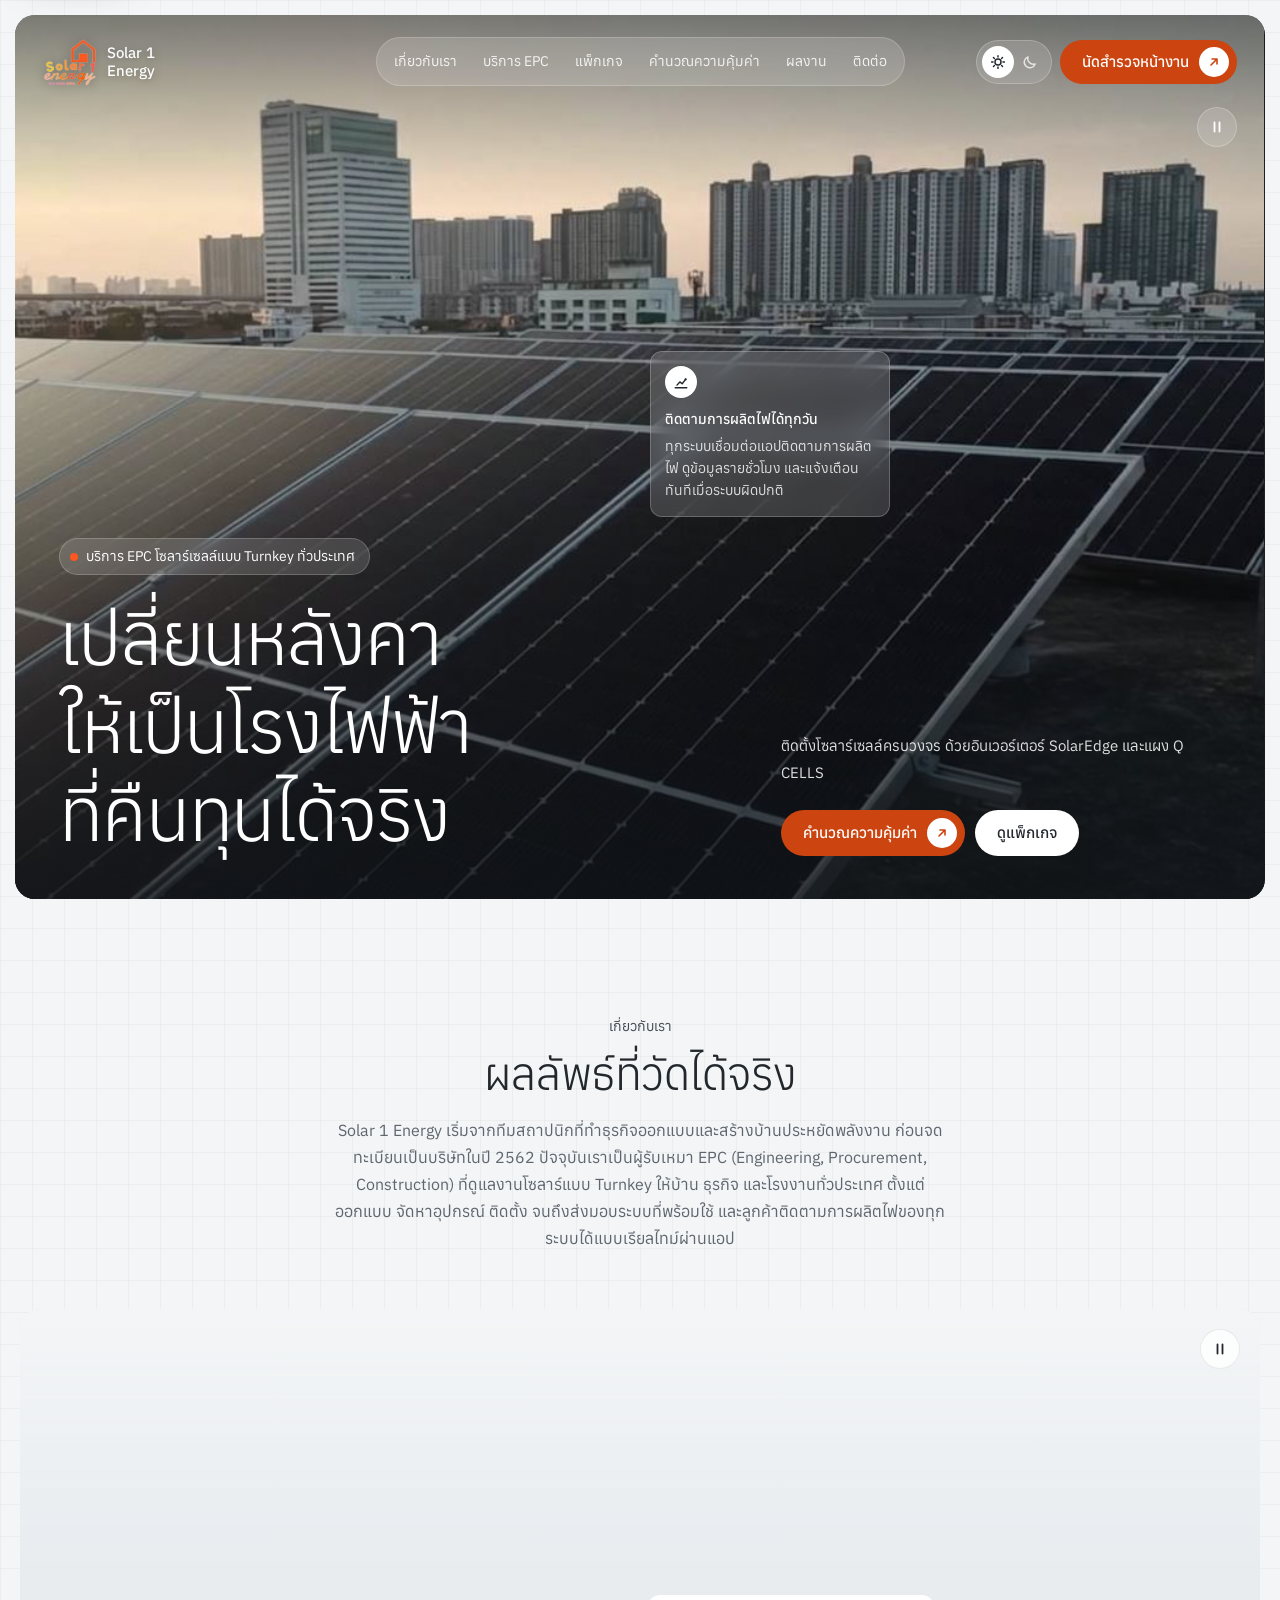
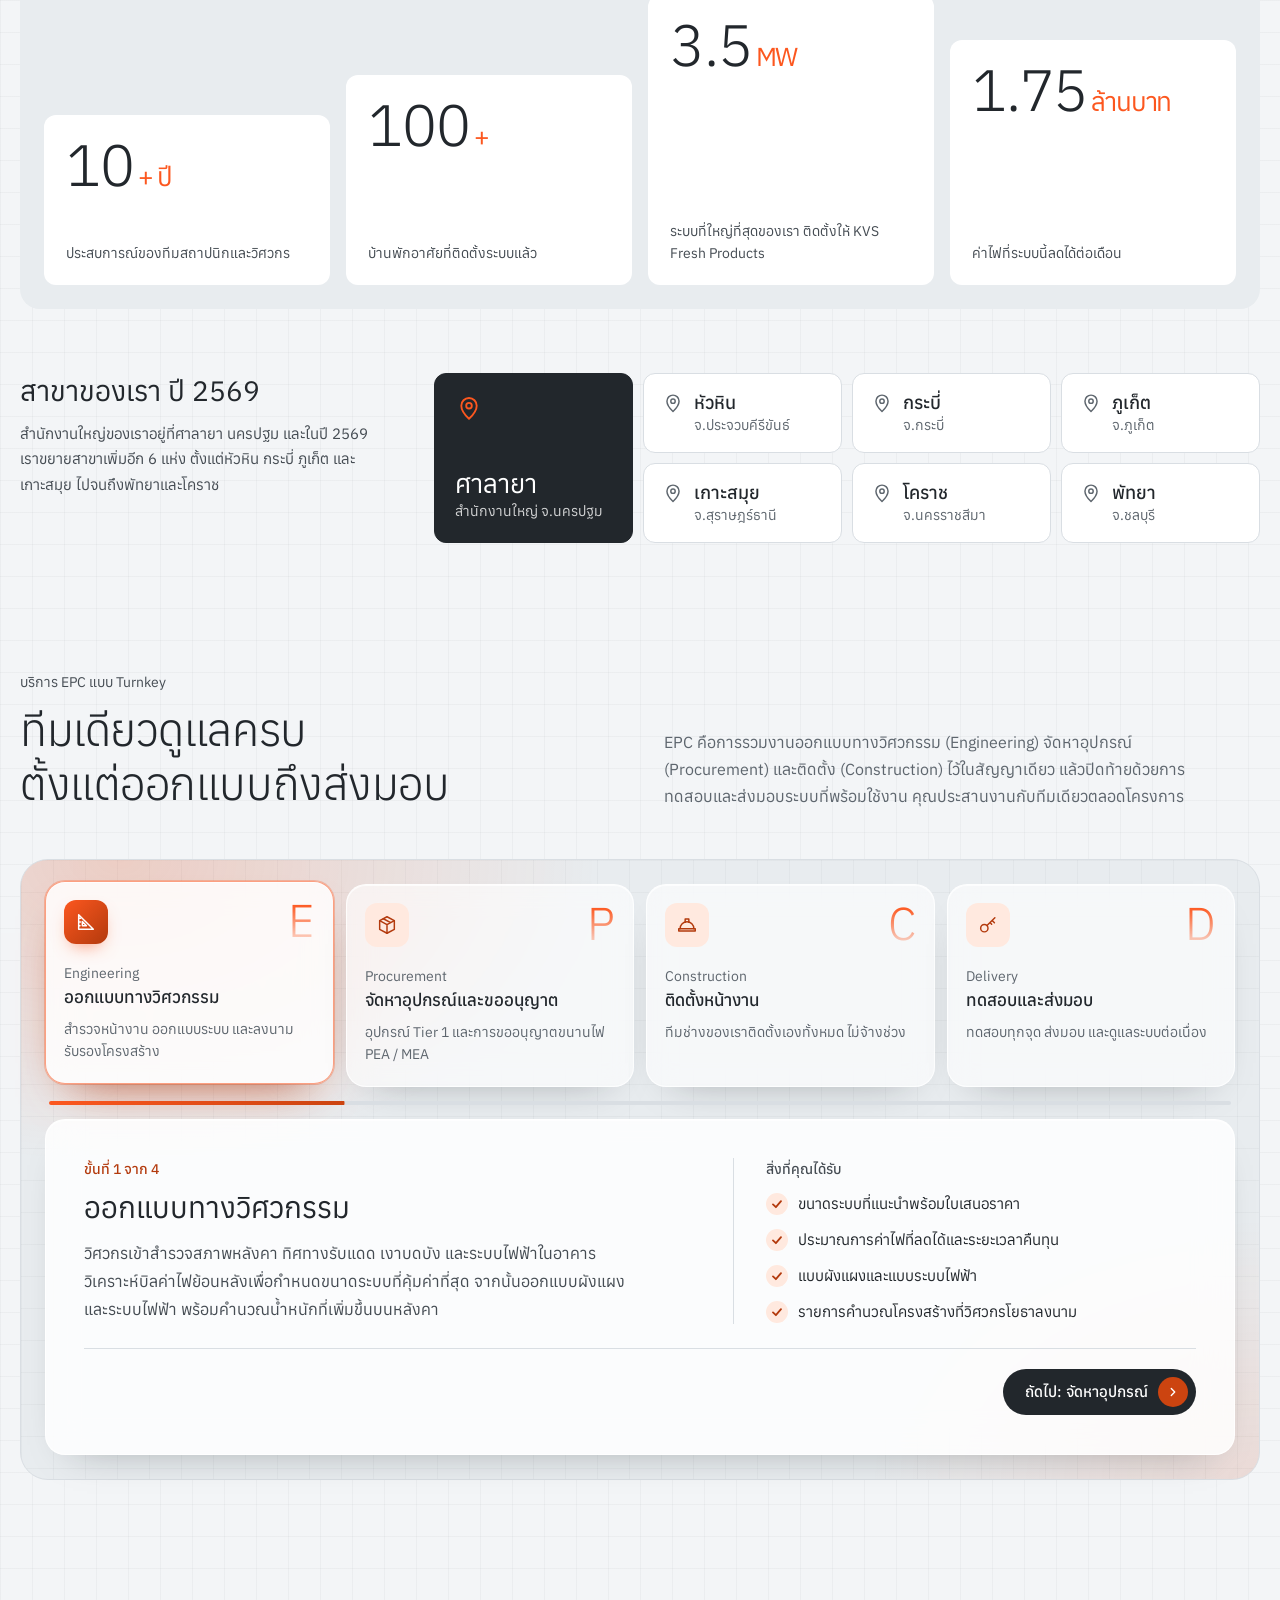
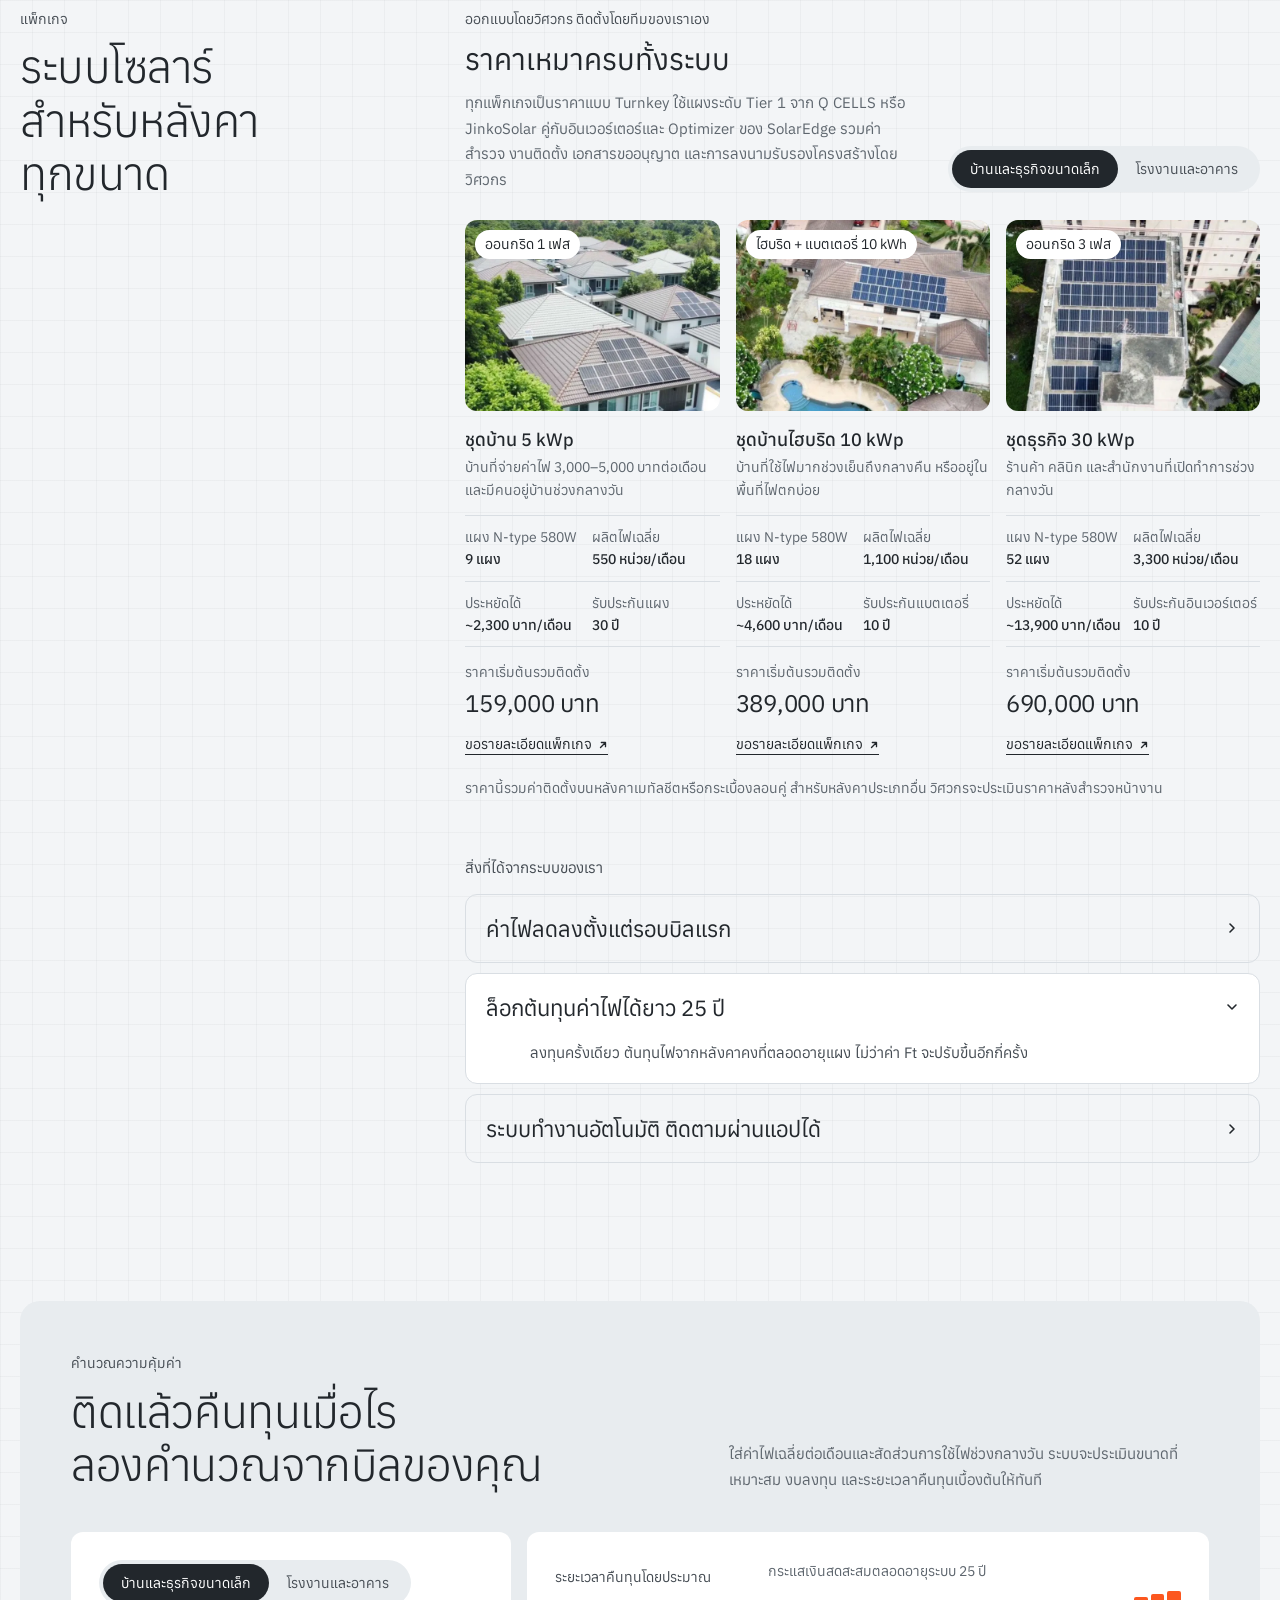
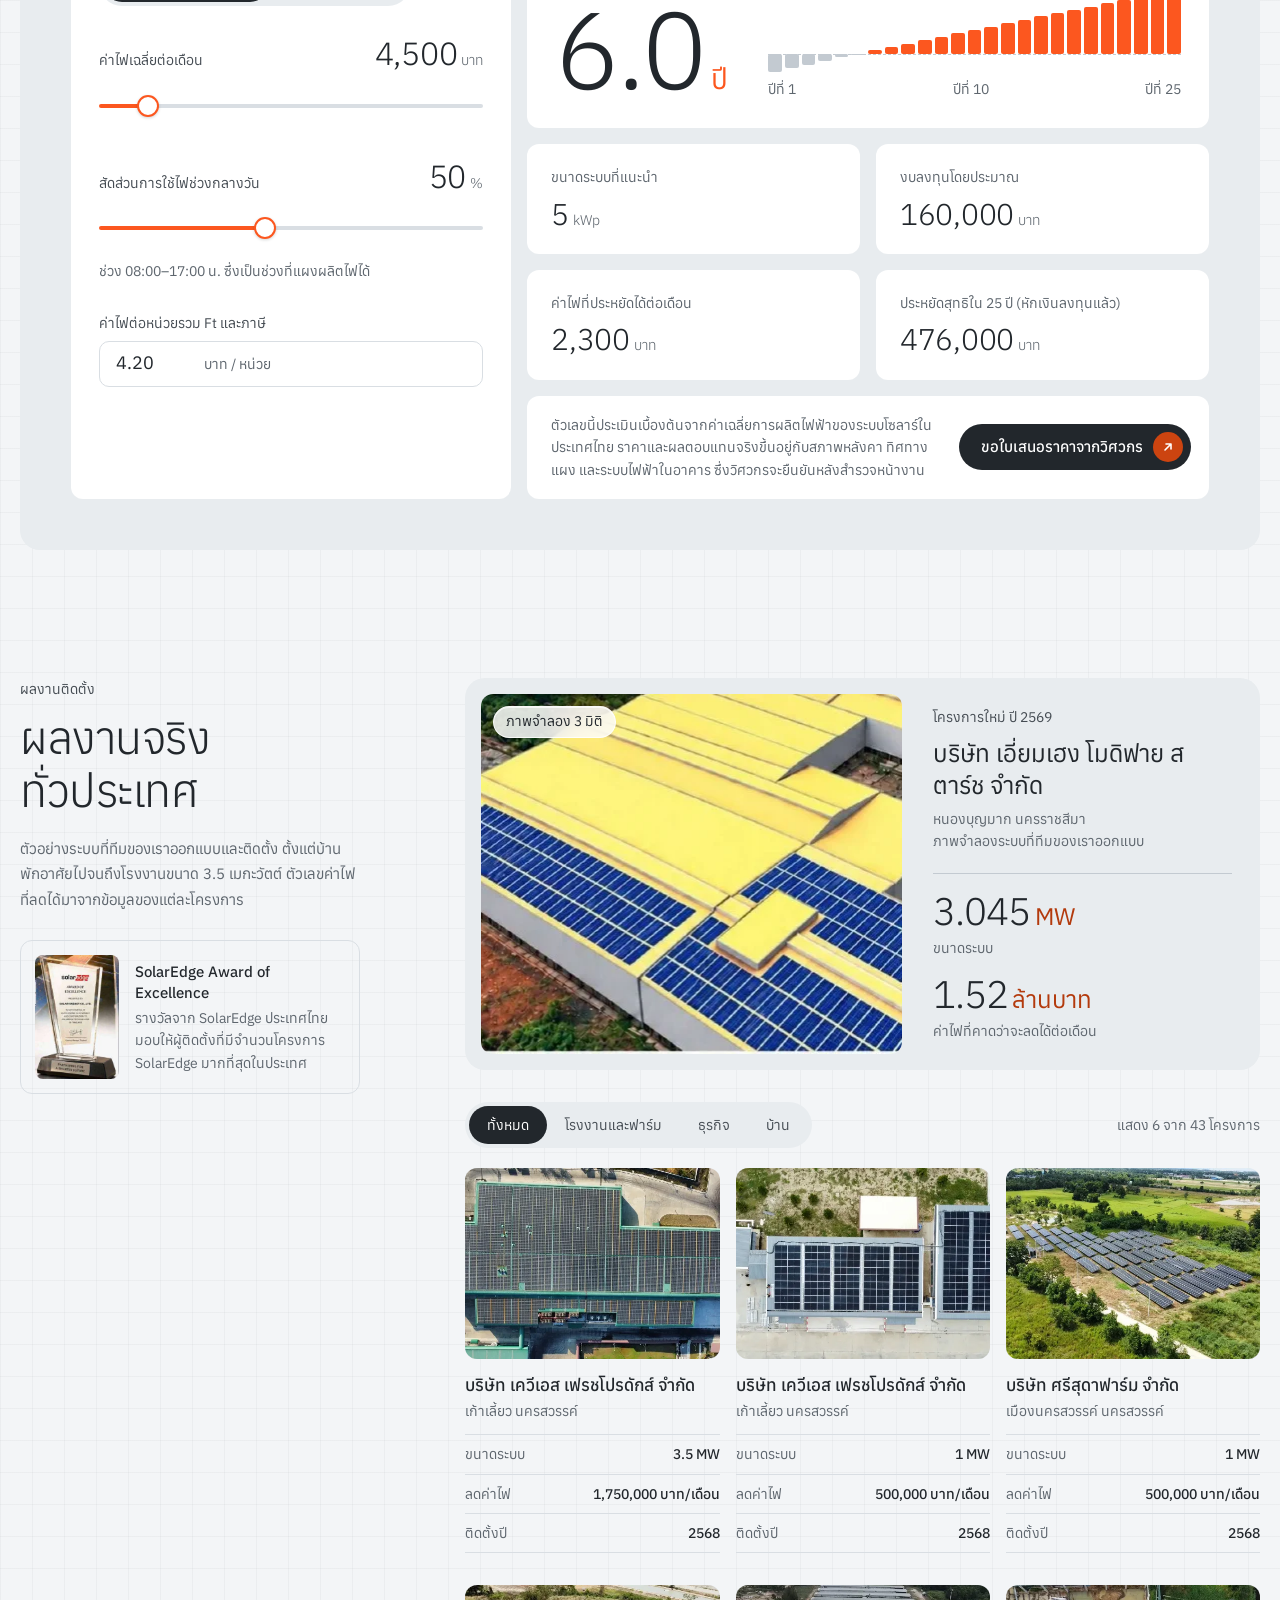
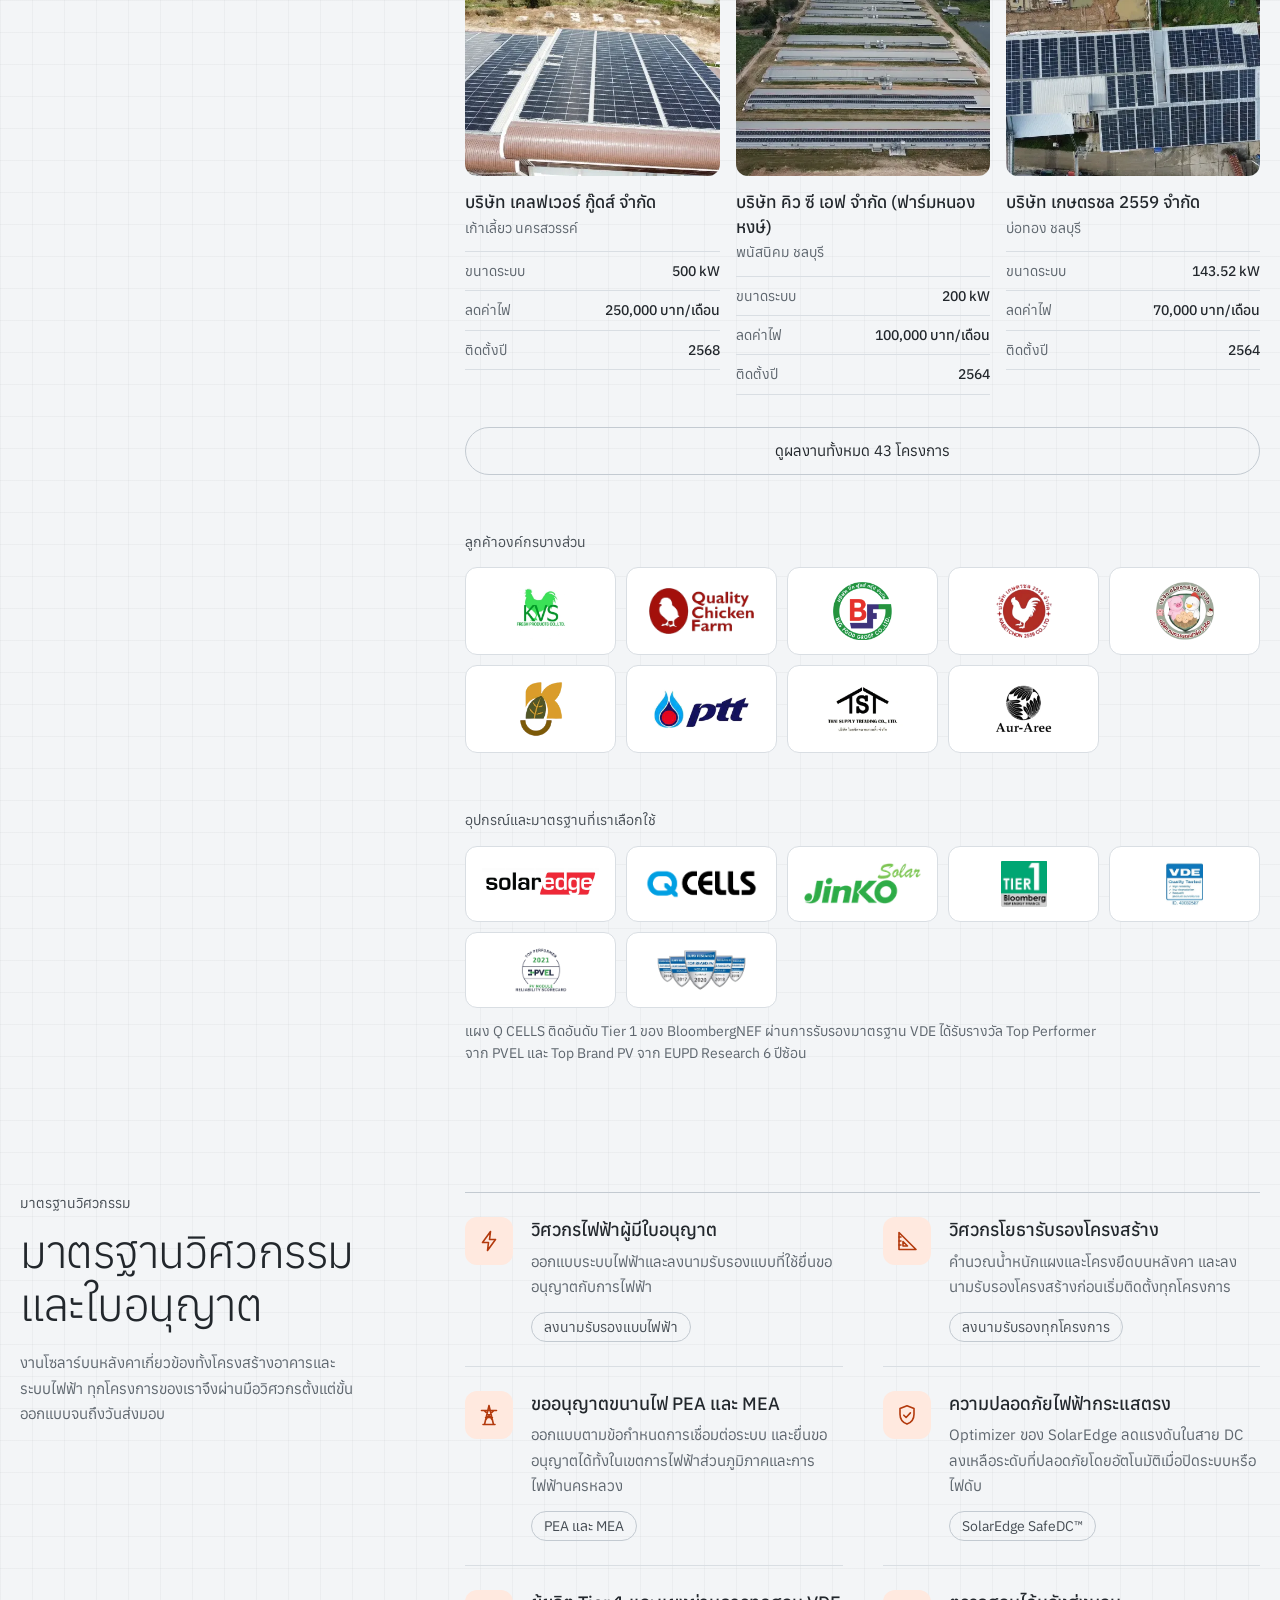
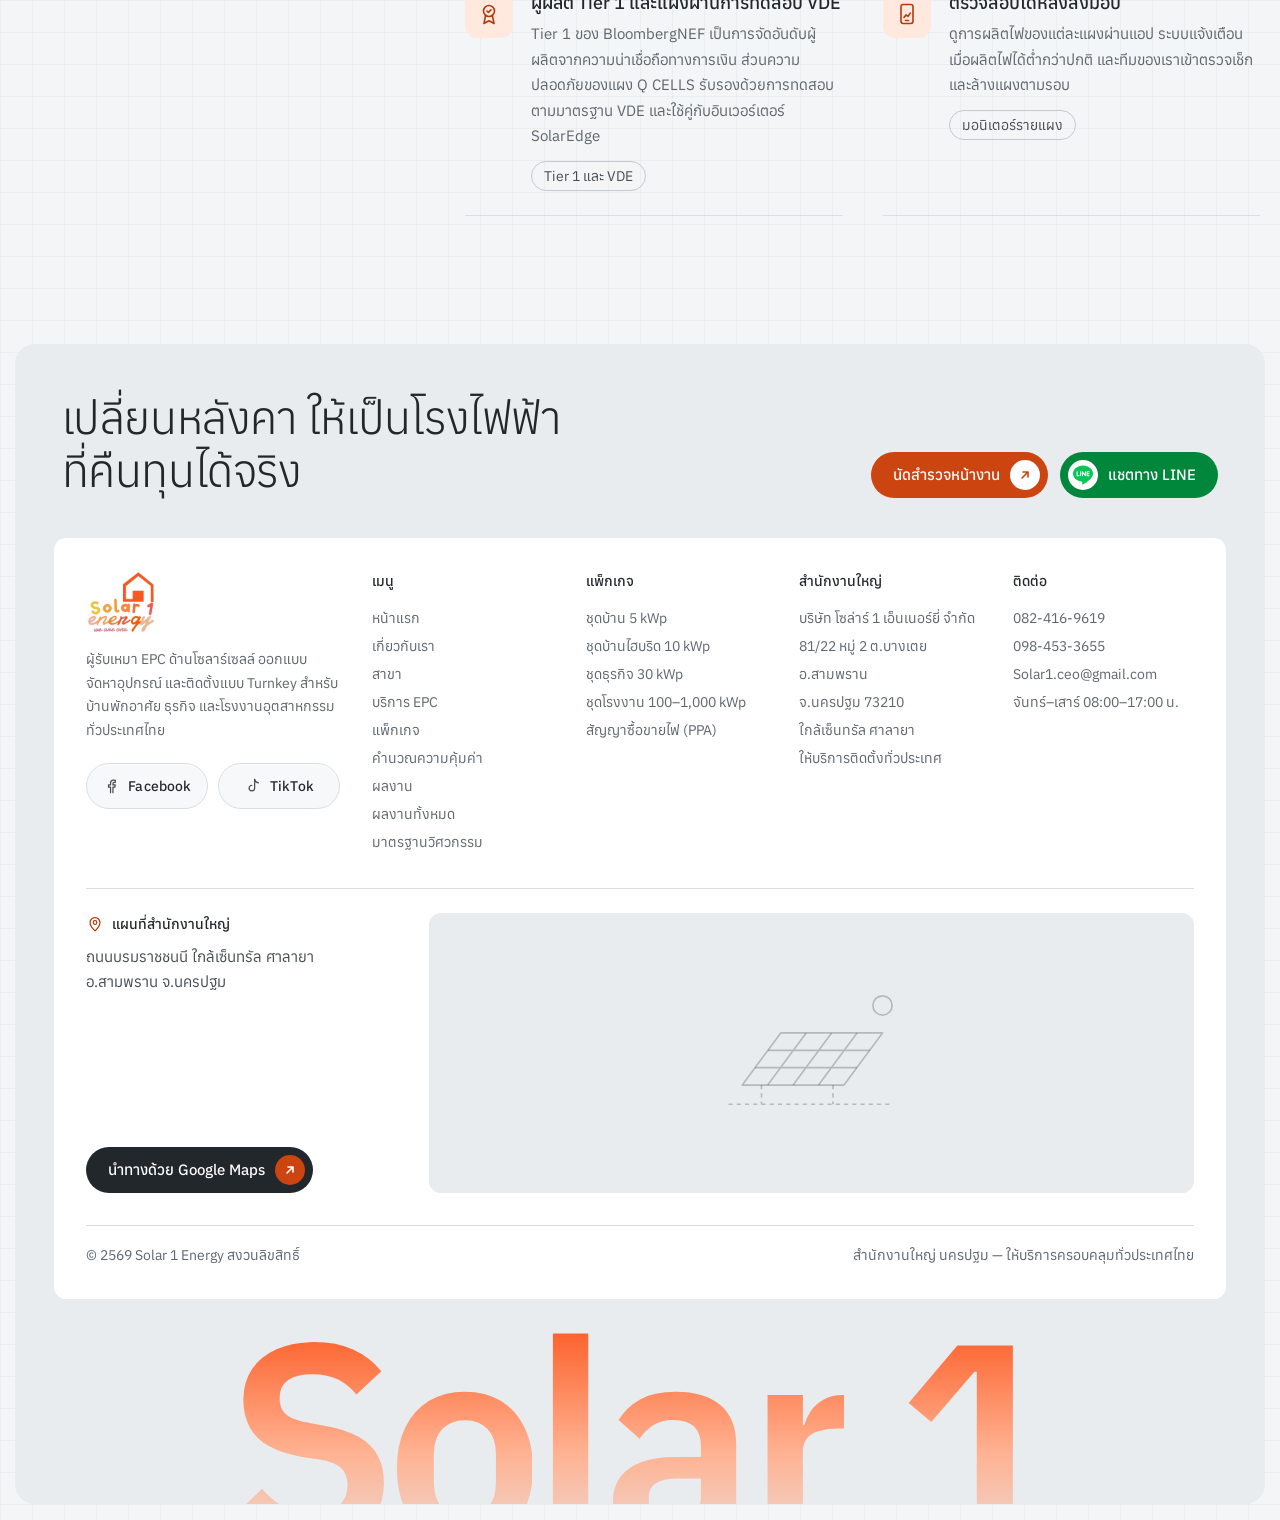
<file: index.html>
<!doctype html>
<html lang="th">
<head>
  <meta charset="utf-8">
  <meta name="viewport" content="width=device-width, initial-scale=1">
  <title>Solar 1 Energy | บริการ EPC ติดตั้งโซลาร์เซลล์แบบ Turnkey สำหรับบ้าน ธุรกิจ และโรงงาน</title>
  <meta name="description" content="Solar 1 Energy ผู้รับเหมา EPC ด้านโซลาร์เซลล์ สำนักงานใหญ่ นครปฐม ให้บริการแบบ Turnkey ทั่วประเทศ ออกแบบโดยวิศวกร จัดหาอุปกรณ์ Tier 1 ติดตั้ง ยื่นขออนุญาตขนานไฟ PEA/MEA จนถึงทดสอบและส่งมอบระบบ">
  <meta name="theme-color" content="#F3F5F7">
  <link rel="icon" href="/favicon.ico" sizes="48x48">
  <link rel="icon" href="/favicon.svg" type="image/svg+xml">
  <link rel="apple-touch-icon" href="/apple-touch-icon.png">
  <link rel="canonical" href="https://solar1-energy.vercel.app/">
  <!-- link previews (Facebook, LINE): absolute URLs, JPEG image -->
  <meta property="og:type" content="website">
  <meta property="og:site_name" content="Solar 1 Energy">
  <meta property="og:locale" content="th_TH">
  <meta property="og:url" content="https://solar1-energy.vercel.app/">
  <meta property="og:title" content="Solar 1 Energy | บริการ EPC ติดตั้งโซลาร์เซลล์แบบ Turnkey สำหรับบ้าน ธุรกิจ และโรงงาน">
  <meta property="og:description" content="Solar 1 Energy ผู้รับเหมา EPC ด้านโซลาร์เซลล์ สำนักงานใหญ่ นครปฐม ให้บริการแบบ Turnkey ทั่วประเทศ ออกแบบโดยวิศวกร จัดหาอุปกรณ์ Tier 1 ติดตั้ง ยื่นขออนุญาตขนานไฟ PEA/MEA จนถึงทดสอบและส่งมอบระบบ">
  <meta property="og:image" content="https://solar1-energy.vercel.app/Media/og-image.jpg">
  <meta property="og:image:type" content="image/jpeg">
  <meta property="og:image:width" content="1200">
  <meta property="og:image:height" content="630">
  <meta property="og:image:alt" content="Solar 1 Energy: เปลี่ยนหลังคา ให้เป็นโรงไฟฟ้า ที่คืนทุนได้จริง บนภาพแผงโซลาร์เซลล์บนหลังคาอาคาร">
  <meta name="twitter:card" content="summary_large_image">
  <!-- Static on purpose: crawlers don't run the Supabase overrides. Keep in step with the contact defaults in js/content.js.
       geo is the pin of the Solar 1 energy Google Maps listing (client link in hasMap) -->
  <script type="application/ld+json">
  {
    "@context": "https://schema.org",
    "@type": "HomeAndConstructionBusiness",
    "@id": "https://solar1-energy.vercel.app/#business",
    "name": "Solar 1 Energy",
    "alternateName": ["Solar One Energy", "โซล่าร์ 1 เอ็นเนอร์ยี่"],
    "legalName": "บริษัท โซล่าร์ 1 เอ็นเนอร์ยี่ จำกัด",
    "description": "ผู้รับเหมา EPC ด้านโซลาร์เซลล์ ให้บริการแบบ Turnkey สำหรับบ้าน ธุรกิจ และโรงงาน ตั้งแต่สำรวจหน้างาน ออกแบบและรับรองโครงสร้างโดยวิศวกร ยื่นขออนุญาตขนานไฟ PEA/MEA จนถึงทดสอบและส่งมอบระบบ สำนักงานใหญ่ นครปฐม",
    "knowsAbout": ["EPC (Engineering, Procurement, Construction)", "Turnkey solar rooftop installation", "PEA and MEA grid-connection permits", "Hybrid solar and battery storage"],
    "url": "https://solar1-energy.vercel.app/",
    "logo": "https://solar1-energy.vercel.app/Media/logo-mark.png",
    "image": "https://solar1-energy.vercel.app/Media/hero-poster.jpg",
    "telephone": "+66-82-416-9619",
    "contactPoint": [
      { "@type": "ContactPoint", "contactType": "sales", "telephone": "+66-82-416-9619", "areaServed": "TH", "availableLanguage": ["th"] },
      { "@type": "ContactPoint", "contactType": "customer service", "telephone": "+66-98-453-3655", "areaServed": "TH", "availableLanguage": ["th"] }
    ],
    "email": "Solar1.ceo@gmail.com",
    "address": {
      "@type": "PostalAddress",
      "streetAddress": "81/22 หมู่ 2 ต.บางเตย",
      "addressLocality": "อ.สามพราน",
      "addressRegion": "นครปฐม",
      "postalCode": "73210",
      "addressCountry": "TH"
    },
    "geo": { "@type": "GeoCoordinates", "latitude": 13.7862099, "longitude": 100.2789985 },
    "hasMap": "https://maps.app.goo.gl/a4HXT5cZNxeLnpW88",
    "openingHoursSpecification": [{
      "@type": "OpeningHoursSpecification",
      "dayOfWeek": ["Monday", "Tuesday", "Wednesday", "Thursday", "Friday", "Saturday"],
      "opens": "08:00",
      "closes": "17:00"
    }],
    "areaServed": [
      { "@type": "AdministrativeArea", "name": "Nakhon Pathom" },
      { "@type": "AdministrativeArea", "name": "Bangkok" },
      { "@type": "AdministrativeArea", "name": "Nonthaburi" },
      { "@type": "AdministrativeArea", "name": "Pathum Thani" },
      { "@type": "AdministrativeArea", "name": "Ratchaburi" },
      { "@type": "City", "name": "Hua Hin" },
      { "@type": "AdministrativeArea", "name": "Krabi" },
      { "@type": "AdministrativeArea", "name": "Phuket" },
      { "@type": "City", "name": "Ko Samui" },
      { "@type": "AdministrativeArea", "name": "Nakhon Ratchasima" },
      { "@type": "City", "name": "Pattaya" }
    ],
    "sameAs": ["https://www.facebook.com/share/19szTP2P9t/", "https://www.tiktok.com/@solar1.ceo", "https://line.me/ti/p/~solar1.korat"]
  }
  </script>
  <link rel="preload" href="Font/Anuphan/Anuphan-VariableFont_wght.ttf" as="font" type="font/ttf" crossorigin>
  <!-- the hero's first frame is the largest thing above the fold -->
  <link rel="preload" href="Media/hero-poster.jpg" as="image" fetchpriority="high">
  <script>
    // Theme before first paint: stored choice, otherwise the OS preference.
    (function () {
      var root = document.documentElement, t = null;
      try { t = localStorage.getItem('theme'); } catch (e) {}
      if (t !== 'light' && t !== 'dark') t = matchMedia('(prefers-color-scheme: dark)').matches ? 'dark' : 'light';
      root.dataset.theme = t;
      root.classList.add('js');
    })();
  </script>
  <link rel="stylesheet" href="styles.css">
</head>
<body>

<a class="skip-link" href="#content">ข้ามไปยังเนื้อหา</a>

<svg width="0" height="0" style="position:absolute" aria-hidden="true">
  <symbol id="i-arrow" viewBox="0 0 12 12"><path d="M3 9 9 3M4 3h5v5" fill="none" stroke="currentColor" stroke-width="1.6" stroke-linecap="round" stroke-linejoin="round"/></symbol>
  <symbol id="i-pause" viewBox="0 0 14 14"><path d="M4.5 2.5v9M9.5 2.5v9" fill="none" stroke="currentColor" stroke-width="1.8" stroke-linecap="round"/></symbol>
  <symbol id="i-play" viewBox="0 0 14 14"><path d="M4 2.6v8.8a.5.5 0 0 0 .76.43l7-4.4a.5.5 0 0 0 0-.86l-7-4.4A.5.5 0 0 0 4 2.6z" fill="currentColor"/></symbol>
  <symbol id="i-menu" viewBox="0 0 18 18"><path d="M3 5.5h12M3 12.5h12" fill="none" stroke="currentColor" stroke-width="1.7" stroke-linecap="round"/></symbol>
  <symbol id="i-close" viewBox="0 0 18 18"><path d="M4.5 4.5l9 9M13.5 4.5l-9 9" fill="none" stroke="currentColor" stroke-width="1.7" stroke-linecap="round"/></symbol>
  <symbol id="i-chart" viewBox="0 0 18 18"><path d="M2.5 15.5h13M4.5 12.5l3.2-3.6 2.6 2.1 3.9-5" fill="none" stroke="currentColor" stroke-width="1.6" stroke-linecap="round" stroke-linejoin="round"/><circle cx="14.2" cy="6" r="1.3" fill="currentColor"/></symbol>
  <symbol id="i-sun" viewBox="0 0 18 18"><circle cx="9" cy="9" r="3.4" fill="none" stroke="currentColor" stroke-width="1.6"/><path d="M9 1.8v1.6M9 14.6v1.6M1.8 9h1.6M14.6 9h1.6M3.9 3.9l1.1 1.1M13 13l1.1 1.1M3.9 14.1 5 13M13 5l1.1-1.1" fill="none" stroke="currentColor" stroke-width="1.6" stroke-linecap="round"/></symbol>
  <symbol id="i-moon" viewBox="0 0 18 18"><path d="M14.8 11.2A6.3 6.3 0 0 1 6.8 3.2a6.3 6.3 0 1 0 8 8z" fill="none" stroke="currentColor" stroke-width="1.6" stroke-linejoin="round"/></symbol>
  <symbol id="i-bolt" viewBox="0 0 24 24"><g fill="none" stroke="currentColor" stroke-width="1.6" stroke-linecap="round" stroke-linejoin="round"><path d="M13.5 2.5 5.5 13.5h6l-1 8 8-11h-6l1-8z"/></g></symbol>
  <symbol id="i-square" viewBox="0 0 24 24"><g fill="none" stroke="currentColor" stroke-width="1.6" stroke-linecap="round" stroke-linejoin="round"><path d="M4 3.5v17h17z"/><path d="M8 12.5v4.5h4.5zM4 8h2M4 12h2M4 16h2"/></g></symbol>
  <symbol id="i-tower" viewBox="0 0 24 24"><g fill="none" stroke="currentColor" stroke-width="1.6" stroke-linecap="round" stroke-linejoin="round"><path d="M12 2.5 7.5 21.5M12 2.5l4.5 19M6 21.5h12M4.5 7.5h15M7 7.5 12 12l5-4.5M9 16.5l3-4.5 3 4.5M8.6 14.5h6.8"/></g></symbol>
  <symbol id="i-shield" viewBox="0 0 24 24"><g fill="none" stroke="currentColor" stroke-width="1.6" stroke-linecap="round" stroke-linejoin="round"><path d="M12 2.8 5 5.6v5.6c0 4.5 2.9 8.3 7 9.9 4.1-1.6 7-5.4 7-9.9V5.6z"/><path d="m8.8 12.2 2.3 2.3 4.3-4.6"/></g></symbol>
  <symbol id="i-medal" viewBox="0 0 24 24"><g fill="none" stroke="currentColor" stroke-width="1.6" stroke-linecap="round" stroke-linejoin="round"><circle cx="12" cy="9" r="5.5"/><path d="m8.6 13.4-1.6 8.1 5-2.7 5 2.7-1.6-8.1"/><path d="m10 9 1.4 1.4L14 7.8"/></g></symbol>
  <symbol id="i-monitor" viewBox="0 0 24 24"><g fill="none" stroke="currentColor" stroke-width="1.6" stroke-linecap="round" stroke-linejoin="round"><rect x="6" y="2.5" width="12" height="19" rx="2.2"/><path d="M9 15.5l2-2.6 2 1.5 2.2-3.2M10.5 18.5h3"/></g></symbol>
  <symbol id="i-check" viewBox="0 0 14 14"><path d="M3 7.4 5.9 10.2 11 4.2" fill="none" stroke="currentColor" stroke-width="1.8" stroke-linecap="round" stroke-linejoin="round"/></symbol>
  <symbol id="i-setsquare" viewBox="0 0 24 24"><g fill="none" stroke="currentColor" stroke-width="1.6" stroke-linecap="round" stroke-linejoin="round"><path d="M4 4v16h16z"/><path d="M8 11.5V16h4.5z"/><path d="M4 8h2M4 12h2M4 16h1.5"/></g></symbol>
  <symbol id="i-box" viewBox="0 0 24 24"><g fill="none" stroke="currentColor" stroke-width="1.6" stroke-linecap="round" stroke-linejoin="round"><path d="M12 3 20 7.3v9.4L12 21l-8-4.3V7.3z"/><path d="m4 7.3 8 4.3 8-4.3M12 11.6V21M8 5.2l8 4.3"/></g></symbol>
  <symbol id="i-helmet" viewBox="0 0 24 24"><g fill="none" stroke="currentColor" stroke-width="1.6" stroke-linecap="round" stroke-linejoin="round"><path d="M4.5 16a7.5 7.5 0 0 1 15 0"/><path d="M3 16h18v2.5H3z"/><path d="M10 9V5.5h4V9"/></g></symbol>
  <symbol id="i-key" viewBox="0 0 24 24"><g fill="none" stroke="currentColor" stroke-width="1.6" stroke-linecap="round" stroke-linejoin="round"><circle cx="8" cy="15.5" r="4"/><path d="m10.9 12.6 8.6-8.6M16.5 7l2.5 2.5M14.2 9.3l1.8 1.8"/></g></symbol>
  <symbol id="i-line" viewBox="0 0 24 24"><g fill="none" stroke="currentColor" stroke-width="1.6" stroke-linecap="round" stroke-linejoin="round"><path d="M12 4.2c-5 0-9 3.2-9 7.1 0 3.5 3.1 6.4 7.4 7l-.3 2.5 3.6-2.4c4.2-.5 7.3-3.5 7.3-7.1 0-3.9-4-7.1-9-7.1z"/><path d="M7.5 9.6v3.4h2M11.6 9.6V13M13.8 13V9.6l2.7 3.4V9.6"/></g></symbol>
  <symbol id="i-line-brand" viewBox="0 0 24 24"><path fill="currentColor" d="M19.365 9.863c.349 0 .63.285.63.631 0 .345-.281.63-.63.63H17.61v1.125h1.755c.349 0 .63.283.63.63 0 .344-.281.629-.63.629h-2.386c-.345 0-.627-.285-.627-.629V8.108c0-.345.282-.63.63-.63h2.386c.346 0 .627.285.627.63 0 .349-.281.63-.63.63H17.61v1.125h1.755zm-3.855 3.016c0 .27-.174.51-.432.596-.064.021-.133.031-.199.031-.211 0-.391-.09-.51-.25l-2.443-3.317v2.94c0 .344-.279.629-.631.629-.346 0-.626-.285-.626-.629V8.108c0-.27.173-.51.43-.595.06-.023.136-.033.194-.033.195 0 .375.104.495.254l2.462 3.33V8.108c0-.345.282-.63.63-.63.345 0 .63.285.63.63v4.771zm-5.741 0c0 .344-.282.629-.631.629-.345 0-.627-.285-.627-.629V8.108c0-.345.282-.63.63-.63.346 0 .628.285.628.63v4.771zm-2.466.629H4.917c-.345 0-.63-.285-.63-.629V8.108c0-.345.285-.63.63-.63.348 0 .63.285.63.63v4.141h1.756c.348 0 .629.283.629.63 0 .344-.282.629-.629.629M24 10.314C24 4.943 18.615.572 12 .572S0 4.943 0 10.314c0 4.811 4.27 8.842 10.035 9.608.391.082.923.258 1.058.59.12.301.079.766.038 1.08l-.164 1.02c-.045.301-.24 1.186 1.049.645 1.291-.539 6.916-4.078 9.436-6.975C23.176 14.393 24 12.458 24 10.314"/></symbol>
  <symbol id="i-facebook" viewBox="0 0 24 24"><g fill="none" stroke="currentColor" stroke-width="1.6" stroke-linecap="round" stroke-linejoin="round"><path d="M14.6 21v-7.4h2.6l.4-3.1h-3V8.6c0-.9.3-1.5 1.6-1.5h1.6V4.3a21 21 0 0 0-2.4-.1c-2.4 0-4 1.4-4 4.1v2.2H8.7v3.1h2.7V21"/></g></symbol>
  <symbol id="i-tiktok" viewBox="0 0 24 24"><g fill="none" stroke="currentColor" stroke-width="1.6" stroke-linecap="round" stroke-linejoin="round"><path d="M14.2 3.2v11.5a3.7 3.7 0 1 1-3.7-3.7"/><path d="M14.2 3.2c.4 2.6 2.2 4.4 5 4.6"/></g></symbol>
  <symbol id="i-instagram" viewBox="0 0 24 24"><g fill="none" stroke="currentColor" stroke-width="1.6" stroke-linecap="round" stroke-linejoin="round"><rect x="3.2" y="3.2" width="17.6" height="17.6" rx="5"/><circle cx="12" cy="12" r="4"/><circle cx="17.2" cy="6.8" r=".4"/></g></symbol>
  <symbol id="i-youtube" viewBox="0 0 24 24"><g fill="none" stroke="currentColor" stroke-width="1.6" stroke-linecap="round" stroke-linejoin="round"><rect x="2.6" y="5.6" width="18.8" height="12.8" rx="4"/><path d="m10.2 9.4 4.6 2.6-4.6 2.6z"/></g></symbol>
  <symbol id="i-pin" viewBox="0 0 24 24"><g fill="none" stroke="currentColor" stroke-width="1.6" stroke-linecap="round" stroke-linejoin="round"><path d="M12 21.2s-6.6-6.2-6.6-11.2a6.6 6.6 0 0 1 13.2 0c0 5-6.6 11.2-6.6 11.2z"/><circle cx="12" cy="10" r="2.4"/></g></symbol>
  <symbol id="i-chev" viewBox="0 0 14 14"><path d="M5 3l4 4-4 4" fill="none" stroke="currentColor" stroke-width="1.6" stroke-linecap="round" stroke-linejoin="round"/></symbol>
</svg>

<!-- ============ HERO ============ -->
<header class="hero-shell" id="top">
  <div class="hero">
    <video class="hero-video" autoplay muted loop playsinline webkit-playsinline preload="metadata" poster="Media/hero-poster.jpg" disablepictureinpicture disableremoteplayback aria-hidden="true">
      <source src="Media/hero.mp4" type="video/mp4">
    </video>

    <button class="video-toggle" type="button" aria-pressed="false" aria-label="หยุดวิดีโอพื้นหลัง" data-in style="--d:800ms">
      <svg class="i-pause"><use href="#i-pause"/></svg><svg class="i-play"><use href="#i-play"/></svg>
    </button>

    <nav class="nav" aria-label="เมนูหลัก" data-in style="--d:100ms">
      <a class="logo-chip" href="#top" aria-label="Solar 1 Energy หน้าแรก">
        <picture>
          <source srcset="Media/logo-mark.webp" type="image/webp">
          <img src="Media/logo-mark.png" width="160" height="144" fetchpriority="high" decoding="async" alt="Solar 1 Energy">
        </picture>
        <span>Solar 1<br>Energy</span>
      </a>
      <div class="nav-links" id="nav-links">
        <a href="#top" aria-current="page">หน้าแรก</a>
        <a href="#impact">เกี่ยวกับเรา</a>
        <a href="#process">บริการ EPC</a>
        <a href="#packages">แพ็กเกจ</a>
        <a href="#calculator">คำนวณความคุ้มค่า</a>
        <a href="#projects">ผลงาน</a>
        <a href="#contact">ติดต่อ</a>
        <span class="nav-thumb" aria-hidden="true"></span>
        <!-- drawer extras: only shown when the links collapse behind the menu button -->
        <div class="nav-drawer-foot">
          <div class="drawer-row">
            <span id="drawer-theme-label">โหมดมืด</span>
            <button class="theme-toggle" type="button" role="switch" aria-checked="false" aria-labelledby="drawer-theme-label">
              <span class="theme-knob" aria-hidden="true"></span>
              <svg class="i-sun" aria-hidden="true"><use href="#i-sun"/></svg>
              <svg class="i-moon" aria-hidden="true"><use href="#i-moon"/></svg>
            </button>
          </div>
          <a class="btn btn--orange drawer-cta" href="#calculator">คำนวณความคุ้มค่า <span class="btn-ico"><svg><use href="#i-arrow"/></svg></span></a>
        </div>
      </div>
      <div class="nav-actions">
        <button class="theme-toggle" type="button" role="switch" aria-checked="false" aria-label="โหมดมืด">
          <span class="theme-knob" aria-hidden="true"></span>
          <svg class="i-sun" aria-hidden="true"><use href="#i-sun"/></svg>
          <svg class="i-moon" aria-hidden="true"><use href="#i-moon"/></svg>
        </button>
        <a class="btn btn--orange" href="#contact">นัดสำรวจหน้างาน <span class="btn-ico"><svg><use href="#i-arrow"/></svg></span></a>
        <button class="menu-btn" type="button" aria-expanded="false" aria-controls="nav-links" aria-label="เปิดเมนู">
          <svg class="i-menu"><use href="#i-menu"/></svg><svg class="i-close"><use href="#i-close"/></svg>
        </button>
      </div>
    </nav>

    <div class="hero-card" data-in style="--d:720ms">
      <span class="hero-card-ico" aria-hidden="true"><svg><use href="#i-chart"/></svg></span>
      <strong>ติดตามการผลิตไฟได้ทุกวัน</strong>
      <p>ทุกระบบเชื่อมต่อแอปติดตามการผลิตไฟ ดูข้อมูลรายชั่วโมง และแจ้งเตือนทันทีเมื่อระบบผิดปกติ</p>
    </div>

    <div class="hero-bottom" id="content" tabindex="-1">
      <div>
        <span class="tag" data-in style="--d:200ms"><span class="dot"></span><span data-c="hero.tag">บริการ EPC โซลาร์เซลล์แบบ Turnkey ทั่วประเทศ</span></span>
        <h1>
          <span class="line"><span style="--d:260ms">เปลี่ยนหลังคา</span></span>
          <span class="line"><span style="--d:340ms">ให้เป็นโรงไฟฟ้า</span></span>
          <span class="line"><span style="--d:420ms">ที่คืนทุนได้จริง</span></span>
        </h1>
      </div>
      <div class="hero-copy">
        <p data-in style="--d:520ms" data-c="hero.subtitle">ติดตั้งโซลาร์เซลล์ครบวงจร ด้วยอินเวอร์เตอร์ SolarEdge และแผง Q CELLS</p>
        <div class="hero-actions">
          <a class="btn btn--orange" href="#calculator" data-in style="--d:600ms"><span data-c="hero.ctaPrimary">คำนวณความคุ้มค่า</span> <span class="btn-ico"><svg><use href="#i-arrow"/></svg></span></a>
          <a class="btn btn--white btn--plain" href="#packages" data-in style="--d:660ms"><span data-c="hero.ctaSecondary">ดูแพ็กเกจ</span></a>
        </div>
      </div>
    </div>
  </div>
</header>

<main>

<!-- ============ IMPACT ============ -->
<section class="impact" id="impact">
  <div class="wrap">
    <div class="impact-head">
      <p class="kicker">เกี่ยวกับเรา</p>
      <h2 class="h2">ผลลัพธ์ที่วัดได้จริง</h2>
      <p class="lede">Solar 1 Energy เริ่มจากทีมสถาปนิกที่ทำธุรกิจออกแบบและสร้างบ้านประหยัดพลังงาน ก่อนจดทะเบียนเป็นบริษัทในปี 2562 ปัจจุบันเราเป็นผู้รับเหมา EPC (Engineering, Procurement, Construction) ที่ดูแลงานโซลาร์แบบ Turnkey ให้บ้าน ธุรกิจ และโรงงานทั่วประเทศ ตั้งแต่ออกแบบ จัดหาอุปกรณ์ ติดตั้ง จนถึงส่งมอบระบบที่พร้อมใช้ และลูกค้าติดตามการผลิตไฟของทุกระบบได้แบบเรียลไทม์ผ่านแอป</p>
    </div>

    <div class="impact-panel media-frame">
      <video class="impact-video" src="Media/hero.mp4#t=6.5" muted loop playsinline webkit-playsinline preload="metadata" disablepictureinpicture disableremoteplayback aria-hidden="true"></video>
      <button class="video-toggle video-toggle--panel" type="button" aria-pressed="false" aria-label="หยุดวิดีโอพื้นหลัง">
        <svg class="i-pause"><use href="#i-pause"/></svg><svg class="i-play"><use href="#i-play"/></svg>
      </button>
      <div class="stats">
        <div class="stat"><div class="stat-num"><span data-count="10">10</span><small>+ ปี</small></div><div class="stat-label">ประสบการณ์ของทีมสถาปนิกและวิศวกร</div></div>
        <div class="stat"><div class="stat-num"><span data-count="100">100</span><small>+</small></div><div class="stat-label">บ้านพักอาศัยที่ติดตั้งระบบแล้ว</div></div>
        <div class="stat"><div class="stat-num"><span data-count="3.5">3.5</span><small>MW</small></div><div class="stat-label">ระบบที่ใหญ่ที่สุดของเรา ติดตั้งให้ KVS Fresh Products</div></div>
        <div class="stat"><div class="stat-num"><span data-count="1.75">1.75</span><small>ล้านบาท</small></div><div class="stat-label">ค่าไฟที่ระบบนี้ลดได้ต่อเดือน</div></div>
      </div>
    </div>

    <!-- branch network (client update, 2026-10-29): HQ plus the six 2569 branches -->
    <div class="branches" id="branches">
      <div class="branches-head">
        <h3 class="branches-title"><span>สาขาของเรา</span> <span>ปี 2569</span></h3>
        <p>สำนักงานใหญ่ของเราอยู่ที่ศาลายา นครปฐม และในปี 2569 เราขยายสาขาเพิ่มอีก 6 แห่ง ตั้งแต่หัวหิน กระบี่ ภูเก็ต และเกาะสมุย ไปจนถึงพัทยาและโคราช</p>
      </div>
      <ul class="branch-list">
        <li class="branch branch--hq"><svg aria-hidden="true"><use href="#i-pin"/></svg><strong>ศาลายา</strong><span>สำนักงานใหญ่ จ.นครปฐม</span></li>
        <li class="branch"><svg aria-hidden="true"><use href="#i-pin"/></svg><strong>หัวหิน</strong><span>จ.ประจวบคีรีขันธ์</span></li>
        <li class="branch"><svg aria-hidden="true"><use href="#i-pin"/></svg><strong>กระบี่</strong><span>จ.กระบี่</span></li>
        <li class="branch"><svg aria-hidden="true"><use href="#i-pin"/></svg><strong>ภูเก็ต</strong><span>จ.ภูเก็ต</span></li>
        <li class="branch"><svg aria-hidden="true"><use href="#i-pin"/></svg><strong>เกาะสมุย</strong><span>จ.สุราษฎร์ธานี</span></li>
        <li class="branch"><svg aria-hidden="true"><use href="#i-pin"/></svg><strong>โคราช</strong><span>จ.นครราชสีมา</span></li>
        <li class="branch"><svg aria-hidden="true"><use href="#i-pin"/></svg><strong>พัทยา</strong><span>จ.ชลบุรี</span></li>
      </ul>
    </div>
  </div>
</section>

<!-- ============ EPC WORKFLOW ============ -->
<section class="process" id="process" aria-labelledby="process-title">
  <div class="wrap">
    <div class="process-head">
      <div>
        <p class="kicker">บริการ EPC แบบ Turnkey</p>
        <h2 class="h2" id="process-title">ทีมเดียวดูแลครบ<br>ตั้งแต่ออกแบบถึงส่งมอบ</h2>
      </div>
      <p class="lede">EPC คือการรวมงานออกแบบทางวิศวกรรม (Engineering) จัดหาอุปกรณ์ (Procurement) และติดตั้ง (Construction) ไว้ในสัญญาเดียว แล้วปิดท้ายด้วยการทดสอบและส่งมอบระบบที่พร้อมใช้งาน คุณประสานงานกับทีมเดียวตลอดโครงการ</p>
    </div>

    <div class="flow" id="flow">
      <ol class="flow-rail" aria-label="4 ระยะของงาน EPC">
        <li><button class="flow-tab" type="button" id="flow-tab-1" aria-controls="flow-1">
          <span class="flow-badge"><svg aria-hidden="true"><use href="#i-setsquare"/></svg></span>
          <span class="flow-letter" aria-hidden="true">E</span>
          <span class="flow-en">Engineering</span>
          <span class="flow-name"><span class="flow-name-full">ออกแบบทางวิศวกรรม</span><span class="flow-name-short">ออกแบบ</span></span>
          <span class="flow-sum">สำรวจหน้างาน ออกแบบระบบ และลงนามรับรองโครงสร้าง</span>
        </button></li>
        <li><button class="flow-tab" type="button" id="flow-tab-2" aria-controls="flow-2">
          <span class="flow-badge"><svg aria-hidden="true"><use href="#i-box"/></svg></span>
          <span class="flow-letter" aria-hidden="true">P</span>
          <span class="flow-en">Procurement</span>
          <span class="flow-name"><span class="flow-name-full">จัดหาอุปกรณ์และขออนุญาต</span><span class="flow-name-short">จัดหา</span></span>
          <span class="flow-sum">อุปกรณ์ Tier 1 และการขออนุญาตขนานไฟ PEA / MEA</span>
        </button></li>
        <li><button class="flow-tab" type="button" id="flow-tab-3" aria-controls="flow-3">
          <span class="flow-badge"><svg aria-hidden="true"><use href="#i-helmet"/></svg></span>
          <span class="flow-letter" aria-hidden="true">C</span>
          <span class="flow-en">Construction</span>
          <span class="flow-name"><span class="flow-name-full">ติดตั้งหน้างาน</span><span class="flow-name-short">ติดตั้ง</span></span>
          <span class="flow-sum">ทีมช่างของเราติดตั้งเองทั้งหมด ไม่จ้างช่วง</span>
        </button></li>
        <li><button class="flow-tab" type="button" id="flow-tab-4" aria-controls="flow-4">
          <span class="flow-badge"><svg aria-hidden="true"><use href="#i-key"/></svg></span>
          <span class="flow-letter" aria-hidden="true">D</span>
          <span class="flow-en">Delivery</span>
          <span class="flow-name"><span class="flow-name-full">ทดสอบและส่งมอบ</span><span class="flow-name-short">ส่งมอบ</span></span>
          <span class="flow-sum">ทดสอบทุกจุด ส่งมอบ และดูแลระบบต่อเนื่อง</span>
        </button></li>
      </ol>
      <div class="flow-line" aria-hidden="true"><i></i></div>
      <div class="flow-panels">
        <div class="flow-panel" id="flow-1" aria-labelledby="flow-tab-1">
          <div class="flow-main">
            <p class="flow-count">ขั้นที่ 1 จาก 4</p>
            <h3 class="flow-title">ออกแบบทางวิศวกรรม</h3>
            <p class="flow-desc">วิศวกรเข้าสำรวจสภาพหลังคา ทิศทางรับแดด เงาบดบัง และระบบไฟฟ้าในอาคาร วิเคราะห์บิลค่าไฟย้อนหลังเพื่อกำหนดขนาดระบบที่คุ้มค่าที่สุด จากนั้นออกแบบผังแผงและระบบไฟฟ้า พร้อมคำนวณน้ำหนักที่เพิ่มขึ้นบนหลังคา</p>
          </div>
          <div class="flow-get">
            <h4>สิ่งที่คุณได้รับ</h4>
            <ul><li><svg aria-hidden="true"><use href="#i-check"/></svg>ขนาดระบบที่แนะนำพร้อมใบเสนอราคา</li><li><svg aria-hidden="true"><use href="#i-check"/></svg>ประมาณการค่าไฟที่ลดได้และระยะเวลาคืนทุน</li><li><svg aria-hidden="true"><use href="#i-check"/></svg>แบบผังแผงและแบบระบบไฟฟ้า</li><li><svg aria-hidden="true"><use href="#i-check"/></svg>รายการคำนวณโครงสร้างที่วิศวกรโยธาลงนาม</li></ul>
          </div>
          <div class="flow-nav"><span></span>
            <button class="btn btn--ink flow-next" type="button" data-go="2">ถัดไป: จัดหาอุปกรณ์ <span class="btn-ico"><svg><use href="#i-chev"/></svg></span></button>
          </div>
        </div>
        <div class="flow-panel" id="flow-2" aria-labelledby="flow-tab-2">
          <div class="flow-main">
            <p class="flow-count">ขั้นที่ 2 จาก 4</p>
            <h3 class="flow-title">จัดหาอุปกรณ์และขออนุญาต</h3>
            <p class="flow-desc">จัดหาแผง Tier 1 จาก Q CELLS หรือ JinkoSolar คู่กับอินเวอร์เตอร์และ Optimizer ของ SolarEdge ตามรายการในแบบ พร้อมยื่นขออนุญาตขนานไฟ (เชื่อมต่อระบบ) กับการไฟฟ้าตามพื้นที่ติดตั้ง ค่าดำเนินการรวมอยู่ในราคาแพ็กเกจแล้ว</p>
            <ul class="flow-auth">
              <li><strong>PEA</strong><span>การไฟฟ้าส่วนภูมิภาค</span><small>พื้นที่ต่างจังหวัด</small></li>
              <li><strong>MEA</strong><span>การไฟฟ้านครหลวง</span><small>กรุงเทพฯ นนทบุรี และสมุทรปราการ</small></li>
            </ul>
          </div>
          <div class="flow-get">
            <h4>สิ่งที่คุณได้รับ</h4>
            <ul><li><svg aria-hidden="true"><use href="#i-check"/></svg>รายการอุปกรณ์ Tier 1 ที่จะติดตั้งจริง</li><li><svg aria-hidden="true"><use href="#i-check"/></svg>เอกสารยื่นขออนุญาตขนานไฟครบชุด</li><li><svg aria-hidden="true"><use href="#i-check"/></svg>ประสานงานกับการไฟฟ้าจนได้รับอนุญาต</li></ul>
          </div>
          <div class="flow-nav">
            <button class="flow-prev" type="button" data-go="1"><svg aria-hidden="true"><use href="#i-chev"/></svg>ย้อนกลับ</button>
            <button class="btn btn--ink flow-next" type="button" data-go="3">ถัดไป: ติดตั้ง <span class="btn-ico"><svg><use href="#i-chev"/></svg></span></button>
          </div>
        </div>
        <div class="flow-panel" id="flow-3" aria-labelledby="flow-tab-3">
          <div class="flow-main">
            <p class="flow-count">ขั้นที่ 3 จาก 4</p>
            <h3 class="flow-title">ติดตั้งหน้างาน</h3>
            <p class="flow-desc">ทีมช่างของเราติดตั้งเองทั้งหมด ไม่จ้างช่วง ทั้งโครงยึด แผง Optimizer และอินเวอร์เตอร์ ตามแบบที่วิศวกรลงนามรับรอง และตามข้อกำหนดการเชื่อมต่อของการไฟฟ้า</p>
          </div>
          <div class="flow-get">
            <h4>สิ่งที่คุณได้รับ</h4>
            <ul><li><svg aria-hidden="true"><use href="#i-check"/></svg>งานติดตั้งโดยทีมช่างของบริษัทเอง</li><li><svg aria-hidden="true"><use href="#i-check"/></svg>ติดตั้งตามแบบที่วิศวกรลงนามรับรอง</li><li><svg aria-hidden="true"><use href="#i-check"/></svg>ระบบตรงตามข้อกำหนดการเชื่อมต่อของการไฟฟ้า</li></ul>
          </div>
          <div class="flow-nav">
            <button class="flow-prev" type="button" data-go="2"><svg aria-hidden="true"><use href="#i-chev"/></svg>ย้อนกลับ</button>
            <button class="btn btn--ink flow-next" type="button" data-go="4">ถัดไป: ส่งมอบ <span class="btn-ico"><svg><use href="#i-chev"/></svg></span></button>
          </div>
        </div>
        <div class="flow-panel" id="flow-4" aria-labelledby="flow-tab-4">
          <div class="flow-main">
            <p class="flow-count">ขั้นที่ 4 จาก 4</p>
            <h3 class="flow-title">ทดสอบและส่งมอบ</h3>
            <p class="flow-desc">ทดสอบการทำงานทุกจุดก่อนจ่ายไฟเข้าอาคาร ส่งมอบระบบพร้อมแอปติดตามการผลิตไฟ และทีมของเราเข้าตรวจเช็กและล้างแผงตามรอบที่กำหนด</p>
          </div>
          <div class="flow-get">
            <h4>สิ่งที่คุณได้รับ</h4>
            <ul><li><svg aria-hidden="true"><use href="#i-check"/></svg>ระบบที่ผ่านการทดสอบและพร้อมใช้งาน</li><li><svg aria-hidden="true"><use href="#i-check"/></svg>แอปติดตามการผลิตไฟรายแผงแบบเรียลไทม์</li><li><svg aria-hidden="true"><use href="#i-check"/></svg>เอกสารรับประกันอุปกรณ์และแผนบำรุงรักษา</li></ul>
          </div>
          <div class="flow-nav">
            <button class="flow-prev" type="button" data-go="3"><svg aria-hidden="true"><use href="#i-chev"/></svg>ย้อนกลับ</button>
            <a class="btn btn--orange" href="#contact">นัดสำรวจหน้างาน <span class="btn-ico"><svg><use href="#i-arrow"/></svg></span></a>
          </div>
        </div>
      </div>
    </div>
  </div>
</section>

<!-- ============ PACKAGES ============ -->
<section class="packages" id="packages">
  <div class="wrap split">
    <div class="split-left">
      <p class="kicker">แพ็กเกจ</p>
      <h2 class="h2">ระบบโซลาร์<br>สำหรับหลังคา<br>ทุกขนาด</h2>
    </div>

    <div>
      <div class="pk-head">
        <div>
          <p class="kicker">ออกแบบโดยวิศวกร ติดตั้งโดยทีมของเราเอง</p>
          <h3 class="h3">ราคาเหมาครบทั้งระบบ</h3>
          <p class="lede">ทุกแพ็กเกจเป็นราคาแบบ Turnkey ใช้แผงระดับ Tier 1 จาก Q CELLS หรือ JinkoSolar คู่กับอินเวอร์เตอร์และ Optimizer ของ SolarEdge รวมค่าสำรวจ งานติดตั้ง เอกสารขออนุญาต และการลงนามรับรองโครงสร้างโดยวิศวกร</p>
        </div>
        <div class="seg" role="group" aria-label="เลือกประเภทลูกค้า" data-seg="pk">
          <button type="button" aria-pressed="true" data-val="home">บ้านและธุรกิจขนาดเล็ก</button>
          <button type="button" aria-pressed="false" data-val="factory">โรงงานและอาคาร</button>
        </div>
      </div>

      <div class="pk-grid" id="pk-grid"></div>
      <p class="pk-note" id="pk-note"></p>

      <div class="benefits">
        <p>สิ่งที่ได้จากระบบของเรา</p>
        <div class="benefit">
          <button type="button" aria-expanded="false">
            <span class="benefit-t">ค่าไฟลดลงตั้งแต่รอบบิลแรก</span><svg><use href="#i-chev"/></svg>
          </button>
          <div class="benefit-body"><div><p>อาคารใช้ไฟที่ผลิตได้ช่วงกลางวันได้ทันที จึงซื้อไฟจากการไฟฟ้าน้อยลงตั้งแต่วันแรกที่ระบบเริ่มทำงาน</p></div></div>
        </div>
        <div class="benefit is-open">
          <button type="button" aria-expanded="true">
            <span class="benefit-t">ล็อกต้นทุนค่าไฟได้ยาว 25 ปี</span><svg><use href="#i-chev"/></svg>
          </button>
          <div class="benefit-body"><div><p>ลงทุนครั้งเดียว ต้นทุนไฟจากหลังคาคงที่ตลอดอายุแผง ไม่ว่าค่า Ft จะปรับขึ้นอีกกี่ครั้ง</p></div></div>
        </div>
        <div class="benefit">
          <button type="button" aria-expanded="false">
            <span class="benefit-t">ระบบทำงานอัตโนมัติ ติดตามผ่านแอปได้</span><svg><use href="#i-chev"/></svg>
          </button>
          <div class="benefit-body"><div><p>ไม่ต้องเปิดปิดเอง ระบบแจ้งเตือนเมื่อผลิตไฟได้ต่ำกว่าปกติ และทีมบริการของเราเข้าตรวจเช็กและล้างแผงตามรอบที่กำหนด</p></div></div>
        </div>
      </div>
    </div>
  </div>
</section>

<!-- ============ CALCULATOR ============ -->
<section class="calc" id="calculator">
  <div class="wrap">
    <div class="calc-panel">
      <div class="calc-top">
        <div>
          <p class="kicker">คำนวณความคุ้มค่า</p>
          <h2 class="h2">ติดแล้วคืนทุนเมื่อไร<br>ลองคำนวณจากบิลของคุณ</h2>
        </div>
        <p class="lede">ใส่ค่าไฟเฉลี่ยต่อเดือนและสัดส่วนการใช้ไฟช่วงกลางวัน ระบบจะประเมินขนาดที่เหมาะสม งบลงทุน และระยะเวลาคืนทุนเบื้องต้นให้ทันที</p>
      </div>

      <div class="calc-body">
        <div class="calc-inputs">
          <div class="seg" role="group" aria-label="เลือกประเภทลูกค้า" data-seg="calc">
            <button type="button" aria-pressed="true" data-val="home">บ้านและธุรกิจขนาดเล็ก</button>
            <button type="button" aria-pressed="false" data-val="factory">โรงงานและอาคาร</button>
          </div>

          <div class="field">
            <div class="field-row">
              <label for="bill">ค่าไฟเฉลี่ยต่อเดือน</label>
              <output class="field-val" id="bill-out" for="bill"></output>
            </div>
            <input type="range" id="bill">
          </div>

          <div class="field">
            <div class="field-row">
              <label for="day">สัดส่วนการใช้ไฟช่วงกลางวัน</label>
              <output class="field-val" id="day-out" for="day"></output>
            </div>
            <input type="range" id="day" min="20" max="90" step="5">
            <p class="field-hint">ช่วง 08:00–17:00 น. ซึ่งเป็นช่วงที่แผงผลิตไฟได้</p>
          </div>

          <div class="field">
            <label for="tariff">ค่าไฟต่อหน่วยรวม Ft และภาษี</label>
            <div class="tariff"><input type="number" id="tariff" step="0.05" min="2" max="9" inputmode="decimal"><span>บาท / หน่วย</span></div>
          </div>
        </div>

        <div class="calc-out" aria-live="polite">
          <div class="out-card out-hero">
            <div>
              <p class="out-label">ระยะเวลาคืนทุนโดยประมาณ</p>
              <p class="payback"><span id="o-payback">0</span><small>ปี</small></p>
            </div>
            <div class="chart">
              <p class="chart-cap">กระแสเงินสดสะสมตลอดอายุระบบ 25 ปี</p>
              <div class="bars" id="bars"></div>
              <div class="chart-axis"><span>ปีที่ 1</span><span>ปีที่ 10</span><span>ปีที่ 25</span></div>
            </div>
          </div>
          <div class="out-card"><p class="out-label">ขนาดระบบที่แนะนำ</p><p class="out-val" id="o-size"></p></div>
          <div class="out-card"><p class="out-label">งบลงทุนโดยประมาณ</p><p class="out-val" id="o-cost"></p></div>
          <div class="out-card"><p class="out-label">ค่าไฟที่ประหยัดได้ต่อเดือน</p><p class="out-val" id="o-month"></p></div>
          <div class="out-card"><p class="out-label">ประหยัดสุทธิใน 25 ปี (หักเงินลงทุนแล้ว)</p><p class="out-val" id="o-life"></p></div>
          <div class="out-cta">
            <p>ตัวเลขนี้ประเมินเบื้องต้นจากค่าเฉลี่ยการผลิตไฟฟ้าของระบบโซลาร์ในประเทศไทย ราคาและผลตอบแทนจริงขึ้นอยู่กับสภาพหลังคา ทิศทางแผง และระบบไฟฟ้าในอาคาร ซึ่งวิศวกรจะยืนยันหลังสำรวจหน้างาน</p>
            <a class="btn btn--ink" href="#contact">ขอใบเสนอราคาจากวิศวกร <span class="btn-ico"><svg><use href="#i-arrow"/></svg></span></a>
          </div>
        </div>
      </div>
    </div>
  </div>
</section>

<!-- ============ PROJECTS ============ -->
<section class="projects" id="projects">
  <div class="wrap split">
    <div class="split-left">
      <p class="kicker">ผลงานติดตั้ง</p>
      <h2 class="h2">ผลงานจริง<br>ทั่วประเทศ</h2>
      <p class="lede">ตัวอย่างระบบที่ทีมของเราออกแบบและติดตั้ง ตั้งแต่บ้านพักอาศัยไปจนถึงโรงงานขนาด 3.5 เมกะวัตต์ ตัวเลขค่าไฟที่ลดได้มาจากข้อมูลของแต่ละโครงการ</p>
      <figure class="award">
        <img src="Media/awards/solaredge-award-of-excellence.webp" width="245" height="361" loading="lazy" decoding="async" alt="ถ้วยรางวัล SolarEdge Award of Excellence ที่มอบให้ Solar 1 Energy">
        <figcaption>
          <strong>SolarEdge Award of Excellence</strong>
          <span>รางวัลจาก SolarEdge ประเทศไทย มอบให้ผู้ติดตั้งที่มีจำนวนโครงการ SolarEdge มากที่สุดในประเทศ</span>
        </figcaption>
      </figure>
    </div>

    <div class="pj-main">
      <article class="pj-feature" id="pj-feature" hidden></article>

      <div class="pj-bar">
        <div class="seg" role="group" aria-label="กรองผลงานตามประเภท" data-seg="pj">
          <button type="button" aria-pressed="true" data-val="all">ทั้งหมด</button>
          <button type="button" aria-pressed="false" data-val="industry">โรงงานและฟาร์ม</button>
          <button type="button" aria-pressed="false" data-val="business">ธุรกิจ</button>
          <button type="button" aria-pressed="false" data-val="home">บ้าน</button>
        </div>
        <p class="pj-count" id="pj-count" aria-live="polite"></p>
      </div>
      <div class="pj-grid" id="pj-grid"></div>
      <button class="pj-more" id="pj-more" type="button" aria-expanded="false" aria-controls="pj-grid" hidden></button>

      <div class="logo-wall" id="pj-clients-wall">
        <h3 class="logo-wall-title">ลูกค้าองค์กรบางส่วน</h3>
        <ul class="logos" id="pj-clients"></ul>
      </div>
      <div class="logo-wall">
        <h3 class="logo-wall-title">อุปกรณ์และมาตรฐานที่เราเลือกใช้</h3>
        <ul class="logos logos--brands">
          <li><img src="Media/brands/solaredge.webp" width="720" height="190" loading="lazy" decoding="async" alt="SolarEdge"></li>
          <li><img src="Media/brands/q-cells.webp" width="518" height="151" loading="lazy" decoding="async" alt="Q CELLS"></li>
          <li><img src="Media/brands/jinko-solar.webp" width="144" height="50" loading="lazy" decoding="async" alt="JinkoSolar"></li>
          <li><img src="Media/certs/tier1-bloomberg-nef.webp" width="197" height="197" loading="lazy" decoding="async" alt="Tier 1 ของ BloombergNEF"></li>
          <li><img src="Media/certs/vde-quality-tested.webp" width="177" height="222" loading="lazy" decoding="async" alt="VDE Quality Tested"></li>
          <li><img src="Media/certs/pvel-top-performer-2021.webp" width="276" height="237" loading="lazy" decoding="async" alt="PVEL Top Performer 2021"></li>
          <li><img src="Media/certs/eupd-top-brand-pv.webp" width="450" height="219" loading="lazy" decoding="async" alt="EUPD Research Top Brand PV"></li>
        </ul>
        <p class="logo-note">แผง Q CELLS ติดอันดับ Tier 1 ของ BloombergNEF ผ่านการรับรองมาตรฐาน VDE ได้รับรางวัล Top Performer จาก PVEL และ Top Brand PV จาก EUPD Research 6 ปีซ้อน</p>
      </div>
    </div>
  </div>
</section>

<!-- ============ ENGINEERING STANDARDS ============ -->
<section class="standards" id="standards" aria-labelledby="standards-title">
  <div class="wrap split">
    <div class="split-left">
      <p class="kicker">มาตรฐานวิศวกรรม</p>
      <h2 class="h2" id="standards-title">มาตรฐานวิศวกรรม<br>และใบอนุญาต</h2>
      <p class="lede">งานโซลาร์บนหลังคาเกี่ยวข้องทั้งโครงสร้างอาคารและระบบไฟฟ้า ทุกโครงการของเราจึงผ่านมือวิศวกรตั้งแต่ขั้นออกแบบจนถึงวันส่งมอบ</p>
    </div>
    <ul class="std-list">
      <li class="std">
        <span class="std-ico"><svg aria-hidden="true"><use href="#i-bolt"/></svg></span>
        <div>
          <h3>วิศวกรไฟฟ้าผู้มีใบอนุญาต</h3>
          <p>ออกแบบระบบไฟฟ้าและลงนามรับรองแบบที่ใช้ยื่นขออนุญาตกับการไฟฟ้า</p>
          <span class="std-tag">ลงนามรับรองแบบไฟฟ้า</span>
        </div>
      </li>
      <li class="std">
        <span class="std-ico"><svg aria-hidden="true"><use href="#i-square"/></svg></span>
        <div>
          <h3>วิศวกรโยธารับรองโครงสร้าง</h3>
          <p>คำนวณน้ำหนักแผงและโครงยึดบนหลังคา และลงนามรับรองโครงสร้างก่อนเริ่มติดตั้งทุกโครงการ</p>
          <span class="std-tag">ลงนามรับรองทุกโครงการ</span>
        </div>
      </li>
      <li class="std">
        <span class="std-ico"><svg aria-hidden="true"><use href="#i-tower"/></svg></span>
        <div>
          <h3>ขออนุญาตขนานไฟ PEA และ MEA</h3>
          <p>ออกแบบตามข้อกำหนดการเชื่อมต่อระบบ และยื่นขออนุญาตได้ทั้งในเขตการไฟฟ้าส่วนภูมิภาคและการไฟฟ้านครหลวง</p>
          <span class="std-tag">PEA และ MEA</span>
        </div>
      </li>
      <li class="std">
        <span class="std-ico"><svg aria-hidden="true"><use href="#i-shield"/></svg></span>
        <div>
          <h3>ความปลอดภัยไฟฟ้ากระแสตรง</h3>
          <p>Optimizer ของ SolarEdge ลดแรงดันในสาย DC ลงเหลือระดับที่ปลอดภัยโดยอัตโนมัติเมื่อปิดระบบหรือไฟดับ</p>
          <span class="std-tag">SolarEdge SafeDC™</span>
        </div>
      </li>
      <li class="std">
        <span class="std-ico"><svg aria-hidden="true"><use href="#i-medal"/></svg></span>
        <div>
          <h3>ผู้ผลิต Tier 1 และแผงผ่านการทดสอบ VDE</h3>
          <p>Tier 1 ของ BloombergNEF เป็นการจัดอันดับผู้ผลิตจากความน่าเชื่อถือทางการเงิน ส่วนความปลอดภัยของแผง Q CELLS รับรองด้วยการทดสอบตามมาตรฐาน VDE และใช้คู่กับอินเวอร์เตอร์ SolarEdge</p>
          <span class="std-tag">Tier 1 และ VDE</span>
        </div>
      </li>
      <li class="std">
        <span class="std-ico"><svg aria-hidden="true"><use href="#i-monitor"/></svg></span>
        <div>
          <h3>ตรวจสอบได้หลังส่งมอบ</h3>
          <p>ดูการผลิตไฟของแต่ละแผงผ่านแอป ระบบแจ้งเตือนเมื่อผลิตไฟได้ต่ำกว่าปกติ และทีมของเราเข้าตรวจเช็กและล้างแผงตามรอบ</p>
          <span class="std-tag">มอนิเตอร์รายแผง</span>
        </div>
      </li>
    </ul>
  </div>
</section>

</main>

<!-- ============ FOOTER ============ -->
<footer class="foot-shell" id="contact">
  <div class="foot">
    <div class="foot-cta">
      <h2 class="h2"><span>เปลี่ยนหลังคา</span> <span>ให้เป็นโรงไฟฟ้า</span> <br><span>ที่คืนทุนได้จริง</span></h2>
      <div class="foot-cta-actions">
        <a class="btn btn--orange" id="foot-cta-btn" href="tel:0824169619">นัดสำรวจหน้างาน <span class="btn-ico"><svg><use href="#i-arrow"/></svg></span></a>
        <a class="btn btn--line" id="foot-line-btn" href="https://line.me/ti/p/~solar1.korat" target="_blank" rel="noopener noreferrer"><span class="btn-ico"><svg aria-hidden="true"><use href="#i-line-brand"/></svg></span>แชตทาง LINE</a>
      </div>
    </div>

    <div class="foot-card">
      <div class="foot-brand">
        <img src="Media/logo-footer.webp" width="212" height="192" loading="lazy" decoding="async" alt="Solar 1 Energy">
        <p>ผู้รับเหมา EPC ด้านโซลาร์เซลล์ ออกแบบ จัดหาอุปกรณ์ และติดตั้งแบบ Turnkey สำหรับบ้านพักอาศัย ธุรกิจ และโรงงานอุตสาหกรรมทั่วประเทศไทย</p>
        <ul class="social" id="foot-social" aria-label="ช่องทางโซเชียล"><li><a href="https://www.facebook.com/share/19szTP2P9t/" target="_blank" rel="noopener noreferrer"><svg aria-hidden="true"><use href="#i-facebook"/></svg><span>Facebook</span></a></li><li><a href="https://www.tiktok.com/@solar1.ceo" target="_blank" rel="noopener noreferrer"><svg aria-hidden="true"><use href="#i-tiktok"/></svg><span>TikTok</span></a></li></ul>
      </div>
      <div class="foot-col">
        <h3>เมนู</h3>
        <ul><li><a href="#top">หน้าแรก</a></li><li><a href="#impact">เกี่ยวกับเรา</a></li><li><a href="#branches">สาขา</a></li><li><a href="#process">บริการ EPC</a></li><li><a href="#packages">แพ็กเกจ</a></li><li><a href="#calculator">คำนวณความคุ้มค่า</a></li><li><a href="#projects">ผลงาน</a></li><li><a href="/projects">ผลงานทั้งหมด</a></li><li><a href="#standards">มาตรฐานวิศวกรรม</a></li></ul>
      </div>
      <div class="foot-col">
        <h3>แพ็กเกจ</h3>
        <ul><li><a href="/residential">ชุดบ้าน 5 kWp</a></li><li><a href="/residential">ชุดบ้านไฮบริด 10 kWp</a></li><li><a href="/commercial">ชุดธุรกิจ 30 kWp</a></li><li><a href="/commercial">ชุดโรงงาน 100–1,000 kWp</a></li><li><a href="/commercial#ppa">สัญญาซื้อขายไฟ (PPA)</a></li></ul>
      </div>
      <div class="foot-col">
        <h3>สำนักงานใหญ่</h3>
        <!-- full street address and phone are set from the admin panel (Contact) -->
        <ul id="foot-address"><li>บริษัท โซล่าร์ 1 เอ็นเนอร์ยี่ จำกัด</li><li>81/22 หมู่ 2 ต.บางเตย อ.สามพราน</li><li>จ.นครปฐม 73210</li><li>ใกล้เซ็นทรัล ศาลายา</li><li>ให้บริการติดตั้งทั่วประเทศ</li></ul>
      </div>
      <div class="foot-col">
        <h3>ติดต่อ</h3>
        <ul id="foot-contact"><li><a href="tel:0824169619">082-416-9619</a></li><li><a href="tel:0984533655">098-453-3655</a></li><li><a href="mailto:Solar1.ceo@gmail.com">Solar1.ceo@gmail.com</a></li><li>จันทร์–เสาร์ 08:00–17:00 น.</li></ul>
      </div>
      <div class="foot-map">
        <div class="foot-map-info">
          <div>
            <h3><svg aria-hidden="true"><use href="#i-pin"/></svg>แผนที่สำนักงานใหญ่</h3>
            <p>ถนนบรมราชชนนี ใกล้เซ็นทรัล ศาลายา อ.สามพราน จ.นครปฐม</p>
          </div>
          <a class="btn btn--ink" href="https://maps.app.goo.gl/a4HXT5cZNxeLnpW88" target="_blank" rel="noopener noreferrer">นำทางด้วย Google Maps <span class="btn-ico"><svg><use href="#i-arrow"/></svg></span></a>
        </div>
        <div class="foot-map-frame media-frame">
          <iframe src="https://www.google.com/maps/embed?origin=mfe&amp;pb=!1m4!3m2!1m1!4s17011833708677579948!6i16!3m1!1sth!5m1!1sth" title="แผนที่ Google Maps ของสำนักงานใหญ่ Solar 1 Energy" loading="lazy" referrerpolicy="strict-origin-when-cross-origin" allowfullscreen></iframe>
        </div>
      </div>
      <div class="foot-legal"><span>© 2569 Solar 1 Energy สงวนลิขสิทธิ์</span><span>สำนักงานใหญ่ นครปฐม — ให้บริการครอบคลุมทั่วประเทศไทย</span></div>
    </div>

    <div class="wordmark" aria-hidden="true">Solar 1</div>
  </div>
</footer>

<script src="supabase-config.js"></script>
<script src="js/content.js"></script>
<script src="main.js"></script>
</body>
</html>
</file>
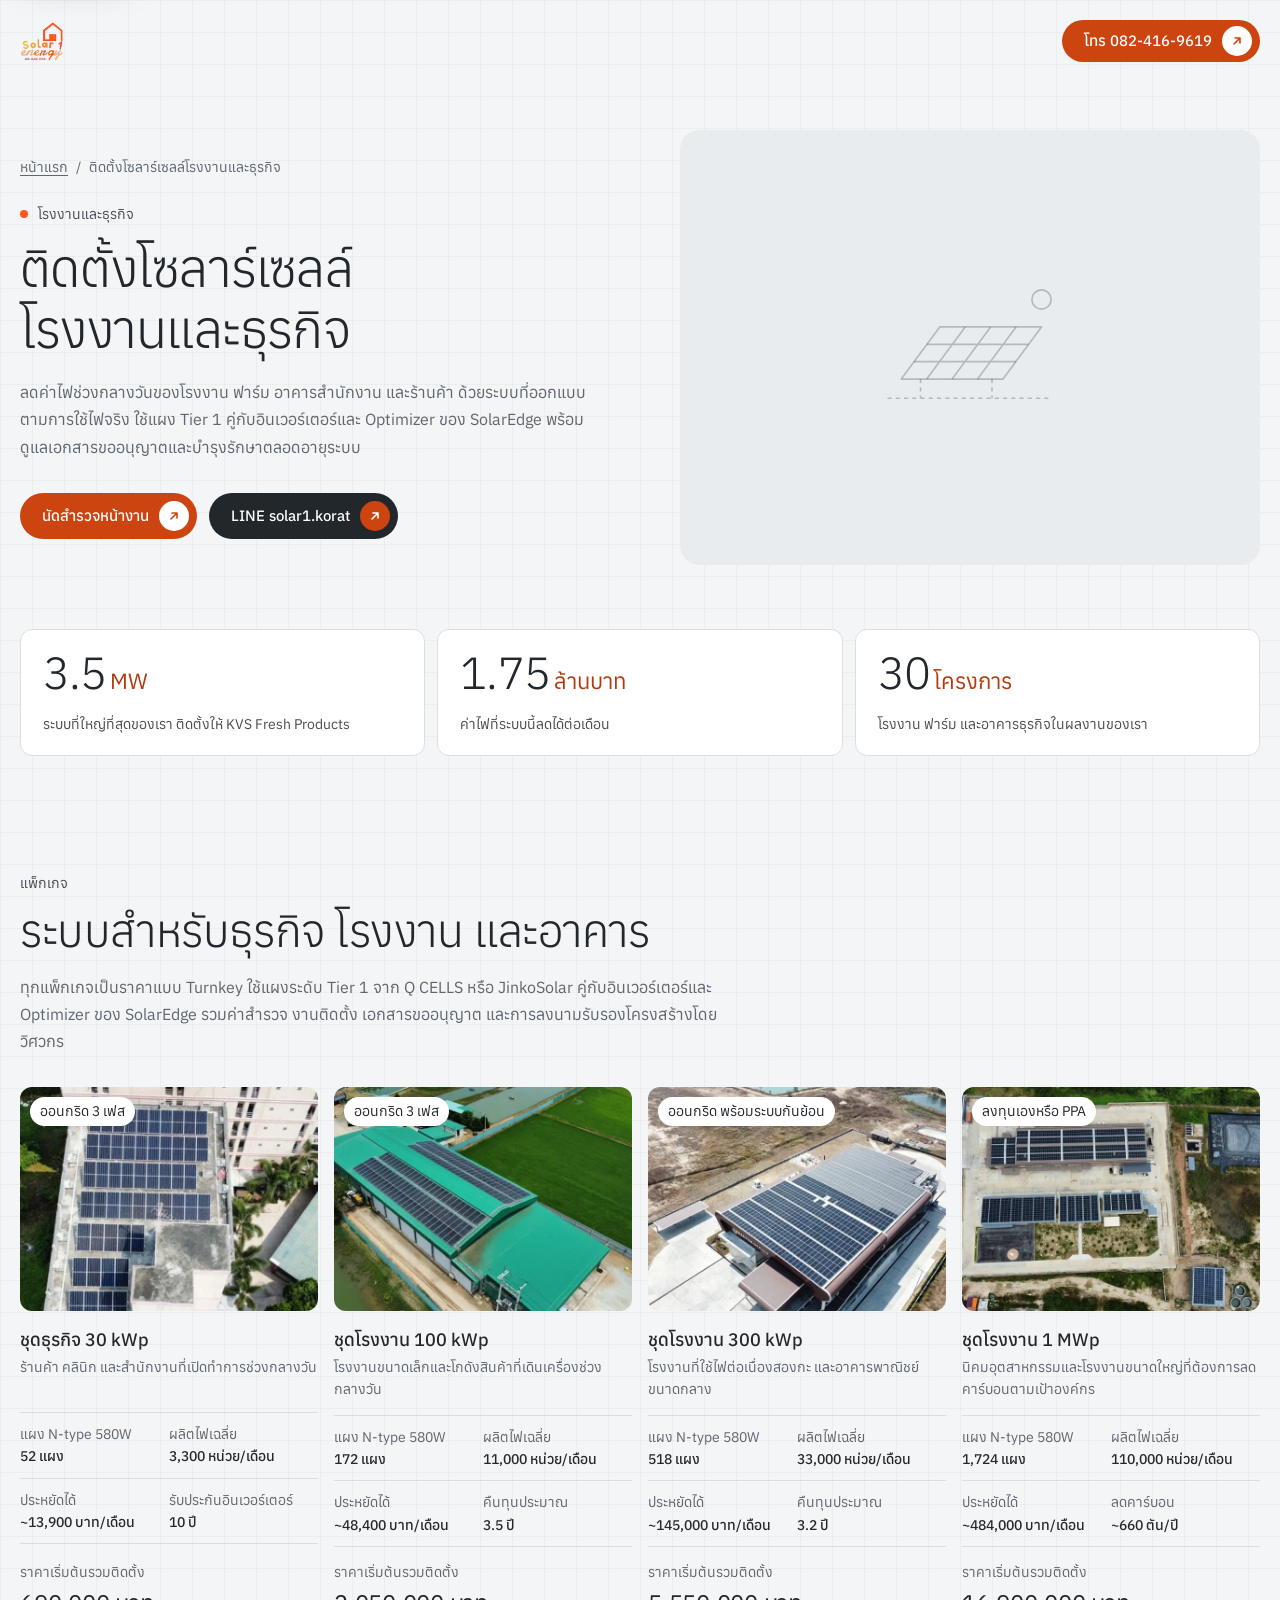
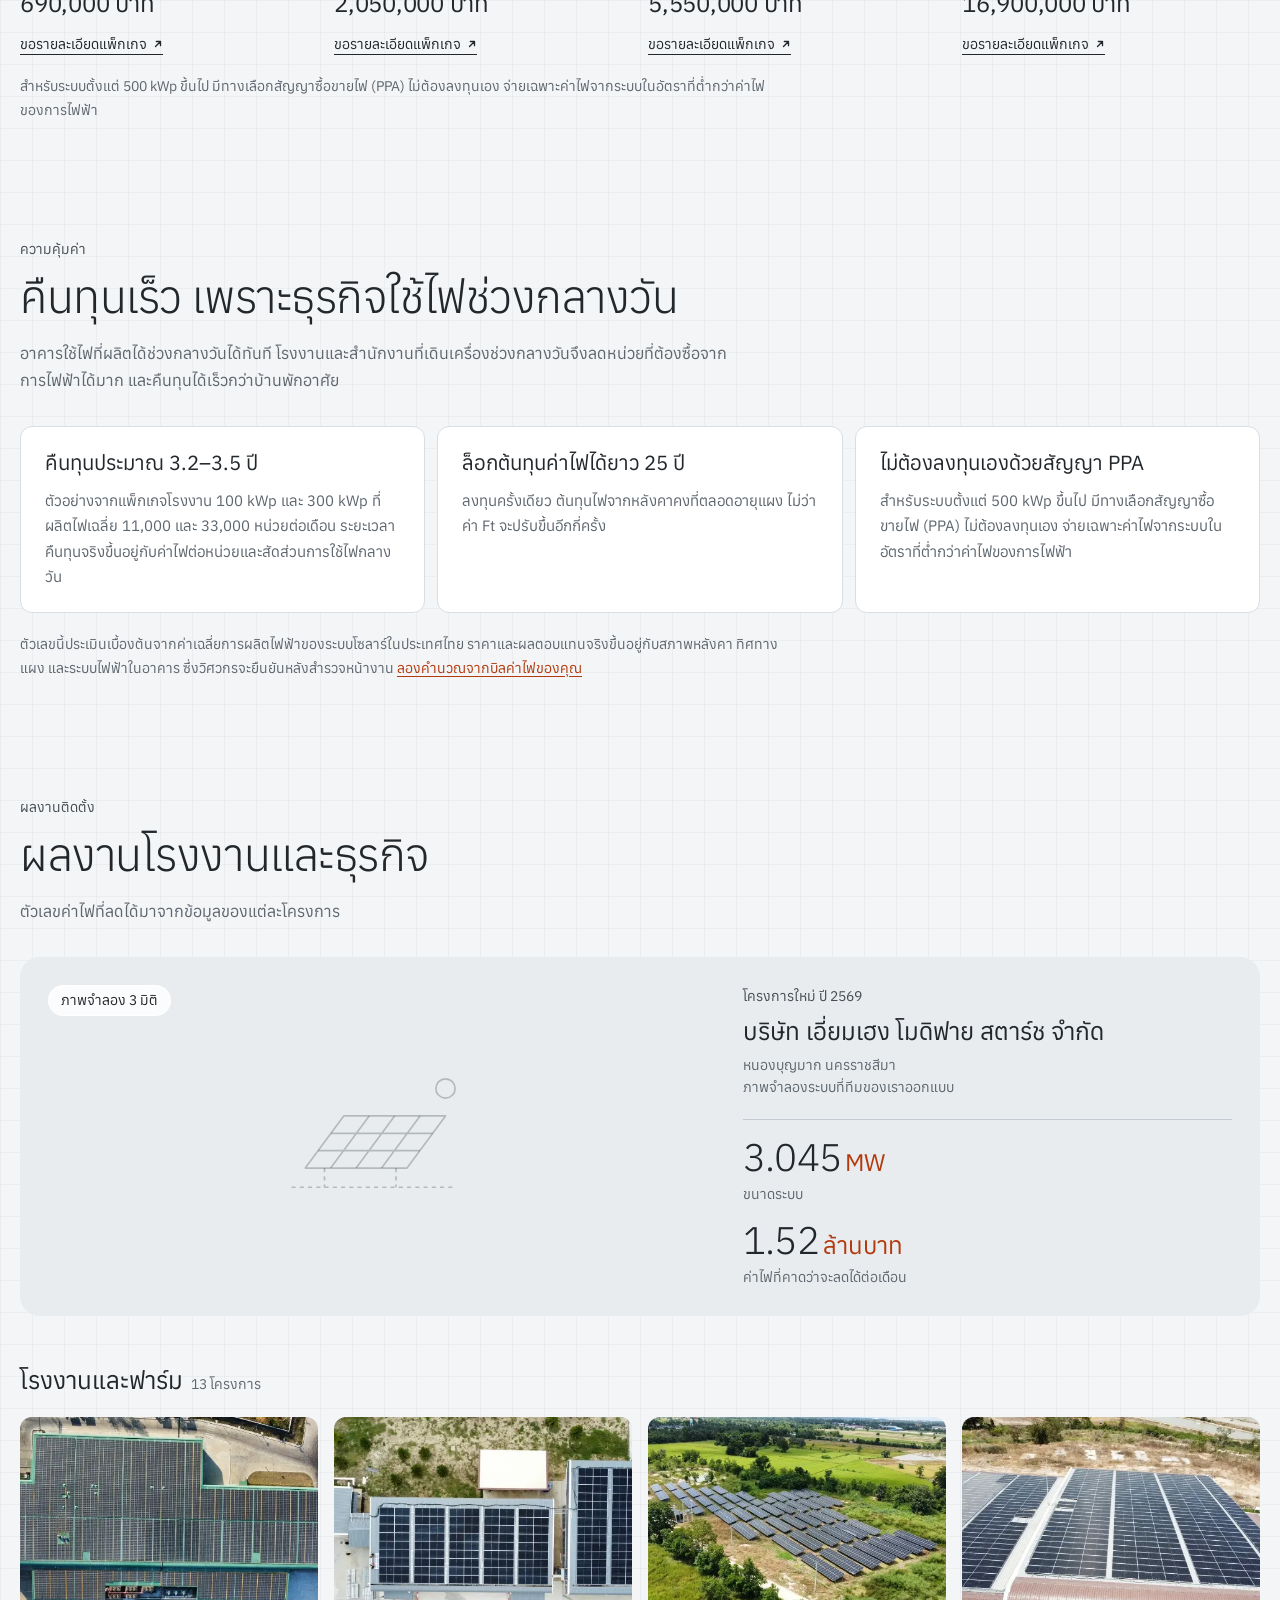
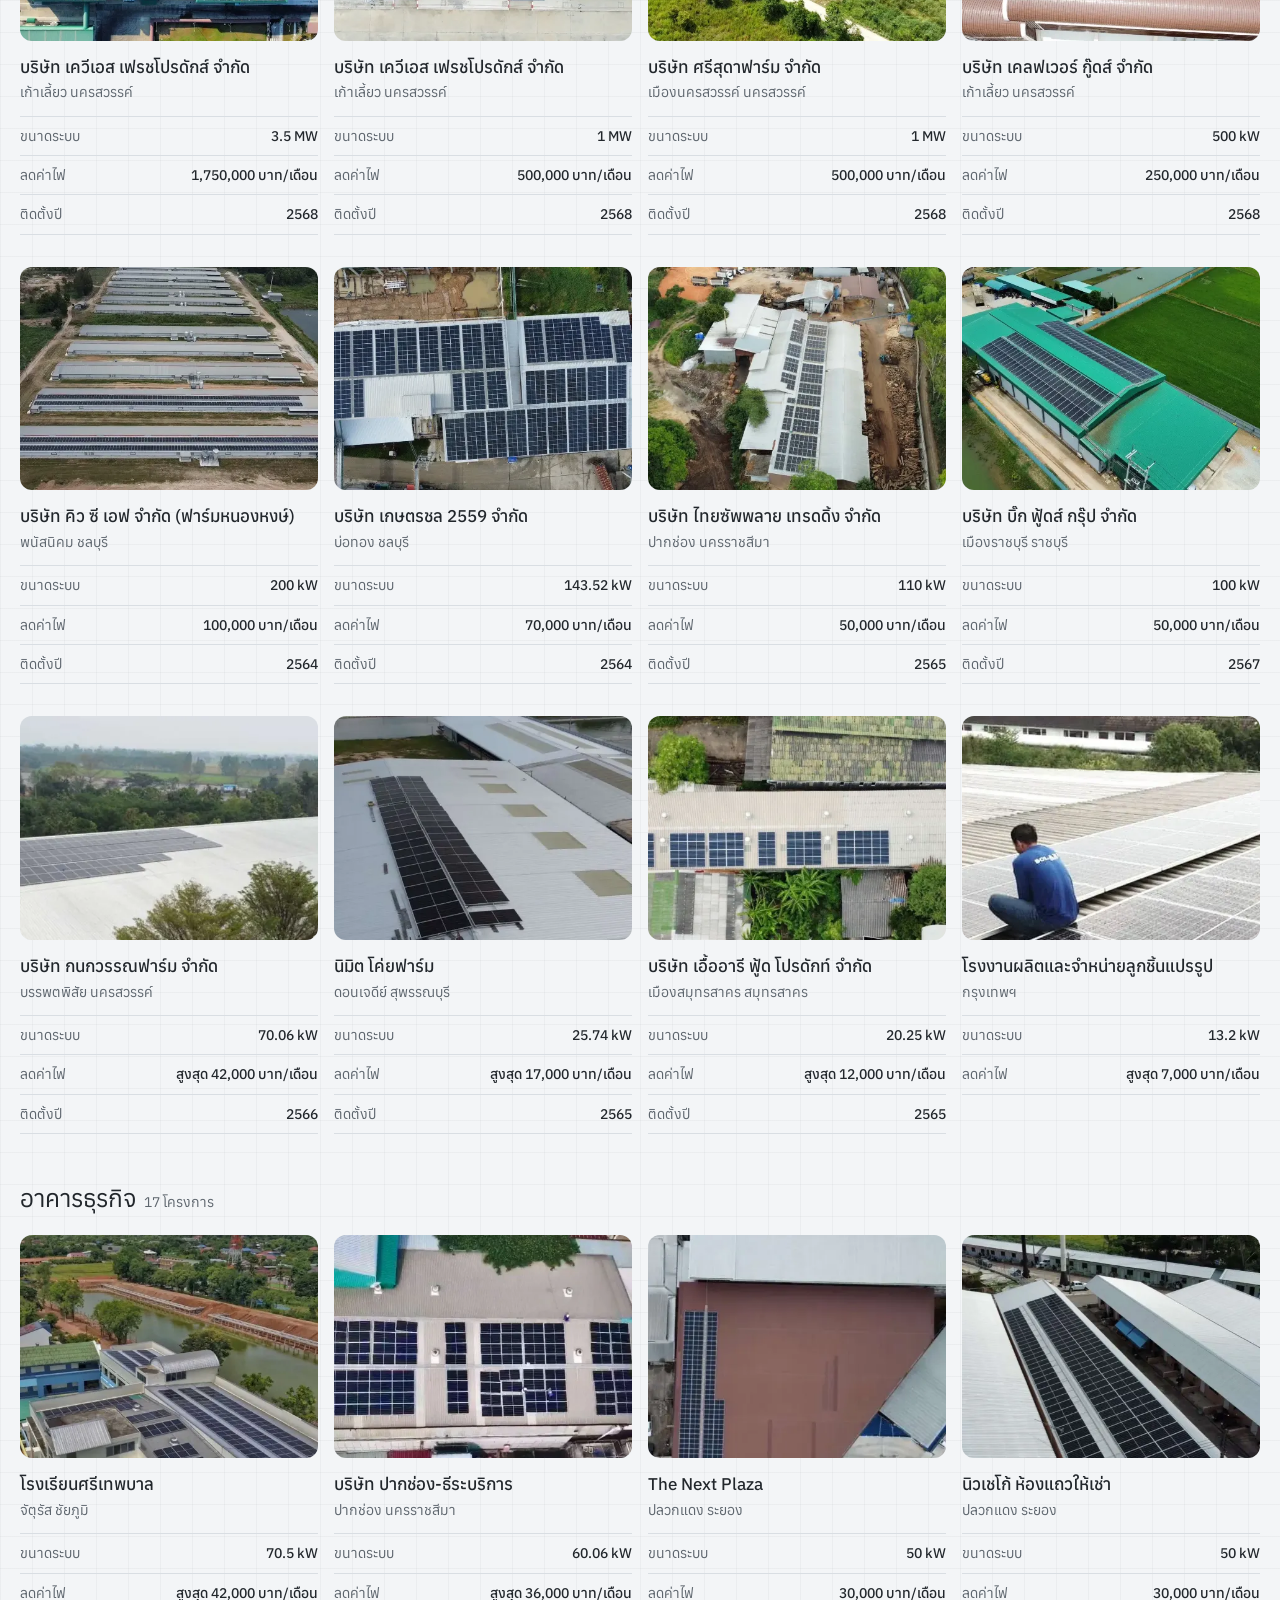
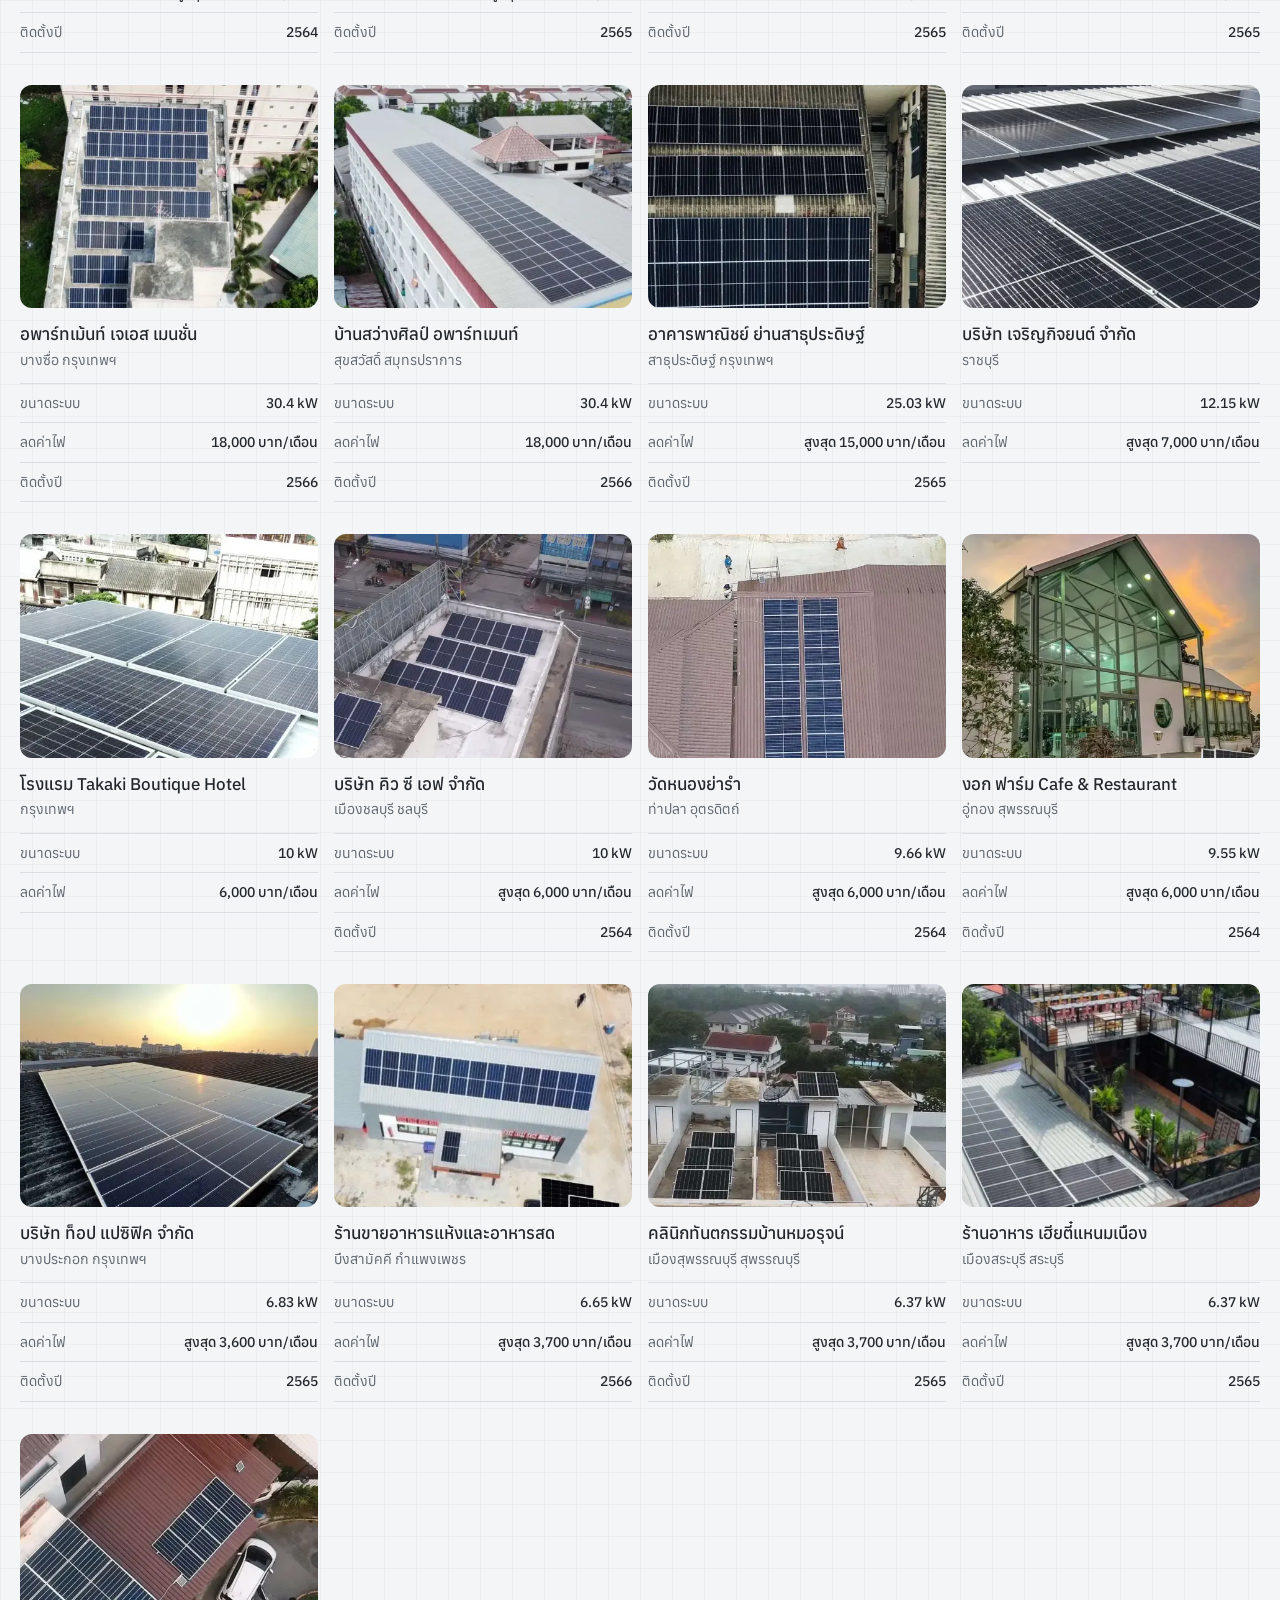
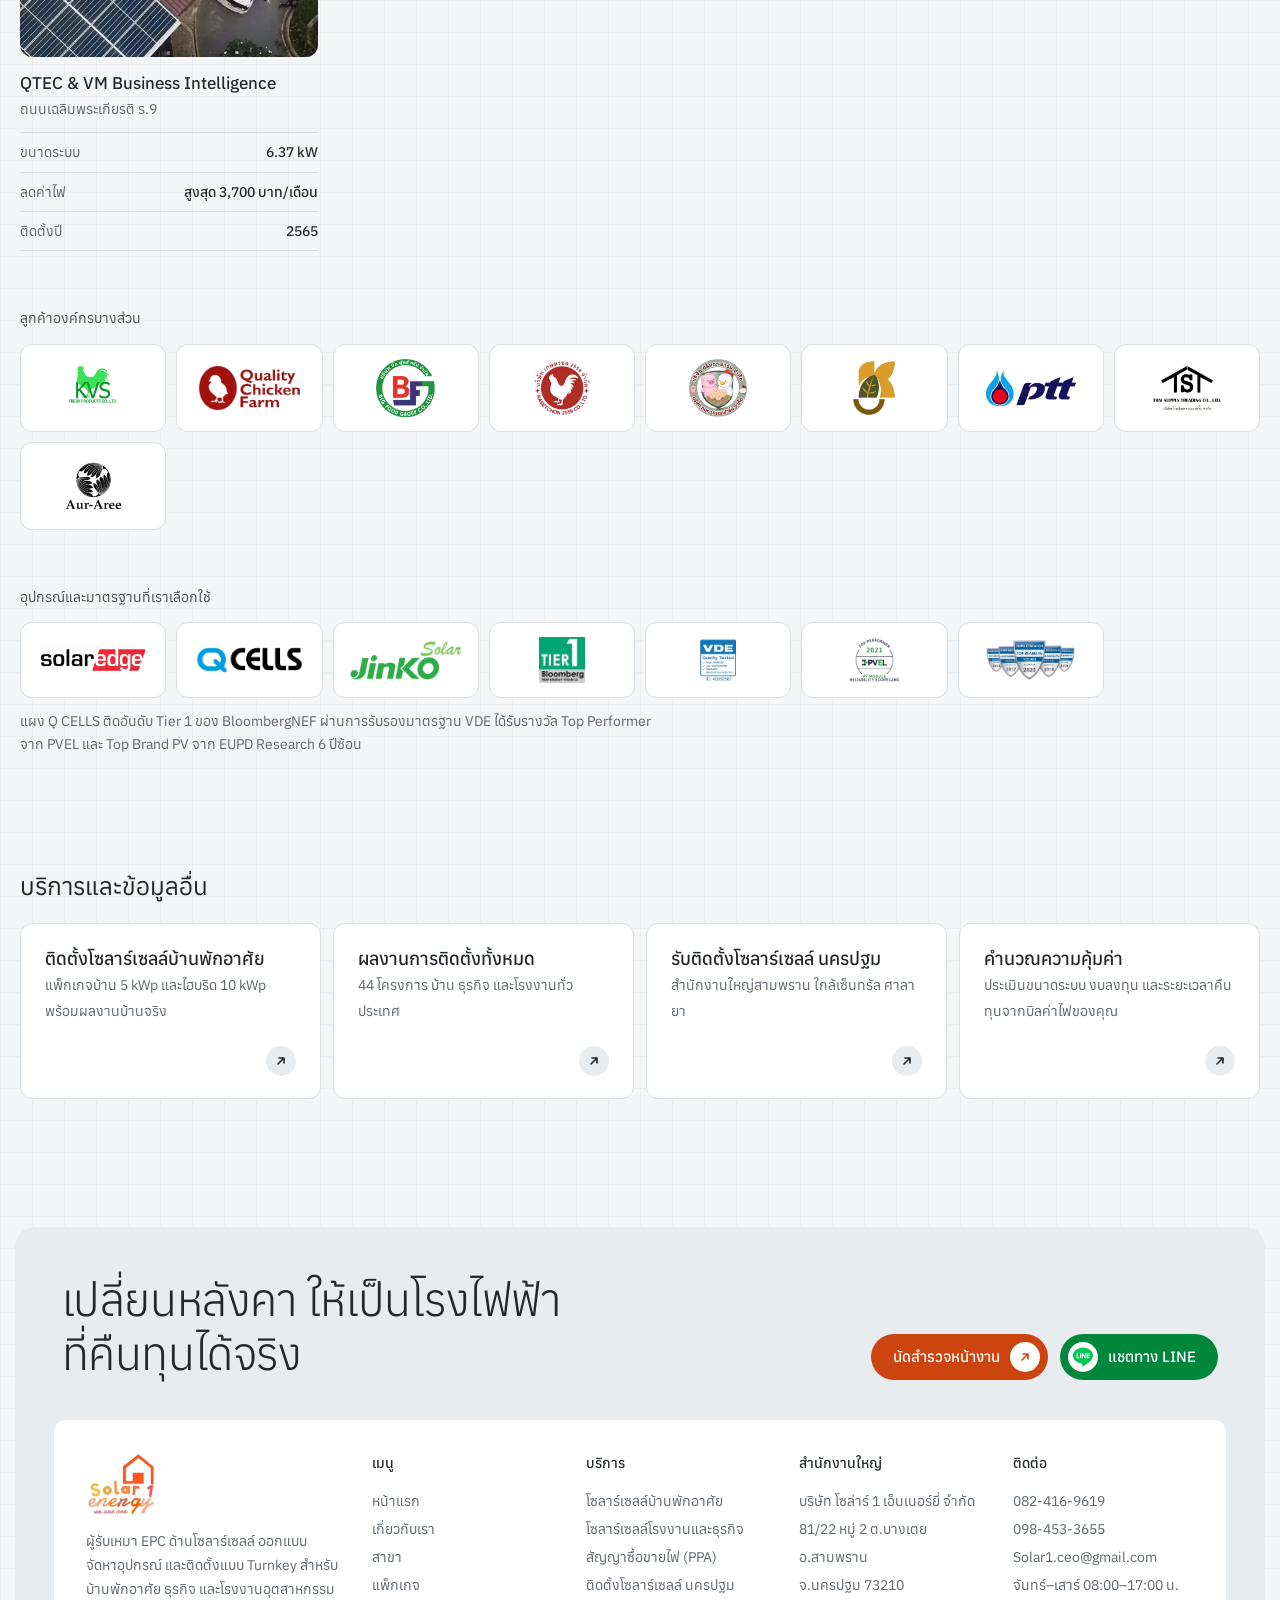
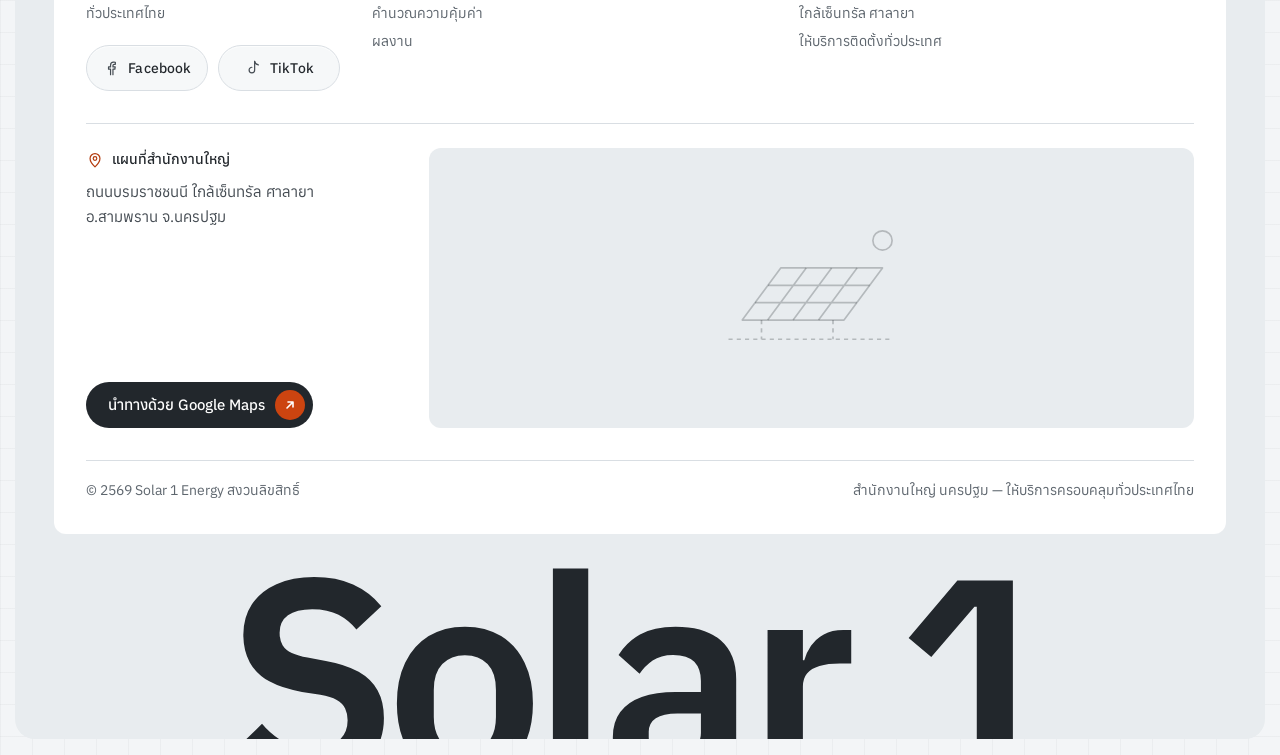
<file: commercial/index.html>
<!doctype html>
<html lang="th">
<head>
  <meta charset="utf-8">
  <meta name="viewport" content="width=device-width, initial-scale=1">
  <title>ติดตั้งโซลาร์เซลล์โรงงานและธุรกิจ 30 kWp ถึง 1 MWp และ PPA | Solar 1 Energy</title>
  <meta name="description" content="ติดตั้งโซลาร์เซลล์โรงงาน ฟาร์ม อาคาร และธุรกิจ ตั้งแต่ 30 kWp ถึง 1 MWp ทางเลือกสัญญาซื้อขายไฟ (PPA) ผลงานจริงถึง 3.5 MW ลดค่าไฟได้ 1.75 ล้านบาทต่อเดือน โดย Solar 1 Energy">
  <meta name="robots" content="noindex, nofollow">
  <meta name="theme-color" content="#F3F5F7">
  <link rel="canonical" href="https://solar1-energy.vercel.app/commercial">
  <link rel="icon" href="/favicon.ico" sizes="48x48">
  <link rel="icon" href="/favicon.svg" type="image/svg+xml">
  <link rel="apple-touch-icon" href="/apple-touch-icon.png">
  <link rel="preload" href="/Font/Anuphan/Anuphan-VariableFont_wght.ttf" as="font" type="font/ttf" crossorigin>
  <meta property="og:type" content="website">
  <meta property="og:site_name" content="Solar 1 Energy">
  <meta property="og:locale" content="th_TH">
  <meta property="og:url" content="https://solar1-energy.vercel.app/commercial">
  <meta property="og:title" content="ติดตั้งโซลาร์เซลล์โรงงานและธุรกิจ 30 kWp ถึง 1 MWp และ PPA | Solar 1 Energy">
  <meta property="og:description" content="ติดตั้งโซลาร์เซลล์โรงงาน ฟาร์ม อาคาร และธุรกิจ ตั้งแต่ 30 kWp ถึง 1 MWp ทางเลือกสัญญาซื้อขายไฟ (PPA) ผลงานจริงถึง 3.5 MW ลดค่าไฟได้ 1.75 ล้านบาทต่อเดือน โดย Solar 1 Energy">
  <meta property="og:image" content="https://solar1-energy.vercel.app/Media/og-image.jpg">
  <meta property="og:image:width" content="1200">
  <meta property="og:image:height" content="630">
  <meta name="twitter:card" content="summary_large_image">
  <script type="application/ld+json">
  {
    "@context": "https://schema.org",
    "@type": "BreadcrumbList",
    "itemListElement": [
      {
        "@type": "ListItem",
        "position": 1,
        "name": "หน้าแรก",
        "item": "https://solar1-energy.vercel.app/"
      },
      {
        "@type": "ListItem",
        "position": 2,
        "name": "ติดตั้งโซลาร์เซลล์โรงงานและธุรกิจ",
        "item": "https://solar1-energy.vercel.app/commercial"
      }
    ]
  }
  </script>
  <script type="application/ld+json">
  {
    "@context": "https://schema.org",
    "@type": "Service",
    "name": "ติดตั้งโซลาร์เซลล์โรงงานและธุรกิจ",
    "description": "ออกแบบและติดตั้งระบบโซลาร์เซลล์สำหรับโรงงาน ฟาร์ม และอาคารธุรกิจ ตั้งแต่ 30 kWp ถึงระดับเมกะวัตต์ พร้อมทางเลือกสัญญาซื้อขายไฟ (PPA)",
    "url": "https://solar1-energy.vercel.app/commercial",
    "serviceType": "ติดตั้งระบบโซลาร์เซลล์",
    "provider": {
      "@type": "HomeAndConstructionBusiness",
      "@id": "https://solar1-energy.vercel.app/#business",
      "name": "Solar 1 Energy",
      "url": "https://solar1-energy.vercel.app/"
    },
    "areaServed": {
      "@type": "Country",
      "name": "Thailand"
    }
  }
  </script>
  <script>
    // Theme before first paint: stored choice, otherwise the OS preference.
    (function () {
      var root = document.documentElement, t = null;
      try { t = localStorage.getItem('theme'); } catch (e) {}
      if (t !== 'light' && t !== 'dark') t = matchMedia('(prefers-color-scheme: dark)').matches ? 'dark' : 'light';
      root.dataset.theme = t;
      root.classList.add('js');
    })();
  </script>
  <link rel="stylesheet" href="/styles.css">
  <link rel="stylesheet" href="/pages.css">
</head>
<body>
<svg width="0" height="0" style="position:absolute" aria-hidden="true">
  <symbol id="i-arrow" viewBox="0 0 12 12"><path d="M3 9 9 3M4 3h5v5" fill="none" stroke="currentColor" stroke-width="1.6" stroke-linecap="round" stroke-linejoin="round"/></symbol>
  <symbol id="i-pause" viewBox="0 0 14 14"><path d="M4.5 2.5v9M9.5 2.5v9" fill="none" stroke="currentColor" stroke-width="1.8" stroke-linecap="round"/></symbol>
  <symbol id="i-play" viewBox="0 0 14 14"><path d="M4 2.6v8.8a.5.5 0 0 0 .76.43l7-4.4a.5.5 0 0 0 0-.86l-7-4.4A.5.5 0 0 0 4 2.6z" fill="currentColor"/></symbol>
  <symbol id="i-menu" viewBox="0 0 18 18"><path d="M3 5.5h12M3 12.5h12" fill="none" stroke="currentColor" stroke-width="1.7" stroke-linecap="round"/></symbol>
  <symbol id="i-close" viewBox="0 0 18 18"><path d="M4.5 4.5l9 9M13.5 4.5l-9 9" fill="none" stroke="currentColor" stroke-width="1.7" stroke-linecap="round"/></symbol>
  <symbol id="i-chart" viewBox="0 0 18 18"><path d="M2.5 15.5h13M4.5 12.5l3.2-3.6 2.6 2.1 3.9-5" fill="none" stroke="currentColor" stroke-width="1.6" stroke-linecap="round" stroke-linejoin="round"/><circle cx="14.2" cy="6" r="1.3" fill="currentColor"/></symbol>
  <symbol id="i-sun" viewBox="0 0 18 18"><circle cx="9" cy="9" r="3.4" fill="none" stroke="currentColor" stroke-width="1.6"/><path d="M9 1.8v1.6M9 14.6v1.6M1.8 9h1.6M14.6 9h1.6M3.9 3.9l1.1 1.1M13 13l1.1 1.1M3.9 14.1 5 13M13 5l1.1-1.1" fill="none" stroke="currentColor" stroke-width="1.6" stroke-linecap="round"/></symbol>
  <symbol id="i-moon" viewBox="0 0 18 18"><path d="M14.8 11.2A6.3 6.3 0 0 1 6.8 3.2a6.3 6.3 0 1 0 8 8z" fill="none" stroke="currentColor" stroke-width="1.6" stroke-linejoin="round"/></symbol>
  <symbol id="i-bolt" viewBox="0 0 24 24"><g fill="none" stroke="currentColor" stroke-width="1.6" stroke-linecap="round" stroke-linejoin="round"><path d="M13.5 2.5 5.5 13.5h6l-1 8 8-11h-6l1-8z"/></g></symbol>
  <symbol id="i-square" viewBox="0 0 24 24"><g fill="none" stroke="currentColor" stroke-width="1.6" stroke-linecap="round" stroke-linejoin="round"><path d="M4 3.5v17h17z"/><path d="M8 12.5v4.5h4.5zM4 8h2M4 12h2M4 16h2"/></g></symbol>
  <symbol id="i-tower" viewBox="0 0 24 24"><g fill="none" stroke="currentColor" stroke-width="1.6" stroke-linecap="round" stroke-linejoin="round"><path d="M12 2.5 7.5 21.5M12 2.5l4.5 19M6 21.5h12M4.5 7.5h15M7 7.5 12 12l5-4.5M9 16.5l3-4.5 3 4.5M8.6 14.5h6.8"/></g></symbol>
  <symbol id="i-shield" viewBox="0 0 24 24"><g fill="none" stroke="currentColor" stroke-width="1.6" stroke-linecap="round" stroke-linejoin="round"><path d="M12 2.8 5 5.6v5.6c0 4.5 2.9 8.3 7 9.9 4.1-1.6 7-5.4 7-9.9V5.6z"/><path d="m8.8 12.2 2.3 2.3 4.3-4.6"/></g></symbol>
  <symbol id="i-medal" viewBox="0 0 24 24"><g fill="none" stroke="currentColor" stroke-width="1.6" stroke-linecap="round" stroke-linejoin="round"><circle cx="12" cy="9" r="5.5"/><path d="m8.6 13.4-1.6 8.1 5-2.7 5 2.7-1.6-8.1"/><path d="m10 9 1.4 1.4L14 7.8"/></g></symbol>
  <symbol id="i-monitor" viewBox="0 0 24 24"><g fill="none" stroke="currentColor" stroke-width="1.6" stroke-linecap="round" stroke-linejoin="round"><rect x="6" y="2.5" width="12" height="19" rx="2.2"/><path d="M9 15.5l2-2.6 2 1.5 2.2-3.2M10.5 18.5h3"/></g></symbol>
  <symbol id="i-check" viewBox="0 0 14 14"><path d="M3 7.4 5.9 10.2 11 4.2" fill="none" stroke="currentColor" stroke-width="1.8" stroke-linecap="round" stroke-linejoin="round"/></symbol>
  <symbol id="i-setsquare" viewBox="0 0 24 24"><g fill="none" stroke="currentColor" stroke-width="1.6" stroke-linecap="round" stroke-linejoin="round"><path d="M4 4v16h16z"/><path d="M8 11.5V16h4.5z"/><path d="M4 8h2M4 12h2M4 16h1.5"/></g></symbol>
  <symbol id="i-box" viewBox="0 0 24 24"><g fill="none" stroke="currentColor" stroke-width="1.6" stroke-linecap="round" stroke-linejoin="round"><path d="M12 3 20 7.3v9.4L12 21l-8-4.3V7.3z"/><path d="m4 7.3 8 4.3 8-4.3M12 11.6V21M8 5.2l8 4.3"/></g></symbol>
  <symbol id="i-helmet" viewBox="0 0 24 24"><g fill="none" stroke="currentColor" stroke-width="1.6" stroke-linecap="round" stroke-linejoin="round"><path d="M4.5 16a7.5 7.5 0 0 1 15 0"/><path d="M3 16h18v2.5H3z"/><path d="M10 9V5.5h4V9"/></g></symbol>
  <symbol id="i-key" viewBox="0 0 24 24"><g fill="none" stroke="currentColor" stroke-width="1.6" stroke-linecap="round" stroke-linejoin="round"><circle cx="8" cy="15.5" r="4"/><path d="m10.9 12.6 8.6-8.6M16.5 7l2.5 2.5M14.2 9.3l1.8 1.8"/></g></symbol>
  <symbol id="i-line" viewBox="0 0 24 24"><g fill="none" stroke="currentColor" stroke-width="1.6" stroke-linecap="round" stroke-linejoin="round"><path d="M12 4.2c-5 0-9 3.2-9 7.1 0 3.5 3.1 6.4 7.4 7l-.3 2.5 3.6-2.4c4.2-.5 7.3-3.5 7.3-7.1 0-3.9-4-7.1-9-7.1z"/><path d="M7.5 9.6v3.4h2M11.6 9.6V13M13.8 13V9.6l2.7 3.4V9.6"/></g></symbol>
  <symbol id="i-line-brand" viewBox="0 0 24 24"><path fill="currentColor" d="M19.365 9.863c.349 0 .63.285.63.631 0 .345-.281.63-.63.63H17.61v1.125h1.755c.349 0 .63.283.63.63 0 .344-.281.629-.63.629h-2.386c-.345 0-.627-.285-.627-.629V8.108c0-.345.282-.63.63-.63h2.386c.346 0 .627.285.627.63 0 .349-.281.63-.63.63H17.61v1.125h1.755zm-3.855 3.016c0 .27-.174.51-.432.596-.064.021-.133.031-.199.031-.211 0-.391-.09-.51-.25l-2.443-3.317v2.94c0 .344-.279.629-.631.629-.346 0-.626-.285-.626-.629V8.108c0-.27.173-.51.43-.595.06-.023.136-.033.194-.033.195 0 .375.104.495.254l2.462 3.33V8.108c0-.345.282-.63.63-.63.345 0 .63.285.63.63v4.771zm-5.741 0c0 .344-.282.629-.631.629-.345 0-.627-.285-.627-.629V8.108c0-.345.282-.63.63-.63.346 0 .628.285.628.63v4.771zm-2.466.629H4.917c-.345 0-.63-.285-.63-.629V8.108c0-.345.285-.63.63-.63.348 0 .63.285.63.63v4.141h1.756c.348 0 .629.283.629.63 0 .344-.282.629-.629.629M24 10.314C24 4.943 18.615.572 12 .572S0 4.943 0 10.314c0 4.811 4.27 8.842 10.035 9.608.391.082.923.258 1.058.59.12.301.079.766.038 1.08l-.164 1.02c-.045.301-.24 1.186 1.049.645 1.291-.539 6.916-4.078 9.436-6.975C23.176 14.393 24 12.458 24 10.314"/></symbol>
  <symbol id="i-facebook" viewBox="0 0 24 24"><g fill="none" stroke="currentColor" stroke-width="1.6" stroke-linecap="round" stroke-linejoin="round"><path d="M14.6 21v-7.4h2.6l.4-3.1h-3V8.6c0-.9.3-1.5 1.6-1.5h1.6V4.3a21 21 0 0 0-2.4-.1c-2.4 0-4 1.4-4 4.1v2.2H8.7v3.1h2.7V21"/></g></symbol>
  <symbol id="i-tiktok" viewBox="0 0 24 24"><g fill="none" stroke="currentColor" stroke-width="1.6" stroke-linecap="round" stroke-linejoin="round"><path d="M14.2 3.2v11.5a3.7 3.7 0 1 1-3.7-3.7"/><path d="M14.2 3.2c.4 2.6 2.2 4.4 5 4.6"/></g></symbol>
  <symbol id="i-instagram" viewBox="0 0 24 24"><g fill="none" stroke="currentColor" stroke-width="1.6" stroke-linecap="round" stroke-linejoin="round"><rect x="3.2" y="3.2" width="17.6" height="17.6" rx="5"/><circle cx="12" cy="12" r="4"/><circle cx="17.2" cy="6.8" r=".4"/></g></symbol>
  <symbol id="i-youtube" viewBox="0 0 24 24"><g fill="none" stroke="currentColor" stroke-width="1.6" stroke-linecap="round" stroke-linejoin="round"><rect x="2.6" y="5.6" width="18.8" height="12.8" rx="4"/><path d="m10.2 9.4 4.6 2.6-4.6 2.6z"/></g></symbol>
  <symbol id="i-pin" viewBox="0 0 24 24"><g fill="none" stroke="currentColor" stroke-width="1.6" stroke-linecap="round" stroke-linejoin="round"><path d="M12 21.2s-6.6-6.2-6.6-11.2a6.6 6.6 0 0 1 13.2 0c0 5-6.6 11.2-6.6 11.2z"/><circle cx="12" cy="10" r="2.4"/></g></symbol>
  <symbol id="i-chev" viewBox="0 0 14 14"><path d="M5 3l4 4-4 4" fill="none" stroke="currentColor" stroke-width="1.6" stroke-linecap="round" stroke-linejoin="round"/></symbol>
</svg>
<a class="skip-link" href="#content">ข้ามไปยังเนื้อหา</a>
<header class="wrap pg-top">
  <a class="pg-logo" href="/" aria-label="Solar 1 Energy หน้าแรก"><picture><source srcset="/Media/logo-mark.webp" type="image/webp"><img src="/Media/logo-mark.png" width="160" height="144" alt="Solar 1 Energy"></picture></a>
  <a class="btn btn--orange" href="tel:0824169619">โทร 082-416-9619 <span class="btn-ico"><svg viewBox="0 0 12 12" aria-hidden="true"><path d="M3 9 9 3M4 3h5v5" fill="none" stroke="currentColor" stroke-width="1.6" stroke-linecap="round" stroke-linejoin="round"/></svg></span></a>
</header>
<main id="content" class="wrap" tabindex="-1">

  <div class="pg-hero">
    <div>
      <nav class="crumbs" aria-label="เส้นทาง"><a href="/">หน้าแรก</a><span aria-hidden="true">/</span><span aria-current="page">ติดตั้งโซลาร์เซลล์โรงงานและธุรกิจ</span></nav>
      <p class="kicker"><span class="dot"></span>โรงงานและธุรกิจ</p>
      <h1 class="pg-title">ติดตั้งโซลาร์เซลล์<br>โรงงานและธุรกิจ</h1>
      <p class="lede">ลดค่าไฟช่วงกลางวันของโรงงาน ฟาร์ม อาคารสำนักงาน และร้านค้า ด้วยระบบที่ออกแบบตามการใช้ไฟจริง ใช้แผง Tier 1 คู่กับอินเวอร์เตอร์และ Optimizer ของ SolarEdge พร้อมดูแลเอกสารขออนุญาตและบำรุงรักษาตลอดอายุระบบ</p>
      <div class="pg-cta">
        <a class="btn btn--orange" href="tel:0824169619">นัดสำรวจหน้างาน <span class="btn-ico"><svg viewBox="0 0 12 12" aria-hidden="true"><path d="M3 9 9 3M4 3h5v5" fill="none" stroke="currentColor" stroke-width="1.6" stroke-linecap="round" stroke-linejoin="round"/></svg></span></a>
        <a class="btn btn--ink" href="https://line.me/ti/p/~solar1.korat" target="_blank" rel="noopener noreferrer">LINE solar1.korat <span class="btn-ico"><svg viewBox="0 0 12 12" aria-hidden="true"><path d="M3 9 9 3M4 3h5v5" fill="none" stroke="currentColor" stroke-width="1.6" stroke-linecap="round" stroke-linejoin="round"/></svg></span></a>
      </div>
    </div>
    <div class="pg-hero-media media-frame"><img class="frame-img" src="/Media/projects/kvs-fresh-products-1mw-800.webp" srcset="/Media/projects/kvs-fresh-products-1mw-480.webp 480w, /Media/projects/kvs-fresh-products-1mw-800.webp 800w" sizes="(max-width: 1024px) calc(100vw - 32px), 620px" width="800" height="600" alt="ระบบโซลาร์ 1 MW ของบริษัท เควีเอส เฟรชโปรดักส์ จำกัด เก้าเลี้ยว นครสวรรค์" fetchpriority="high" decoding="async"></div>
  </div>

    <div class="pg-stats">
      <div class="pg-stat"><strong>3.5<small>MW</small></strong><span>ระบบที่ใหญ่ที่สุดของเรา ติดตั้งให้ KVS Fresh Products</span></div>
      <div class="pg-stat"><strong>1.75<small>ล้านบาท</small></strong><span>ค่าไฟที่ระบบนี้ลดได้ต่อเดือน</span></div>
      <div class="pg-stat"><strong>30<small>โครงการ</small></strong><span>โรงงาน ฟาร์ม และอาคารธุรกิจในผลงานของเรา</span></div>
    </div>

  <section class="pg-section" aria-labelledby="pk-title">

    <div class="pg-head">
      <p class="kicker">แพ็กเกจ</p>
      <h2 class="h2"><span id="pk-title">ระบบสำหรับธุรกิจ โรงงาน และอาคาร</span></h2>
      <p class="lede">ทุกแพ็กเกจเป็นราคาแบบ Turnkey ใช้แผงระดับ Tier 1 จาก Q CELLS หรือ JinkoSolar คู่กับอินเวอร์เตอร์และ Optimizer ของ SolarEdge รวมค่าสำรวจ งานติดตั้ง เอกสารขออนุญาต และการลงนามรับรองโครงสร้างโดยวิศวกร</p>
    </div>
    <div class="pk-grid pk-grid--4">
        <article class="pk">
          <div class="pk-media media-frame"><img class="frame-img" src="/Media/packages/business-30kwp-800.webp" srcset="/Media/packages/business-30kwp-640.webp 640w, /Media/packages/business-30kwp-800.webp 800w" sizes="(max-width: 639px) calc(100vw - 32px), (max-width: 1100px) calc(50vw - 40px), 430px" width="640" height="480" alt="ชุดธุรกิจ 30 kWp" loading="lazy" decoding="async"><span class="pk-badge">ออนกริด 3 เฟส</span></div>
          <h3 class="pk-name">ชุดธุรกิจ 30 kWp</h3>
          <p class="pk-fit">ร้านค้า คลินิก และสำนักงานที่เปิดทำการช่วงกลางวัน</p>
          <dl class="pk-specs"><div><dt>แผง N-type 580W</dt><dd>52 แผง</dd></div><div><dt>ผลิตไฟเฉลี่ย</dt><dd>3,300 หน่วย/เดือน</dd></div><div><dt>ประหยัดได้</dt><dd>~13,900 บาท/เดือน</dd></div><div><dt>รับประกันอินเวอร์เตอร์</dt><dd>10 ปี</dd></div></dl>
          <div class="pk-price"><span>ราคาเริ่มต้นรวมติดตั้ง</span><strong>690,000 บาท</strong></div>
          <a class="pk-more" href="#contact">ขอรายละเอียดแพ็กเกจ <svg width="10" height="10" viewBox="0 0 12 12" aria-hidden="true"><path d="M3 9 9 3M4 3h5v5" fill="none" stroke="currentColor" stroke-width="1.6" stroke-linecap="round" stroke-linejoin="round"/></svg></a>
        </article>
        <article class="pk">
          <div class="pk-media media-frame"><img class="frame-img" src="/Media/packages/factory-100kwp-800.webp" srcset="/Media/packages/factory-100kwp-640.webp 640w, /Media/packages/factory-100kwp-800.webp 800w" sizes="(max-width: 639px) calc(100vw - 32px), (max-width: 1100px) calc(50vw - 40px), 430px" width="640" height="480" alt="ชุดโรงงาน 100 kWp" loading="lazy" decoding="async"><span class="pk-badge">ออนกริด 3 เฟส</span></div>
          <h3 class="pk-name">ชุดโรงงาน 100 kWp</h3>
          <p class="pk-fit">โรงงานขนาดเล็กและโกดังสินค้าที่เดินเครื่องช่วงกลางวัน</p>
          <dl class="pk-specs"><div><dt>แผง N-type 580W</dt><dd>172 แผง</dd></div><div><dt>ผลิตไฟเฉลี่ย</dt><dd>11,000 หน่วย/เดือน</dd></div><div><dt>ประหยัดได้</dt><dd>~48,400 บาท/เดือน</dd></div><div><dt>คืนทุนประมาณ</dt><dd>3.5 ปี</dd></div></dl>
          <div class="pk-price"><span>ราคาเริ่มต้นรวมติดตั้ง</span><strong>2,050,000 บาท</strong></div>
          <a class="pk-more" href="#contact">ขอรายละเอียดแพ็กเกจ <svg width="10" height="10" viewBox="0 0 12 12" aria-hidden="true"><path d="M3 9 9 3M4 3h5v5" fill="none" stroke="currentColor" stroke-width="1.6" stroke-linecap="round" stroke-linejoin="round"/></svg></a>
        </article>
        <article class="pk">
          <div class="pk-media media-frame"><img class="frame-img" src="/Media/packages/factory-300kwp-800.webp" srcset="/Media/packages/factory-300kwp-640.webp 640w, /Media/packages/factory-300kwp-800.webp 800w" sizes="(max-width: 639px) calc(100vw - 32px), (max-width: 1100px) calc(50vw - 40px), 430px" width="640" height="480" alt="ชุดโรงงาน 300 kWp" loading="lazy" decoding="async"><span class="pk-badge">ออนกริด พร้อมระบบกันย้อน</span></div>
          <h3 class="pk-name">ชุดโรงงาน 300 kWp</h3>
          <p class="pk-fit">โรงงานที่ใช้ไฟต่อเนื่องสองกะ และอาคารพาณิชย์ขนาดกลาง</p>
          <dl class="pk-specs"><div><dt>แผง N-type 580W</dt><dd>518 แผง</dd></div><div><dt>ผลิตไฟเฉลี่ย</dt><dd>33,000 หน่วย/เดือน</dd></div><div><dt>ประหยัดได้</dt><dd>~145,000 บาท/เดือน</dd></div><div><dt>คืนทุนประมาณ</dt><dd>3.2 ปี</dd></div></dl>
          <div class="pk-price"><span>ราคาเริ่มต้นรวมติดตั้ง</span><strong>5,550,000 บาท</strong></div>
          <a class="pk-more" href="#contact">ขอรายละเอียดแพ็กเกจ <svg width="10" height="10" viewBox="0 0 12 12" aria-hidden="true"><path d="M3 9 9 3M4 3h5v5" fill="none" stroke="currentColor" stroke-width="1.6" stroke-linecap="round" stroke-linejoin="round"/></svg></a>
        </article>
        <article class="pk">
          <div class="pk-media media-frame"><img class="frame-img" src="/Media/packages/factory-1mwp-800.webp" srcset="/Media/packages/factory-1mwp-640.webp 640w, /Media/packages/factory-1mwp-800.webp 800w" sizes="(max-width: 639px) calc(100vw - 32px), (max-width: 1100px) calc(50vw - 40px), 430px" width="640" height="480" alt="ชุดโรงงาน 1 MWp" loading="lazy" decoding="async"><span class="pk-badge">ลงทุนเองหรือ PPA</span></div>
          <h3 class="pk-name">ชุดโรงงาน 1 MWp</h3>
          <p class="pk-fit">นิคมอุตสาหกรรมและโรงงานขนาดใหญ่ที่ต้องการลดคาร์บอนตามเป้าองค์กร</p>
          <dl class="pk-specs"><div><dt>แผง N-type 580W</dt><dd>1,724 แผง</dd></div><div><dt>ผลิตไฟเฉลี่ย</dt><dd>110,000 หน่วย/เดือน</dd></div><div><dt>ประหยัดได้</dt><dd>~484,000 บาท/เดือน</dd></div><div><dt>ลดคาร์บอน</dt><dd>~660 ตัน/ปี</dd></div></dl>
          <div class="pk-price"><span>ราคาเริ่มต้นรวมติดตั้ง</span><strong>16,900,000 บาท</strong></div>
          <a class="pk-more" href="#contact">ขอรายละเอียดแพ็กเกจ <svg width="10" height="10" viewBox="0 0 12 12" aria-hidden="true"><path d="M3 9 9 3M4 3h5v5" fill="none" stroke="currentColor" stroke-width="1.6" stroke-linecap="round" stroke-linejoin="round"/></svg></a>
        </article>
    </div>
    <p class="pg-note" id="ppa">สำหรับระบบตั้งแต่ 500 kWp ขึ้นไป มีทางเลือกสัญญาซื้อขายไฟ (PPA) ไม่ต้องลงทุนเอง จ่ายเฉพาะค่าไฟจากระบบในอัตราที่ต่ำกว่าค่าไฟของการไฟฟ้า</p>
  </section>

  <section class="pg-section" aria-labelledby="roi-title">

    <div class="pg-head">
      <p class="kicker">ความคุ้มค่า</p>
      <h2 class="h2"><span id="roi-title">คืนทุนเร็ว เพราะธุรกิจใช้ไฟช่วงกลางวัน</span></h2>
      <p class="lede">อาคารใช้ไฟที่ผลิตได้ช่วงกลางวันได้ทันที โรงงานและสำนักงานที่เดินเครื่องช่วงกลางวันจึงลดหน่วยที่ต้องซื้อจากการไฟฟ้าได้มาก และคืนทุนได้เร็วกว่าบ้านพักอาศัย</p>
    </div>

    <ul class="pg-cards">
      <li class="pg-card"><h3>คืนทุนประมาณ 3.2–3.5 ปี</h3><p>ตัวอย่างจากแพ็กเกจโรงงาน 100 kWp และ 300 kWp ที่ผลิตไฟเฉลี่ย 11,000 และ 33,000 หน่วยต่อเดือน ระยะเวลาคืนทุนจริงขึ้นอยู่กับค่าไฟต่อหน่วยและสัดส่วนการใช้ไฟกลางวัน</p></li>
      <li class="pg-card"><h3>ล็อกต้นทุนค่าไฟได้ยาว 25 ปี</h3><p>ลงทุนครั้งเดียว ต้นทุนไฟจากหลังคาคงที่ตลอดอายุแผง ไม่ว่าค่า Ft จะปรับขึ้นอีกกี่ครั้ง</p></li>
      <li class="pg-card"><h3>ไม่ต้องลงทุนเองด้วยสัญญา PPA</h3><p>สำหรับระบบตั้งแต่ 500 kWp ขึ้นไป มีทางเลือกสัญญาซื้อขายไฟ (PPA) ไม่ต้องลงทุนเอง จ่ายเฉพาะค่าไฟจากระบบในอัตราที่ต่ำกว่าค่าไฟของการไฟฟ้า</p></li>
    </ul>
    <p class="pg-note">ตัวเลขนี้ประเมินเบื้องต้นจากค่าเฉลี่ยการผลิตไฟฟ้าของระบบโซลาร์ในประเทศไทย ราคาและผลตอบแทนจริงขึ้นอยู่กับสภาพหลังคา ทิศทางแผง และระบบไฟฟ้าในอาคาร ซึ่งวิศวกรจะยืนยันหลังสำรวจหน้างาน <a href="/#calculator">ลองคำนวณจากบิลค่าไฟของคุณ</a></p>
  </section>

  <section class="pg-section" aria-labelledby="work-title">

    <div class="pg-head">
      <p class="kicker">ผลงานติดตั้ง</p>
      <h2 class="h2"><span id="work-title">ผลงานโรงงานและธุรกิจ</span></h2>
      <p class="lede">ตัวเลขค่าไฟที่ลดได้มาจากข้อมูลของแต่ละโครงการ</p>
    </div>

      <article class="pj-feature">
        <div class="pj-feature-media media-frame"><img class="frame-img" src="/Media/projects/eiamheng-modify-starch-3mw-800.webp" srcset="/Media/projects/eiamheng-modify-starch-3mw-480.webp 480w, /Media/projects/eiamheng-modify-starch-3mw-800.webp 800w" sizes="(max-width: 767px) calc(100vw - 48px), 720px" width="800" height="600" alt="ภาพจำลองระบบโซลาร์ 3.045 MW ของบริษัท เอี่ยมเฮง โมดิฟาย สตาร์ช จำกัด หนองบุญมาก นครราชสีมา" loading="lazy" decoding="async"><span class="pj-chip">ภาพจำลอง 3 มิติ</span></div>
        <div class="pj-feature-body">
          <div>
            <p class="kicker">โครงการใหม่ ปี 2569</p>
            <h3>บริษัท เอี่ยมเฮง โมดิฟาย สตาร์ช จำกัด</h3>
            <p class="pj-loc">หนองบุญมาก นครราชสีมา<br>ภาพจำลองระบบที่ทีมของเราออกแบบ</p>
          </div>
          <div class="pj-feature-stats">
            <div><strong>3.045<small>MW</small></strong><span>ขนาดระบบ</span></div>
            <div><strong>1.52<small>ล้านบาท</small></strong><span>ค่าไฟที่คาดว่าจะลดได้ต่อเดือน</span></div>
          </div>
        </div>
      </article>
    <h3 class="pg-sub">โรงงานและฟาร์ม<small>13 โครงการ</small></h3>

      <div class="pj-grid pj-grid--wide">
        <article class="pj">
          <div class="pj-media media-frame"><img class="frame-img" src="/Media/projects/kvs-fresh-products-3-5mw-800.webp" srcset="/Media/projects/kvs-fresh-products-3-5mw-480.webp 480w, /Media/projects/kvs-fresh-products-3-5mw-800.webp 800w" sizes="(max-width: 639px) calc(100vw - 32px), (max-width: 1024px) calc(50vw - 40px), (max-width: 1100px) calc(33vw - 32px), 320px" width="800" height="600" alt="ระบบโซลาร์ 3.5 MW ของบริษัท เควีเอส เฟรชโปรดักส์ จำกัด เก้าเลี้ยว นครสวรรค์" loading="lazy" decoding="async"></div>
          <h3 class="pj-name">บริษัท เควีเอส เฟรชโปรดักส์ จำกัด</h3>
          <p class="pj-loc">เก้าเลี้ยว นครสวรรค์</p>
          <dl class="pj-specs">
            <div><dt>ขนาดระบบ</dt><dd>3.5 MW</dd></div>
            <div><dt>ลดค่าไฟ</dt><dd>1,750,000 บาท/เดือน</dd></div>
            <div><dt>ติดตั้งปี</dt><dd>2568</dd></div>
          </dl>
        </article>
        <article class="pj">
          <div class="pj-media media-frame"><img class="frame-img" src="/Media/projects/kvs-fresh-products-1mw-800.webp" srcset="/Media/projects/kvs-fresh-products-1mw-480.webp 480w, /Media/projects/kvs-fresh-products-1mw-800.webp 800w" sizes="(max-width: 639px) calc(100vw - 32px), (max-width: 1024px) calc(50vw - 40px), (max-width: 1100px) calc(33vw - 32px), 320px" width="800" height="600" alt="ระบบโซลาร์ 1 MW ของบริษัท เควีเอส เฟรชโปรดักส์ จำกัด เก้าเลี้ยว นครสวรรค์" loading="lazy" decoding="async"></div>
          <h3 class="pj-name">บริษัท เควีเอส เฟรชโปรดักส์ จำกัด</h3>
          <p class="pj-loc">เก้าเลี้ยว นครสวรรค์</p>
          <dl class="pj-specs">
            <div><dt>ขนาดระบบ</dt><dd>1 MW</dd></div>
            <div><dt>ลดค่าไฟ</dt><dd>500,000 บาท/เดือน</dd></div>
            <div><dt>ติดตั้งปี</dt><dd>2568</dd></div>
          </dl>
        </article>
        <article class="pj">
          <div class="pj-media media-frame"><img class="frame-img" src="/Media/projects/srisuda-farm-1mw-800.webp" srcset="/Media/projects/srisuda-farm-1mw-480.webp 480w, /Media/projects/srisuda-farm-1mw-800.webp 800w" sizes="(max-width: 639px) calc(100vw - 32px), (max-width: 1024px) calc(50vw - 40px), (max-width: 1100px) calc(33vw - 32px), 320px" width="800" height="600" alt="ระบบโซลาร์ 1 MW ของบริษัท ศรีสุดาฟาร์ม จำกัด เมืองนครสวรรค์ นครสวรรค์" loading="lazy" decoding="async"></div>
          <h3 class="pj-name">บริษัท ศรีสุดาฟาร์ม จำกัด</h3>
          <p class="pj-loc">เมืองนครสวรรค์ นครสวรรค์</p>
          <dl class="pj-specs">
            <div><dt>ขนาดระบบ</dt><dd>1 MW</dd></div>
            <div><dt>ลดค่าไฟ</dt><dd>500,000 บาท/เดือน</dd></div>
            <div><dt>ติดตั้งปี</dt><dd>2568</dd></div>
          </dl>
        </article>
        <article class="pj">
          <div class="pj-media media-frame"><img class="frame-img" src="/Media/projects/clever-goods-500kw-800.webp" srcset="/Media/projects/clever-goods-500kw-480.webp 480w, /Media/projects/clever-goods-500kw-800.webp 800w" sizes="(max-width: 639px) calc(100vw - 32px), (max-width: 1024px) calc(50vw - 40px), (max-width: 1100px) calc(33vw - 32px), 320px" width="800" height="600" alt="ระบบโซลาร์ 500 kW ของบริษัท เคลฟเวอร์ กู๊ดส์ จำกัด เก้าเลี้ยว นครสวรรค์" loading="lazy" decoding="async"></div>
          <h3 class="pj-name">บริษัท เคลฟเวอร์ กู๊ดส์ จำกัด</h3>
          <p class="pj-loc">เก้าเลี้ยว นครสวรรค์</p>
          <dl class="pj-specs">
            <div><dt>ขนาดระบบ</dt><dd>500 kW</dd></div>
            <div><dt>ลดค่าไฟ</dt><dd>250,000 บาท/เดือน</dd></div>
            <div><dt>ติดตั้งปี</dt><dd>2568</dd></div>
          </dl>
        </article>
        <article class="pj">
          <div class="pj-media media-frame"><img class="frame-img" src="/Media/projects/qcf-nong-hong-200kw-800.webp" srcset="/Media/projects/qcf-nong-hong-200kw-480.webp 480w, /Media/projects/qcf-nong-hong-200kw-800.webp 800w" sizes="(max-width: 639px) calc(100vw - 32px), (max-width: 1024px) calc(50vw - 40px), (max-width: 1100px) calc(33vw - 32px), 320px" width="800" height="600" alt="ระบบโซลาร์ 200 kW ของบริษัท คิว ซี เอฟ จำกัด (ฟาร์มหนองหงษ์) พนัสนิคม ชลบุรี" loading="lazy" decoding="async"></div>
          <h3 class="pj-name">บริษัท คิว ซี เอฟ จำกัด (ฟาร์มหนองหงษ์)</h3>
          <p class="pj-loc">พนัสนิคม ชลบุรี</p>
          <dl class="pj-specs">
            <div><dt>ขนาดระบบ</dt><dd>200 kW</dd></div>
            <div><dt>ลดค่าไฟ</dt><dd>100,000 บาท/เดือน</dd></div>
            <div><dt>ติดตั้งปี</dt><dd>2564</dd></div>
          </dl>
        </article>
        <article class="pj">
          <div class="pj-media media-frame"><img class="frame-img" src="/Media/projects/kasetchon-2559-143kw-800.webp" srcset="/Media/projects/kasetchon-2559-143kw-480.webp 480w, /Media/projects/kasetchon-2559-143kw-800.webp 800w" sizes="(max-width: 639px) calc(100vw - 32px), (max-width: 1024px) calc(50vw - 40px), (max-width: 1100px) calc(33vw - 32px), 320px" width="800" height="600" alt="ระบบโซลาร์ 143.52 kW ของบริษัท เกษตรชล 2559 จำกัด บ่อทอง ชลบุรี" loading="lazy" decoding="async"></div>
          <h3 class="pj-name">บริษัท เกษตรชล 2559 จำกัด</h3>
          <p class="pj-loc">บ่อทอง ชลบุรี</p>
          <dl class="pj-specs">
            <div><dt>ขนาดระบบ</dt><dd>143.52 kW</dd></div>
            <div><dt>ลดค่าไฟ</dt><dd>70,000 บาท/เดือน</dd></div>
            <div><dt>ติดตั้งปี</dt><dd>2564</dd></div>
          </dl>
        </article>
        <article class="pj">
          <div class="pj-media media-frame"><img class="frame-img" src="/Media/projects/thai-supply-trading-110kw-800.webp" srcset="/Media/projects/thai-supply-trading-110kw-480.webp 480w, /Media/projects/thai-supply-trading-110kw-800.webp 800w" sizes="(max-width: 639px) calc(100vw - 32px), (max-width: 1024px) calc(50vw - 40px), (max-width: 1100px) calc(33vw - 32px), 320px" width="800" height="600" alt="ระบบโซลาร์ 110 kW ของบริษัท ไทยซัพพลาย เทรดดิ้ง จำกัด ปากช่อง นครราชสีมา" loading="lazy" decoding="async"></div>
          <h3 class="pj-name">บริษัท ไทยซัพพลาย เทรดดิ้ง จำกัด</h3>
          <p class="pj-loc">ปากช่อง นครราชสีมา</p>
          <dl class="pj-specs">
            <div><dt>ขนาดระบบ</dt><dd>110 kW</dd></div>
            <div><dt>ลดค่าไฟ</dt><dd>50,000 บาท/เดือน</dd></div>
            <div><dt>ติดตั้งปี</dt><dd>2565</dd></div>
          </dl>
        </article>
        <article class="pj">
          <div class="pj-media media-frame"><img class="frame-img" src="/Media/projects/big-food-group-100kw-800.webp" srcset="/Media/projects/big-food-group-100kw-480.webp 480w, /Media/projects/big-food-group-100kw-800.webp 800w" sizes="(max-width: 639px) calc(100vw - 32px), (max-width: 1024px) calc(50vw - 40px), (max-width: 1100px) calc(33vw - 32px), 320px" width="800" height="600" alt="ระบบโซลาร์ 100 kW ของบริษัท บิ๊ก ฟู้ดส์ กรุ๊ป จำกัด เมืองราชบุรี ราชบุรี" loading="lazy" decoding="async"></div>
          <h3 class="pj-name">บริษัท บิ๊ก ฟู้ดส์ กรุ๊ป จำกัด</h3>
          <p class="pj-loc">เมืองราชบุรี ราชบุรี</p>
          <dl class="pj-specs">
            <div><dt>ขนาดระบบ</dt><dd>100 kW</dd></div>
            <div><dt>ลดค่าไฟ</dt><dd>50,000 บาท/เดือน</dd></div>
            <div><dt>ติดตั้งปี</dt><dd>2567</dd></div>
          </dl>
        </article>
        <article class="pj">
          <div class="pj-media media-frame"><img class="frame-img" src="/Media/projects/kanokwan-farm-70kw-800.webp" srcset="/Media/projects/kanokwan-farm-70kw-480.webp 480w, /Media/projects/kanokwan-farm-70kw-800.webp 800w" sizes="(max-width: 639px) calc(100vw - 32px), (max-width: 1024px) calc(50vw - 40px), (max-width: 1100px) calc(33vw - 32px), 320px" width="800" height="600" alt="ระบบโซลาร์ 70.06 kW ของบริษัท กนกวรรณฟาร์ม จำกัด บรรพตพิสัย นครสวรรค์" loading="lazy" decoding="async"></div>
          <h3 class="pj-name">บริษัท กนกวรรณฟาร์ม จำกัด</h3>
          <p class="pj-loc">บรรพตพิสัย นครสวรรค์</p>
          <dl class="pj-specs">
            <div><dt>ขนาดระบบ</dt><dd>70.06 kW</dd></div>
            <div><dt>ลดค่าไฟ</dt><dd>สูงสุด 42,000 บาท/เดือน</dd></div>
            <div><dt>ติดตั้งปี</dt><dd>2566</dd></div>
          </dl>
        </article>
        <article class="pj">
          <div class="pj-media media-frame"><img class="frame-img" src="/Media/projects/nimit-koi-farm-25kw-800.webp" srcset="/Media/projects/nimit-koi-farm-25kw-480.webp 480w, /Media/projects/nimit-koi-farm-25kw-800.webp 800w" sizes="(max-width: 639px) calc(100vw - 32px), (max-width: 1024px) calc(50vw - 40px), (max-width: 1100px) calc(33vw - 32px), 320px" width="800" height="600" alt="ระบบโซลาร์ 25.74 kW ของนิมิต โค่ยฟาร์ม ดอนเจดีย์ สุพรรณบุรี" loading="lazy" decoding="async"></div>
          <h3 class="pj-name">นิมิต โค่ยฟาร์ม</h3>
          <p class="pj-loc">ดอนเจดีย์ สุพรรณบุรี</p>
          <dl class="pj-specs">
            <div><dt>ขนาดระบบ</dt><dd>25.74 kW</dd></div>
            <div><dt>ลดค่าไฟ</dt><dd>สูงสุด 17,000 บาท/เดือน</dd></div>
            <div><dt>ติดตั้งปี</dt><dd>2565</dd></div>
          </dl>
        </article>
        <article class="pj">
          <div class="pj-media media-frame"><img class="frame-img" src="/Media/projects/aur-aree-food-20kw-800.webp" srcset="/Media/projects/aur-aree-food-20kw-480.webp 480w, /Media/projects/aur-aree-food-20kw-800.webp 800w" sizes="(max-width: 639px) calc(100vw - 32px), (max-width: 1024px) calc(50vw - 40px), (max-width: 1100px) calc(33vw - 32px), 320px" width="800" height="600" alt="ระบบโซลาร์ 20.25 kW ของบริษัท เอื้ออารี ฟู้ด โปรดักท์ จำกัด เมืองสมุทรสาคร สมุทรสาคร" loading="lazy" decoding="async"></div>
          <h3 class="pj-name">บริษัท เอื้ออารี ฟู้ด โปรดักท์ จำกัด</h3>
          <p class="pj-loc">เมืองสมุทรสาคร สมุทรสาคร</p>
          <dl class="pj-specs">
            <div><dt>ขนาดระบบ</dt><dd>20.25 kW</dd></div>
            <div><dt>ลดค่าไฟ</dt><dd>สูงสุด 12,000 บาท/เดือน</dd></div>
            <div><dt>ติดตั้งปี</dt><dd>2565</dd></div>
          </dl>
        </article>
        <article class="pj">
          <div class="pj-media media-frame"><img class="frame-img" src="/Media/projects/meatball-factory-13kw-800.webp" srcset="/Media/projects/meatball-factory-13kw-480.webp 480w, /Media/projects/meatball-factory-13kw-800.webp 800w" sizes="(max-width: 639px) calc(100vw - 32px), (max-width: 1024px) calc(50vw - 40px), (max-width: 1100px) calc(33vw - 32px), 320px" width="800" height="600" alt="ระบบโซลาร์ 13.2 kW ของโรงงานผลิตและจำหน่ายลูกชิ้นแปรรูป กรุงเทพฯ" loading="lazy" decoding="async"></div>
          <h3 class="pj-name">โรงงานผลิตและจำหน่ายลูกชิ้นแปรรูป</h3>
          <p class="pj-loc">กรุงเทพฯ</p>
          <dl class="pj-specs">
            <div><dt>ขนาดระบบ</dt><dd>13.2 kW</dd></div>
            <div><dt>ลดค่าไฟ</dt><dd>สูงสุด 7,000 บาท/เดือน</dd></div>
          </dl>
        </article>
      </div>
    <h3 class="pg-sub">อาคารธุรกิจ<small>17 โครงการ</small></h3>

      <div class="pj-grid pj-grid--wide">
        <article class="pj">
          <div class="pj-media media-frame"><img class="frame-img" src="/Media/projects/sri-thep-ban-school-70kw-800.webp" srcset="/Media/projects/sri-thep-ban-school-70kw-480.webp 480w, /Media/projects/sri-thep-ban-school-70kw-800.webp 800w" sizes="(max-width: 639px) calc(100vw - 32px), (max-width: 1024px) calc(50vw - 40px), (max-width: 1100px) calc(33vw - 32px), 320px" width="800" height="600" alt="ระบบโซลาร์ 70.5 kW ของโรงเรียนศรีเทพบาล จัตุรัส ชัยภูมิ" loading="lazy" decoding="async"></div>
          <h3 class="pj-name">โรงเรียนศรีเทพบาล</h3>
          <p class="pj-loc">จัตุรัส ชัยภูมิ</p>
          <dl class="pj-specs">
            <div><dt>ขนาดระบบ</dt><dd>70.5 kW</dd></div>
            <div><dt>ลดค่าไฟ</dt><dd>สูงสุด 42,000 บาท/เดือน</dd></div>
            <div><dt>ติดตั้งปี</dt><dd>2564</dd></div>
          </dl>
        </article>
        <article class="pj">
          <div class="pj-media media-frame"><img class="frame-img" src="/Media/projects/pakchong-theera-60kw-800.webp" srcset="/Media/projects/pakchong-theera-60kw-480.webp 480w, /Media/projects/pakchong-theera-60kw-800.webp 800w" sizes="(max-width: 639px) calc(100vw - 32px), (max-width: 1024px) calc(50vw - 40px), (max-width: 1100px) calc(33vw - 32px), 320px" width="800" height="600" alt="ระบบโซลาร์ 60.06 kW ของบริษัท ปากช่อง-ธีระบริการ ปากช่อง นครราชสีมา" loading="lazy" decoding="async"></div>
          <h3 class="pj-name">บริษัท ปากช่อง-ธีระบริการ</h3>
          <p class="pj-loc">ปากช่อง นครราชสีมา</p>
          <dl class="pj-specs">
            <div><dt>ขนาดระบบ</dt><dd>60.06 kW</dd></div>
            <div><dt>ลดค่าไฟ</dt><dd>สูงสุด 36,000 บาท/เดือน</dd></div>
            <div><dt>ติดตั้งปี</dt><dd>2565</dd></div>
          </dl>
        </article>
        <article class="pj">
          <div class="pj-media media-frame"><img class="frame-img" src="/Media/projects/the-next-plaza-50kw-800.webp" srcset="/Media/projects/the-next-plaza-50kw-480.webp 480w, /Media/projects/the-next-plaza-50kw-800.webp 800w" sizes="(max-width: 639px) calc(100vw - 32px), (max-width: 1024px) calc(50vw - 40px), (max-width: 1100px) calc(33vw - 32px), 320px" width="800" height="600" alt="ระบบโซลาร์ 50 kW ของThe Next Plaza ปลวกแดง ระยอง" loading="lazy" decoding="async"></div>
          <h3 class="pj-name">The Next Plaza</h3>
          <p class="pj-loc">ปลวกแดง ระยอง</p>
          <dl class="pj-specs">
            <div><dt>ขนาดระบบ</dt><dd>50 kW</dd></div>
            <div><dt>ลดค่าไฟ</dt><dd>30,000 บาท/เดือน</dd></div>
            <div><dt>ติดตั้งปี</dt><dd>2565</dd></div>
          </dl>
        </article>
        <article class="pj">
          <div class="pj-media media-frame"><img class="frame-img" src="/Media/projects/newchaco-rental-50kw-800.webp" srcset="/Media/projects/newchaco-rental-50kw-480.webp 480w, /Media/projects/newchaco-rental-50kw-800.webp 800w" sizes="(max-width: 639px) calc(100vw - 32px), (max-width: 1024px) calc(50vw - 40px), (max-width: 1100px) calc(33vw - 32px), 320px" width="800" height="600" alt="ระบบโซลาร์ 50 kW ของนิวเชโก้ ห้องแถวให้เช่า ปลวกแดง ระยอง" loading="lazy" decoding="async"></div>
          <h3 class="pj-name">นิวเชโก้ ห้องแถวให้เช่า</h3>
          <p class="pj-loc">ปลวกแดง ระยอง</p>
          <dl class="pj-specs">
            <div><dt>ขนาดระบบ</dt><dd>50 kW</dd></div>
            <div><dt>ลดค่าไฟ</dt><dd>30,000 บาท/เดือน</dd></div>
            <div><dt>ติดตั้งปี</dt><dd>2565</dd></div>
          </dl>
        </article>
        <article class="pj">
          <div class="pj-media media-frame"><img class="frame-img" src="/Media/projects/js-mansion-30kw-800.webp" srcset="/Media/projects/js-mansion-30kw-480.webp 480w, /Media/projects/js-mansion-30kw-800.webp 800w" sizes="(max-width: 639px) calc(100vw - 32px), (max-width: 1024px) calc(50vw - 40px), (max-width: 1100px) calc(33vw - 32px), 320px" width="800" height="600" alt="ระบบโซลาร์ 30.4 kW ของอพาร์ทเม้นท์ เจเอส เมนชั่น บางซื่อ กรุงเทพฯ" loading="lazy" decoding="async"></div>
          <h3 class="pj-name">อพาร์ทเม้นท์ เจเอส เมนชั่น</h3>
          <p class="pj-loc">บางซื่อ กรุงเทพฯ</p>
          <dl class="pj-specs">
            <div><dt>ขนาดระบบ</dt><dd>30.4 kW</dd></div>
            <div><dt>ลดค่าไฟ</dt><dd>18,000 บาท/เดือน</dd></div>
            <div><dt>ติดตั้งปี</dt><dd>2566</dd></div>
          </dl>
        </article>
        <article class="pj">
          <div class="pj-media media-frame"><img class="frame-img" src="/Media/projects/baan-sawang-sin-30kw-800.webp" srcset="/Media/projects/baan-sawang-sin-30kw-480.webp 480w, /Media/projects/baan-sawang-sin-30kw-800.webp 800w" sizes="(max-width: 639px) calc(100vw - 32px), (max-width: 1024px) calc(50vw - 40px), (max-width: 1100px) calc(33vw - 32px), 320px" width="800" height="600" alt="ระบบโซลาร์ 30.4 kW ของบ้านสว่างศิลป์ อพาร์ทเมนท์ สุขสวัสดิ์ สมุทรปราการ" loading="lazy" decoding="async"></div>
          <h3 class="pj-name">บ้านสว่างศิลป์ อพาร์ทเมนท์</h3>
          <p class="pj-loc">สุขสวัสดิ์ สมุทรปราการ</p>
          <dl class="pj-specs">
            <div><dt>ขนาดระบบ</dt><dd>30.4 kW</dd></div>
            <div><dt>ลดค่าไฟ</dt><dd>18,000 บาท/เดือน</dd></div>
            <div><dt>ติดตั้งปี</dt><dd>2566</dd></div>
          </dl>
        </article>
        <article class="pj">
          <div class="pj-media media-frame"><img class="frame-img" src="/Media/projects/sathupradit-building-25kw-800.webp" srcset="/Media/projects/sathupradit-building-25kw-480.webp 480w, /Media/projects/sathupradit-building-25kw-800.webp 800w" sizes="(max-width: 639px) calc(100vw - 32px), (max-width: 1024px) calc(50vw - 40px), (max-width: 1100px) calc(33vw - 32px), 320px" width="800" height="600" alt="ระบบโซลาร์ 25.03 kW ของอาคารพาณิชย์ ย่านสาธุประดิษฐ์ สาธุประดิษฐ์ กรุงเทพฯ" loading="lazy" decoding="async"></div>
          <h3 class="pj-name">อาคารพาณิชย์ ย่านสาธุประดิษฐ์</h3>
          <p class="pj-loc">สาธุประดิษฐ์ กรุงเทพฯ</p>
          <dl class="pj-specs">
            <div><dt>ขนาดระบบ</dt><dd>25.03 kW</dd></div>
            <div><dt>ลดค่าไฟ</dt><dd>สูงสุด 15,000 บาท/เดือน</dd></div>
            <div><dt>ติดตั้งปี</dt><dd>2565</dd></div>
          </dl>
        </article>
        <article class="pj">
          <div class="pj-media media-frame"><img class="frame-img" src="/Media/projects/charoenkit-yont-12kw-800.webp" srcset="/Media/projects/charoenkit-yont-12kw-480.webp 480w, /Media/projects/charoenkit-yont-12kw-800.webp 800w" sizes="(max-width: 639px) calc(100vw - 32px), (max-width: 1024px) calc(50vw - 40px), (max-width: 1100px) calc(33vw - 32px), 320px" width="800" height="600" alt="ระบบโซลาร์ 12.15 kW ของบริษัท เจริญกิจยนต์ จำกัด ราชบุรี" loading="lazy" decoding="async"></div>
          <h3 class="pj-name">บริษัท เจริญกิจยนต์ จำกัด</h3>
          <p class="pj-loc">ราชบุรี</p>
          <dl class="pj-specs">
            <div><dt>ขนาดระบบ</dt><dd>12.15 kW</dd></div>
            <div><dt>ลดค่าไฟ</dt><dd>สูงสุด 7,000 บาท/เดือน</dd></div>
          </dl>
        </article>
        <article class="pj">
          <div class="pj-media media-frame"><img class="frame-img" src="/Media/projects/takaki-boutique-hotel-10kw-800.webp" srcset="/Media/projects/takaki-boutique-hotel-10kw-480.webp 480w, /Media/projects/takaki-boutique-hotel-10kw-800.webp 800w" sizes="(max-width: 639px) calc(100vw - 32px), (max-width: 1024px) calc(50vw - 40px), (max-width: 1100px) calc(33vw - 32px), 320px" width="800" height="600" alt="ระบบโซลาร์ 10 kW ของโรงแรม Takaki Boutique Hotel กรุงเทพฯ" loading="lazy" decoding="async"></div>
          <h3 class="pj-name">โรงแรม Takaki Boutique Hotel</h3>
          <p class="pj-loc">กรุงเทพฯ</p>
          <dl class="pj-specs">
            <div><dt>ขนาดระบบ</dt><dd>10 kW</dd></div>
            <div><dt>ลดค่าไฟ</dt><dd>6,000 บาท/เดือน</dd></div>
          </dl>
        </article>
        <article class="pj">
          <div class="pj-media media-frame"><img class="frame-img" src="/Media/projects/qcf-office-10kw-800.webp" srcset="/Media/projects/qcf-office-10kw-480.webp 480w, /Media/projects/qcf-office-10kw-800.webp 800w" sizes="(max-width: 639px) calc(100vw - 32px), (max-width: 1024px) calc(50vw - 40px), (max-width: 1100px) calc(33vw - 32px), 320px" width="800" height="600" alt="ระบบโซลาร์ 10 kW ของบริษัท คิว ซี เอฟ จำกัด เมืองชลบุรี ชลบุรี" loading="lazy" decoding="async"></div>
          <h3 class="pj-name">บริษัท คิว ซี เอฟ จำกัด</h3>
          <p class="pj-loc">เมืองชลบุรี ชลบุรี</p>
          <dl class="pj-specs">
            <div><dt>ขนาดระบบ</dt><dd>10 kW</dd></div>
            <div><dt>ลดค่าไฟ</dt><dd>สูงสุด 6,000 บาท/เดือน</dd></div>
            <div><dt>ติดตั้งปี</dt><dd>2564</dd></div>
          </dl>
        </article>
        <article class="pj">
          <div class="pj-media media-frame"><img class="frame-img" src="/Media/projects/wat-nong-ya-ram-9kw-800.webp" srcset="/Media/projects/wat-nong-ya-ram-9kw-480.webp 480w, /Media/projects/wat-nong-ya-ram-9kw-800.webp 800w" sizes="(max-width: 639px) calc(100vw - 32px), (max-width: 1024px) calc(50vw - 40px), (max-width: 1100px) calc(33vw - 32px), 320px" width="800" height="600" alt="ระบบโซลาร์ 9.66 kW ของวัดหนองย่ารำ ท่าปลา อุตรดิตถ์" loading="lazy" decoding="async"></div>
          <h3 class="pj-name">วัดหนองย่ารำ</h3>
          <p class="pj-loc">ท่าปลา อุตรดิตถ์</p>
          <dl class="pj-specs">
            <div><dt>ขนาดระบบ</dt><dd>9.66 kW</dd></div>
            <div><dt>ลดค่าไฟ</dt><dd>สูงสุด 6,000 บาท/เดือน</dd></div>
            <div><dt>ติดตั้งปี</dt><dd>2564</dd></div>
          </dl>
        </article>
        <article class="pj">
          <div class="pj-media media-frame"><img class="frame-img" src="/Media/projects/ngok-farm-cafe-9kw-800.webp" srcset="/Media/projects/ngok-farm-cafe-9kw-480.webp 480w, /Media/projects/ngok-farm-cafe-9kw-800.webp 800w" sizes="(max-width: 639px) calc(100vw - 32px), (max-width: 1024px) calc(50vw - 40px), (max-width: 1100px) calc(33vw - 32px), 320px" width="800" height="600" alt="ระบบโซลาร์ 9.55 kW ของงอก ฟาร์ม Cafe &amp; Restaurant อู่ทอง สุพรรณบุรี" loading="lazy" decoding="async"></div>
          <h3 class="pj-name">งอก ฟาร์ม Cafe &amp; Restaurant</h3>
          <p class="pj-loc">อู่ทอง สุพรรณบุรี</p>
          <dl class="pj-specs">
            <div><dt>ขนาดระบบ</dt><dd>9.55 kW</dd></div>
            <div><dt>ลดค่าไฟ</dt><dd>สูงสุด 6,000 บาท/เดือน</dd></div>
            <div><dt>ติดตั้งปี</dt><dd>2564</dd></div>
          </dl>
        </article>
        <article class="pj">
          <div class="pj-media media-frame"><img class="frame-img" src="/Media/projects/top-pacific-6kw-800.webp" srcset="/Media/projects/top-pacific-6kw-480.webp 480w, /Media/projects/top-pacific-6kw-800.webp 800w" sizes="(max-width: 639px) calc(100vw - 32px), (max-width: 1024px) calc(50vw - 40px), (max-width: 1100px) calc(33vw - 32px), 320px" width="800" height="600" alt="ระบบโซลาร์ 6.83 kW ของบริษัท ท็อป แปซิฟิค จำกัด บางประกอก กรุงเทพฯ" loading="lazy" decoding="async"></div>
          <h3 class="pj-name">บริษัท ท็อป แปซิฟิค จำกัด</h3>
          <p class="pj-loc">บางประกอก กรุงเทพฯ</p>
          <dl class="pj-specs">
            <div><dt>ขนาดระบบ</dt><dd>6.83 kW</dd></div>
            <div><dt>ลดค่าไฟ</dt><dd>สูงสุด 3,600 บาท/เดือน</dd></div>
            <div><dt>ติดตั้งปี</dt><dd>2565</dd></div>
          </dl>
        </article>
        <article class="pj">
          <div class="pj-media media-frame"><img class="frame-img" src="/Media/projects/grocery-kamphaeng-phet-6kw-800.webp" srcset="/Media/projects/grocery-kamphaeng-phet-6kw-480.webp 480w, /Media/projects/grocery-kamphaeng-phet-6kw-800.webp 800w" sizes="(max-width: 639px) calc(100vw - 32px), (max-width: 1024px) calc(50vw - 40px), (max-width: 1100px) calc(33vw - 32px), 320px" width="800" height="600" alt="ระบบโซลาร์ 6.65 kW ของร้านขายอาหารแห้งและอาหารสด บึงสามัคคี กำแพงเพชร" loading="lazy" decoding="async"></div>
          <h3 class="pj-name">ร้านขายอาหารแห้งและอาหารสด</h3>
          <p class="pj-loc">บึงสามัคคี กำแพงเพชร</p>
          <dl class="pj-specs">
            <div><dt>ขนาดระบบ</dt><dd>6.65 kW</dd></div>
            <div><dt>ลดค่าไฟ</dt><dd>สูงสุด 3,700 บาท/เดือน</dd></div>
            <div><dt>ติดตั้งปี</dt><dd>2566</dd></div>
          </dl>
        </article>
        <article class="pj">
          <div class="pj-media media-frame"><img class="frame-img" src="/Media/projects/baan-mor-ruj-clinic-6kw-800.webp" srcset="/Media/projects/baan-mor-ruj-clinic-6kw-480.webp 480w, /Media/projects/baan-mor-ruj-clinic-6kw-800.webp 800w" sizes="(max-width: 639px) calc(100vw - 32px), (max-width: 1024px) calc(50vw - 40px), (max-width: 1100px) calc(33vw - 32px), 320px" width="800" height="600" alt="ระบบโซลาร์ 6.37 kW ของคลินิกทันตกรรมบ้านหมอรุจน์ เมืองสุพรรณบุรี สุพรรณบุรี" loading="lazy" decoding="async"></div>
          <h3 class="pj-name">คลินิกทันตกรรมบ้านหมอรุจน์</h3>
          <p class="pj-loc">เมืองสุพรรณบุรี สุพรรณบุรี</p>
          <dl class="pj-specs">
            <div><dt>ขนาดระบบ</dt><dd>6.37 kW</dd></div>
            <div><dt>ลดค่าไฟ</dt><dd>สูงสุด 3,700 บาท/เดือน</dd></div>
            <div><dt>ติดตั้งปี</dt><dd>2565</dd></div>
          </dl>
        </article>
        <article class="pj">
          <div class="pj-media media-frame"><img class="frame-img" src="/Media/projects/hia-tee-naem-nueang-6kw-800.webp" srcset="/Media/projects/hia-tee-naem-nueang-6kw-480.webp 480w, /Media/projects/hia-tee-naem-nueang-6kw-800.webp 800w" sizes="(max-width: 639px) calc(100vw - 32px), (max-width: 1024px) calc(50vw - 40px), (max-width: 1100px) calc(33vw - 32px), 320px" width="800" height="600" alt="ระบบโซลาร์ 6.37 kW ของร้านอาหาร เฮียตี๋แหนมเนือง เมืองสระบุรี สระบุรี" loading="lazy" decoding="async"></div>
          <h3 class="pj-name">ร้านอาหาร เฮียตี๋แหนมเนือง</h3>
          <p class="pj-loc">เมืองสระบุรี สระบุรี</p>
          <dl class="pj-specs">
            <div><dt>ขนาดระบบ</dt><dd>6.37 kW</dd></div>
            <div><dt>ลดค่าไฟ</dt><dd>สูงสุด 3,700 บาท/เดือน</dd></div>
            <div><dt>ติดตั้งปี</dt><dd>2565</dd></div>
          </dl>
        </article>
        <article class="pj">
          <div class="pj-media media-frame"><img class="frame-img" src="/Media/projects/qtec-vm-6kw-800.webp" srcset="/Media/projects/qtec-vm-6kw-480.webp 480w, /Media/projects/qtec-vm-6kw-800.webp 800w" sizes="(max-width: 639px) calc(100vw - 32px), (max-width: 1024px) calc(50vw - 40px), (max-width: 1100px) calc(33vw - 32px), 320px" width="800" height="600" alt="ระบบโซลาร์ 6.37 kW ของQTEC &amp; VM Business Intelligence ถนนเฉลิมพระเกียรติ ร.9" loading="lazy" decoding="async"></div>
          <h3 class="pj-name">QTEC &amp; VM Business Intelligence</h3>
          <p class="pj-loc">ถนนเฉลิมพระเกียรติ ร.9</p>
          <dl class="pj-specs">
            <div><dt>ขนาดระบบ</dt><dd>6.37 kW</dd></div>
            <div><dt>ลดค่าไฟ</dt><dd>สูงสุด 3,700 บาท/เดือน</dd></div>
            <div><dt>ติดตั้งปี</dt><dd>2565</dd></div>
          </dl>
        </article>
      </div>

      <div class="logo-wall">
        <h3 class="logo-wall-title">ลูกค้าองค์กรบางส่วน</h3>
        <ul class="logos">
          <li><img src="/Media/clients/kvs-fresh-products.webp" width="188" height="200" alt="KVS Fresh Products" title="KVS Fresh Products" loading="lazy" decoding="async"></li>
          <li><img src="/Media/clients/quality-chicken-farm.webp" width="278" height="133" alt="Quality Chicken Farm (คิว ซี เอฟ)" title="Quality Chicken Farm (คิว ซี เอฟ)" loading="lazy" decoding="async"></li>
          <li><img src="/Media/clients/big-food-group.webp" width="202" height="200" alt="Big Food Group (บิ๊ก ฟู้ดส์ กรุ๊ป)" title="Big Food Group (บิ๊ก ฟู้ดส์ กรุ๊ป)" loading="lazy" decoding="async"></li>
          <li><img src="/Media/clients/kasetchon-2559.webp" width="207" height="200" alt="เกษตรชล 2559" title="เกษตรชล 2559" loading="lazy" decoding="async"></li>
          <li><img src="/Media/clients/srisuda-kanokwan-farm.webp" width="200" height="200" alt="ศรีสุดาฟาร์ม และ กนกวรรณฟาร์ม" title="ศรีสุดาฟาร์ม และ กนกวรรณฟาร์ม" loading="lazy" decoding="async"></li>
          <li><img src="/Media/clients/clever-goods.webp" width="158" height="199" alt="เคลฟเวอร์ กู๊ดส์" title="เคลฟเวอร์ กู๊ดส์" loading="lazy" decoding="async"></li>
          <li><img src="/Media/clients/ptt-ratchaburi.webp" width="404" height="200" alt="สถานีบริการ ปตท. ราชบุรี (ในเมือง)" title="สถานีบริการ ปตท. ราชบุรี (ในเมือง)" loading="lazy" decoding="async"></li>
          <li><img src="/Media/clients/thai-supply-trading.webp" width="285" height="200" alt="ไทยซัพพลาย เทรดดิ้ง" title="ไทยซัพพลาย เทรดดิ้ง" loading="lazy" decoding="async"></li>
          <li><img src="/Media/clients/aur-aree.webp" width="231" height="200" alt="เอื้ออารี ฟู้ด โปรดักท์" title="เอื้ออารี ฟู้ด โปรดักท์" loading="lazy" decoding="async"></li>
        </ul>
      </div>

      <div class="logo-wall">
        <h3 class="logo-wall-title">อุปกรณ์และมาตรฐานที่เราเลือกใช้</h3>
        <ul class="logos logos--brands">
          <li><img src="/Media/brands/solaredge.webp" width="720" height="190" loading="lazy" decoding="async" alt="SolarEdge"></li>
          <li><img src="/Media/brands/q-cells.webp" width="518" height="151" loading="lazy" decoding="async" alt="Q CELLS"></li>
          <li><img src="/Media/brands/jinko-solar.webp" width="144" height="50" loading="lazy" decoding="async" alt="JinkoSolar"></li>
          <li><img src="/Media/certs/tier1-bloomberg-nef.webp" width="197" height="197" loading="lazy" decoding="async" alt="Tier 1 ของ BloombergNEF"></li>
          <li><img src="/Media/certs/vde-quality-tested.webp" width="177" height="222" loading="lazy" decoding="async" alt="VDE Quality Tested"></li>
          <li><img src="/Media/certs/pvel-top-performer-2021.webp" width="276" height="237" loading="lazy" decoding="async" alt="PVEL Top Performer 2021"></li>
          <li><img src="/Media/certs/eupd-top-brand-pv.webp" width="450" height="219" loading="lazy" decoding="async" alt="EUPD Research Top Brand PV"></li>
        </ul>
        <p class="logo-note">แผง Q CELLS ติดอันดับ Tier 1 ของ BloombergNEF ผ่านการรับรองมาตรฐาน VDE ได้รับรางวัล Top Performer จาก PVEL และ Top Brand PV จาก EUPD Research 6 ปีซ้อน</p>
      </div>
  </section>

  <section class="pg-section" aria-labelledby="related-title">
    <h2 class="pg-sub" id="related-title">บริการและข้อมูลอื่น</h2>
    <ul class="pg-links">
      <li><a href="/residential"><div><strong>ติดตั้งโซลาร์เซลล์บ้านพักอาศัย</strong><br><span>แพ็กเกจบ้าน 5 kWp และไฮบริด 10 kWp พร้อมผลงานบ้านจริง</span></div><span class="btn-ico"><svg viewBox="0 0 12 12" aria-hidden="true"><path d="M3 9 9 3M4 3h5v5" fill="none" stroke="currentColor" stroke-width="1.6" stroke-linecap="round" stroke-linejoin="round"/></svg></span></a></li>
      <li><a href="/projects"><div><strong>ผลงานการติดตั้งทั้งหมด</strong><br><span>44 โครงการ บ้าน ธุรกิจ และโรงงานทั่วประเทศ</span></div><span class="btn-ico"><svg viewBox="0 0 12 12" aria-hidden="true"><path d="M3 9 9 3M4 3h5v5" fill="none" stroke="currentColor" stroke-width="1.6" stroke-linecap="round" stroke-linejoin="round"/></svg></span></a></li>
      <li><a href="/locations/nakhon-pathom"><div><strong>รับติดตั้งโซลาร์เซลล์ นครปฐม</strong><br><span>สำนักงานใหญ่สามพราน ใกล้เซ็นทรัล ศาลายา</span></div><span class="btn-ico"><svg viewBox="0 0 12 12" aria-hidden="true"><path d="M3 9 9 3M4 3h5v5" fill="none" stroke="currentColor" stroke-width="1.6" stroke-linecap="round" stroke-linejoin="round"/></svg></span></a></li>
      <li><a href="/#calculator"><div><strong>คำนวณความคุ้มค่า</strong><br><span>ประเมินขนาดระบบ งบลงทุน และระยะเวลาคืนทุนจากบิลค่าไฟของคุณ</span></div><span class="btn-ico"><svg viewBox="0 0 12 12" aria-hidden="true"><path d="M3 9 9 3M4 3h5v5" fill="none" stroke="currentColor" stroke-width="1.6" stroke-linecap="round" stroke-linejoin="round"/></svg></span></a></li>
    </ul>
  </section>
</main>

<footer class="foot-shell" id="contact">
  <div class="foot">
    <div class="foot-cta">
      <h2 class="h2"><span>เปลี่ยนหลังคา</span> <span>ให้เป็นโรงไฟฟ้า</span> <br><span>ที่คืนทุนได้จริง</span></h2>
      <div class="foot-cta-actions">
        <a class="btn btn--orange" href="tel:0824169619">นัดสำรวจหน้างาน <span class="btn-ico"><svg viewBox="0 0 12 12" aria-hidden="true"><path d="M3 9 9 3M4 3h5v5" fill="none" stroke="currentColor" stroke-width="1.6" stroke-linecap="round" stroke-linejoin="round"/></svg></span></a>
        <a class="btn btn--line" href="https://line.me/ti/p/~solar1.korat" target="_blank" rel="noopener noreferrer"><span class="btn-ico"><svg aria-hidden="true"><use href="#i-line-brand"/></svg></span>แชตทาง LINE</a>
      </div>
    </div>

    <div class="foot-card">
      <div class="foot-brand">
        <img src="/Media/logo-footer.webp" width="212" height="192" loading="lazy" decoding="async" alt="Solar 1 Energy">
        <p>ผู้รับเหมา EPC ด้านโซลาร์เซลล์ ออกแบบ จัดหาอุปกรณ์ และติดตั้งแบบ Turnkey สำหรับบ้านพักอาศัย ธุรกิจ และโรงงานอุตสาหกรรมทั่วประเทศไทย</p>
        <ul class="social" aria-label="ช่องทางโซเชียล"><li><a href="https://www.facebook.com/share/19szTP2P9t/" target="_blank" rel="noopener noreferrer"><svg aria-hidden="true"><use href="#i-facebook"/></svg><span>Facebook</span></a></li><li><a href="https://www.tiktok.com/@solar1.ceo" target="_blank" rel="noopener noreferrer"><svg aria-hidden="true"><use href="#i-tiktok"/></svg><span>TikTok</span></a></li></ul>
      </div>
      <div class="foot-col">
        <h3>เมนู</h3>
        <ul><li><a href="/">หน้าแรก</a></li><li><a href="/#impact">เกี่ยวกับเรา</a></li><li><a href="/#branches">สาขา</a></li><li><a href="/#packages">แพ็กเกจ</a></li><li><a href="/#calculator">คำนวณความคุ้มค่า</a></li><li><a href="/projects">ผลงาน</a></li></ul>
      </div>
      <div class="foot-col">
        <h3>บริการ</h3>
        <ul><li><a href="/residential">โซลาร์เซลล์บ้านพักอาศัย</a></li><li><a href="/commercial">โซลาร์เซลล์โรงงานและธุรกิจ</a></li><li><a href="/commercial#ppa">สัญญาซื้อขายไฟ (PPA)</a></li><li><a href="/locations/nakhon-pathom">ติดตั้งโซลาร์เซลล์ นครปฐม</a></li></ul>
      </div>
      <div class="foot-col">
        <h3>สำนักงานใหญ่</h3>
        <ul><li>บริษัท โซล่าร์ 1 เอ็นเนอร์ยี่ จำกัด</li><li>81/22 หมู่ 2 ต.บางเตย อ.สามพราน</li><li>จ.นครปฐม 73210</li><li>ใกล้เซ็นทรัล ศาลายา</li><li>ให้บริการติดตั้งทั่วประเทศ</li></ul>
      </div>
      <div class="foot-col">
        <h3>ติดต่อ</h3>
        <ul><li><a href="tel:0824169619">082-416-9619</a></li><li><a href="tel:0984533655">098-453-3655</a></li><li><a href="mailto:Solar1.ceo@gmail.com">Solar1.ceo@gmail.com</a></li><li>จันทร์–เสาร์ 08:00–17:00 น.</li></ul>
      </div>
      <div class="foot-map">
        <div class="foot-map-info">
          <div>
            <h3><svg aria-hidden="true"><use href="#i-pin"/></svg>แผนที่สำนักงานใหญ่</h3>
            <p>ถนนบรมราชชนนี ใกล้เซ็นทรัล ศาลายา อ.สามพราน จ.นครปฐม</p>
          </div>
          <a class="btn btn--ink" href="https://maps.app.goo.gl/a4HXT5cZNxeLnpW88" target="_blank" rel="noopener noreferrer">นำทางด้วย Google Maps <span class="btn-ico"><svg><use href="#i-arrow"/></svg></span></a>
        </div>
        <div class="foot-map-frame media-frame">
          <iframe src="https://www.google.com/maps/embed?origin=mfe&amp;pb=!1m4!3m2!1m1!4s17011833708677579948!6i16!3m1!1sth!5m1!1sth" title="แผนที่ Google Maps ของสำนักงานใหญ่ Solar 1 Energy" loading="lazy" referrerpolicy="strict-origin-when-cross-origin" allowfullscreen></iframe>
        </div>
      </div>
      <div class="foot-legal"><span>© 2569 Solar 1 Energy สงวนลิขสิทธิ์</span><span>สำนักงานใหญ่ นครปฐม — ให้บริการครอบคลุมทั่วประเทศไทย</span></div>
    </div>

    <div class="wordmark" aria-hidden="true">Solar 1</div>
  </div>
</footer>
</body>
</html>
</file>
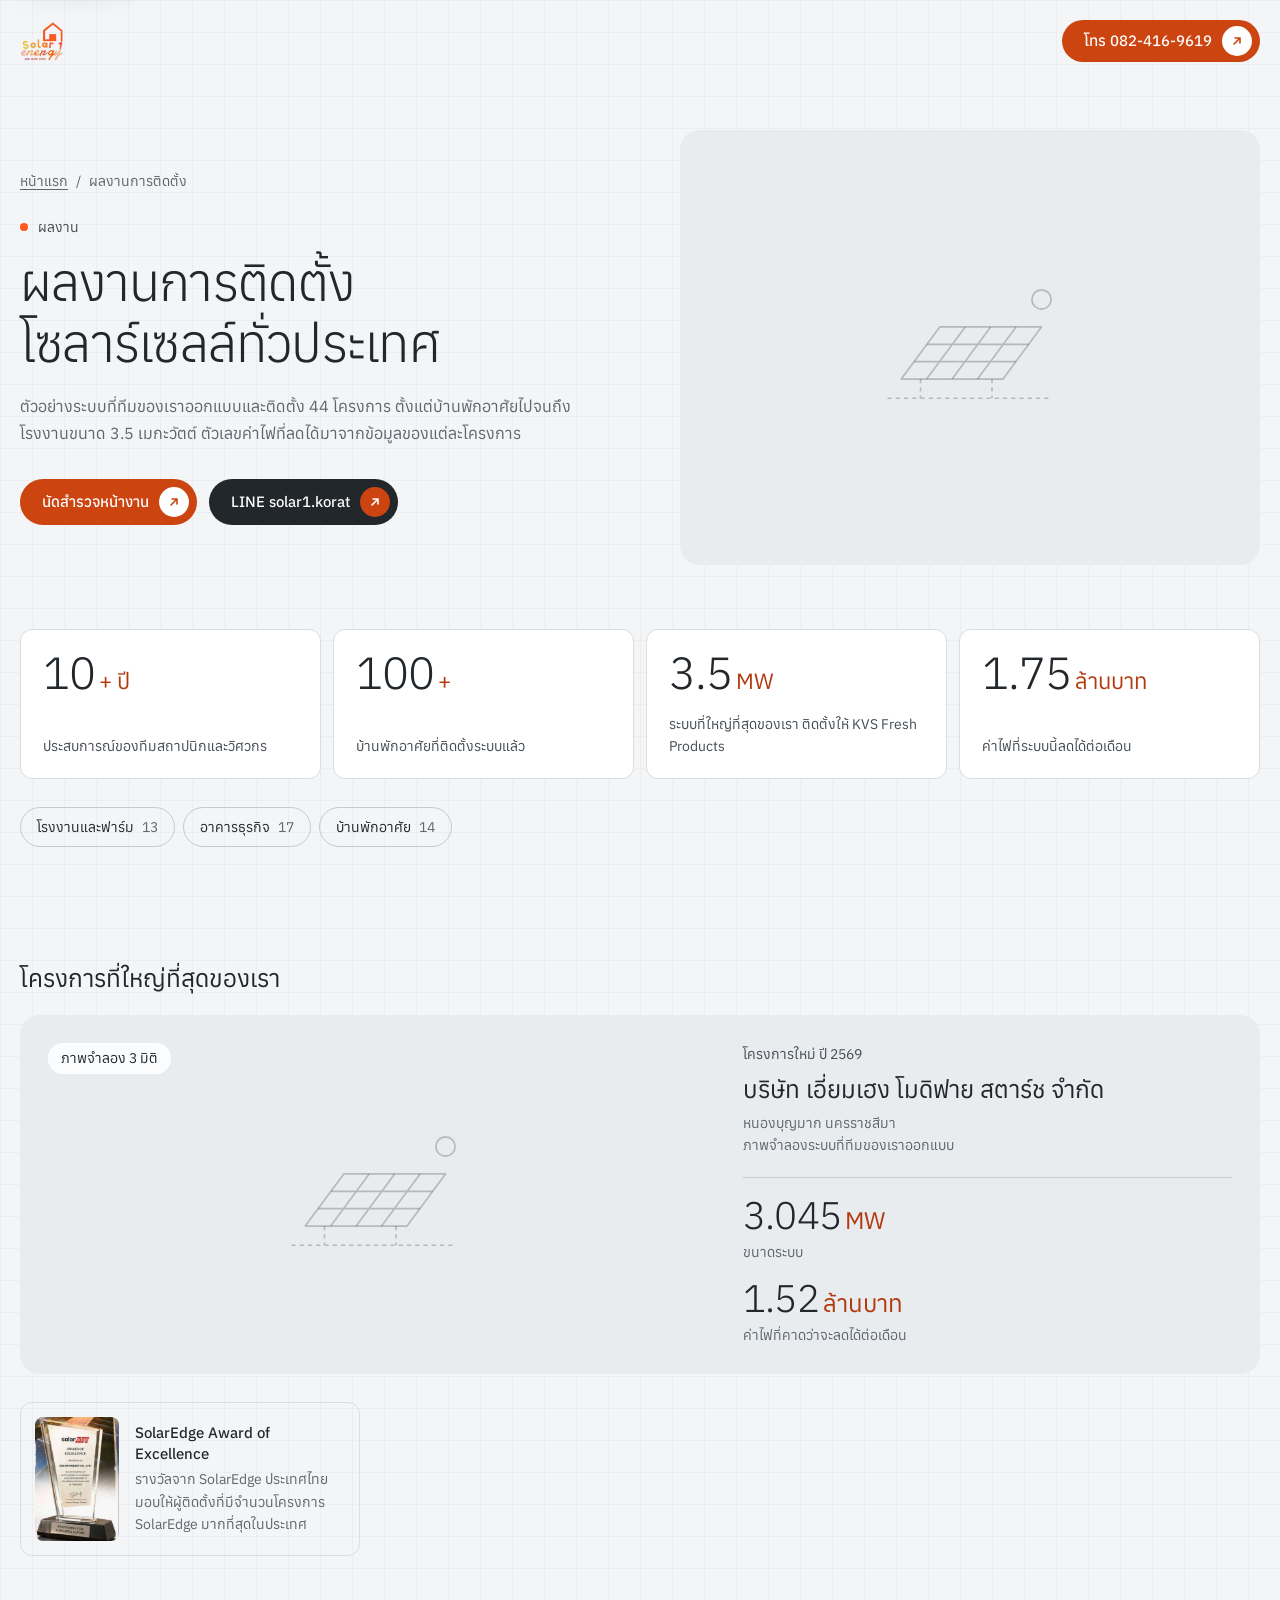
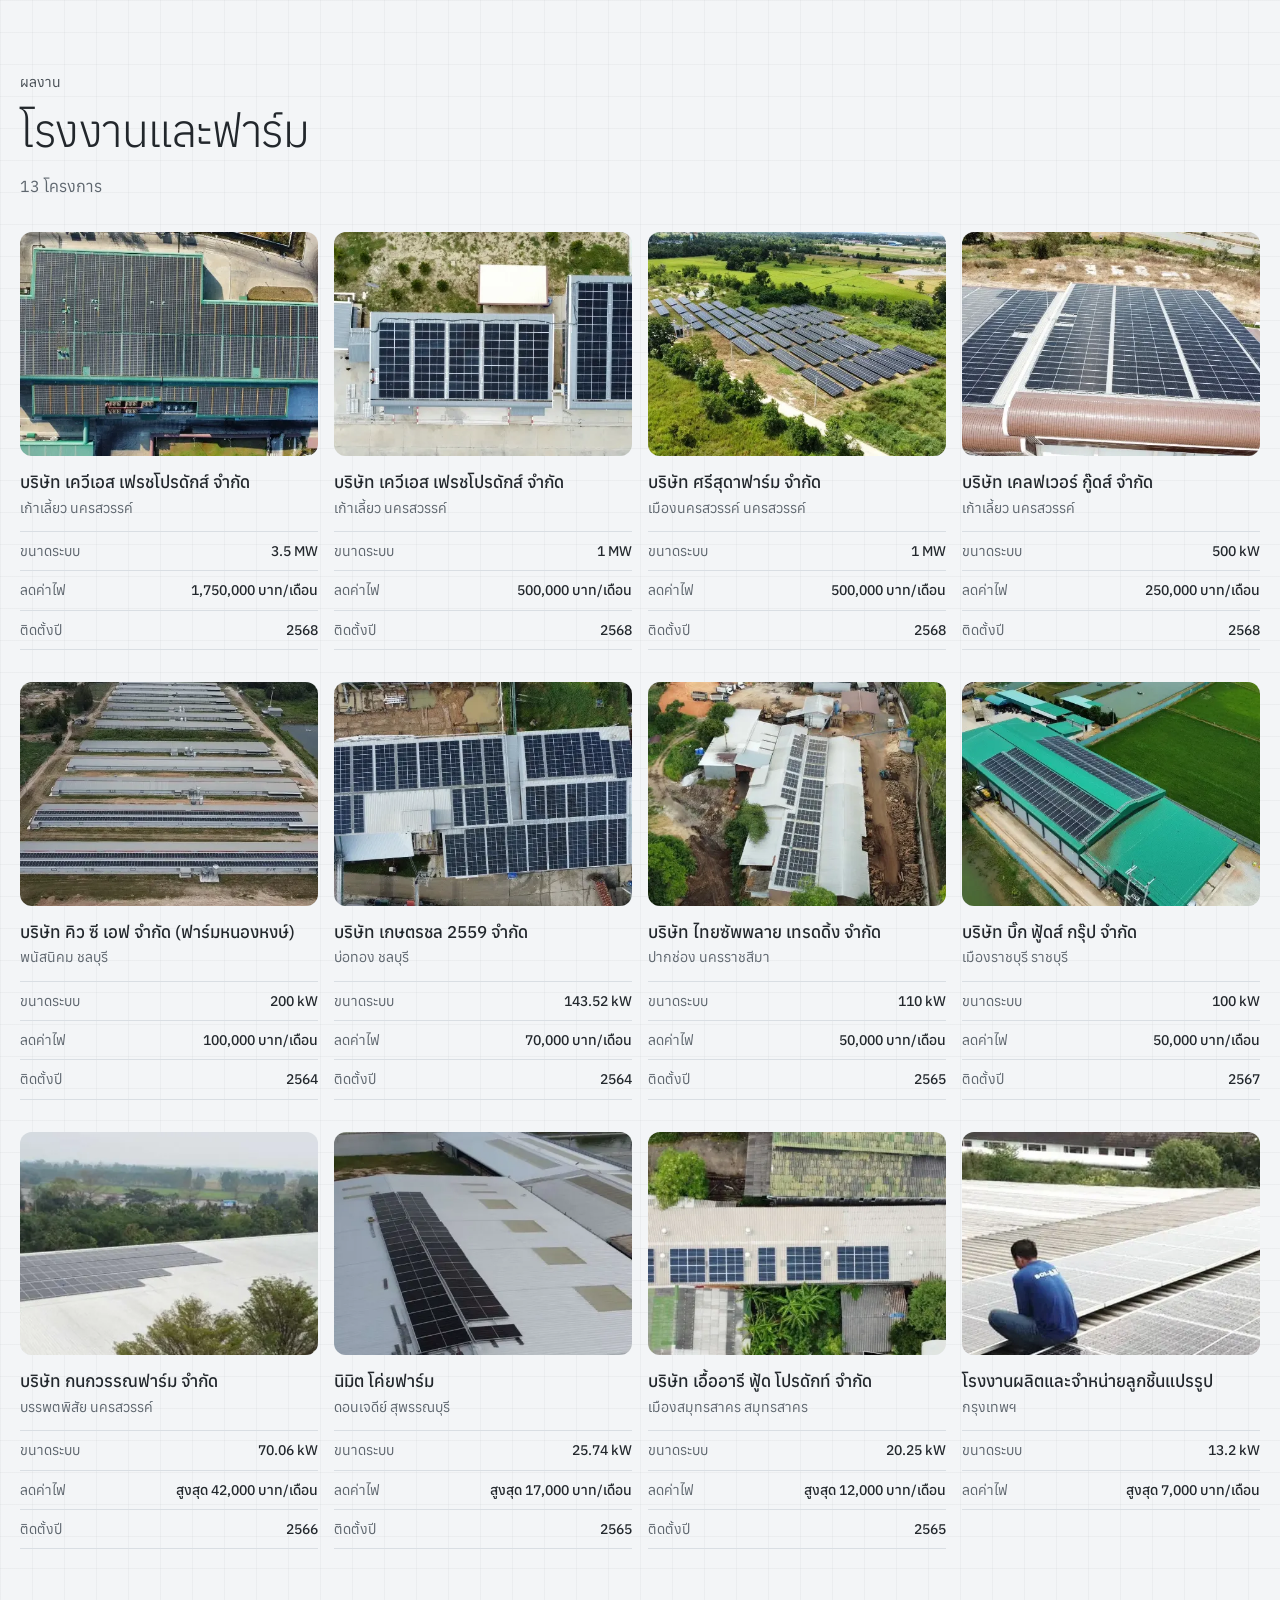
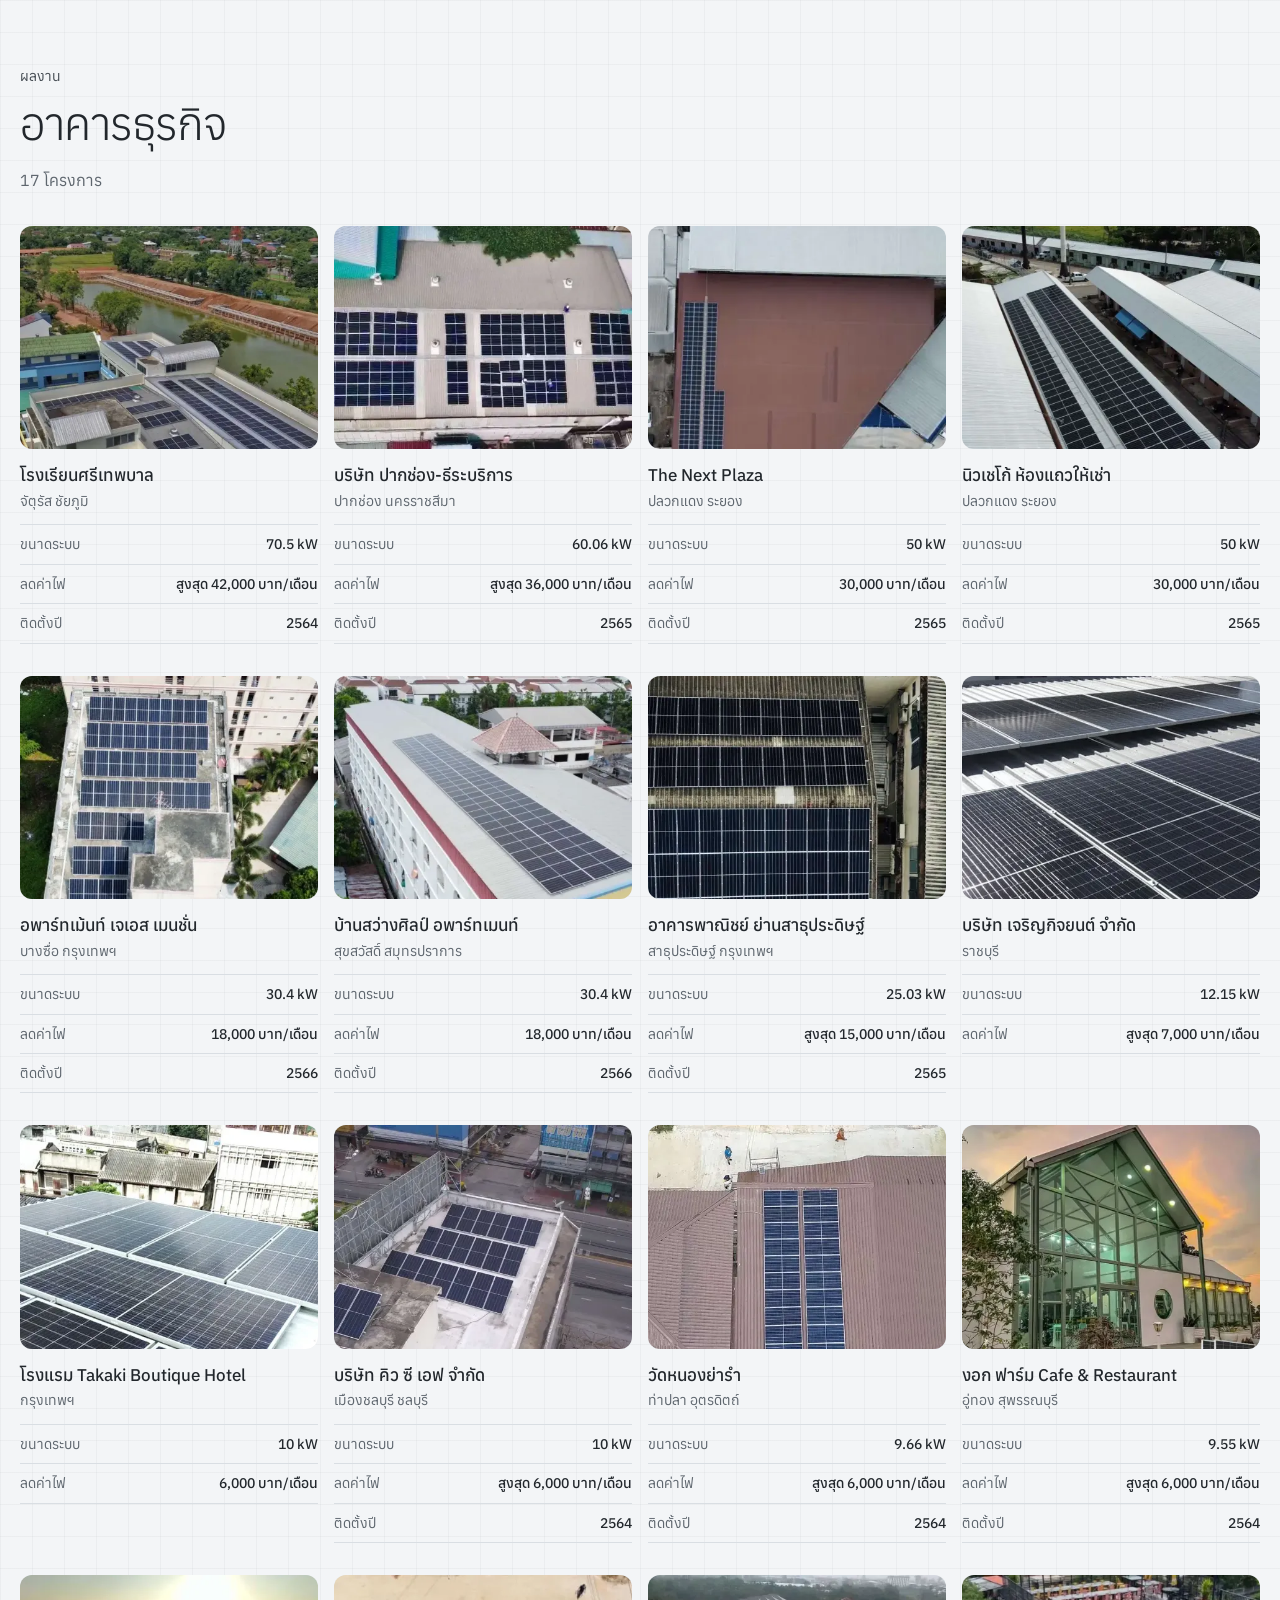
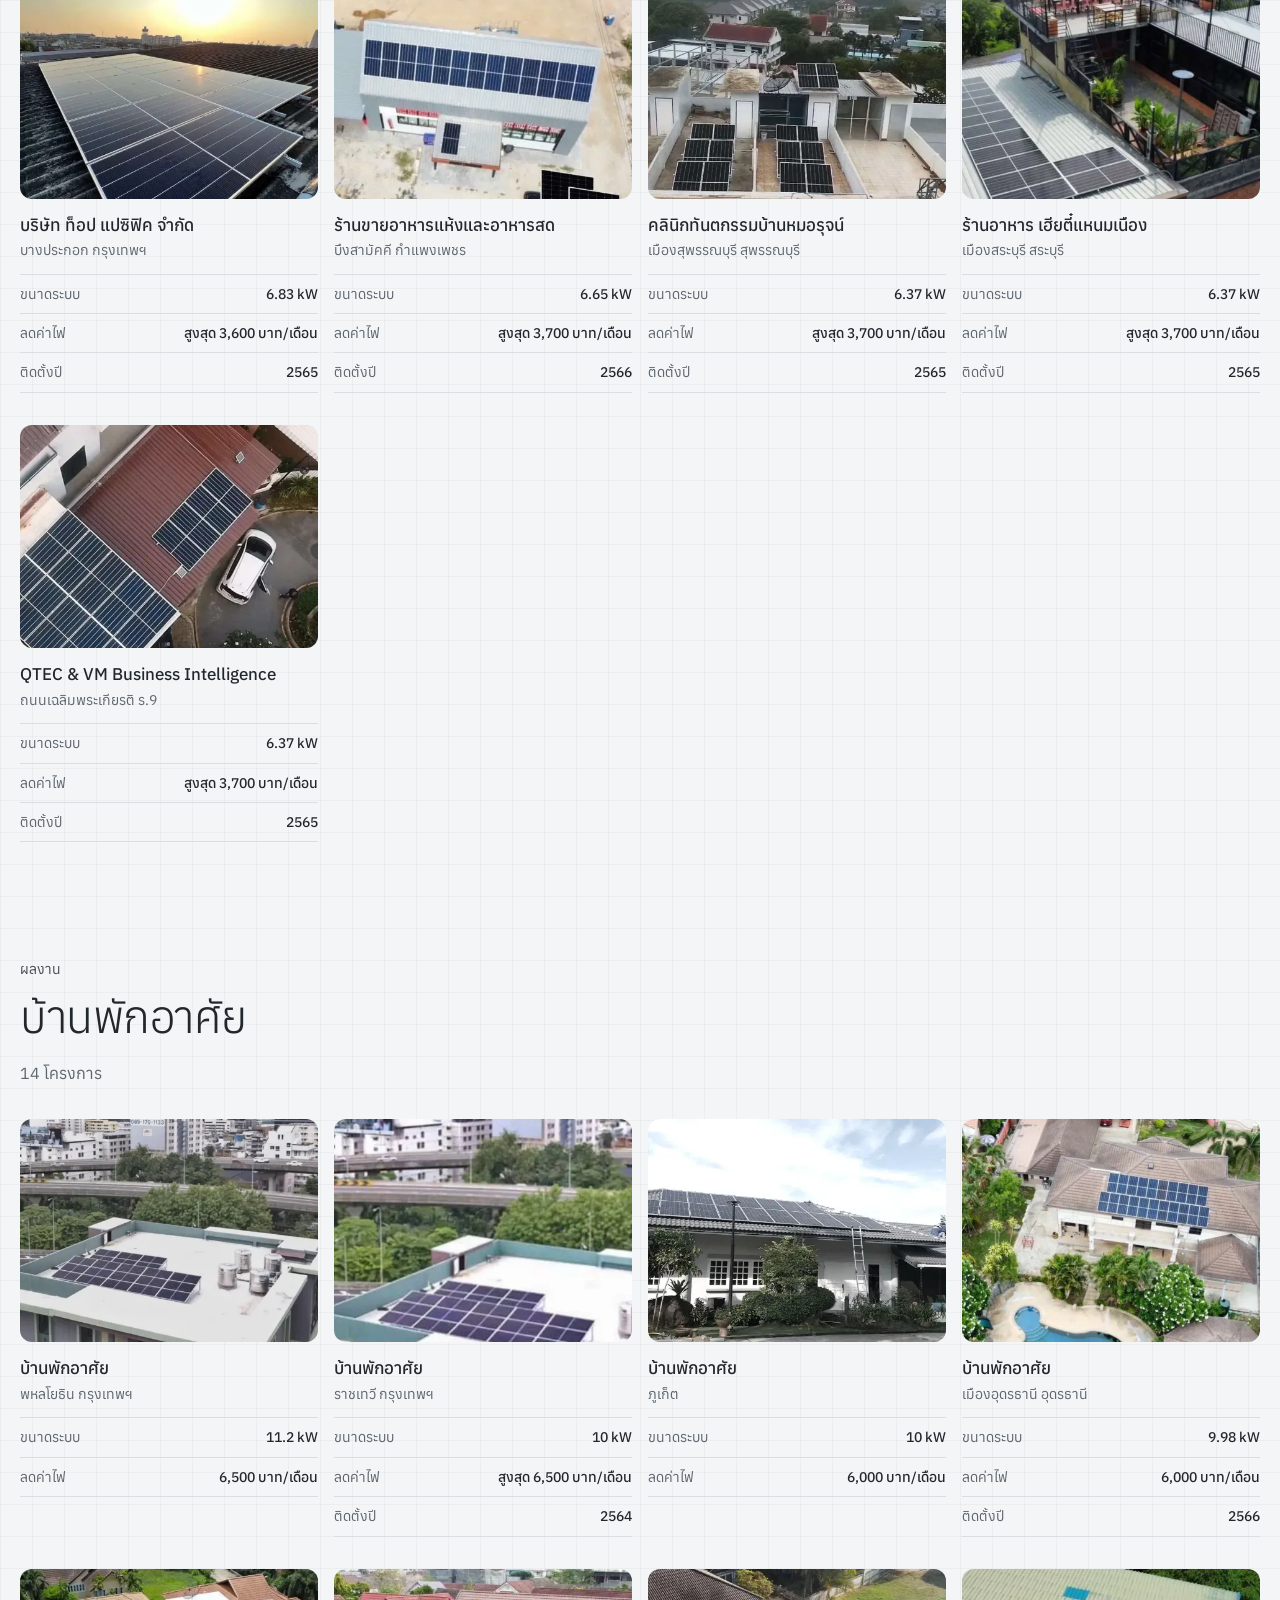
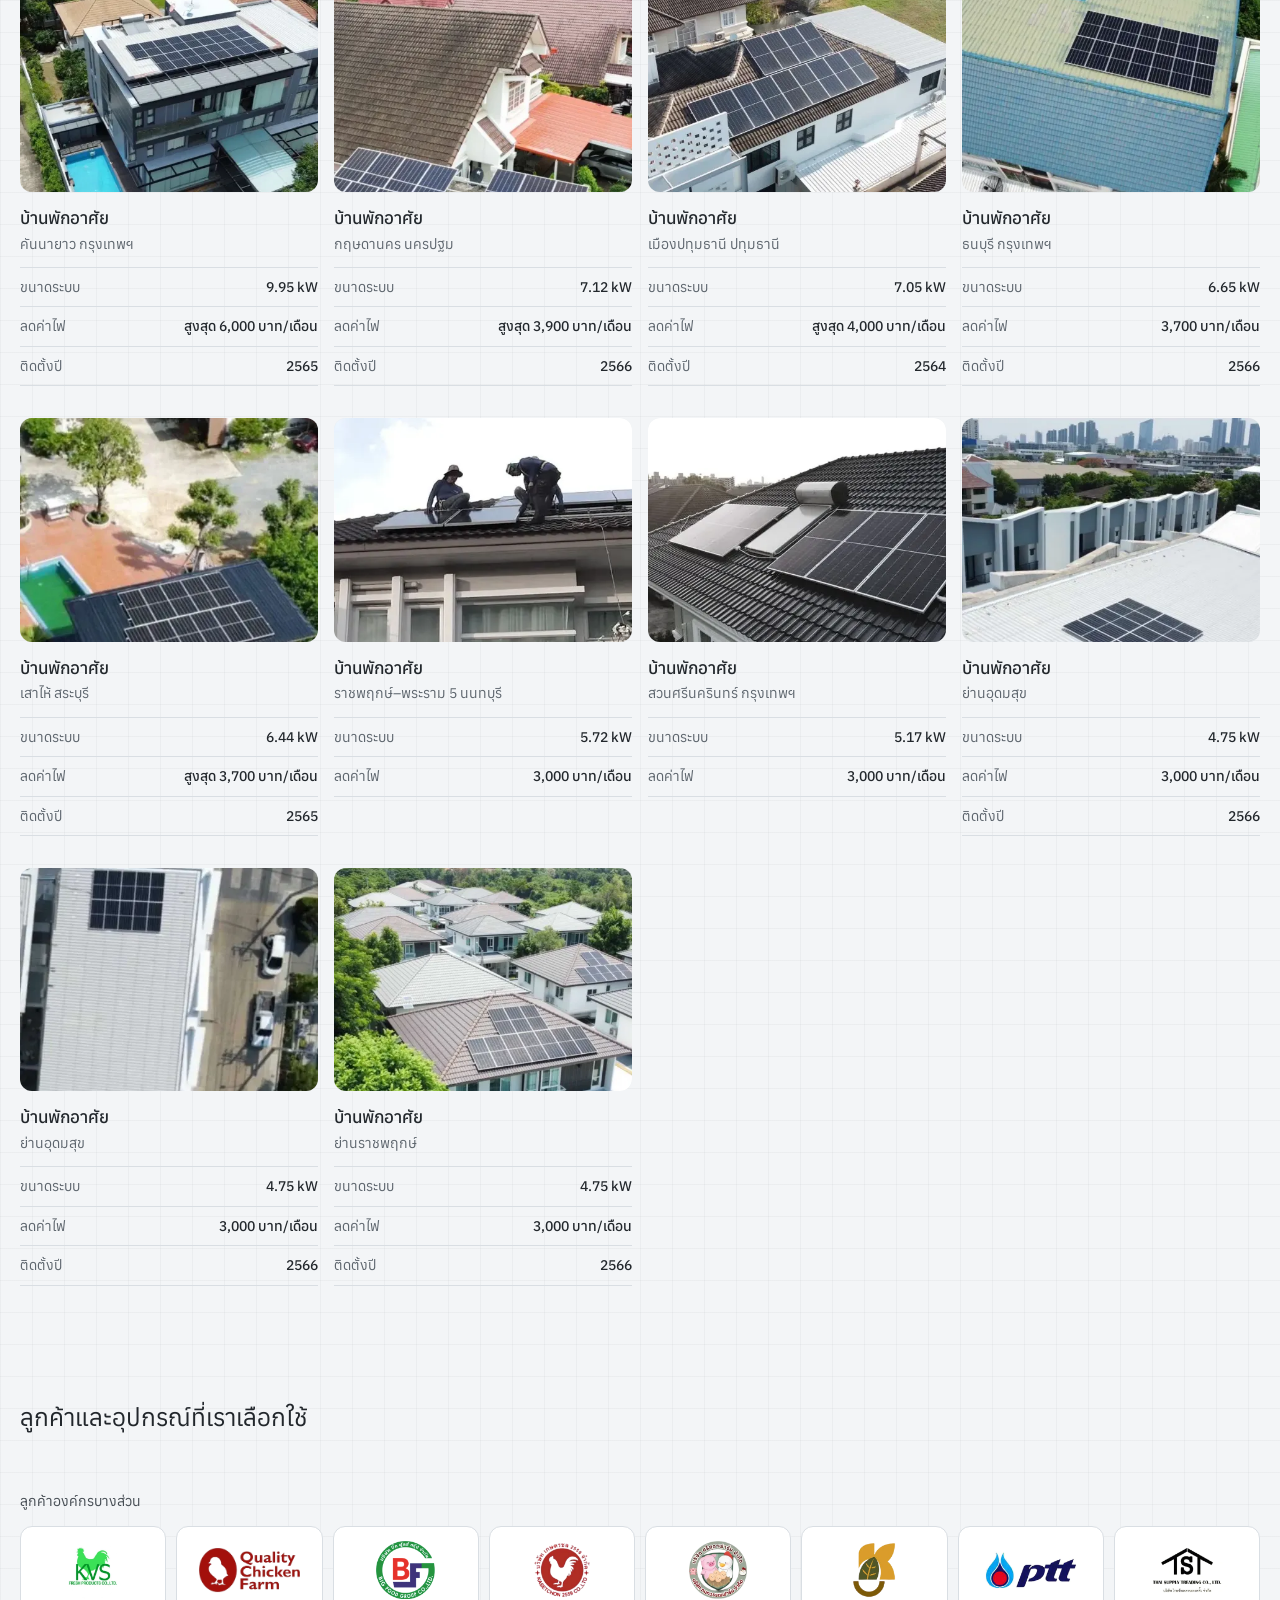
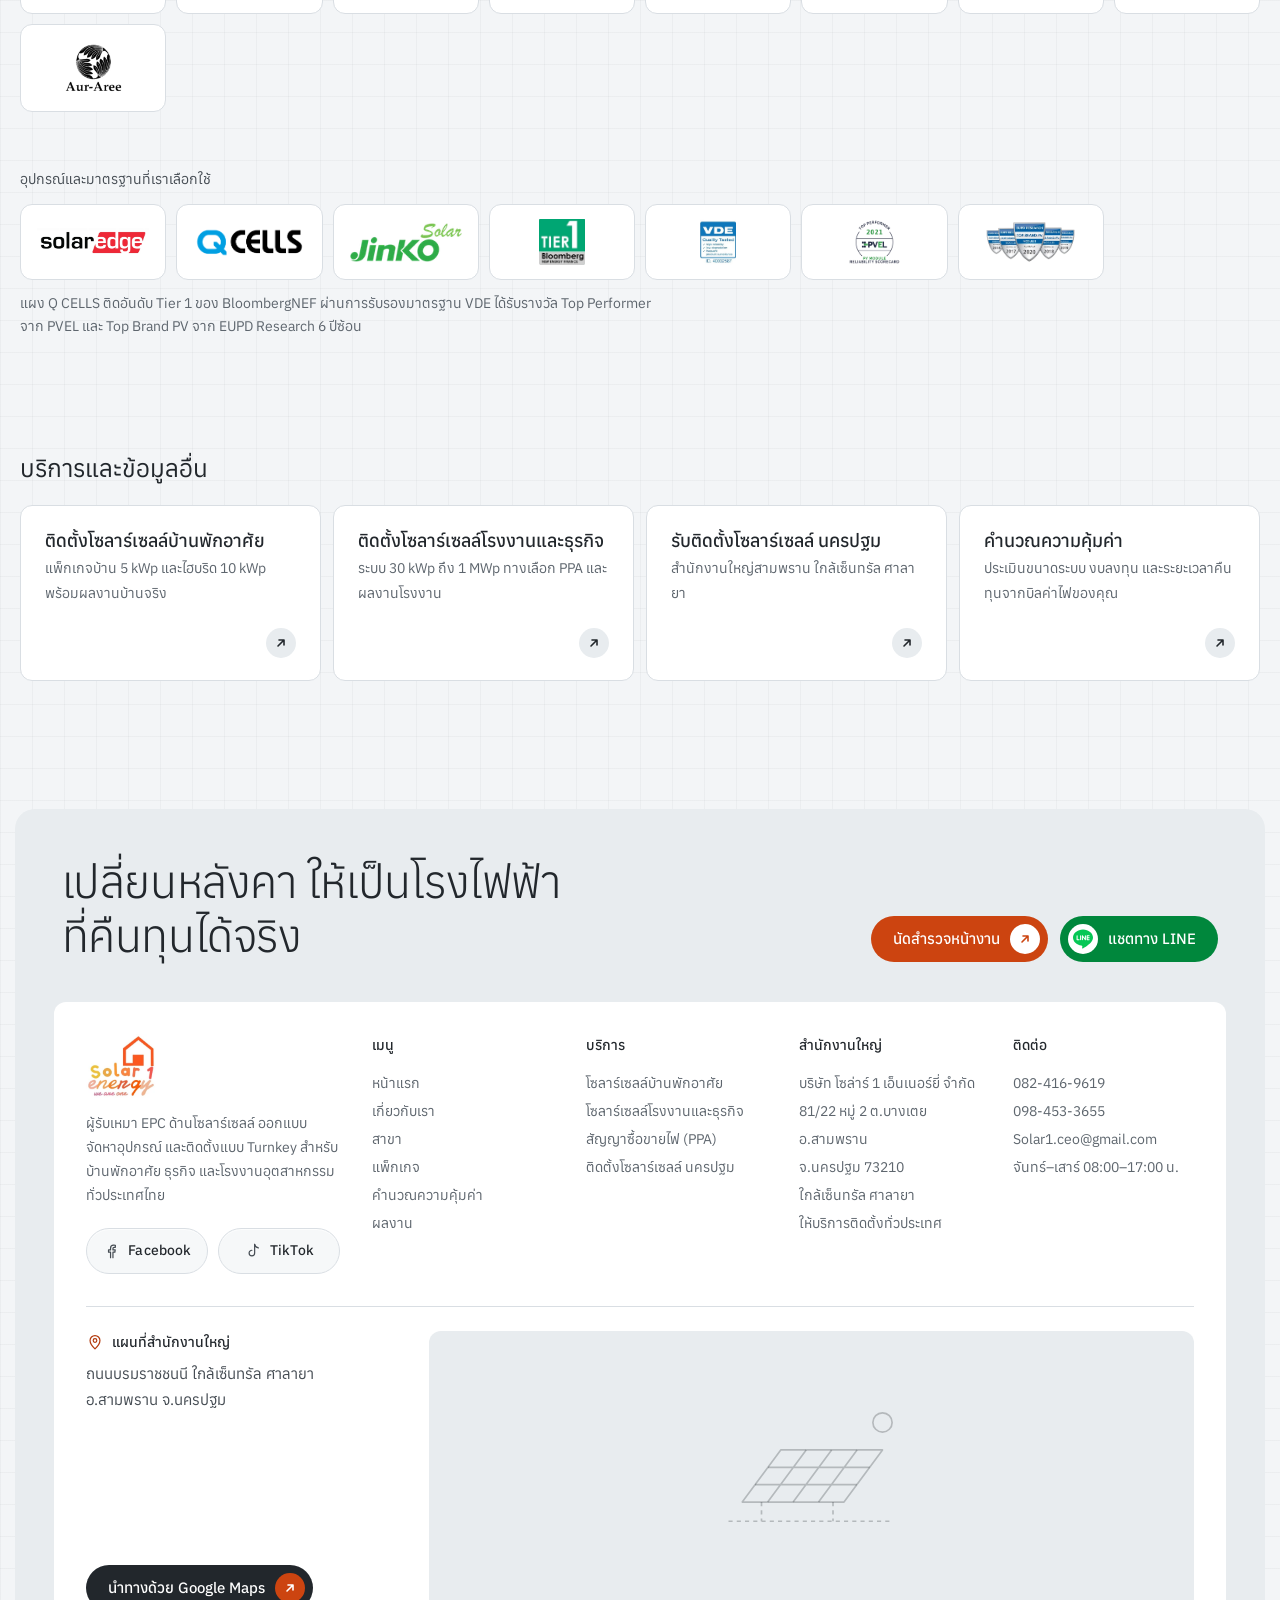
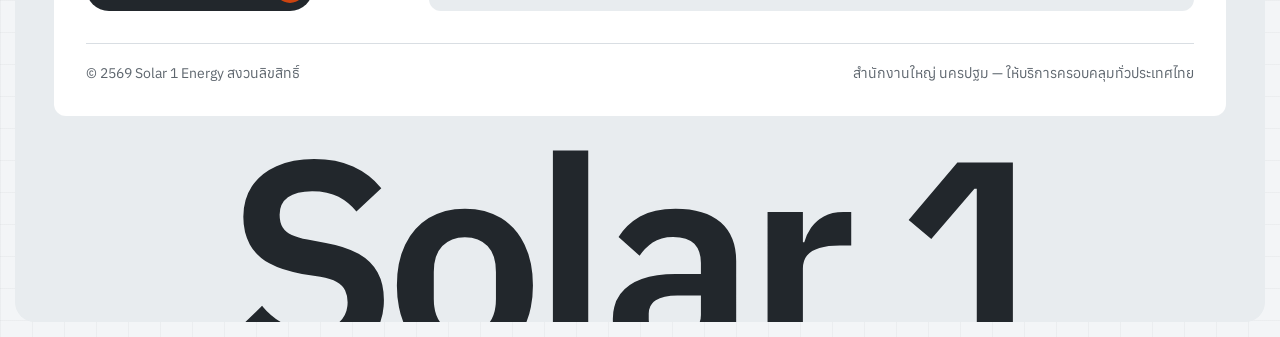
<file: projects/index.html>
<!doctype html>
<html lang="th">
<head>
  <meta charset="utf-8">
  <meta name="viewport" content="width=device-width, initial-scale=1">
  <title>ผลงานติดตั้งโซลาร์เซลล์ 44 โครงการ บ้าน ธุรกิจ และโรงงาน | Solar 1 Energy</title>
  <meta name="description" content="รวมผลงานติดตั้งโซลาร์เซลล์ของ Solar 1 Energy 44 โครงการทั่วประเทศ ตั้งแต่บ้านพักอาศัยถึงโรงงาน 3.5 MW พร้อมขนาดระบบ ค่าไฟที่ลดได้ และปีที่ติดตั้ง">
  <meta name="robots" content="noindex, nofollow">
  <meta name="theme-color" content="#F3F5F7">
  <link rel="canonical" href="https://solar1-energy.vercel.app/projects">
  <link rel="icon" href="/favicon.ico" sizes="48x48">
  <link rel="icon" href="/favicon.svg" type="image/svg+xml">
  <link rel="apple-touch-icon" href="/apple-touch-icon.png">
  <link rel="preload" href="/Font/Anuphan/Anuphan-VariableFont_wght.ttf" as="font" type="font/ttf" crossorigin>
  <meta property="og:type" content="website">
  <meta property="og:site_name" content="Solar 1 Energy">
  <meta property="og:locale" content="th_TH">
  <meta property="og:url" content="https://solar1-energy.vercel.app/projects">
  <meta property="og:title" content="ผลงานติดตั้งโซลาร์เซลล์ 44 โครงการ บ้าน ธุรกิจ และโรงงาน | Solar 1 Energy">
  <meta property="og:description" content="รวมผลงานติดตั้งโซลาร์เซลล์ของ Solar 1 Energy 44 โครงการทั่วประเทศ ตั้งแต่บ้านพักอาศัยถึงโรงงาน 3.5 MW พร้อมขนาดระบบ ค่าไฟที่ลดได้ และปีที่ติดตั้ง">
  <meta property="og:image" content="https://solar1-energy.vercel.app/Media/og-image.jpg">
  <meta property="og:image:width" content="1200">
  <meta property="og:image:height" content="630">
  <meta name="twitter:card" content="summary_large_image">
  <script type="application/ld+json">
  {
    "@context": "https://schema.org",
    "@type": "BreadcrumbList",
    "itemListElement": [
      {
        "@type": "ListItem",
        "position": 1,
        "name": "หน้าแรก",
        "item": "https://solar1-energy.vercel.app/"
      },
      {
        "@type": "ListItem",
        "position": 2,
        "name": "ผลงานการติดตั้ง",
        "item": "https://solar1-energy.vercel.app/projects"
      }
    ]
  }
  </script>
  <script>
    // Theme before first paint: stored choice, otherwise the OS preference.
    (function () {
      var root = document.documentElement, t = null;
      try { t = localStorage.getItem('theme'); } catch (e) {}
      if (t !== 'light' && t !== 'dark') t = matchMedia('(prefers-color-scheme: dark)').matches ? 'dark' : 'light';
      root.dataset.theme = t;
      root.classList.add('js');
    })();
  </script>
  <link rel="stylesheet" href="/styles.css">
  <link rel="stylesheet" href="/pages.css">
</head>
<body>
<svg width="0" height="0" style="position:absolute" aria-hidden="true">
  <symbol id="i-arrow" viewBox="0 0 12 12"><path d="M3 9 9 3M4 3h5v5" fill="none" stroke="currentColor" stroke-width="1.6" stroke-linecap="round" stroke-linejoin="round"/></symbol>
  <symbol id="i-pause" viewBox="0 0 14 14"><path d="M4.5 2.5v9M9.5 2.5v9" fill="none" stroke="currentColor" stroke-width="1.8" stroke-linecap="round"/></symbol>
  <symbol id="i-play" viewBox="0 0 14 14"><path d="M4 2.6v8.8a.5.5 0 0 0 .76.43l7-4.4a.5.5 0 0 0 0-.86l-7-4.4A.5.5 0 0 0 4 2.6z" fill="currentColor"/></symbol>
  <symbol id="i-menu" viewBox="0 0 18 18"><path d="M3 5.5h12M3 12.5h12" fill="none" stroke="currentColor" stroke-width="1.7" stroke-linecap="round"/></symbol>
  <symbol id="i-close" viewBox="0 0 18 18"><path d="M4.5 4.5l9 9M13.5 4.5l-9 9" fill="none" stroke="currentColor" stroke-width="1.7" stroke-linecap="round"/></symbol>
  <symbol id="i-chart" viewBox="0 0 18 18"><path d="M2.5 15.5h13M4.5 12.5l3.2-3.6 2.6 2.1 3.9-5" fill="none" stroke="currentColor" stroke-width="1.6" stroke-linecap="round" stroke-linejoin="round"/><circle cx="14.2" cy="6" r="1.3" fill="currentColor"/></symbol>
  <symbol id="i-sun" viewBox="0 0 18 18"><circle cx="9" cy="9" r="3.4" fill="none" stroke="currentColor" stroke-width="1.6"/><path d="M9 1.8v1.6M9 14.6v1.6M1.8 9h1.6M14.6 9h1.6M3.9 3.9l1.1 1.1M13 13l1.1 1.1M3.9 14.1 5 13M13 5l1.1-1.1" fill="none" stroke="currentColor" stroke-width="1.6" stroke-linecap="round"/></symbol>
  <symbol id="i-moon" viewBox="0 0 18 18"><path d="M14.8 11.2A6.3 6.3 0 0 1 6.8 3.2a6.3 6.3 0 1 0 8 8z" fill="none" stroke="currentColor" stroke-width="1.6" stroke-linejoin="round"/></symbol>
  <symbol id="i-bolt" viewBox="0 0 24 24"><g fill="none" stroke="currentColor" stroke-width="1.6" stroke-linecap="round" stroke-linejoin="round"><path d="M13.5 2.5 5.5 13.5h6l-1 8 8-11h-6l1-8z"/></g></symbol>
  <symbol id="i-square" viewBox="0 0 24 24"><g fill="none" stroke="currentColor" stroke-width="1.6" stroke-linecap="round" stroke-linejoin="round"><path d="M4 3.5v17h17z"/><path d="M8 12.5v4.5h4.5zM4 8h2M4 12h2M4 16h2"/></g></symbol>
  <symbol id="i-tower" viewBox="0 0 24 24"><g fill="none" stroke="currentColor" stroke-width="1.6" stroke-linecap="round" stroke-linejoin="round"><path d="M12 2.5 7.5 21.5M12 2.5l4.5 19M6 21.5h12M4.5 7.5h15M7 7.5 12 12l5-4.5M9 16.5l3-4.5 3 4.5M8.6 14.5h6.8"/></g></symbol>
  <symbol id="i-shield" viewBox="0 0 24 24"><g fill="none" stroke="currentColor" stroke-width="1.6" stroke-linecap="round" stroke-linejoin="round"><path d="M12 2.8 5 5.6v5.6c0 4.5 2.9 8.3 7 9.9 4.1-1.6 7-5.4 7-9.9V5.6z"/><path d="m8.8 12.2 2.3 2.3 4.3-4.6"/></g></symbol>
  <symbol id="i-medal" viewBox="0 0 24 24"><g fill="none" stroke="currentColor" stroke-width="1.6" stroke-linecap="round" stroke-linejoin="round"><circle cx="12" cy="9" r="5.5"/><path d="m8.6 13.4-1.6 8.1 5-2.7 5 2.7-1.6-8.1"/><path d="m10 9 1.4 1.4L14 7.8"/></g></symbol>
  <symbol id="i-monitor" viewBox="0 0 24 24"><g fill="none" stroke="currentColor" stroke-width="1.6" stroke-linecap="round" stroke-linejoin="round"><rect x="6" y="2.5" width="12" height="19" rx="2.2"/><path d="M9 15.5l2-2.6 2 1.5 2.2-3.2M10.5 18.5h3"/></g></symbol>
  <symbol id="i-check" viewBox="0 0 14 14"><path d="M3 7.4 5.9 10.2 11 4.2" fill="none" stroke="currentColor" stroke-width="1.8" stroke-linecap="round" stroke-linejoin="round"/></symbol>
  <symbol id="i-setsquare" viewBox="0 0 24 24"><g fill="none" stroke="currentColor" stroke-width="1.6" stroke-linecap="round" stroke-linejoin="round"><path d="M4 4v16h16z"/><path d="M8 11.5V16h4.5z"/><path d="M4 8h2M4 12h2M4 16h1.5"/></g></symbol>
  <symbol id="i-box" viewBox="0 0 24 24"><g fill="none" stroke="currentColor" stroke-width="1.6" stroke-linecap="round" stroke-linejoin="round"><path d="M12 3 20 7.3v9.4L12 21l-8-4.3V7.3z"/><path d="m4 7.3 8 4.3 8-4.3M12 11.6V21M8 5.2l8 4.3"/></g></symbol>
  <symbol id="i-helmet" viewBox="0 0 24 24"><g fill="none" stroke="currentColor" stroke-width="1.6" stroke-linecap="round" stroke-linejoin="round"><path d="M4.5 16a7.5 7.5 0 0 1 15 0"/><path d="M3 16h18v2.5H3z"/><path d="M10 9V5.5h4V9"/></g></symbol>
  <symbol id="i-key" viewBox="0 0 24 24"><g fill="none" stroke="currentColor" stroke-width="1.6" stroke-linecap="round" stroke-linejoin="round"><circle cx="8" cy="15.5" r="4"/><path d="m10.9 12.6 8.6-8.6M16.5 7l2.5 2.5M14.2 9.3l1.8 1.8"/></g></symbol>
  <symbol id="i-line" viewBox="0 0 24 24"><g fill="none" stroke="currentColor" stroke-width="1.6" stroke-linecap="round" stroke-linejoin="round"><path d="M12 4.2c-5 0-9 3.2-9 7.1 0 3.5 3.1 6.4 7.4 7l-.3 2.5 3.6-2.4c4.2-.5 7.3-3.5 7.3-7.1 0-3.9-4-7.1-9-7.1z"/><path d="M7.5 9.6v3.4h2M11.6 9.6V13M13.8 13V9.6l2.7 3.4V9.6"/></g></symbol>
  <symbol id="i-line-brand" viewBox="0 0 24 24"><path fill="currentColor" d="M19.365 9.863c.349 0 .63.285.63.631 0 .345-.281.63-.63.63H17.61v1.125h1.755c.349 0 .63.283.63.63 0 .344-.281.629-.63.629h-2.386c-.345 0-.627-.285-.627-.629V8.108c0-.345.282-.63.63-.63h2.386c.346 0 .627.285.627.63 0 .349-.281.63-.63.63H17.61v1.125h1.755zm-3.855 3.016c0 .27-.174.51-.432.596-.064.021-.133.031-.199.031-.211 0-.391-.09-.51-.25l-2.443-3.317v2.94c0 .344-.279.629-.631.629-.346 0-.626-.285-.626-.629V8.108c0-.27.173-.51.43-.595.06-.023.136-.033.194-.033.195 0 .375.104.495.254l2.462 3.33V8.108c0-.345.282-.63.63-.63.345 0 .63.285.63.63v4.771zm-5.741 0c0 .344-.282.629-.631.629-.345 0-.627-.285-.627-.629V8.108c0-.345.282-.63.63-.63.346 0 .628.285.628.63v4.771zm-2.466.629H4.917c-.345 0-.63-.285-.63-.629V8.108c0-.345.285-.63.63-.63.348 0 .63.285.63.63v4.141h1.756c.348 0 .629.283.629.63 0 .344-.282.629-.629.629M24 10.314C24 4.943 18.615.572 12 .572S0 4.943 0 10.314c0 4.811 4.27 8.842 10.035 9.608.391.082.923.258 1.058.59.12.301.079.766.038 1.08l-.164 1.02c-.045.301-.24 1.186 1.049.645 1.291-.539 6.916-4.078 9.436-6.975C23.176 14.393 24 12.458 24 10.314"/></symbol>
  <symbol id="i-facebook" viewBox="0 0 24 24"><g fill="none" stroke="currentColor" stroke-width="1.6" stroke-linecap="round" stroke-linejoin="round"><path d="M14.6 21v-7.4h2.6l.4-3.1h-3V8.6c0-.9.3-1.5 1.6-1.5h1.6V4.3a21 21 0 0 0-2.4-.1c-2.4 0-4 1.4-4 4.1v2.2H8.7v3.1h2.7V21"/></g></symbol>
  <symbol id="i-tiktok" viewBox="0 0 24 24"><g fill="none" stroke="currentColor" stroke-width="1.6" stroke-linecap="round" stroke-linejoin="round"><path d="M14.2 3.2v11.5a3.7 3.7 0 1 1-3.7-3.7"/><path d="M14.2 3.2c.4 2.6 2.2 4.4 5 4.6"/></g></symbol>
  <symbol id="i-instagram" viewBox="0 0 24 24"><g fill="none" stroke="currentColor" stroke-width="1.6" stroke-linecap="round" stroke-linejoin="round"><rect x="3.2" y="3.2" width="17.6" height="17.6" rx="5"/><circle cx="12" cy="12" r="4"/><circle cx="17.2" cy="6.8" r=".4"/></g></symbol>
  <symbol id="i-youtube" viewBox="0 0 24 24"><g fill="none" stroke="currentColor" stroke-width="1.6" stroke-linecap="round" stroke-linejoin="round"><rect x="2.6" y="5.6" width="18.8" height="12.8" rx="4"/><path d="m10.2 9.4 4.6 2.6-4.6 2.6z"/></g></symbol>
  <symbol id="i-pin" viewBox="0 0 24 24"><g fill="none" stroke="currentColor" stroke-width="1.6" stroke-linecap="round" stroke-linejoin="round"><path d="M12 21.2s-6.6-6.2-6.6-11.2a6.6 6.6 0 0 1 13.2 0c0 5-6.6 11.2-6.6 11.2z"/><circle cx="12" cy="10" r="2.4"/></g></symbol>
  <symbol id="i-chev" viewBox="0 0 14 14"><path d="M5 3l4 4-4 4" fill="none" stroke="currentColor" stroke-width="1.6" stroke-linecap="round" stroke-linejoin="round"/></symbol>
</svg>
<a class="skip-link" href="#content">ข้ามไปยังเนื้อหา</a>
<header class="wrap pg-top">
  <a class="pg-logo" href="/" aria-label="Solar 1 Energy หน้าแรก"><picture><source srcset="/Media/logo-mark.webp" type="image/webp"><img src="/Media/logo-mark.png" width="160" height="144" alt="Solar 1 Energy"></picture></a>
  <a class="btn btn--orange" href="tel:0824169619">โทร 082-416-9619 <span class="btn-ico"><svg viewBox="0 0 12 12" aria-hidden="true"><path d="M3 9 9 3M4 3h5v5" fill="none" stroke="currentColor" stroke-width="1.6" stroke-linecap="round" stroke-linejoin="round"/></svg></span></a>
</header>
<main id="content" class="wrap" tabindex="-1">

  <div class="pg-hero">
    <div>
      <nav class="crumbs" aria-label="เส้นทาง"><a href="/">หน้าแรก</a><span aria-hidden="true">/</span><span aria-current="page">ผลงานการติดตั้ง</span></nav>
      <p class="kicker"><span class="dot"></span>ผลงาน</p>
      <h1 class="pg-title">ผลงานการติดตั้ง<br>โซลาร์เซลล์ทั่วประเทศ</h1>
      <p class="lede">ตัวอย่างระบบที่ทีมของเราออกแบบและติดตั้ง 44 โครงการ ตั้งแต่บ้านพักอาศัยไปจนถึงโรงงานขนาด 3.5 เมกะวัตต์ ตัวเลขค่าไฟที่ลดได้มาจากข้อมูลของแต่ละโครงการ</p>
      <div class="pg-cta">
        <a class="btn btn--orange" href="tel:0824169619">นัดสำรวจหน้างาน <span class="btn-ico"><svg viewBox="0 0 12 12" aria-hidden="true"><path d="M3 9 9 3M4 3h5v5" fill="none" stroke="currentColor" stroke-width="1.6" stroke-linecap="round" stroke-linejoin="round"/></svg></span></a>
        <a class="btn btn--ink" href="https://line.me/ti/p/~solar1.korat" target="_blank" rel="noopener noreferrer">LINE solar1.korat <span class="btn-ico"><svg viewBox="0 0 12 12" aria-hidden="true"><path d="M3 9 9 3M4 3h5v5" fill="none" stroke="currentColor" stroke-width="1.6" stroke-linecap="round" stroke-linejoin="round"/></svg></span></a>
      </div>
    </div>
    <div class="pg-hero-media media-frame"><img class="frame-img" src="/Media/projects/srisuda-farm-1mw-800.webp" srcset="/Media/projects/srisuda-farm-1mw-480.webp 480w, /Media/projects/srisuda-farm-1mw-800.webp 800w" sizes="(max-width: 1024px) calc(100vw - 32px), 620px" width="800" height="600" alt="ระบบโซลาร์ 1 MW ของบริษัท ศรีสุดาฟาร์ม จำกัด เมืองนครสวรรค์ นครสวรรค์" fetchpriority="high" decoding="async"></div>
  </div>

    <div class="pg-stats">
      <div class="pg-stat"><strong>10<small>+ ปี</small></strong><span>ประสบการณ์ของทีมสถาปนิกและวิศวกร</span></div>
      <div class="pg-stat"><strong>100<small>+</small></strong><span>บ้านพักอาศัยที่ติดตั้งระบบแล้ว</span></div>
      <div class="pg-stat"><strong>3.5<small>MW</small></strong><span>ระบบที่ใหญ่ที่สุดของเรา ติดตั้งให้ KVS Fresh Products</span></div>
      <div class="pg-stat"><strong>1.75<small>ล้านบาท</small></strong><span>ค่าไฟที่ระบบนี้ลดได้ต่อเดือน</span></div>
    </div>
    <nav class="pg-jump" aria-label="หมวดผลงาน"><a href="#industry">โรงงานและฟาร์ม <small>13</small></a><a href="#business">อาคารธุรกิจ <small>17</small></a><a href="#home">บ้านพักอาศัย <small>14</small></a></nav>

  <section class="pg-section" aria-labelledby="feature-title">
    <h2 class="pg-sub" id="feature-title">โครงการที่ใหญ่ที่สุดของเรา</h2>

      <article class="pj-feature">
        <div class="pj-feature-media media-frame"><img class="frame-img" src="/Media/projects/eiamheng-modify-starch-3mw-800.webp" srcset="/Media/projects/eiamheng-modify-starch-3mw-480.webp 480w, /Media/projects/eiamheng-modify-starch-3mw-800.webp 800w" sizes="(max-width: 767px) calc(100vw - 48px), 720px" width="800" height="600" alt="ภาพจำลองระบบโซลาร์ 3.045 MW ของบริษัท เอี่ยมเฮง โมดิฟาย สตาร์ช จำกัด หนองบุญมาก นครราชสีมา" loading="lazy" decoding="async"><span class="pj-chip">ภาพจำลอง 3 มิติ</span></div>
        <div class="pj-feature-body">
          <div>
            <p class="kicker">โครงการใหม่ ปี 2569</p>
            <h3>บริษัท เอี่ยมเฮง โมดิฟาย สตาร์ช จำกัด</h3>
            <p class="pj-loc">หนองบุญมาก นครราชสีมา<br>ภาพจำลองระบบที่ทีมของเราออกแบบ</p>
          </div>
          <div class="pj-feature-stats">
            <div><strong>3.045<small>MW</small></strong><span>ขนาดระบบ</span></div>
            <div><strong>1.52<small>ล้านบาท</small></strong><span>ค่าไฟที่คาดว่าจะลดได้ต่อเดือน</span></div>
          </div>
        </div>
      </article>

      <figure class="award">
        <img src="/Media/awards/solaredge-award-of-excellence.webp" width="245" height="361" loading="lazy" decoding="async" alt="ถ้วยรางวัล SolarEdge Award of Excellence ที่มอบให้ Solar 1 Energy">
        <figcaption>
          <strong>SolarEdge Award of Excellence</strong>
          <span>รางวัลจาก SolarEdge ประเทศไทย มอบให้ผู้ติดตั้งที่มีจำนวนโครงการ SolarEdge มากที่สุดในประเทศ</span>
        </figcaption>
      </figure>
  </section>

  <section class="pg-section" id="industry" aria-labelledby="industry-title">

    <div class="pg-head">
      <p class="kicker">ผลงาน</p>
      <h2 class="h2"><span id="industry-title">โรงงานและฟาร์ม</span></h2>
      <p class="lede">13 โครงการ</p>
    </div>

      <div class="pj-grid pj-grid--wide">
        <article class="pj">
          <div class="pj-media media-frame"><img class="frame-img" src="/Media/projects/kvs-fresh-products-3-5mw-800.webp" srcset="/Media/projects/kvs-fresh-products-3-5mw-480.webp 480w, /Media/projects/kvs-fresh-products-3-5mw-800.webp 800w" sizes="(max-width: 639px) calc(100vw - 32px), (max-width: 1024px) calc(50vw - 40px), (max-width: 1100px) calc(33vw - 32px), 320px" width="800" height="600" alt="ระบบโซลาร์ 3.5 MW ของบริษัท เควีเอส เฟรชโปรดักส์ จำกัด เก้าเลี้ยว นครสวรรค์" loading="lazy" decoding="async"></div>
          <h3 class="pj-name">บริษัท เควีเอส เฟรชโปรดักส์ จำกัด</h3>
          <p class="pj-loc">เก้าเลี้ยว นครสวรรค์</p>
          <dl class="pj-specs">
            <div><dt>ขนาดระบบ</dt><dd>3.5 MW</dd></div>
            <div><dt>ลดค่าไฟ</dt><dd>1,750,000 บาท/เดือน</dd></div>
            <div><dt>ติดตั้งปี</dt><dd>2568</dd></div>
          </dl>
        </article>
        <article class="pj">
          <div class="pj-media media-frame"><img class="frame-img" src="/Media/projects/kvs-fresh-products-1mw-800.webp" srcset="/Media/projects/kvs-fresh-products-1mw-480.webp 480w, /Media/projects/kvs-fresh-products-1mw-800.webp 800w" sizes="(max-width: 639px) calc(100vw - 32px), (max-width: 1024px) calc(50vw - 40px), (max-width: 1100px) calc(33vw - 32px), 320px" width="800" height="600" alt="ระบบโซลาร์ 1 MW ของบริษัท เควีเอส เฟรชโปรดักส์ จำกัด เก้าเลี้ยว นครสวรรค์" loading="lazy" decoding="async"></div>
          <h3 class="pj-name">บริษัท เควีเอส เฟรชโปรดักส์ จำกัด</h3>
          <p class="pj-loc">เก้าเลี้ยว นครสวรรค์</p>
          <dl class="pj-specs">
            <div><dt>ขนาดระบบ</dt><dd>1 MW</dd></div>
            <div><dt>ลดค่าไฟ</dt><dd>500,000 บาท/เดือน</dd></div>
            <div><dt>ติดตั้งปี</dt><dd>2568</dd></div>
          </dl>
        </article>
        <article class="pj">
          <div class="pj-media media-frame"><img class="frame-img" src="/Media/projects/srisuda-farm-1mw-800.webp" srcset="/Media/projects/srisuda-farm-1mw-480.webp 480w, /Media/projects/srisuda-farm-1mw-800.webp 800w" sizes="(max-width: 639px) calc(100vw - 32px), (max-width: 1024px) calc(50vw - 40px), (max-width: 1100px) calc(33vw - 32px), 320px" width="800" height="600" alt="ระบบโซลาร์ 1 MW ของบริษัท ศรีสุดาฟาร์ม จำกัด เมืองนครสวรรค์ นครสวรรค์" loading="lazy" decoding="async"></div>
          <h3 class="pj-name">บริษัท ศรีสุดาฟาร์ม จำกัด</h3>
          <p class="pj-loc">เมืองนครสวรรค์ นครสวรรค์</p>
          <dl class="pj-specs">
            <div><dt>ขนาดระบบ</dt><dd>1 MW</dd></div>
            <div><dt>ลดค่าไฟ</dt><dd>500,000 บาท/เดือน</dd></div>
            <div><dt>ติดตั้งปี</dt><dd>2568</dd></div>
          </dl>
        </article>
        <article class="pj">
          <div class="pj-media media-frame"><img class="frame-img" src="/Media/projects/clever-goods-500kw-800.webp" srcset="/Media/projects/clever-goods-500kw-480.webp 480w, /Media/projects/clever-goods-500kw-800.webp 800w" sizes="(max-width: 639px) calc(100vw - 32px), (max-width: 1024px) calc(50vw - 40px), (max-width: 1100px) calc(33vw - 32px), 320px" width="800" height="600" alt="ระบบโซลาร์ 500 kW ของบริษัท เคลฟเวอร์ กู๊ดส์ จำกัด เก้าเลี้ยว นครสวรรค์" loading="lazy" decoding="async"></div>
          <h3 class="pj-name">บริษัท เคลฟเวอร์ กู๊ดส์ จำกัด</h3>
          <p class="pj-loc">เก้าเลี้ยว นครสวรรค์</p>
          <dl class="pj-specs">
            <div><dt>ขนาดระบบ</dt><dd>500 kW</dd></div>
            <div><dt>ลดค่าไฟ</dt><dd>250,000 บาท/เดือน</dd></div>
            <div><dt>ติดตั้งปี</dt><dd>2568</dd></div>
          </dl>
        </article>
        <article class="pj">
          <div class="pj-media media-frame"><img class="frame-img" src="/Media/projects/qcf-nong-hong-200kw-800.webp" srcset="/Media/projects/qcf-nong-hong-200kw-480.webp 480w, /Media/projects/qcf-nong-hong-200kw-800.webp 800w" sizes="(max-width: 639px) calc(100vw - 32px), (max-width: 1024px) calc(50vw - 40px), (max-width: 1100px) calc(33vw - 32px), 320px" width="800" height="600" alt="ระบบโซลาร์ 200 kW ของบริษัท คิว ซี เอฟ จำกัด (ฟาร์มหนองหงษ์) พนัสนิคม ชลบุรี" loading="lazy" decoding="async"></div>
          <h3 class="pj-name">บริษัท คิว ซี เอฟ จำกัด (ฟาร์มหนองหงษ์)</h3>
          <p class="pj-loc">พนัสนิคม ชลบุรี</p>
          <dl class="pj-specs">
            <div><dt>ขนาดระบบ</dt><dd>200 kW</dd></div>
            <div><dt>ลดค่าไฟ</dt><dd>100,000 บาท/เดือน</dd></div>
            <div><dt>ติดตั้งปี</dt><dd>2564</dd></div>
          </dl>
        </article>
        <article class="pj">
          <div class="pj-media media-frame"><img class="frame-img" src="/Media/projects/kasetchon-2559-143kw-800.webp" srcset="/Media/projects/kasetchon-2559-143kw-480.webp 480w, /Media/projects/kasetchon-2559-143kw-800.webp 800w" sizes="(max-width: 639px) calc(100vw - 32px), (max-width: 1024px) calc(50vw - 40px), (max-width: 1100px) calc(33vw - 32px), 320px" width="800" height="600" alt="ระบบโซลาร์ 143.52 kW ของบริษัท เกษตรชล 2559 จำกัด บ่อทอง ชลบุรี" loading="lazy" decoding="async"></div>
          <h3 class="pj-name">บริษัท เกษตรชล 2559 จำกัด</h3>
          <p class="pj-loc">บ่อทอง ชลบุรี</p>
          <dl class="pj-specs">
            <div><dt>ขนาดระบบ</dt><dd>143.52 kW</dd></div>
            <div><dt>ลดค่าไฟ</dt><dd>70,000 บาท/เดือน</dd></div>
            <div><dt>ติดตั้งปี</dt><dd>2564</dd></div>
          </dl>
        </article>
        <article class="pj">
          <div class="pj-media media-frame"><img class="frame-img" src="/Media/projects/thai-supply-trading-110kw-800.webp" srcset="/Media/projects/thai-supply-trading-110kw-480.webp 480w, /Media/projects/thai-supply-trading-110kw-800.webp 800w" sizes="(max-width: 639px) calc(100vw - 32px), (max-width: 1024px) calc(50vw - 40px), (max-width: 1100px) calc(33vw - 32px), 320px" width="800" height="600" alt="ระบบโซลาร์ 110 kW ของบริษัท ไทยซัพพลาย เทรดดิ้ง จำกัด ปากช่อง นครราชสีมา" loading="lazy" decoding="async"></div>
          <h3 class="pj-name">บริษัท ไทยซัพพลาย เทรดดิ้ง จำกัด</h3>
          <p class="pj-loc">ปากช่อง นครราชสีมา</p>
          <dl class="pj-specs">
            <div><dt>ขนาดระบบ</dt><dd>110 kW</dd></div>
            <div><dt>ลดค่าไฟ</dt><dd>50,000 บาท/เดือน</dd></div>
            <div><dt>ติดตั้งปี</dt><dd>2565</dd></div>
          </dl>
        </article>
        <article class="pj">
          <div class="pj-media media-frame"><img class="frame-img" src="/Media/projects/big-food-group-100kw-800.webp" srcset="/Media/projects/big-food-group-100kw-480.webp 480w, /Media/projects/big-food-group-100kw-800.webp 800w" sizes="(max-width: 639px) calc(100vw - 32px), (max-width: 1024px) calc(50vw - 40px), (max-width: 1100px) calc(33vw - 32px), 320px" width="800" height="600" alt="ระบบโซลาร์ 100 kW ของบริษัท บิ๊ก ฟู้ดส์ กรุ๊ป จำกัด เมืองราชบุรี ราชบุรี" loading="lazy" decoding="async"></div>
          <h3 class="pj-name">บริษัท บิ๊ก ฟู้ดส์ กรุ๊ป จำกัด</h3>
          <p class="pj-loc">เมืองราชบุรี ราชบุรี</p>
          <dl class="pj-specs">
            <div><dt>ขนาดระบบ</dt><dd>100 kW</dd></div>
            <div><dt>ลดค่าไฟ</dt><dd>50,000 บาท/เดือน</dd></div>
            <div><dt>ติดตั้งปี</dt><dd>2567</dd></div>
          </dl>
        </article>
        <article class="pj">
          <div class="pj-media media-frame"><img class="frame-img" src="/Media/projects/kanokwan-farm-70kw-800.webp" srcset="/Media/projects/kanokwan-farm-70kw-480.webp 480w, /Media/projects/kanokwan-farm-70kw-800.webp 800w" sizes="(max-width: 639px) calc(100vw - 32px), (max-width: 1024px) calc(50vw - 40px), (max-width: 1100px) calc(33vw - 32px), 320px" width="800" height="600" alt="ระบบโซลาร์ 70.06 kW ของบริษัท กนกวรรณฟาร์ม จำกัด บรรพตพิสัย นครสวรรค์" loading="lazy" decoding="async"></div>
          <h3 class="pj-name">บริษัท กนกวรรณฟาร์ม จำกัด</h3>
          <p class="pj-loc">บรรพตพิสัย นครสวรรค์</p>
          <dl class="pj-specs">
            <div><dt>ขนาดระบบ</dt><dd>70.06 kW</dd></div>
            <div><dt>ลดค่าไฟ</dt><dd>สูงสุด 42,000 บาท/เดือน</dd></div>
            <div><dt>ติดตั้งปี</dt><dd>2566</dd></div>
          </dl>
        </article>
        <article class="pj">
          <div class="pj-media media-frame"><img class="frame-img" src="/Media/projects/nimit-koi-farm-25kw-800.webp" srcset="/Media/projects/nimit-koi-farm-25kw-480.webp 480w, /Media/projects/nimit-koi-farm-25kw-800.webp 800w" sizes="(max-width: 639px) calc(100vw - 32px), (max-width: 1024px) calc(50vw - 40px), (max-width: 1100px) calc(33vw - 32px), 320px" width="800" height="600" alt="ระบบโซลาร์ 25.74 kW ของนิมิต โค่ยฟาร์ม ดอนเจดีย์ สุพรรณบุรี" loading="lazy" decoding="async"></div>
          <h3 class="pj-name">นิมิต โค่ยฟาร์ม</h3>
          <p class="pj-loc">ดอนเจดีย์ สุพรรณบุรี</p>
          <dl class="pj-specs">
            <div><dt>ขนาดระบบ</dt><dd>25.74 kW</dd></div>
            <div><dt>ลดค่าไฟ</dt><dd>สูงสุด 17,000 บาท/เดือน</dd></div>
            <div><dt>ติดตั้งปี</dt><dd>2565</dd></div>
          </dl>
        </article>
        <article class="pj">
          <div class="pj-media media-frame"><img class="frame-img" src="/Media/projects/aur-aree-food-20kw-800.webp" srcset="/Media/projects/aur-aree-food-20kw-480.webp 480w, /Media/projects/aur-aree-food-20kw-800.webp 800w" sizes="(max-width: 639px) calc(100vw - 32px), (max-width: 1024px) calc(50vw - 40px), (max-width: 1100px) calc(33vw - 32px), 320px" width="800" height="600" alt="ระบบโซลาร์ 20.25 kW ของบริษัท เอื้ออารี ฟู้ด โปรดักท์ จำกัด เมืองสมุทรสาคร สมุทรสาคร" loading="lazy" decoding="async"></div>
          <h3 class="pj-name">บริษัท เอื้ออารี ฟู้ด โปรดักท์ จำกัด</h3>
          <p class="pj-loc">เมืองสมุทรสาคร สมุทรสาคร</p>
          <dl class="pj-specs">
            <div><dt>ขนาดระบบ</dt><dd>20.25 kW</dd></div>
            <div><dt>ลดค่าไฟ</dt><dd>สูงสุด 12,000 บาท/เดือน</dd></div>
            <div><dt>ติดตั้งปี</dt><dd>2565</dd></div>
          </dl>
        </article>
        <article class="pj">
          <div class="pj-media media-frame"><img class="frame-img" src="/Media/projects/meatball-factory-13kw-800.webp" srcset="/Media/projects/meatball-factory-13kw-480.webp 480w, /Media/projects/meatball-factory-13kw-800.webp 800w" sizes="(max-width: 639px) calc(100vw - 32px), (max-width: 1024px) calc(50vw - 40px), (max-width: 1100px) calc(33vw - 32px), 320px" width="800" height="600" alt="ระบบโซลาร์ 13.2 kW ของโรงงานผลิตและจำหน่ายลูกชิ้นแปรรูป กรุงเทพฯ" loading="lazy" decoding="async"></div>
          <h3 class="pj-name">โรงงานผลิตและจำหน่ายลูกชิ้นแปรรูป</h3>
          <p class="pj-loc">กรุงเทพฯ</p>
          <dl class="pj-specs">
            <div><dt>ขนาดระบบ</dt><dd>13.2 kW</dd></div>
            <div><dt>ลดค่าไฟ</dt><dd>สูงสุด 7,000 บาท/เดือน</dd></div>
          </dl>
        </article>
      </div>
  </section>
  <section class="pg-section" id="business" aria-labelledby="business-title">

    <div class="pg-head">
      <p class="kicker">ผลงาน</p>
      <h2 class="h2"><span id="business-title">อาคารธุรกิจ</span></h2>
      <p class="lede">17 โครงการ</p>
    </div>

      <div class="pj-grid pj-grid--wide">
        <article class="pj">
          <div class="pj-media media-frame"><img class="frame-img" src="/Media/projects/sri-thep-ban-school-70kw-800.webp" srcset="/Media/projects/sri-thep-ban-school-70kw-480.webp 480w, /Media/projects/sri-thep-ban-school-70kw-800.webp 800w" sizes="(max-width: 639px) calc(100vw - 32px), (max-width: 1024px) calc(50vw - 40px), (max-width: 1100px) calc(33vw - 32px), 320px" width="800" height="600" alt="ระบบโซลาร์ 70.5 kW ของโรงเรียนศรีเทพบาล จัตุรัส ชัยภูมิ" loading="lazy" decoding="async"></div>
          <h3 class="pj-name">โรงเรียนศรีเทพบาล</h3>
          <p class="pj-loc">จัตุรัส ชัยภูมิ</p>
          <dl class="pj-specs">
            <div><dt>ขนาดระบบ</dt><dd>70.5 kW</dd></div>
            <div><dt>ลดค่าไฟ</dt><dd>สูงสุด 42,000 บาท/เดือน</dd></div>
            <div><dt>ติดตั้งปี</dt><dd>2564</dd></div>
          </dl>
        </article>
        <article class="pj">
          <div class="pj-media media-frame"><img class="frame-img" src="/Media/projects/pakchong-theera-60kw-800.webp" srcset="/Media/projects/pakchong-theera-60kw-480.webp 480w, /Media/projects/pakchong-theera-60kw-800.webp 800w" sizes="(max-width: 639px) calc(100vw - 32px), (max-width: 1024px) calc(50vw - 40px), (max-width: 1100px) calc(33vw - 32px), 320px" width="800" height="600" alt="ระบบโซลาร์ 60.06 kW ของบริษัท ปากช่อง-ธีระบริการ ปากช่อง นครราชสีมา" loading="lazy" decoding="async"></div>
          <h3 class="pj-name">บริษัท ปากช่อง-ธีระบริการ</h3>
          <p class="pj-loc">ปากช่อง นครราชสีมา</p>
          <dl class="pj-specs">
            <div><dt>ขนาดระบบ</dt><dd>60.06 kW</dd></div>
            <div><dt>ลดค่าไฟ</dt><dd>สูงสุด 36,000 บาท/เดือน</dd></div>
            <div><dt>ติดตั้งปี</dt><dd>2565</dd></div>
          </dl>
        </article>
        <article class="pj">
          <div class="pj-media media-frame"><img class="frame-img" src="/Media/projects/the-next-plaza-50kw-800.webp" srcset="/Media/projects/the-next-plaza-50kw-480.webp 480w, /Media/projects/the-next-plaza-50kw-800.webp 800w" sizes="(max-width: 639px) calc(100vw - 32px), (max-width: 1024px) calc(50vw - 40px), (max-width: 1100px) calc(33vw - 32px), 320px" width="800" height="600" alt="ระบบโซลาร์ 50 kW ของThe Next Plaza ปลวกแดง ระยอง" loading="lazy" decoding="async"></div>
          <h3 class="pj-name">The Next Plaza</h3>
          <p class="pj-loc">ปลวกแดง ระยอง</p>
          <dl class="pj-specs">
            <div><dt>ขนาดระบบ</dt><dd>50 kW</dd></div>
            <div><dt>ลดค่าไฟ</dt><dd>30,000 บาท/เดือน</dd></div>
            <div><dt>ติดตั้งปี</dt><dd>2565</dd></div>
          </dl>
        </article>
        <article class="pj">
          <div class="pj-media media-frame"><img class="frame-img" src="/Media/projects/newchaco-rental-50kw-800.webp" srcset="/Media/projects/newchaco-rental-50kw-480.webp 480w, /Media/projects/newchaco-rental-50kw-800.webp 800w" sizes="(max-width: 639px) calc(100vw - 32px), (max-width: 1024px) calc(50vw - 40px), (max-width: 1100px) calc(33vw - 32px), 320px" width="800" height="600" alt="ระบบโซลาร์ 50 kW ของนิวเชโก้ ห้องแถวให้เช่า ปลวกแดง ระยอง" loading="lazy" decoding="async"></div>
          <h3 class="pj-name">นิวเชโก้ ห้องแถวให้เช่า</h3>
          <p class="pj-loc">ปลวกแดง ระยอง</p>
          <dl class="pj-specs">
            <div><dt>ขนาดระบบ</dt><dd>50 kW</dd></div>
            <div><dt>ลดค่าไฟ</dt><dd>30,000 บาท/เดือน</dd></div>
            <div><dt>ติดตั้งปี</dt><dd>2565</dd></div>
          </dl>
        </article>
        <article class="pj">
          <div class="pj-media media-frame"><img class="frame-img" src="/Media/projects/js-mansion-30kw-800.webp" srcset="/Media/projects/js-mansion-30kw-480.webp 480w, /Media/projects/js-mansion-30kw-800.webp 800w" sizes="(max-width: 639px) calc(100vw - 32px), (max-width: 1024px) calc(50vw - 40px), (max-width: 1100px) calc(33vw - 32px), 320px" width="800" height="600" alt="ระบบโซลาร์ 30.4 kW ของอพาร์ทเม้นท์ เจเอส เมนชั่น บางซื่อ กรุงเทพฯ" loading="lazy" decoding="async"></div>
          <h3 class="pj-name">อพาร์ทเม้นท์ เจเอส เมนชั่น</h3>
          <p class="pj-loc">บางซื่อ กรุงเทพฯ</p>
          <dl class="pj-specs">
            <div><dt>ขนาดระบบ</dt><dd>30.4 kW</dd></div>
            <div><dt>ลดค่าไฟ</dt><dd>18,000 บาท/เดือน</dd></div>
            <div><dt>ติดตั้งปี</dt><dd>2566</dd></div>
          </dl>
        </article>
        <article class="pj">
          <div class="pj-media media-frame"><img class="frame-img" src="/Media/projects/baan-sawang-sin-30kw-800.webp" srcset="/Media/projects/baan-sawang-sin-30kw-480.webp 480w, /Media/projects/baan-sawang-sin-30kw-800.webp 800w" sizes="(max-width: 639px) calc(100vw - 32px), (max-width: 1024px) calc(50vw - 40px), (max-width: 1100px) calc(33vw - 32px), 320px" width="800" height="600" alt="ระบบโซลาร์ 30.4 kW ของบ้านสว่างศิลป์ อพาร์ทเมนท์ สุขสวัสดิ์ สมุทรปราการ" loading="lazy" decoding="async"></div>
          <h3 class="pj-name">บ้านสว่างศิลป์ อพาร์ทเมนท์</h3>
          <p class="pj-loc">สุขสวัสดิ์ สมุทรปราการ</p>
          <dl class="pj-specs">
            <div><dt>ขนาดระบบ</dt><dd>30.4 kW</dd></div>
            <div><dt>ลดค่าไฟ</dt><dd>18,000 บาท/เดือน</dd></div>
            <div><dt>ติดตั้งปี</dt><dd>2566</dd></div>
          </dl>
        </article>
        <article class="pj">
          <div class="pj-media media-frame"><img class="frame-img" src="/Media/projects/sathupradit-building-25kw-800.webp" srcset="/Media/projects/sathupradit-building-25kw-480.webp 480w, /Media/projects/sathupradit-building-25kw-800.webp 800w" sizes="(max-width: 639px) calc(100vw - 32px), (max-width: 1024px) calc(50vw - 40px), (max-width: 1100px) calc(33vw - 32px), 320px" width="800" height="600" alt="ระบบโซลาร์ 25.03 kW ของอาคารพาณิชย์ ย่านสาธุประดิษฐ์ สาธุประดิษฐ์ กรุงเทพฯ" loading="lazy" decoding="async"></div>
          <h3 class="pj-name">อาคารพาณิชย์ ย่านสาธุประดิษฐ์</h3>
          <p class="pj-loc">สาธุประดิษฐ์ กรุงเทพฯ</p>
          <dl class="pj-specs">
            <div><dt>ขนาดระบบ</dt><dd>25.03 kW</dd></div>
            <div><dt>ลดค่าไฟ</dt><dd>สูงสุด 15,000 บาท/เดือน</dd></div>
            <div><dt>ติดตั้งปี</dt><dd>2565</dd></div>
          </dl>
        </article>
        <article class="pj">
          <div class="pj-media media-frame"><img class="frame-img" src="/Media/projects/charoenkit-yont-12kw-800.webp" srcset="/Media/projects/charoenkit-yont-12kw-480.webp 480w, /Media/projects/charoenkit-yont-12kw-800.webp 800w" sizes="(max-width: 639px) calc(100vw - 32px), (max-width: 1024px) calc(50vw - 40px), (max-width: 1100px) calc(33vw - 32px), 320px" width="800" height="600" alt="ระบบโซลาร์ 12.15 kW ของบริษัท เจริญกิจยนต์ จำกัด ราชบุรี" loading="lazy" decoding="async"></div>
          <h3 class="pj-name">บริษัท เจริญกิจยนต์ จำกัด</h3>
          <p class="pj-loc">ราชบุรี</p>
          <dl class="pj-specs">
            <div><dt>ขนาดระบบ</dt><dd>12.15 kW</dd></div>
            <div><dt>ลดค่าไฟ</dt><dd>สูงสุด 7,000 บาท/เดือน</dd></div>
          </dl>
        </article>
        <article class="pj">
          <div class="pj-media media-frame"><img class="frame-img" src="/Media/projects/takaki-boutique-hotel-10kw-800.webp" srcset="/Media/projects/takaki-boutique-hotel-10kw-480.webp 480w, /Media/projects/takaki-boutique-hotel-10kw-800.webp 800w" sizes="(max-width: 639px) calc(100vw - 32px), (max-width: 1024px) calc(50vw - 40px), (max-width: 1100px) calc(33vw - 32px), 320px" width="800" height="600" alt="ระบบโซลาร์ 10 kW ของโรงแรม Takaki Boutique Hotel กรุงเทพฯ" loading="lazy" decoding="async"></div>
          <h3 class="pj-name">โรงแรม Takaki Boutique Hotel</h3>
          <p class="pj-loc">กรุงเทพฯ</p>
          <dl class="pj-specs">
            <div><dt>ขนาดระบบ</dt><dd>10 kW</dd></div>
            <div><dt>ลดค่าไฟ</dt><dd>6,000 บาท/เดือน</dd></div>
          </dl>
        </article>
        <article class="pj">
          <div class="pj-media media-frame"><img class="frame-img" src="/Media/projects/qcf-office-10kw-800.webp" srcset="/Media/projects/qcf-office-10kw-480.webp 480w, /Media/projects/qcf-office-10kw-800.webp 800w" sizes="(max-width: 639px) calc(100vw - 32px), (max-width: 1024px) calc(50vw - 40px), (max-width: 1100px) calc(33vw - 32px), 320px" width="800" height="600" alt="ระบบโซลาร์ 10 kW ของบริษัท คิว ซี เอฟ จำกัด เมืองชลบุรี ชลบุรี" loading="lazy" decoding="async"></div>
          <h3 class="pj-name">บริษัท คิว ซี เอฟ จำกัด</h3>
          <p class="pj-loc">เมืองชลบุรี ชลบุรี</p>
          <dl class="pj-specs">
            <div><dt>ขนาดระบบ</dt><dd>10 kW</dd></div>
            <div><dt>ลดค่าไฟ</dt><dd>สูงสุด 6,000 บาท/เดือน</dd></div>
            <div><dt>ติดตั้งปี</dt><dd>2564</dd></div>
          </dl>
        </article>
        <article class="pj">
          <div class="pj-media media-frame"><img class="frame-img" src="/Media/projects/wat-nong-ya-ram-9kw-800.webp" srcset="/Media/projects/wat-nong-ya-ram-9kw-480.webp 480w, /Media/projects/wat-nong-ya-ram-9kw-800.webp 800w" sizes="(max-width: 639px) calc(100vw - 32px), (max-width: 1024px) calc(50vw - 40px), (max-width: 1100px) calc(33vw - 32px), 320px" width="800" height="600" alt="ระบบโซลาร์ 9.66 kW ของวัดหนองย่ารำ ท่าปลา อุตรดิตถ์" loading="lazy" decoding="async"></div>
          <h3 class="pj-name">วัดหนองย่ารำ</h3>
          <p class="pj-loc">ท่าปลา อุตรดิตถ์</p>
          <dl class="pj-specs">
            <div><dt>ขนาดระบบ</dt><dd>9.66 kW</dd></div>
            <div><dt>ลดค่าไฟ</dt><dd>สูงสุด 6,000 บาท/เดือน</dd></div>
            <div><dt>ติดตั้งปี</dt><dd>2564</dd></div>
          </dl>
        </article>
        <article class="pj">
          <div class="pj-media media-frame"><img class="frame-img" src="/Media/projects/ngok-farm-cafe-9kw-800.webp" srcset="/Media/projects/ngok-farm-cafe-9kw-480.webp 480w, /Media/projects/ngok-farm-cafe-9kw-800.webp 800w" sizes="(max-width: 639px) calc(100vw - 32px), (max-width: 1024px) calc(50vw - 40px), (max-width: 1100px) calc(33vw - 32px), 320px" width="800" height="600" alt="ระบบโซลาร์ 9.55 kW ของงอก ฟาร์ม Cafe &amp; Restaurant อู่ทอง สุพรรณบุรี" loading="lazy" decoding="async"></div>
          <h3 class="pj-name">งอก ฟาร์ม Cafe &amp; Restaurant</h3>
          <p class="pj-loc">อู่ทอง สุพรรณบุรี</p>
          <dl class="pj-specs">
            <div><dt>ขนาดระบบ</dt><dd>9.55 kW</dd></div>
            <div><dt>ลดค่าไฟ</dt><dd>สูงสุด 6,000 บาท/เดือน</dd></div>
            <div><dt>ติดตั้งปี</dt><dd>2564</dd></div>
          </dl>
        </article>
        <article class="pj">
          <div class="pj-media media-frame"><img class="frame-img" src="/Media/projects/top-pacific-6kw-800.webp" srcset="/Media/projects/top-pacific-6kw-480.webp 480w, /Media/projects/top-pacific-6kw-800.webp 800w" sizes="(max-width: 639px) calc(100vw - 32px), (max-width: 1024px) calc(50vw - 40px), (max-width: 1100px) calc(33vw - 32px), 320px" width="800" height="600" alt="ระบบโซลาร์ 6.83 kW ของบริษัท ท็อป แปซิฟิค จำกัด บางประกอก กรุงเทพฯ" loading="lazy" decoding="async"></div>
          <h3 class="pj-name">บริษัท ท็อป แปซิฟิค จำกัด</h3>
          <p class="pj-loc">บางประกอก กรุงเทพฯ</p>
          <dl class="pj-specs">
            <div><dt>ขนาดระบบ</dt><dd>6.83 kW</dd></div>
            <div><dt>ลดค่าไฟ</dt><dd>สูงสุด 3,600 บาท/เดือน</dd></div>
            <div><dt>ติดตั้งปี</dt><dd>2565</dd></div>
          </dl>
        </article>
        <article class="pj">
          <div class="pj-media media-frame"><img class="frame-img" src="/Media/projects/grocery-kamphaeng-phet-6kw-800.webp" srcset="/Media/projects/grocery-kamphaeng-phet-6kw-480.webp 480w, /Media/projects/grocery-kamphaeng-phet-6kw-800.webp 800w" sizes="(max-width: 639px) calc(100vw - 32px), (max-width: 1024px) calc(50vw - 40px), (max-width: 1100px) calc(33vw - 32px), 320px" width="800" height="600" alt="ระบบโซลาร์ 6.65 kW ของร้านขายอาหารแห้งและอาหารสด บึงสามัคคี กำแพงเพชร" loading="lazy" decoding="async"></div>
          <h3 class="pj-name">ร้านขายอาหารแห้งและอาหารสด</h3>
          <p class="pj-loc">บึงสามัคคี กำแพงเพชร</p>
          <dl class="pj-specs">
            <div><dt>ขนาดระบบ</dt><dd>6.65 kW</dd></div>
            <div><dt>ลดค่าไฟ</dt><dd>สูงสุด 3,700 บาท/เดือน</dd></div>
            <div><dt>ติดตั้งปี</dt><dd>2566</dd></div>
          </dl>
        </article>
        <article class="pj">
          <div class="pj-media media-frame"><img class="frame-img" src="/Media/projects/baan-mor-ruj-clinic-6kw-800.webp" srcset="/Media/projects/baan-mor-ruj-clinic-6kw-480.webp 480w, /Media/projects/baan-mor-ruj-clinic-6kw-800.webp 800w" sizes="(max-width: 639px) calc(100vw - 32px), (max-width: 1024px) calc(50vw - 40px), (max-width: 1100px) calc(33vw - 32px), 320px" width="800" height="600" alt="ระบบโซลาร์ 6.37 kW ของคลินิกทันตกรรมบ้านหมอรุจน์ เมืองสุพรรณบุรี สุพรรณบุรี" loading="lazy" decoding="async"></div>
          <h3 class="pj-name">คลินิกทันตกรรมบ้านหมอรุจน์</h3>
          <p class="pj-loc">เมืองสุพรรณบุรี สุพรรณบุรี</p>
          <dl class="pj-specs">
            <div><dt>ขนาดระบบ</dt><dd>6.37 kW</dd></div>
            <div><dt>ลดค่าไฟ</dt><dd>สูงสุด 3,700 บาท/เดือน</dd></div>
            <div><dt>ติดตั้งปี</dt><dd>2565</dd></div>
          </dl>
        </article>
        <article class="pj">
          <div class="pj-media media-frame"><img class="frame-img" src="/Media/projects/hia-tee-naem-nueang-6kw-800.webp" srcset="/Media/projects/hia-tee-naem-nueang-6kw-480.webp 480w, /Media/projects/hia-tee-naem-nueang-6kw-800.webp 800w" sizes="(max-width: 639px) calc(100vw - 32px), (max-width: 1024px) calc(50vw - 40px), (max-width: 1100px) calc(33vw - 32px), 320px" width="800" height="600" alt="ระบบโซลาร์ 6.37 kW ของร้านอาหาร เฮียตี๋แหนมเนือง เมืองสระบุรี สระบุรี" loading="lazy" decoding="async"></div>
          <h3 class="pj-name">ร้านอาหาร เฮียตี๋แหนมเนือง</h3>
          <p class="pj-loc">เมืองสระบุรี สระบุรี</p>
          <dl class="pj-specs">
            <div><dt>ขนาดระบบ</dt><dd>6.37 kW</dd></div>
            <div><dt>ลดค่าไฟ</dt><dd>สูงสุด 3,700 บาท/เดือน</dd></div>
            <div><dt>ติดตั้งปี</dt><dd>2565</dd></div>
          </dl>
        </article>
        <article class="pj">
          <div class="pj-media media-frame"><img class="frame-img" src="/Media/projects/qtec-vm-6kw-800.webp" srcset="/Media/projects/qtec-vm-6kw-480.webp 480w, /Media/projects/qtec-vm-6kw-800.webp 800w" sizes="(max-width: 639px) calc(100vw - 32px), (max-width: 1024px) calc(50vw - 40px), (max-width: 1100px) calc(33vw - 32px), 320px" width="800" height="600" alt="ระบบโซลาร์ 6.37 kW ของQTEC &amp; VM Business Intelligence ถนนเฉลิมพระเกียรติ ร.9" loading="lazy" decoding="async"></div>
          <h3 class="pj-name">QTEC &amp; VM Business Intelligence</h3>
          <p class="pj-loc">ถนนเฉลิมพระเกียรติ ร.9</p>
          <dl class="pj-specs">
            <div><dt>ขนาดระบบ</dt><dd>6.37 kW</dd></div>
            <div><dt>ลดค่าไฟ</dt><dd>สูงสุด 3,700 บาท/เดือน</dd></div>
            <div><dt>ติดตั้งปี</dt><dd>2565</dd></div>
          </dl>
        </article>
      </div>
  </section>
  <section class="pg-section" id="home" aria-labelledby="home-title">

    <div class="pg-head">
      <p class="kicker">ผลงาน</p>
      <h2 class="h2"><span id="home-title">บ้านพักอาศัย</span></h2>
      <p class="lede">14 โครงการ</p>
    </div>

      <div class="pj-grid pj-grid--wide">
        <article class="pj">
          <div class="pj-media media-frame"><img class="frame-img" src="/Media/projects/home-phahonyothin-11kw-800.webp" srcset="/Media/projects/home-phahonyothin-11kw-480.webp 480w, /Media/projects/home-phahonyothin-11kw-800.webp 800w" sizes="(max-width: 639px) calc(100vw - 32px), (max-width: 1024px) calc(50vw - 40px), (max-width: 1100px) calc(33vw - 32px), 320px" width="800" height="600" alt="ระบบโซลาร์ 11.2 kW ของบ้านพักอาศัย พหลโยธิน กรุงเทพฯ" loading="lazy" decoding="async"></div>
          <h3 class="pj-name">บ้านพักอาศัย</h3>
          <p class="pj-loc">พหลโยธิน กรุงเทพฯ</p>
          <dl class="pj-specs">
            <div><dt>ขนาดระบบ</dt><dd>11.2 kW</dd></div>
            <div><dt>ลดค่าไฟ</dt><dd>6,500 บาท/เดือน</dd></div>
          </dl>
        </article>
        <article class="pj">
          <div class="pj-media media-frame"><img class="frame-img" src="/Media/projects/home-ratchathewi-10kw-800.webp" srcset="/Media/projects/home-ratchathewi-10kw-480.webp 480w, /Media/projects/home-ratchathewi-10kw-800.webp 800w" sizes="(max-width: 639px) calc(100vw - 32px), (max-width: 1024px) calc(50vw - 40px), (max-width: 1100px) calc(33vw - 32px), 320px" width="800" height="600" alt="ระบบโซลาร์ 10 kW ของบ้านพักอาศัย ราชเทวี กรุงเทพฯ" loading="lazy" decoding="async"></div>
          <h3 class="pj-name">บ้านพักอาศัย</h3>
          <p class="pj-loc">ราชเทวี กรุงเทพฯ</p>
          <dl class="pj-specs">
            <div><dt>ขนาดระบบ</dt><dd>10 kW</dd></div>
            <div><dt>ลดค่าไฟ</dt><dd>สูงสุด 6,500 บาท/เดือน</dd></div>
            <div><dt>ติดตั้งปี</dt><dd>2564</dd></div>
          </dl>
        </article>
        <article class="pj">
          <div class="pj-media media-frame"><img class="frame-img" src="/Media/projects/home-phuket-10kw-800.webp" srcset="/Media/projects/home-phuket-10kw-480.webp 480w, /Media/projects/home-phuket-10kw-800.webp 800w" sizes="(max-width: 639px) calc(100vw - 32px), (max-width: 1024px) calc(50vw - 40px), (max-width: 1100px) calc(33vw - 32px), 320px" width="800" height="600" alt="ระบบโซลาร์ 10 kW ของบ้านพักอาศัย ภูเก็ต" loading="lazy" decoding="async"></div>
          <h3 class="pj-name">บ้านพักอาศัย</h3>
          <p class="pj-loc">ภูเก็ต</p>
          <dl class="pj-specs">
            <div><dt>ขนาดระบบ</dt><dd>10 kW</dd></div>
            <div><dt>ลดค่าไฟ</dt><dd>6,000 บาท/เดือน</dd></div>
          </dl>
        </article>
        <article class="pj">
          <div class="pj-media media-frame"><img class="frame-img" src="/Media/projects/home-udon-thani-10kw-800.webp" srcset="/Media/projects/home-udon-thani-10kw-480.webp 480w, /Media/projects/home-udon-thani-10kw-800.webp 800w" sizes="(max-width: 639px) calc(100vw - 32px), (max-width: 1024px) calc(50vw - 40px), (max-width: 1100px) calc(33vw - 32px), 320px" width="800" height="600" alt="ระบบโซลาร์ 9.98 kW ของบ้านพักอาศัย เมืองอุดรธานี อุดรธานี" loading="lazy" decoding="async"></div>
          <h3 class="pj-name">บ้านพักอาศัย</h3>
          <p class="pj-loc">เมืองอุดรธานี อุดรธานี</p>
          <dl class="pj-specs">
            <div><dt>ขนาดระบบ</dt><dd>9.98 kW</dd></div>
            <div><dt>ลดค่าไฟ</dt><dd>6,000 บาท/เดือน</dd></div>
            <div><dt>ติดตั้งปี</dt><dd>2566</dd></div>
          </dl>
        </article>
        <article class="pj">
          <div class="pj-media media-frame"><img class="frame-img" src="/Media/projects/home-khan-na-yao-10kw-800.webp" srcset="/Media/projects/home-khan-na-yao-10kw-480.webp 480w, /Media/projects/home-khan-na-yao-10kw-800.webp 800w" sizes="(max-width: 639px) calc(100vw - 32px), (max-width: 1024px) calc(50vw - 40px), (max-width: 1100px) calc(33vw - 32px), 320px" width="800" height="600" alt="ระบบโซลาร์ 9.95 kW ของบ้านพักอาศัย คันนายาว กรุงเทพฯ" loading="lazy" decoding="async"></div>
          <h3 class="pj-name">บ้านพักอาศัย</h3>
          <p class="pj-loc">คันนายาว กรุงเทพฯ</p>
          <dl class="pj-specs">
            <div><dt>ขนาดระบบ</dt><dd>9.95 kW</dd></div>
            <div><dt>ลดค่าไฟ</dt><dd>สูงสุด 6,000 บาท/เดือน</dd></div>
            <div><dt>ติดตั้งปี</dt><dd>2565</dd></div>
          </dl>
        </article>
        <article class="pj">
          <div class="pj-media media-frame"><img class="frame-img" src="/Media/projects/home-krisda-nakhon-7kw-800.webp" srcset="/Media/projects/home-krisda-nakhon-7kw-480.webp 480w, /Media/projects/home-krisda-nakhon-7kw-800.webp 800w" sizes="(max-width: 639px) calc(100vw - 32px), (max-width: 1024px) calc(50vw - 40px), (max-width: 1100px) calc(33vw - 32px), 320px" width="800" height="600" alt="ระบบโซลาร์ 7.12 kW ของบ้านพักอาศัย กฤษดานคร นครปฐม" loading="lazy" decoding="async"></div>
          <h3 class="pj-name">บ้านพักอาศัย</h3>
          <p class="pj-loc">กฤษดานคร นครปฐม</p>
          <dl class="pj-specs">
            <div><dt>ขนาดระบบ</dt><dd>7.12 kW</dd></div>
            <div><dt>ลดค่าไฟ</dt><dd>สูงสุด 3,900 บาท/เดือน</dd></div>
            <div><dt>ติดตั้งปี</dt><dd>2566</dd></div>
          </dl>
        </article>
        <article class="pj">
          <div class="pj-media media-frame"><img class="frame-img" src="/Media/projects/home-pathum-thani-7kw-800.webp" srcset="/Media/projects/home-pathum-thani-7kw-480.webp 480w, /Media/projects/home-pathum-thani-7kw-800.webp 800w" sizes="(max-width: 639px) calc(100vw - 32px), (max-width: 1024px) calc(50vw - 40px), (max-width: 1100px) calc(33vw - 32px), 320px" width="800" height="600" alt="ระบบโซลาร์ 7.05 kW ของบ้านพักอาศัย เมืองปทุมธานี ปทุมธานี" loading="lazy" decoding="async"></div>
          <h3 class="pj-name">บ้านพักอาศัย</h3>
          <p class="pj-loc">เมืองปทุมธานี ปทุมธานี</p>
          <dl class="pj-specs">
            <div><dt>ขนาดระบบ</dt><dd>7.05 kW</dd></div>
            <div><dt>ลดค่าไฟ</dt><dd>สูงสุด 4,000 บาท/เดือน</dd></div>
            <div><dt>ติดตั้งปี</dt><dd>2564</dd></div>
          </dl>
        </article>
        <article class="pj">
          <div class="pj-media media-frame"><img class="frame-img" src="/Media/projects/home-thonburi-6kw-800.webp" srcset="/Media/projects/home-thonburi-6kw-480.webp 480w, /Media/projects/home-thonburi-6kw-800.webp 800w" sizes="(max-width: 639px) calc(100vw - 32px), (max-width: 1024px) calc(50vw - 40px), (max-width: 1100px) calc(33vw - 32px), 320px" width="800" height="600" alt="ระบบโซลาร์ 6.65 kW ของบ้านพักอาศัย ธนบุรี กรุงเทพฯ" loading="lazy" decoding="async"></div>
          <h3 class="pj-name">บ้านพักอาศัย</h3>
          <p class="pj-loc">ธนบุรี กรุงเทพฯ</p>
          <dl class="pj-specs">
            <div><dt>ขนาดระบบ</dt><dd>6.65 kW</dd></div>
            <div><dt>ลดค่าไฟ</dt><dd>3,700 บาท/เดือน</dd></div>
            <div><dt>ติดตั้งปี</dt><dd>2566</dd></div>
          </dl>
        </article>
        <article class="pj">
          <div class="pj-media media-frame"><img class="frame-img" src="/Media/projects/home-sao-hai-6kw-800.webp" srcset="/Media/projects/home-sao-hai-6kw-480.webp 480w, /Media/projects/home-sao-hai-6kw-800.webp 800w" sizes="(max-width: 639px) calc(100vw - 32px), (max-width: 1024px) calc(50vw - 40px), (max-width: 1100px) calc(33vw - 32px), 320px" width="800" height="600" alt="ระบบโซลาร์ 6.44 kW ของบ้านพักอาศัย เสาไห้ สระบุรี" loading="lazy" decoding="async"></div>
          <h3 class="pj-name">บ้านพักอาศัย</h3>
          <p class="pj-loc">เสาไห้ สระบุรี</p>
          <dl class="pj-specs">
            <div><dt>ขนาดระบบ</dt><dd>6.44 kW</dd></div>
            <div><dt>ลดค่าไฟ</dt><dd>สูงสุด 3,700 บาท/เดือน</dd></div>
            <div><dt>ติดตั้งปี</dt><dd>2565</dd></div>
          </dl>
        </article>
        <article class="pj">
          <div class="pj-media media-frame"><img class="frame-img" src="/Media/projects/home-ratchaphruek-rama5-5kw-800.webp" srcset="/Media/projects/home-ratchaphruek-rama5-5kw-480.webp 480w, /Media/projects/home-ratchaphruek-rama5-5kw-800.webp 800w" sizes="(max-width: 639px) calc(100vw - 32px), (max-width: 1024px) calc(50vw - 40px), (max-width: 1100px) calc(33vw - 32px), 320px" width="800" height="600" alt="ระบบโซลาร์ 5.72 kW ของบ้านพักอาศัย ราชพฤกษ์–พระราม 5 นนทบุรี" loading="lazy" decoding="async"></div>
          <h3 class="pj-name">บ้านพักอาศัย</h3>
          <p class="pj-loc">ราชพฤกษ์–พระราม 5 นนทบุรี</p>
          <dl class="pj-specs">
            <div><dt>ขนาดระบบ</dt><dd>5.72 kW</dd></div>
            <div><dt>ลดค่าไฟ</dt><dd>3,000 บาท/เดือน</dd></div>
          </dl>
        </article>
        <article class="pj">
          <div class="pj-media media-frame"><img class="frame-img" src="/Media/projects/home-suan-srinakarin-5kw-800.webp" srcset="/Media/projects/home-suan-srinakarin-5kw-480.webp 480w, /Media/projects/home-suan-srinakarin-5kw-800.webp 800w" sizes="(max-width: 639px) calc(100vw - 32px), (max-width: 1024px) calc(50vw - 40px), (max-width: 1100px) calc(33vw - 32px), 320px" width="800" height="600" alt="ระบบโซลาร์ 5.17 kW ของบ้านพักอาศัย สวนศรีนครินทร์ กรุงเทพฯ" loading="lazy" decoding="async"></div>
          <h3 class="pj-name">บ้านพักอาศัย</h3>
          <p class="pj-loc">สวนศรีนครินทร์ กรุงเทพฯ</p>
          <dl class="pj-specs">
            <div><dt>ขนาดระบบ</dt><dd>5.17 kW</dd></div>
            <div><dt>ลดค่าไฟ</dt><dd>3,000 บาท/เดือน</dd></div>
          </dl>
        </article>
        <article class="pj">
          <div class="pj-media media-frame"><img class="frame-img" src="/Media/projects/home-udomsuk-a-4kw-800.webp" srcset="/Media/projects/home-udomsuk-a-4kw-480.webp 480w, /Media/projects/home-udomsuk-a-4kw-800.webp 800w" sizes="(max-width: 639px) calc(100vw - 32px), (max-width: 1024px) calc(50vw - 40px), (max-width: 1100px) calc(33vw - 32px), 320px" width="800" height="600" alt="ระบบโซลาร์ 4.75 kW ของบ้านพักอาศัย ย่านอุดมสุข" loading="lazy" decoding="async"></div>
          <h3 class="pj-name">บ้านพักอาศัย</h3>
          <p class="pj-loc">ย่านอุดมสุข</p>
          <dl class="pj-specs">
            <div><dt>ขนาดระบบ</dt><dd>4.75 kW</dd></div>
            <div><dt>ลดค่าไฟ</dt><dd>3,000 บาท/เดือน</dd></div>
            <div><dt>ติดตั้งปี</dt><dd>2566</dd></div>
          </dl>
        </article>
        <article class="pj">
          <div class="pj-media media-frame"><img class="frame-img" src="/Media/projects/home-udomsuk-b-4kw-800.webp" srcset="/Media/projects/home-udomsuk-b-4kw-480.webp 480w, /Media/projects/home-udomsuk-b-4kw-800.webp 800w" sizes="(max-width: 639px) calc(100vw - 32px), (max-width: 1024px) calc(50vw - 40px), (max-width: 1100px) calc(33vw - 32px), 320px" width="800" height="600" alt="ระบบโซลาร์ 4.75 kW ของบ้านพักอาศัย ย่านอุดมสุข" loading="lazy" decoding="async"></div>
          <h3 class="pj-name">บ้านพักอาศัย</h3>
          <p class="pj-loc">ย่านอุดมสุข</p>
          <dl class="pj-specs">
            <div><dt>ขนาดระบบ</dt><dd>4.75 kW</dd></div>
            <div><dt>ลดค่าไฟ</dt><dd>3,000 บาท/เดือน</dd></div>
            <div><dt>ติดตั้งปี</dt><dd>2566</dd></div>
          </dl>
        </article>
        <article class="pj">
          <div class="pj-media media-frame"><img class="frame-img" src="/Media/projects/home-ratchaphruek-4kw-800.webp" srcset="/Media/projects/home-ratchaphruek-4kw-480.webp 480w, /Media/projects/home-ratchaphruek-4kw-800.webp 800w" sizes="(max-width: 639px) calc(100vw - 32px), (max-width: 1024px) calc(50vw - 40px), (max-width: 1100px) calc(33vw - 32px), 320px" width="800" height="600" alt="ระบบโซลาร์ 4.75 kW ของบ้านพักอาศัย ย่านราชพฤกษ์" loading="lazy" decoding="async"></div>
          <h3 class="pj-name">บ้านพักอาศัย</h3>
          <p class="pj-loc">ย่านราชพฤกษ์</p>
          <dl class="pj-specs">
            <div><dt>ขนาดระบบ</dt><dd>4.75 kW</dd></div>
            <div><dt>ลดค่าไฟ</dt><dd>3,000 บาท/เดือน</dd></div>
            <div><dt>ติดตั้งปี</dt><dd>2566</dd></div>
          </dl>
        </article>
      </div>
  </section>

  <section class="pg-section" aria-labelledby="clients-title">
    <h2 class="pg-sub" id="clients-title">ลูกค้าและอุปกรณ์ที่เราเลือกใช้</h2>

      <div class="logo-wall">
        <h3 class="logo-wall-title">ลูกค้าองค์กรบางส่วน</h3>
        <ul class="logos">
          <li><img src="/Media/clients/kvs-fresh-products.webp" width="188" height="200" alt="KVS Fresh Products" title="KVS Fresh Products" loading="lazy" decoding="async"></li>
          <li><img src="/Media/clients/quality-chicken-farm.webp" width="278" height="133" alt="Quality Chicken Farm (คิว ซี เอฟ)" title="Quality Chicken Farm (คิว ซี เอฟ)" loading="lazy" decoding="async"></li>
          <li><img src="/Media/clients/big-food-group.webp" width="202" height="200" alt="Big Food Group (บิ๊ก ฟู้ดส์ กรุ๊ป)" title="Big Food Group (บิ๊ก ฟู้ดส์ กรุ๊ป)" loading="lazy" decoding="async"></li>
          <li><img src="/Media/clients/kasetchon-2559.webp" width="207" height="200" alt="เกษตรชล 2559" title="เกษตรชล 2559" loading="lazy" decoding="async"></li>
          <li><img src="/Media/clients/srisuda-kanokwan-farm.webp" width="200" height="200" alt="ศรีสุดาฟาร์ม และ กนกวรรณฟาร์ม" title="ศรีสุดาฟาร์ม และ กนกวรรณฟาร์ม" loading="lazy" decoding="async"></li>
          <li><img src="/Media/clients/clever-goods.webp" width="158" height="199" alt="เคลฟเวอร์ กู๊ดส์" title="เคลฟเวอร์ กู๊ดส์" loading="lazy" decoding="async"></li>
          <li><img src="/Media/clients/ptt-ratchaburi.webp" width="404" height="200" alt="สถานีบริการ ปตท. ราชบุรี (ในเมือง)" title="สถานีบริการ ปตท. ราชบุรี (ในเมือง)" loading="lazy" decoding="async"></li>
          <li><img src="/Media/clients/thai-supply-trading.webp" width="285" height="200" alt="ไทยซัพพลาย เทรดดิ้ง" title="ไทยซัพพลาย เทรดดิ้ง" loading="lazy" decoding="async"></li>
          <li><img src="/Media/clients/aur-aree.webp" width="231" height="200" alt="เอื้ออารี ฟู้ด โปรดักท์" title="เอื้ออารี ฟู้ด โปรดักท์" loading="lazy" decoding="async"></li>
        </ul>
      </div>

      <div class="logo-wall">
        <h3 class="logo-wall-title">อุปกรณ์และมาตรฐานที่เราเลือกใช้</h3>
        <ul class="logos logos--brands">
          <li><img src="/Media/brands/solaredge.webp" width="720" height="190" loading="lazy" decoding="async" alt="SolarEdge"></li>
          <li><img src="/Media/brands/q-cells.webp" width="518" height="151" loading="lazy" decoding="async" alt="Q CELLS"></li>
          <li><img src="/Media/brands/jinko-solar.webp" width="144" height="50" loading="lazy" decoding="async" alt="JinkoSolar"></li>
          <li><img src="/Media/certs/tier1-bloomberg-nef.webp" width="197" height="197" loading="lazy" decoding="async" alt="Tier 1 ของ BloombergNEF"></li>
          <li><img src="/Media/certs/vde-quality-tested.webp" width="177" height="222" loading="lazy" decoding="async" alt="VDE Quality Tested"></li>
          <li><img src="/Media/certs/pvel-top-performer-2021.webp" width="276" height="237" loading="lazy" decoding="async" alt="PVEL Top Performer 2021"></li>
          <li><img src="/Media/certs/eupd-top-brand-pv.webp" width="450" height="219" loading="lazy" decoding="async" alt="EUPD Research Top Brand PV"></li>
        </ul>
        <p class="logo-note">แผง Q CELLS ติดอันดับ Tier 1 ของ BloombergNEF ผ่านการรับรองมาตรฐาน VDE ได้รับรางวัล Top Performer จาก PVEL และ Top Brand PV จาก EUPD Research 6 ปีซ้อน</p>
      </div>
  </section>

  <section class="pg-section" aria-labelledby="related-title">
    <h2 class="pg-sub" id="related-title">บริการและข้อมูลอื่น</h2>
    <ul class="pg-links">
      <li><a href="/residential"><div><strong>ติดตั้งโซลาร์เซลล์บ้านพักอาศัย</strong><br><span>แพ็กเกจบ้าน 5 kWp และไฮบริด 10 kWp พร้อมผลงานบ้านจริง</span></div><span class="btn-ico"><svg viewBox="0 0 12 12" aria-hidden="true"><path d="M3 9 9 3M4 3h5v5" fill="none" stroke="currentColor" stroke-width="1.6" stroke-linecap="round" stroke-linejoin="round"/></svg></span></a></li>
      <li><a href="/commercial"><div><strong>ติดตั้งโซลาร์เซลล์โรงงานและธุรกิจ</strong><br><span>ระบบ 30 kWp ถึง 1 MWp ทางเลือก PPA และผลงานโรงงาน</span></div><span class="btn-ico"><svg viewBox="0 0 12 12" aria-hidden="true"><path d="M3 9 9 3M4 3h5v5" fill="none" stroke="currentColor" stroke-width="1.6" stroke-linecap="round" stroke-linejoin="round"/></svg></span></a></li>
      <li><a href="/locations/nakhon-pathom"><div><strong>รับติดตั้งโซลาร์เซลล์ นครปฐม</strong><br><span>สำนักงานใหญ่สามพราน ใกล้เซ็นทรัล ศาลายา</span></div><span class="btn-ico"><svg viewBox="0 0 12 12" aria-hidden="true"><path d="M3 9 9 3M4 3h5v5" fill="none" stroke="currentColor" stroke-width="1.6" stroke-linecap="round" stroke-linejoin="round"/></svg></span></a></li>
      <li><a href="/#calculator"><div><strong>คำนวณความคุ้มค่า</strong><br><span>ประเมินขนาดระบบ งบลงทุน และระยะเวลาคืนทุนจากบิลค่าไฟของคุณ</span></div><span class="btn-ico"><svg viewBox="0 0 12 12" aria-hidden="true"><path d="M3 9 9 3M4 3h5v5" fill="none" stroke="currentColor" stroke-width="1.6" stroke-linecap="round" stroke-linejoin="round"/></svg></span></a></li>
    </ul>
  </section>
</main>

<footer class="foot-shell" id="contact">
  <div class="foot">
    <div class="foot-cta">
      <h2 class="h2"><span>เปลี่ยนหลังคา</span> <span>ให้เป็นโรงไฟฟ้า</span> <br><span>ที่คืนทุนได้จริง</span></h2>
      <div class="foot-cta-actions">
        <a class="btn btn--orange" href="tel:0824169619">นัดสำรวจหน้างาน <span class="btn-ico"><svg viewBox="0 0 12 12" aria-hidden="true"><path d="M3 9 9 3M4 3h5v5" fill="none" stroke="currentColor" stroke-width="1.6" stroke-linecap="round" stroke-linejoin="round"/></svg></span></a>
        <a class="btn btn--line" href="https://line.me/ti/p/~solar1.korat" target="_blank" rel="noopener noreferrer"><span class="btn-ico"><svg aria-hidden="true"><use href="#i-line-brand"/></svg></span>แชตทาง LINE</a>
      </div>
    </div>

    <div class="foot-card">
      <div class="foot-brand">
        <img src="/Media/logo-footer.webp" width="212" height="192" loading="lazy" decoding="async" alt="Solar 1 Energy">
        <p>ผู้รับเหมา EPC ด้านโซลาร์เซลล์ ออกแบบ จัดหาอุปกรณ์ และติดตั้งแบบ Turnkey สำหรับบ้านพักอาศัย ธุรกิจ และโรงงานอุตสาหกรรมทั่วประเทศไทย</p>
        <ul class="social" aria-label="ช่องทางโซเชียล"><li><a href="https://www.facebook.com/share/19szTP2P9t/" target="_blank" rel="noopener noreferrer"><svg aria-hidden="true"><use href="#i-facebook"/></svg><span>Facebook</span></a></li><li><a href="https://www.tiktok.com/@solar1.ceo" target="_blank" rel="noopener noreferrer"><svg aria-hidden="true"><use href="#i-tiktok"/></svg><span>TikTok</span></a></li></ul>
      </div>
      <div class="foot-col">
        <h3>เมนู</h3>
        <ul><li><a href="/">หน้าแรก</a></li><li><a href="/#impact">เกี่ยวกับเรา</a></li><li><a href="/#branches">สาขา</a></li><li><a href="/#packages">แพ็กเกจ</a></li><li><a href="/#calculator">คำนวณความคุ้มค่า</a></li><li><a href="/projects">ผลงาน</a></li></ul>
      </div>
      <div class="foot-col">
        <h3>บริการ</h3>
        <ul><li><a href="/residential">โซลาร์เซลล์บ้านพักอาศัย</a></li><li><a href="/commercial">โซลาร์เซลล์โรงงานและธุรกิจ</a></li><li><a href="/commercial#ppa">สัญญาซื้อขายไฟ (PPA)</a></li><li><a href="/locations/nakhon-pathom">ติดตั้งโซลาร์เซลล์ นครปฐม</a></li></ul>
      </div>
      <div class="foot-col">
        <h3>สำนักงานใหญ่</h3>
        <ul><li>บริษัท โซล่าร์ 1 เอ็นเนอร์ยี่ จำกัด</li><li>81/22 หมู่ 2 ต.บางเตย อ.สามพราน</li><li>จ.นครปฐม 73210</li><li>ใกล้เซ็นทรัล ศาลายา</li><li>ให้บริการติดตั้งทั่วประเทศ</li></ul>
      </div>
      <div class="foot-col">
        <h3>ติดต่อ</h3>
        <ul><li><a href="tel:0824169619">082-416-9619</a></li><li><a href="tel:0984533655">098-453-3655</a></li><li><a href="mailto:Solar1.ceo@gmail.com">Solar1.ceo@gmail.com</a></li><li>จันทร์–เสาร์ 08:00–17:00 น.</li></ul>
      </div>
      <div class="foot-map">
        <div class="foot-map-info">
          <div>
            <h3><svg aria-hidden="true"><use href="#i-pin"/></svg>แผนที่สำนักงานใหญ่</h3>
            <p>ถนนบรมราชชนนี ใกล้เซ็นทรัล ศาลายา อ.สามพราน จ.นครปฐม</p>
          </div>
          <a class="btn btn--ink" href="https://maps.app.goo.gl/a4HXT5cZNxeLnpW88" target="_blank" rel="noopener noreferrer">นำทางด้วย Google Maps <span class="btn-ico"><svg><use href="#i-arrow"/></svg></span></a>
        </div>
        <div class="foot-map-frame media-frame">
          <iframe src="https://www.google.com/maps/embed?origin=mfe&amp;pb=!1m4!3m2!1m1!4s17011833708677579948!6i16!3m1!1sth!5m1!1sth" title="แผนที่ Google Maps ของสำนักงานใหญ่ Solar 1 Energy" loading="lazy" referrerpolicy="strict-origin-when-cross-origin" allowfullscreen></iframe>
        </div>
      </div>
      <div class="foot-legal"><span>© 2569 Solar 1 Energy สงวนลิขสิทธิ์</span><span>สำนักงานใหญ่ นครปฐม — ให้บริการครอบคลุมทั่วประเทศไทย</span></div>
    </div>

    <div class="wordmark" aria-hidden="true">Solar 1</div>
  </div>
</footer>
</body>
</html>
</file>
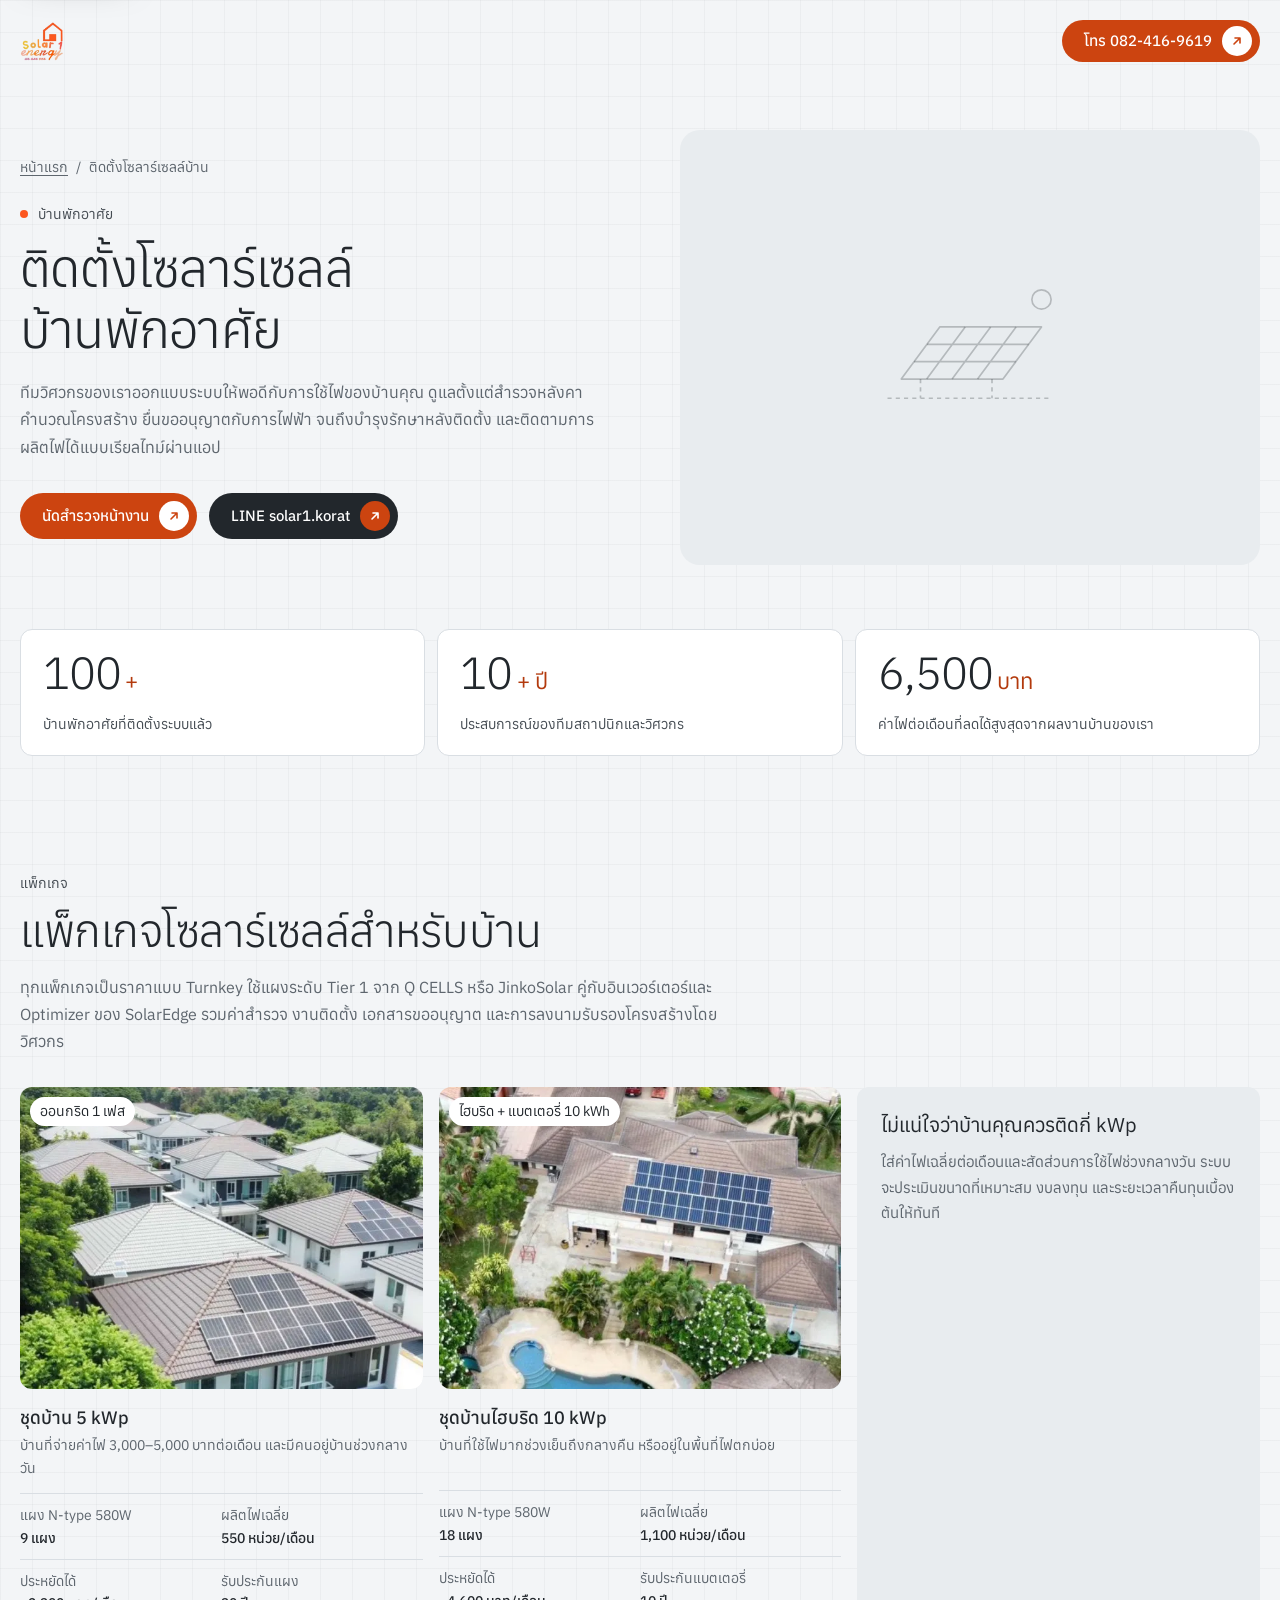
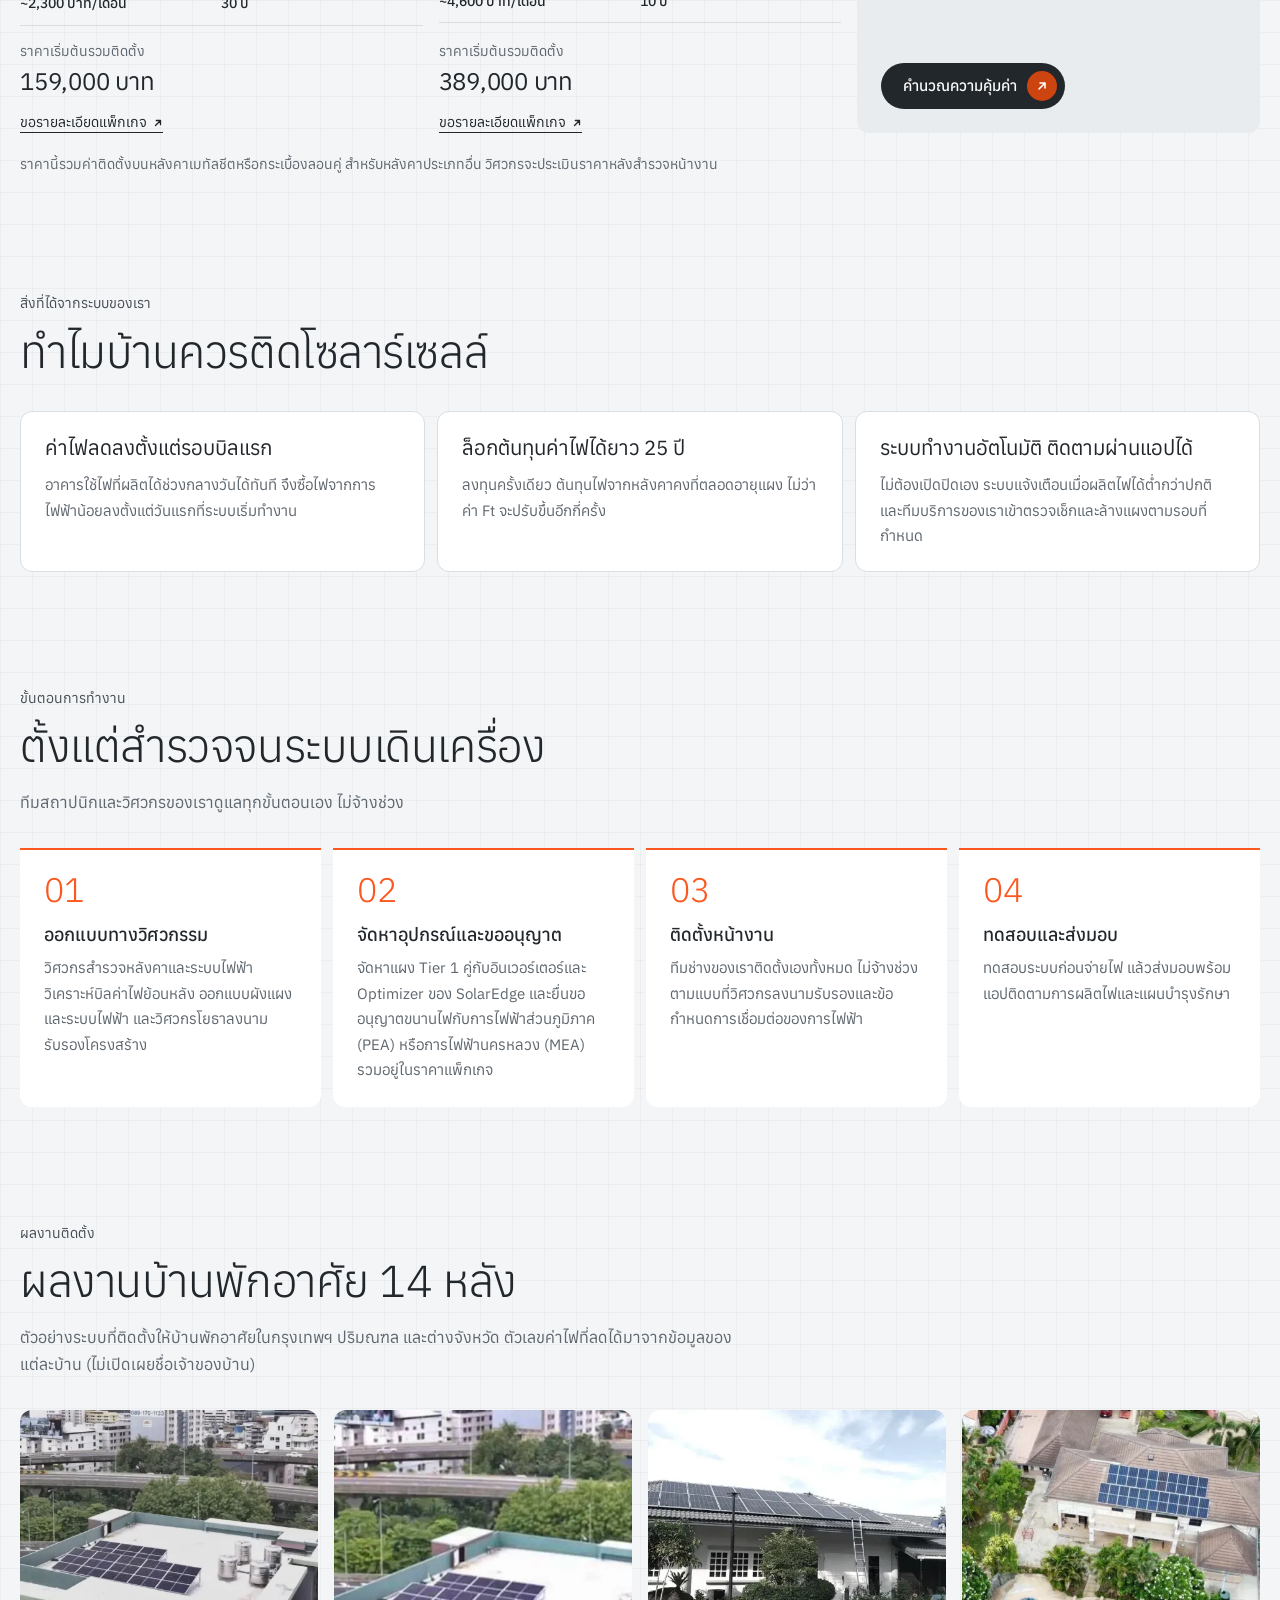
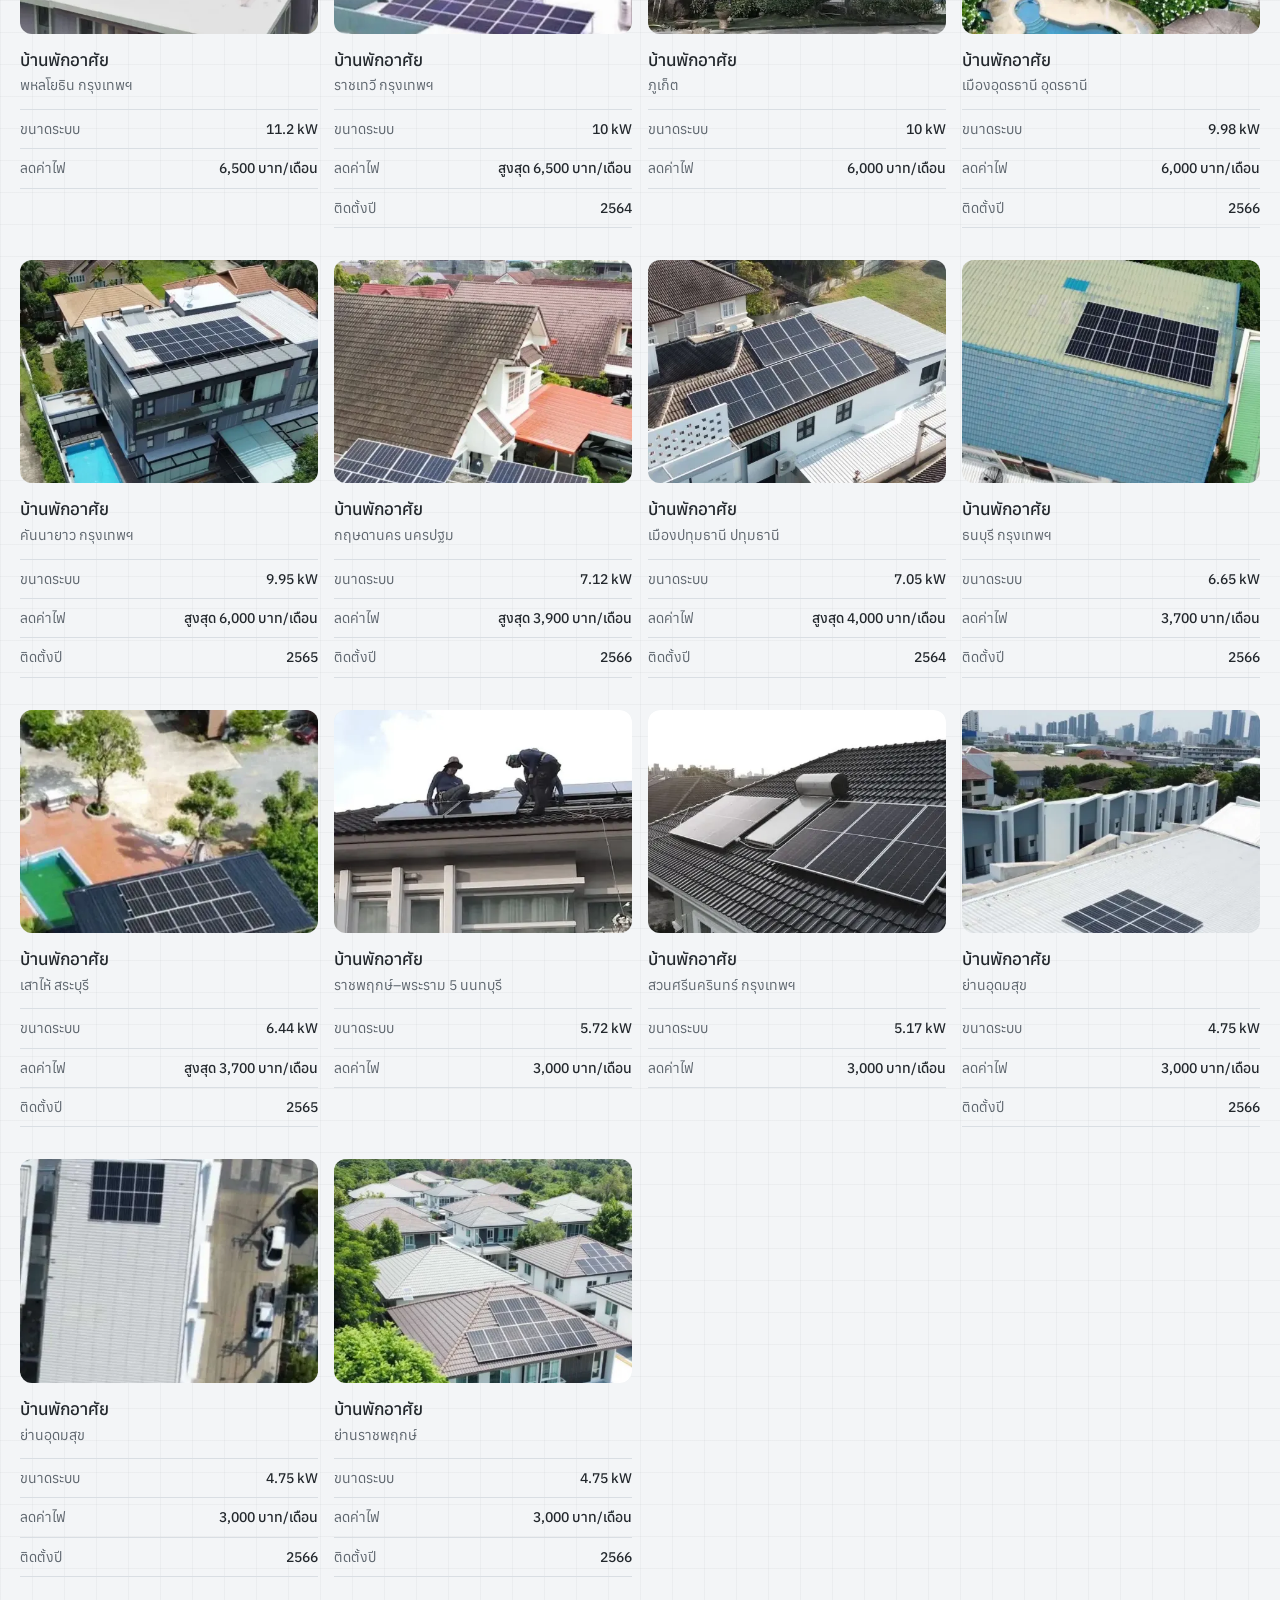
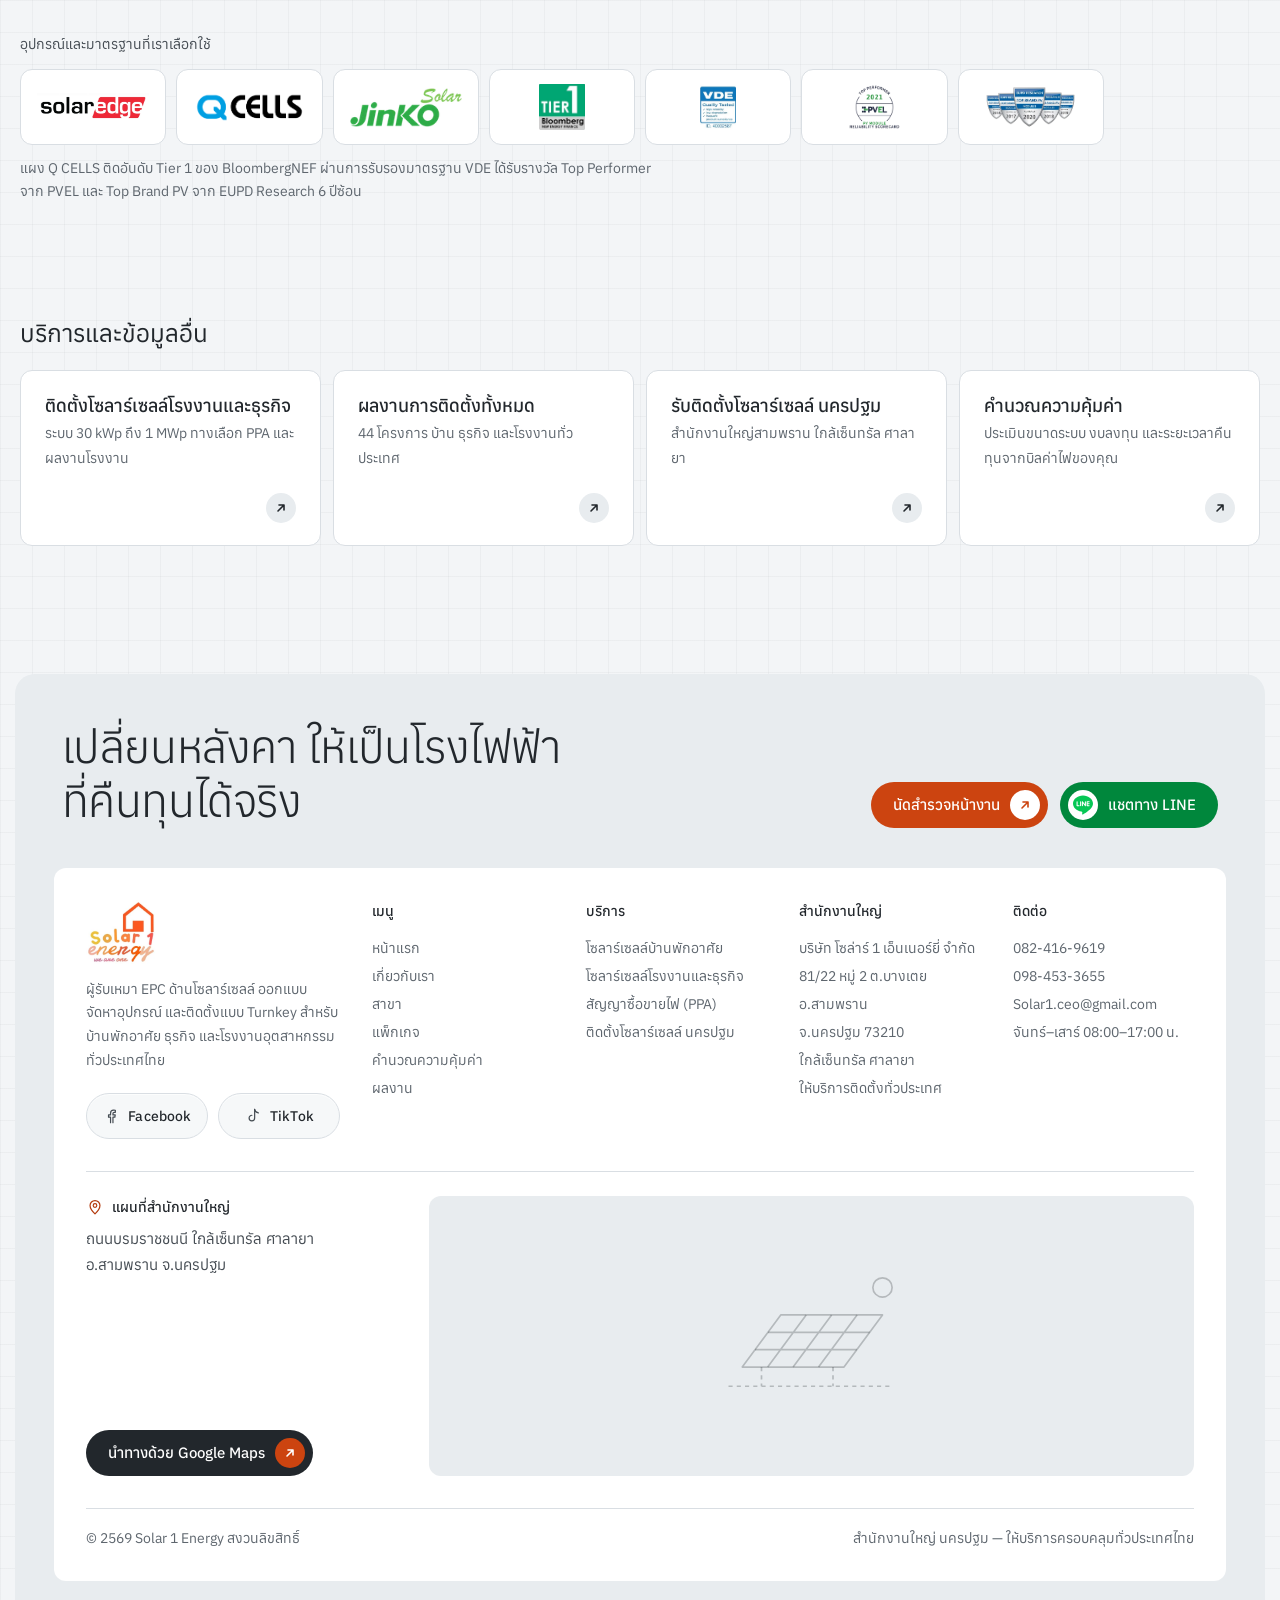
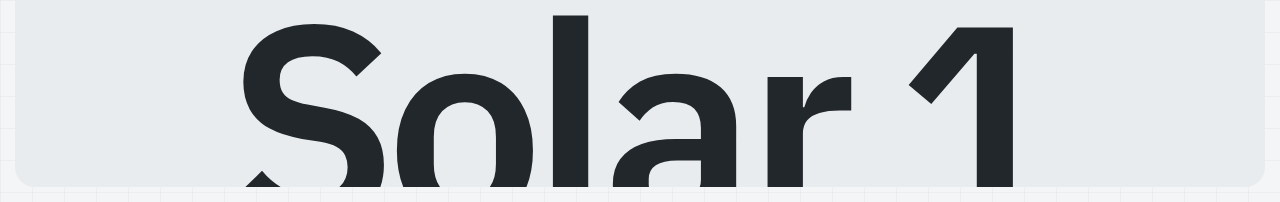
<file: residential/index.html>
<!doctype html>
<html lang="th">
<head>
  <meta charset="utf-8">
  <meta name="viewport" content="width=device-width, initial-scale=1">
  <title>ติดตั้งโซลาร์เซลล์บ้านพักอาศัย แพ็กเกจและผลงานจริง | Solar 1 Energy</title>
  <meta name="description" content="ติดตั้งโซลาร์เซลล์บ้าน แพ็กเกจ 5 kWp และไฮบริด 10 kWp พร้อมแบตเตอรี่ แผง Tier 1 จาก Q CELLS หรือ JinkoSolar คู่กับ SolarEdge ติดตั้งให้บ้านพักอาศัยแล้วกว่า 100 หลัง โดยทีมวิศวกร Solar 1 Energy">
  <meta name="robots" content="noindex, nofollow">
  <meta name="theme-color" content="#F3F5F7">
  <link rel="canonical" href="https://solar1-energy.vercel.app/residential">
  <link rel="icon" href="/favicon.ico" sizes="48x48">
  <link rel="icon" href="/favicon.svg" type="image/svg+xml">
  <link rel="apple-touch-icon" href="/apple-touch-icon.png">
  <link rel="preload" href="/Font/Anuphan/Anuphan-VariableFont_wght.ttf" as="font" type="font/ttf" crossorigin>
  <meta property="og:type" content="website">
  <meta property="og:site_name" content="Solar 1 Energy">
  <meta property="og:locale" content="th_TH">
  <meta property="og:url" content="https://solar1-energy.vercel.app/residential">
  <meta property="og:title" content="ติดตั้งโซลาร์เซลล์บ้านพักอาศัย แพ็กเกจและผลงานจริง | Solar 1 Energy">
  <meta property="og:description" content="ติดตั้งโซลาร์เซลล์บ้าน แพ็กเกจ 5 kWp และไฮบริด 10 kWp พร้อมแบตเตอรี่ แผง Tier 1 จาก Q CELLS หรือ JinkoSolar คู่กับ SolarEdge ติดตั้งให้บ้านพักอาศัยแล้วกว่า 100 หลัง โดยทีมวิศวกร Solar 1 Energy">
  <meta property="og:image" content="https://solar1-energy.vercel.app/Media/og-image.jpg">
  <meta property="og:image:width" content="1200">
  <meta property="og:image:height" content="630">
  <meta name="twitter:card" content="summary_large_image">
  <script type="application/ld+json">
  {
    "@context": "https://schema.org",
    "@type": "BreadcrumbList",
    "itemListElement": [
      {
        "@type": "ListItem",
        "position": 1,
        "name": "หน้าแรก",
        "item": "https://solar1-energy.vercel.app/"
      },
      {
        "@type": "ListItem",
        "position": 2,
        "name": "ติดตั้งโซลาร์เซลล์บ้านพักอาศัย",
        "item": "https://solar1-energy.vercel.app/residential"
      }
    ]
  }
  </script>
  <script type="application/ld+json">
  {
    "@context": "https://schema.org",
    "@type": "Service",
    "name": "ติดตั้งโซลาร์เซลล์บ้านพักอาศัย",
    "description": "ออกแบบและติดตั้งระบบโซลาร์เซลล์สำหรับบ้านพักอาศัย ออนกริดและไฮบริดพร้อมแบตเตอรี่",
    "url": "https://solar1-energy.vercel.app/residential",
    "serviceType": "ติดตั้งระบบโซลาร์เซลล์",
    "provider": {
      "@type": "HomeAndConstructionBusiness",
      "@id": "https://solar1-energy.vercel.app/#business",
      "name": "Solar 1 Energy",
      "url": "https://solar1-energy.vercel.app/"
    },
    "areaServed": {
      "@type": "Country",
      "name": "Thailand"
    }
  }
  </script>
  <script>
    // Theme before first paint: stored choice, otherwise the OS preference.
    (function () {
      var root = document.documentElement, t = null;
      try { t = localStorage.getItem('theme'); } catch (e) {}
      if (t !== 'light' && t !== 'dark') t = matchMedia('(prefers-color-scheme: dark)').matches ? 'dark' : 'light';
      root.dataset.theme = t;
      root.classList.add('js');
    })();
  </script>
  <link rel="stylesheet" href="/styles.css">
  <link rel="stylesheet" href="/pages.css">
</head>
<body>
<svg width="0" height="0" style="position:absolute" aria-hidden="true">
  <symbol id="i-arrow" viewBox="0 0 12 12"><path d="M3 9 9 3M4 3h5v5" fill="none" stroke="currentColor" stroke-width="1.6" stroke-linecap="round" stroke-linejoin="round"/></symbol>
  <symbol id="i-pause" viewBox="0 0 14 14"><path d="M4.5 2.5v9M9.5 2.5v9" fill="none" stroke="currentColor" stroke-width="1.8" stroke-linecap="round"/></symbol>
  <symbol id="i-play" viewBox="0 0 14 14"><path d="M4 2.6v8.8a.5.5 0 0 0 .76.43l7-4.4a.5.5 0 0 0 0-.86l-7-4.4A.5.5 0 0 0 4 2.6z" fill="currentColor"/></symbol>
  <symbol id="i-menu" viewBox="0 0 18 18"><path d="M3 5.5h12M3 12.5h12" fill="none" stroke="currentColor" stroke-width="1.7" stroke-linecap="round"/></symbol>
  <symbol id="i-close" viewBox="0 0 18 18"><path d="M4.5 4.5l9 9M13.5 4.5l-9 9" fill="none" stroke="currentColor" stroke-width="1.7" stroke-linecap="round"/></symbol>
  <symbol id="i-chart" viewBox="0 0 18 18"><path d="M2.5 15.5h13M4.5 12.5l3.2-3.6 2.6 2.1 3.9-5" fill="none" stroke="currentColor" stroke-width="1.6" stroke-linecap="round" stroke-linejoin="round"/><circle cx="14.2" cy="6" r="1.3" fill="currentColor"/></symbol>
  <symbol id="i-sun" viewBox="0 0 18 18"><circle cx="9" cy="9" r="3.4" fill="none" stroke="currentColor" stroke-width="1.6"/><path d="M9 1.8v1.6M9 14.6v1.6M1.8 9h1.6M14.6 9h1.6M3.9 3.9l1.1 1.1M13 13l1.1 1.1M3.9 14.1 5 13M13 5l1.1-1.1" fill="none" stroke="currentColor" stroke-width="1.6" stroke-linecap="round"/></symbol>
  <symbol id="i-moon" viewBox="0 0 18 18"><path d="M14.8 11.2A6.3 6.3 0 0 1 6.8 3.2a6.3 6.3 0 1 0 8 8z" fill="none" stroke="currentColor" stroke-width="1.6" stroke-linejoin="round"/></symbol>
  <symbol id="i-bolt" viewBox="0 0 24 24"><g fill="none" stroke="currentColor" stroke-width="1.6" stroke-linecap="round" stroke-linejoin="round"><path d="M13.5 2.5 5.5 13.5h6l-1 8 8-11h-6l1-8z"/></g></symbol>
  <symbol id="i-square" viewBox="0 0 24 24"><g fill="none" stroke="currentColor" stroke-width="1.6" stroke-linecap="round" stroke-linejoin="round"><path d="M4 3.5v17h17z"/><path d="M8 12.5v4.5h4.5zM4 8h2M4 12h2M4 16h2"/></g></symbol>
  <symbol id="i-tower" viewBox="0 0 24 24"><g fill="none" stroke="currentColor" stroke-width="1.6" stroke-linecap="round" stroke-linejoin="round"><path d="M12 2.5 7.5 21.5M12 2.5l4.5 19M6 21.5h12M4.5 7.5h15M7 7.5 12 12l5-4.5M9 16.5l3-4.5 3 4.5M8.6 14.5h6.8"/></g></symbol>
  <symbol id="i-shield" viewBox="0 0 24 24"><g fill="none" stroke="currentColor" stroke-width="1.6" stroke-linecap="round" stroke-linejoin="round"><path d="M12 2.8 5 5.6v5.6c0 4.5 2.9 8.3 7 9.9 4.1-1.6 7-5.4 7-9.9V5.6z"/><path d="m8.8 12.2 2.3 2.3 4.3-4.6"/></g></symbol>
  <symbol id="i-medal" viewBox="0 0 24 24"><g fill="none" stroke="currentColor" stroke-width="1.6" stroke-linecap="round" stroke-linejoin="round"><circle cx="12" cy="9" r="5.5"/><path d="m8.6 13.4-1.6 8.1 5-2.7 5 2.7-1.6-8.1"/><path d="m10 9 1.4 1.4L14 7.8"/></g></symbol>
  <symbol id="i-monitor" viewBox="0 0 24 24"><g fill="none" stroke="currentColor" stroke-width="1.6" stroke-linecap="round" stroke-linejoin="round"><rect x="6" y="2.5" width="12" height="19" rx="2.2"/><path d="M9 15.5l2-2.6 2 1.5 2.2-3.2M10.5 18.5h3"/></g></symbol>
  <symbol id="i-check" viewBox="0 0 14 14"><path d="M3 7.4 5.9 10.2 11 4.2" fill="none" stroke="currentColor" stroke-width="1.8" stroke-linecap="round" stroke-linejoin="round"/></symbol>
  <symbol id="i-setsquare" viewBox="0 0 24 24"><g fill="none" stroke="currentColor" stroke-width="1.6" stroke-linecap="round" stroke-linejoin="round"><path d="M4 4v16h16z"/><path d="M8 11.5V16h4.5z"/><path d="M4 8h2M4 12h2M4 16h1.5"/></g></symbol>
  <symbol id="i-box" viewBox="0 0 24 24"><g fill="none" stroke="currentColor" stroke-width="1.6" stroke-linecap="round" stroke-linejoin="round"><path d="M12 3 20 7.3v9.4L12 21l-8-4.3V7.3z"/><path d="m4 7.3 8 4.3 8-4.3M12 11.6V21M8 5.2l8 4.3"/></g></symbol>
  <symbol id="i-helmet" viewBox="0 0 24 24"><g fill="none" stroke="currentColor" stroke-width="1.6" stroke-linecap="round" stroke-linejoin="round"><path d="M4.5 16a7.5 7.5 0 0 1 15 0"/><path d="M3 16h18v2.5H3z"/><path d="M10 9V5.5h4V9"/></g></symbol>
  <symbol id="i-key" viewBox="0 0 24 24"><g fill="none" stroke="currentColor" stroke-width="1.6" stroke-linecap="round" stroke-linejoin="round"><circle cx="8" cy="15.5" r="4"/><path d="m10.9 12.6 8.6-8.6M16.5 7l2.5 2.5M14.2 9.3l1.8 1.8"/></g></symbol>
  <symbol id="i-line" viewBox="0 0 24 24"><g fill="none" stroke="currentColor" stroke-width="1.6" stroke-linecap="round" stroke-linejoin="round"><path d="M12 4.2c-5 0-9 3.2-9 7.1 0 3.5 3.1 6.4 7.4 7l-.3 2.5 3.6-2.4c4.2-.5 7.3-3.5 7.3-7.1 0-3.9-4-7.1-9-7.1z"/><path d="M7.5 9.6v3.4h2M11.6 9.6V13M13.8 13V9.6l2.7 3.4V9.6"/></g></symbol>
  <symbol id="i-line-brand" viewBox="0 0 24 24"><path fill="currentColor" d="M19.365 9.863c.349 0 .63.285.63.631 0 .345-.281.63-.63.63H17.61v1.125h1.755c.349 0 .63.283.63.63 0 .344-.281.629-.63.629h-2.386c-.345 0-.627-.285-.627-.629V8.108c0-.345.282-.63.63-.63h2.386c.346 0 .627.285.627.63 0 .349-.281.63-.63.63H17.61v1.125h1.755zm-3.855 3.016c0 .27-.174.51-.432.596-.064.021-.133.031-.199.031-.211 0-.391-.09-.51-.25l-2.443-3.317v2.94c0 .344-.279.629-.631.629-.346 0-.626-.285-.626-.629V8.108c0-.27.173-.51.43-.595.06-.023.136-.033.194-.033.195 0 .375.104.495.254l2.462 3.33V8.108c0-.345.282-.63.63-.63.345 0 .63.285.63.63v4.771zm-5.741 0c0 .344-.282.629-.631.629-.345 0-.627-.285-.627-.629V8.108c0-.345.282-.63.63-.63.346 0 .628.285.628.63v4.771zm-2.466.629H4.917c-.345 0-.63-.285-.63-.629V8.108c0-.345.285-.63.63-.63.348 0 .63.285.63.63v4.141h1.756c.348 0 .629.283.629.63 0 .344-.282.629-.629.629M24 10.314C24 4.943 18.615.572 12 .572S0 4.943 0 10.314c0 4.811 4.27 8.842 10.035 9.608.391.082.923.258 1.058.59.12.301.079.766.038 1.08l-.164 1.02c-.045.301-.24 1.186 1.049.645 1.291-.539 6.916-4.078 9.436-6.975C23.176 14.393 24 12.458 24 10.314"/></symbol>
  <symbol id="i-facebook" viewBox="0 0 24 24"><g fill="none" stroke="currentColor" stroke-width="1.6" stroke-linecap="round" stroke-linejoin="round"><path d="M14.6 21v-7.4h2.6l.4-3.1h-3V8.6c0-.9.3-1.5 1.6-1.5h1.6V4.3a21 21 0 0 0-2.4-.1c-2.4 0-4 1.4-4 4.1v2.2H8.7v3.1h2.7V21"/></g></symbol>
  <symbol id="i-tiktok" viewBox="0 0 24 24"><g fill="none" stroke="currentColor" stroke-width="1.6" stroke-linecap="round" stroke-linejoin="round"><path d="M14.2 3.2v11.5a3.7 3.7 0 1 1-3.7-3.7"/><path d="M14.2 3.2c.4 2.6 2.2 4.4 5 4.6"/></g></symbol>
  <symbol id="i-instagram" viewBox="0 0 24 24"><g fill="none" stroke="currentColor" stroke-width="1.6" stroke-linecap="round" stroke-linejoin="round"><rect x="3.2" y="3.2" width="17.6" height="17.6" rx="5"/><circle cx="12" cy="12" r="4"/><circle cx="17.2" cy="6.8" r=".4"/></g></symbol>
  <symbol id="i-youtube" viewBox="0 0 24 24"><g fill="none" stroke="currentColor" stroke-width="1.6" stroke-linecap="round" stroke-linejoin="round"><rect x="2.6" y="5.6" width="18.8" height="12.8" rx="4"/><path d="m10.2 9.4 4.6 2.6-4.6 2.6z"/></g></symbol>
  <symbol id="i-pin" viewBox="0 0 24 24"><g fill="none" stroke="currentColor" stroke-width="1.6" stroke-linecap="round" stroke-linejoin="round"><path d="M12 21.2s-6.6-6.2-6.6-11.2a6.6 6.6 0 0 1 13.2 0c0 5-6.6 11.2-6.6 11.2z"/><circle cx="12" cy="10" r="2.4"/></g></symbol>
  <symbol id="i-chev" viewBox="0 0 14 14"><path d="M5 3l4 4-4 4" fill="none" stroke="currentColor" stroke-width="1.6" stroke-linecap="round" stroke-linejoin="round"/></symbol>
</svg>
<a class="skip-link" href="#content">ข้ามไปยังเนื้อหา</a>
<header class="wrap pg-top">
  <a class="pg-logo" href="/" aria-label="Solar 1 Energy หน้าแรก"><picture><source srcset="/Media/logo-mark.webp" type="image/webp"><img src="/Media/logo-mark.png" width="160" height="144" alt="Solar 1 Energy"></picture></a>
  <a class="btn btn--orange" href="tel:0824169619">โทร 082-416-9619 <span class="btn-ico"><svg viewBox="0 0 12 12" aria-hidden="true"><path d="M3 9 9 3M4 3h5v5" fill="none" stroke="currentColor" stroke-width="1.6" stroke-linecap="round" stroke-linejoin="round"/></svg></span></a>
</header>
<main id="content" class="wrap" tabindex="-1">

  <div class="pg-hero">
    <div>
      <nav class="crumbs" aria-label="เส้นทาง"><a href="/">หน้าแรก</a><span aria-hidden="true">/</span><span aria-current="page">ติดตั้งโซลาร์เซลล์บ้าน</span></nav>
      <p class="kicker"><span class="dot"></span>บ้านพักอาศัย</p>
      <h1 class="pg-title">ติดตั้งโซลาร์เซลล์<br>บ้านพักอาศัย</h1>
      <p class="lede">ทีมวิศวกรของเราออกแบบระบบให้พอดีกับการใช้ไฟของบ้านคุณ ดูแลตั้งแต่สำรวจหลังคา คำนวณโครงสร้าง ยื่นขออนุญาตกับการไฟฟ้า จนถึงบำรุงรักษาหลังติดตั้ง และติดตามการผลิตไฟได้แบบเรียลไทม์ผ่านแอป</p>
      <div class="pg-cta">
        <a class="btn btn--orange" href="tel:0824169619">นัดสำรวจหน้างาน <span class="btn-ico"><svg viewBox="0 0 12 12" aria-hidden="true"><path d="M3 9 9 3M4 3h5v5" fill="none" stroke="currentColor" stroke-width="1.6" stroke-linecap="round" stroke-linejoin="round"/></svg></span></a>
        <a class="btn btn--ink" href="https://line.me/ti/p/~solar1.korat" target="_blank" rel="noopener noreferrer">LINE solar1.korat <span class="btn-ico"><svg viewBox="0 0 12 12" aria-hidden="true"><path d="M3 9 9 3M4 3h5v5" fill="none" stroke="currentColor" stroke-width="1.6" stroke-linecap="round" stroke-linejoin="round"/></svg></span></a>
      </div>
    </div>
    <div class="pg-hero-media media-frame"><img class="frame-img" src="/Media/projects/home-thonburi-6kw-800.webp" srcset="/Media/projects/home-thonburi-6kw-480.webp 480w, /Media/projects/home-thonburi-6kw-800.webp 800w" sizes="(max-width: 1024px) calc(100vw - 32px), 620px" width="800" height="600" alt="ระบบโซลาร์ 6.65 kW ของบ้านพักอาศัย ธนบุรี กรุงเทพฯ" fetchpriority="high" decoding="async"></div>
  </div>

    <div class="pg-stats">
      <div class="pg-stat"><strong>100<small>+</small></strong><span>บ้านพักอาศัยที่ติดตั้งระบบแล้ว</span></div>
      <div class="pg-stat"><strong>10<small>+ ปี</small></strong><span>ประสบการณ์ของทีมสถาปนิกและวิศวกร</span></div>
      <div class="pg-stat"><strong>6,500<small>บาท</small></strong><span>ค่าไฟต่อเดือนที่ลดได้สูงสุดจากผลงานบ้านของเรา</span></div>
    </div>

  <section class="pg-section" aria-labelledby="pk-title">

    <div class="pg-head">
      <p class="kicker">แพ็กเกจ</p>
      <h2 class="h2"><span id="pk-title">แพ็กเกจโซลาร์เซลล์สำหรับบ้าน</span></h2>
      <p class="lede">ทุกแพ็กเกจเป็นราคาแบบ Turnkey ใช้แผงระดับ Tier 1 จาก Q CELLS หรือ JinkoSolar คู่กับอินเวอร์เตอร์และ Optimizer ของ SolarEdge รวมค่าสำรวจ งานติดตั้ง เอกสารขออนุญาต และการลงนามรับรองโครงสร้างโดยวิศวกร</p>
    </div>
    <div class="pk-grid">
        <article class="pk">
          <div class="pk-media media-frame"><img class="frame-img" src="/Media/packages/home-5kwp-800.webp" srcset="/Media/packages/home-5kwp-640.webp 640w, /Media/packages/home-5kwp-800.webp 800w" sizes="(max-width: 639px) calc(100vw - 32px), (max-width: 1100px) calc(50vw - 40px), 430px" width="640" height="480" alt="ชุดบ้าน 5 kWp" loading="lazy" decoding="async"><span class="pk-badge">ออนกริด 1 เฟส</span></div>
          <h3 class="pk-name">ชุดบ้าน 5 kWp</h3>
          <p class="pk-fit">บ้านที่จ่ายค่าไฟ 3,000–5,000 บาทต่อเดือน และมีคนอยู่บ้านช่วงกลางวัน</p>
          <dl class="pk-specs"><div><dt>แผง N-type 580W</dt><dd>9 แผง</dd></div><div><dt>ผลิตไฟเฉลี่ย</dt><dd>550 หน่วย/เดือน</dd></div><div><dt>ประหยัดได้</dt><dd>~2,300 บาท/เดือน</dd></div><div><dt>รับประกันแผง</dt><dd>30 ปี</dd></div></dl>
          <div class="pk-price"><span>ราคาเริ่มต้นรวมติดตั้ง</span><strong>159,000 บาท</strong></div>
          <a class="pk-more" href="#contact">ขอรายละเอียดแพ็กเกจ <svg width="10" height="10" viewBox="0 0 12 12" aria-hidden="true"><path d="M3 9 9 3M4 3h5v5" fill="none" stroke="currentColor" stroke-width="1.6" stroke-linecap="round" stroke-linejoin="round"/></svg></a>
        </article>
        <article class="pk">
          <div class="pk-media media-frame"><img class="frame-img" src="/Media/packages/home-hybrid-10kwp-800.webp" srcset="/Media/packages/home-hybrid-10kwp-640.webp 640w, /Media/packages/home-hybrid-10kwp-800.webp 800w" sizes="(max-width: 639px) calc(100vw - 32px), (max-width: 1100px) calc(50vw - 40px), 430px" width="640" height="480" alt="ชุดบ้านไฮบริด 10 kWp" loading="lazy" decoding="async"><span class="pk-badge">ไฮบริด + แบตเตอรี่ 10 kWh</span></div>
          <h3 class="pk-name">ชุดบ้านไฮบริด 10 kWp</h3>
          <p class="pk-fit">บ้านที่ใช้ไฟมากช่วงเย็นถึงกลางคืน หรืออยู่ในพื้นที่ไฟตกบ่อย</p>
          <dl class="pk-specs"><div><dt>แผง N-type 580W</dt><dd>18 แผง</dd></div><div><dt>ผลิตไฟเฉลี่ย</dt><dd>1,100 หน่วย/เดือน</dd></div><div><dt>ประหยัดได้</dt><dd>~4,600 บาท/เดือน</dd></div><div><dt>รับประกันแบตเตอรี่</dt><dd>10 ปี</dd></div></dl>
          <div class="pk-price"><span>ราคาเริ่มต้นรวมติดตั้ง</span><strong>389,000 บาท</strong></div>
          <a class="pk-more" href="#contact">ขอรายละเอียดแพ็กเกจ <svg width="10" height="10" viewBox="0 0 12 12" aria-hidden="true"><path d="M3 9 9 3M4 3h5v5" fill="none" stroke="currentColor" stroke-width="1.6" stroke-linecap="round" stroke-linejoin="round"/></svg></a>
        </article>
      <div class="pg-pk-cta">
        <div>
          <h3>ไม่แน่ใจว่าบ้านคุณควรติดกี่ kWp</h3>
          <p>ใส่ค่าไฟเฉลี่ยต่อเดือนและสัดส่วนการใช้ไฟช่วงกลางวัน ระบบจะประเมินขนาดที่เหมาะสม งบลงทุน และระยะเวลาคืนทุนเบื้องต้นให้ทันที</p>
        </div>
        <a class="btn btn--ink" href="/#calculator">คำนวณความคุ้มค่า <span class="btn-ico"><svg viewBox="0 0 12 12" aria-hidden="true"><path d="M3 9 9 3M4 3h5v5" fill="none" stroke="currentColor" stroke-width="1.6" stroke-linecap="round" stroke-linejoin="round"/></svg></span></a>
      </div>
    </div>
    <p class="pg-note">ราคานี้รวมค่าติดตั้งบนหลังคาเมทัลชีตหรือกระเบื้องลอนคู่ สำหรับหลังคาประเภทอื่น วิศวกรจะประเมินราคาหลังสำรวจหน้างาน</p>
  </section>

  <section class="pg-section" aria-labelledby="benefit-title">

    <div class="pg-head">
      <p class="kicker">สิ่งที่ได้จากระบบของเรา</p>
      <h2 class="h2"><span id="benefit-title">ทำไมบ้านควรติดโซลาร์เซลล์</span></h2>
    </div>

    <ul class="pg-cards">
      <li class="pg-card"><h3>ค่าไฟลดลงตั้งแต่รอบบิลแรก</h3><p>อาคารใช้ไฟที่ผลิตได้ช่วงกลางวันได้ทันที จึงซื้อไฟจากการไฟฟ้าน้อยลงตั้งแต่วันแรกที่ระบบเริ่มทำงาน</p></li>
      <li class="pg-card"><h3>ล็อกต้นทุนค่าไฟได้ยาว 25 ปี</h3><p>ลงทุนครั้งเดียว ต้นทุนไฟจากหลังคาคงที่ตลอดอายุแผง ไม่ว่าค่า Ft จะปรับขึ้นอีกกี่ครั้ง</p></li>
      <li class="pg-card"><h3>ระบบทำงานอัตโนมัติ ติดตามผ่านแอปได้</h3><p>ไม่ต้องเปิดปิดเอง ระบบแจ้งเตือนเมื่อผลิตไฟได้ต่ำกว่าปกติ และทีมบริการของเราเข้าตรวจเช็กและล้างแผงตามรอบที่กำหนด</p></li>
    </ul>
  </section>

  <section class="pg-section" aria-labelledby="step-title">

    <div class="pg-head">
      <p class="kicker">ขั้นตอนการทำงาน</p>
      <h2 class="h2"><span id="step-title">ตั้งแต่สำรวจจนระบบเดินเครื่อง</span></h2>
      <p class="lede">ทีมสถาปนิกและวิศวกรของเราดูแลทุกขั้นตอนเอง ไม่จ้างช่วง</p>
    </div>

    <ol class="pg-steps">
      <li><h3>ออกแบบทางวิศวกรรม</h3><p>วิศวกรสำรวจหลังคาและระบบไฟฟ้า วิเคราะห์บิลค่าไฟย้อนหลัง ออกแบบผังแผงและระบบไฟฟ้า และวิศวกรโยธาลงนามรับรองโครงสร้าง</p></li>
      <li><h3>จัดหาอุปกรณ์และขออนุญาต</h3><p>จัดหาแผง Tier 1 คู่กับอินเวอร์เตอร์และ Optimizer ของ SolarEdge และยื่นขออนุญาตขนานไฟกับการไฟฟ้าส่วนภูมิภาค (PEA) หรือการไฟฟ้านครหลวง (MEA) รวมอยู่ในราคาแพ็กเกจ</p></li>
      <li><h3>ติดตั้งหน้างาน</h3><p>ทีมช่างของเราติดตั้งเองทั้งหมด ไม่จ้างช่วง ตามแบบที่วิศวกรลงนามรับรองและข้อกำหนดการเชื่อมต่อของการไฟฟ้า</p></li>
      <li><h3>ทดสอบและส่งมอบ</h3><p>ทดสอบระบบก่อนจ่ายไฟ แล้วส่งมอบพร้อมแอปติดตามการผลิตไฟและแผนบำรุงรักษา</p></li>
    </ol>
  </section>

  <section class="pg-section" aria-labelledby="work-title">

    <div class="pg-head">
      <p class="kicker">ผลงานติดตั้ง</p>
      <h2 class="h2"><span id="work-title">ผลงานบ้านพักอาศัย 14 หลัง</span></h2>
      <p class="lede">ตัวอย่างระบบที่ติดตั้งให้บ้านพักอาศัยในกรุงเทพฯ ปริมณฑล และต่างจังหวัด ตัวเลขค่าไฟที่ลดได้มาจากข้อมูลของแต่ละบ้าน (ไม่เปิดเผยชื่อเจ้าของบ้าน)</p>
    </div>

      <div class="pj-grid pj-grid--wide">
        <article class="pj">
          <div class="pj-media media-frame"><img class="frame-img" src="/Media/projects/home-phahonyothin-11kw-800.webp" srcset="/Media/projects/home-phahonyothin-11kw-480.webp 480w, /Media/projects/home-phahonyothin-11kw-800.webp 800w" sizes="(max-width: 639px) calc(100vw - 32px), (max-width: 1024px) calc(50vw - 40px), (max-width: 1100px) calc(33vw - 32px), 320px" width="800" height="600" alt="ระบบโซลาร์ 11.2 kW ของบ้านพักอาศัย พหลโยธิน กรุงเทพฯ" loading="lazy" decoding="async"></div>
          <h3 class="pj-name">บ้านพักอาศัย</h3>
          <p class="pj-loc">พหลโยธิน กรุงเทพฯ</p>
          <dl class="pj-specs">
            <div><dt>ขนาดระบบ</dt><dd>11.2 kW</dd></div>
            <div><dt>ลดค่าไฟ</dt><dd>6,500 บาท/เดือน</dd></div>
          </dl>
        </article>
        <article class="pj">
          <div class="pj-media media-frame"><img class="frame-img" src="/Media/projects/home-ratchathewi-10kw-800.webp" srcset="/Media/projects/home-ratchathewi-10kw-480.webp 480w, /Media/projects/home-ratchathewi-10kw-800.webp 800w" sizes="(max-width: 639px) calc(100vw - 32px), (max-width: 1024px) calc(50vw - 40px), (max-width: 1100px) calc(33vw - 32px), 320px" width="800" height="600" alt="ระบบโซลาร์ 10 kW ของบ้านพักอาศัย ราชเทวี กรุงเทพฯ" loading="lazy" decoding="async"></div>
          <h3 class="pj-name">บ้านพักอาศัย</h3>
          <p class="pj-loc">ราชเทวี กรุงเทพฯ</p>
          <dl class="pj-specs">
            <div><dt>ขนาดระบบ</dt><dd>10 kW</dd></div>
            <div><dt>ลดค่าไฟ</dt><dd>สูงสุด 6,500 บาท/เดือน</dd></div>
            <div><dt>ติดตั้งปี</dt><dd>2564</dd></div>
          </dl>
        </article>
        <article class="pj">
          <div class="pj-media media-frame"><img class="frame-img" src="/Media/projects/home-phuket-10kw-800.webp" srcset="/Media/projects/home-phuket-10kw-480.webp 480w, /Media/projects/home-phuket-10kw-800.webp 800w" sizes="(max-width: 639px) calc(100vw - 32px), (max-width: 1024px) calc(50vw - 40px), (max-width: 1100px) calc(33vw - 32px), 320px" width="800" height="600" alt="ระบบโซลาร์ 10 kW ของบ้านพักอาศัย ภูเก็ต" loading="lazy" decoding="async"></div>
          <h3 class="pj-name">บ้านพักอาศัย</h3>
          <p class="pj-loc">ภูเก็ต</p>
          <dl class="pj-specs">
            <div><dt>ขนาดระบบ</dt><dd>10 kW</dd></div>
            <div><dt>ลดค่าไฟ</dt><dd>6,000 บาท/เดือน</dd></div>
          </dl>
        </article>
        <article class="pj">
          <div class="pj-media media-frame"><img class="frame-img" src="/Media/projects/home-udon-thani-10kw-800.webp" srcset="/Media/projects/home-udon-thani-10kw-480.webp 480w, /Media/projects/home-udon-thani-10kw-800.webp 800w" sizes="(max-width: 639px) calc(100vw - 32px), (max-width: 1024px) calc(50vw - 40px), (max-width: 1100px) calc(33vw - 32px), 320px" width="800" height="600" alt="ระบบโซลาร์ 9.98 kW ของบ้านพักอาศัย เมืองอุดรธานี อุดรธานี" loading="lazy" decoding="async"></div>
          <h3 class="pj-name">บ้านพักอาศัย</h3>
          <p class="pj-loc">เมืองอุดรธานี อุดรธานี</p>
          <dl class="pj-specs">
            <div><dt>ขนาดระบบ</dt><dd>9.98 kW</dd></div>
            <div><dt>ลดค่าไฟ</dt><dd>6,000 บาท/เดือน</dd></div>
            <div><dt>ติดตั้งปี</dt><dd>2566</dd></div>
          </dl>
        </article>
        <article class="pj">
          <div class="pj-media media-frame"><img class="frame-img" src="/Media/projects/home-khan-na-yao-10kw-800.webp" srcset="/Media/projects/home-khan-na-yao-10kw-480.webp 480w, /Media/projects/home-khan-na-yao-10kw-800.webp 800w" sizes="(max-width: 639px) calc(100vw - 32px), (max-width: 1024px) calc(50vw - 40px), (max-width: 1100px) calc(33vw - 32px), 320px" width="800" height="600" alt="ระบบโซลาร์ 9.95 kW ของบ้านพักอาศัย คันนายาว กรุงเทพฯ" loading="lazy" decoding="async"></div>
          <h3 class="pj-name">บ้านพักอาศัย</h3>
          <p class="pj-loc">คันนายาว กรุงเทพฯ</p>
          <dl class="pj-specs">
            <div><dt>ขนาดระบบ</dt><dd>9.95 kW</dd></div>
            <div><dt>ลดค่าไฟ</dt><dd>สูงสุด 6,000 บาท/เดือน</dd></div>
            <div><dt>ติดตั้งปี</dt><dd>2565</dd></div>
          </dl>
        </article>
        <article class="pj">
          <div class="pj-media media-frame"><img class="frame-img" src="/Media/projects/home-krisda-nakhon-7kw-800.webp" srcset="/Media/projects/home-krisda-nakhon-7kw-480.webp 480w, /Media/projects/home-krisda-nakhon-7kw-800.webp 800w" sizes="(max-width: 639px) calc(100vw - 32px), (max-width: 1024px) calc(50vw - 40px), (max-width: 1100px) calc(33vw - 32px), 320px" width="800" height="600" alt="ระบบโซลาร์ 7.12 kW ของบ้านพักอาศัย กฤษดานคร นครปฐม" loading="lazy" decoding="async"></div>
          <h3 class="pj-name">บ้านพักอาศัย</h3>
          <p class="pj-loc">กฤษดานคร นครปฐม</p>
          <dl class="pj-specs">
            <div><dt>ขนาดระบบ</dt><dd>7.12 kW</dd></div>
            <div><dt>ลดค่าไฟ</dt><dd>สูงสุด 3,900 บาท/เดือน</dd></div>
            <div><dt>ติดตั้งปี</dt><dd>2566</dd></div>
          </dl>
        </article>
        <article class="pj">
          <div class="pj-media media-frame"><img class="frame-img" src="/Media/projects/home-pathum-thani-7kw-800.webp" srcset="/Media/projects/home-pathum-thani-7kw-480.webp 480w, /Media/projects/home-pathum-thani-7kw-800.webp 800w" sizes="(max-width: 639px) calc(100vw - 32px), (max-width: 1024px) calc(50vw - 40px), (max-width: 1100px) calc(33vw - 32px), 320px" width="800" height="600" alt="ระบบโซลาร์ 7.05 kW ของบ้านพักอาศัย เมืองปทุมธานี ปทุมธานี" loading="lazy" decoding="async"></div>
          <h3 class="pj-name">บ้านพักอาศัย</h3>
          <p class="pj-loc">เมืองปทุมธานี ปทุมธานี</p>
          <dl class="pj-specs">
            <div><dt>ขนาดระบบ</dt><dd>7.05 kW</dd></div>
            <div><dt>ลดค่าไฟ</dt><dd>สูงสุด 4,000 บาท/เดือน</dd></div>
            <div><dt>ติดตั้งปี</dt><dd>2564</dd></div>
          </dl>
        </article>
        <article class="pj">
          <div class="pj-media media-frame"><img class="frame-img" src="/Media/projects/home-thonburi-6kw-800.webp" srcset="/Media/projects/home-thonburi-6kw-480.webp 480w, /Media/projects/home-thonburi-6kw-800.webp 800w" sizes="(max-width: 639px) calc(100vw - 32px), (max-width: 1024px) calc(50vw - 40px), (max-width: 1100px) calc(33vw - 32px), 320px" width="800" height="600" alt="ระบบโซลาร์ 6.65 kW ของบ้านพักอาศัย ธนบุรี กรุงเทพฯ" loading="lazy" decoding="async"></div>
          <h3 class="pj-name">บ้านพักอาศัย</h3>
          <p class="pj-loc">ธนบุรี กรุงเทพฯ</p>
          <dl class="pj-specs">
            <div><dt>ขนาดระบบ</dt><dd>6.65 kW</dd></div>
            <div><dt>ลดค่าไฟ</dt><dd>3,700 บาท/เดือน</dd></div>
            <div><dt>ติดตั้งปี</dt><dd>2566</dd></div>
          </dl>
        </article>
        <article class="pj">
          <div class="pj-media media-frame"><img class="frame-img" src="/Media/projects/home-sao-hai-6kw-800.webp" srcset="/Media/projects/home-sao-hai-6kw-480.webp 480w, /Media/projects/home-sao-hai-6kw-800.webp 800w" sizes="(max-width: 639px) calc(100vw - 32px), (max-width: 1024px) calc(50vw - 40px), (max-width: 1100px) calc(33vw - 32px), 320px" width="800" height="600" alt="ระบบโซลาร์ 6.44 kW ของบ้านพักอาศัย เสาไห้ สระบุรี" loading="lazy" decoding="async"></div>
          <h3 class="pj-name">บ้านพักอาศัย</h3>
          <p class="pj-loc">เสาไห้ สระบุรี</p>
          <dl class="pj-specs">
            <div><dt>ขนาดระบบ</dt><dd>6.44 kW</dd></div>
            <div><dt>ลดค่าไฟ</dt><dd>สูงสุด 3,700 บาท/เดือน</dd></div>
            <div><dt>ติดตั้งปี</dt><dd>2565</dd></div>
          </dl>
        </article>
        <article class="pj">
          <div class="pj-media media-frame"><img class="frame-img" src="/Media/projects/home-ratchaphruek-rama5-5kw-800.webp" srcset="/Media/projects/home-ratchaphruek-rama5-5kw-480.webp 480w, /Media/projects/home-ratchaphruek-rama5-5kw-800.webp 800w" sizes="(max-width: 639px) calc(100vw - 32px), (max-width: 1024px) calc(50vw - 40px), (max-width: 1100px) calc(33vw - 32px), 320px" width="800" height="600" alt="ระบบโซลาร์ 5.72 kW ของบ้านพักอาศัย ราชพฤกษ์–พระราม 5 นนทบุรี" loading="lazy" decoding="async"></div>
          <h3 class="pj-name">บ้านพักอาศัย</h3>
          <p class="pj-loc">ราชพฤกษ์–พระราม 5 นนทบุรี</p>
          <dl class="pj-specs">
            <div><dt>ขนาดระบบ</dt><dd>5.72 kW</dd></div>
            <div><dt>ลดค่าไฟ</dt><dd>3,000 บาท/เดือน</dd></div>
          </dl>
        </article>
        <article class="pj">
          <div class="pj-media media-frame"><img class="frame-img" src="/Media/projects/home-suan-srinakarin-5kw-800.webp" srcset="/Media/projects/home-suan-srinakarin-5kw-480.webp 480w, /Media/projects/home-suan-srinakarin-5kw-800.webp 800w" sizes="(max-width: 639px) calc(100vw - 32px), (max-width: 1024px) calc(50vw - 40px), (max-width: 1100px) calc(33vw - 32px), 320px" width="800" height="600" alt="ระบบโซลาร์ 5.17 kW ของบ้านพักอาศัย สวนศรีนครินทร์ กรุงเทพฯ" loading="lazy" decoding="async"></div>
          <h3 class="pj-name">บ้านพักอาศัย</h3>
          <p class="pj-loc">สวนศรีนครินทร์ กรุงเทพฯ</p>
          <dl class="pj-specs">
            <div><dt>ขนาดระบบ</dt><dd>5.17 kW</dd></div>
            <div><dt>ลดค่าไฟ</dt><dd>3,000 บาท/เดือน</dd></div>
          </dl>
        </article>
        <article class="pj">
          <div class="pj-media media-frame"><img class="frame-img" src="/Media/projects/home-udomsuk-a-4kw-800.webp" srcset="/Media/projects/home-udomsuk-a-4kw-480.webp 480w, /Media/projects/home-udomsuk-a-4kw-800.webp 800w" sizes="(max-width: 639px) calc(100vw - 32px), (max-width: 1024px) calc(50vw - 40px), (max-width: 1100px) calc(33vw - 32px), 320px" width="800" height="600" alt="ระบบโซลาร์ 4.75 kW ของบ้านพักอาศัย ย่านอุดมสุข" loading="lazy" decoding="async"></div>
          <h3 class="pj-name">บ้านพักอาศัย</h3>
          <p class="pj-loc">ย่านอุดมสุข</p>
          <dl class="pj-specs">
            <div><dt>ขนาดระบบ</dt><dd>4.75 kW</dd></div>
            <div><dt>ลดค่าไฟ</dt><dd>3,000 บาท/เดือน</dd></div>
            <div><dt>ติดตั้งปี</dt><dd>2566</dd></div>
          </dl>
        </article>
        <article class="pj">
          <div class="pj-media media-frame"><img class="frame-img" src="/Media/projects/home-udomsuk-b-4kw-800.webp" srcset="/Media/projects/home-udomsuk-b-4kw-480.webp 480w, /Media/projects/home-udomsuk-b-4kw-800.webp 800w" sizes="(max-width: 639px) calc(100vw - 32px), (max-width: 1024px) calc(50vw - 40px), (max-width: 1100px) calc(33vw - 32px), 320px" width="800" height="600" alt="ระบบโซลาร์ 4.75 kW ของบ้านพักอาศัย ย่านอุดมสุข" loading="lazy" decoding="async"></div>
          <h3 class="pj-name">บ้านพักอาศัย</h3>
          <p class="pj-loc">ย่านอุดมสุข</p>
          <dl class="pj-specs">
            <div><dt>ขนาดระบบ</dt><dd>4.75 kW</dd></div>
            <div><dt>ลดค่าไฟ</dt><dd>3,000 บาท/เดือน</dd></div>
            <div><dt>ติดตั้งปี</dt><dd>2566</dd></div>
          </dl>
        </article>
        <article class="pj">
          <div class="pj-media media-frame"><img class="frame-img" src="/Media/projects/home-ratchaphruek-4kw-800.webp" srcset="/Media/projects/home-ratchaphruek-4kw-480.webp 480w, /Media/projects/home-ratchaphruek-4kw-800.webp 800w" sizes="(max-width: 639px) calc(100vw - 32px), (max-width: 1024px) calc(50vw - 40px), (max-width: 1100px) calc(33vw - 32px), 320px" width="800" height="600" alt="ระบบโซลาร์ 4.75 kW ของบ้านพักอาศัย ย่านราชพฤกษ์" loading="lazy" decoding="async"></div>
          <h3 class="pj-name">บ้านพักอาศัย</h3>
          <p class="pj-loc">ย่านราชพฤกษ์</p>
          <dl class="pj-specs">
            <div><dt>ขนาดระบบ</dt><dd>4.75 kW</dd></div>
            <div><dt>ลดค่าไฟ</dt><dd>3,000 บาท/เดือน</dd></div>
            <div><dt>ติดตั้งปี</dt><dd>2566</dd></div>
          </dl>
        </article>
      </div>

      <div class="logo-wall">
        <h3 class="logo-wall-title">อุปกรณ์และมาตรฐานที่เราเลือกใช้</h3>
        <ul class="logos logos--brands">
          <li><img src="/Media/brands/solaredge.webp" width="720" height="190" loading="lazy" decoding="async" alt="SolarEdge"></li>
          <li><img src="/Media/brands/q-cells.webp" width="518" height="151" loading="lazy" decoding="async" alt="Q CELLS"></li>
          <li><img src="/Media/brands/jinko-solar.webp" width="144" height="50" loading="lazy" decoding="async" alt="JinkoSolar"></li>
          <li><img src="/Media/certs/tier1-bloomberg-nef.webp" width="197" height="197" loading="lazy" decoding="async" alt="Tier 1 ของ BloombergNEF"></li>
          <li><img src="/Media/certs/vde-quality-tested.webp" width="177" height="222" loading="lazy" decoding="async" alt="VDE Quality Tested"></li>
          <li><img src="/Media/certs/pvel-top-performer-2021.webp" width="276" height="237" loading="lazy" decoding="async" alt="PVEL Top Performer 2021"></li>
          <li><img src="/Media/certs/eupd-top-brand-pv.webp" width="450" height="219" loading="lazy" decoding="async" alt="EUPD Research Top Brand PV"></li>
        </ul>
        <p class="logo-note">แผง Q CELLS ติดอันดับ Tier 1 ของ BloombergNEF ผ่านการรับรองมาตรฐาน VDE ได้รับรางวัล Top Performer จาก PVEL และ Top Brand PV จาก EUPD Research 6 ปีซ้อน</p>
      </div>
  </section>

  <section class="pg-section" aria-labelledby="related-title">
    <h2 class="pg-sub" id="related-title">บริการและข้อมูลอื่น</h2>
    <ul class="pg-links">
      <li><a href="/commercial"><div><strong>ติดตั้งโซลาร์เซลล์โรงงานและธุรกิจ</strong><br><span>ระบบ 30 kWp ถึง 1 MWp ทางเลือก PPA และผลงานโรงงาน</span></div><span class="btn-ico"><svg viewBox="0 0 12 12" aria-hidden="true"><path d="M3 9 9 3M4 3h5v5" fill="none" stroke="currentColor" stroke-width="1.6" stroke-linecap="round" stroke-linejoin="round"/></svg></span></a></li>
      <li><a href="/projects"><div><strong>ผลงานการติดตั้งทั้งหมด</strong><br><span>44 โครงการ บ้าน ธุรกิจ และโรงงานทั่วประเทศ</span></div><span class="btn-ico"><svg viewBox="0 0 12 12" aria-hidden="true"><path d="M3 9 9 3M4 3h5v5" fill="none" stroke="currentColor" stroke-width="1.6" stroke-linecap="round" stroke-linejoin="round"/></svg></span></a></li>
      <li><a href="/locations/nakhon-pathom"><div><strong>รับติดตั้งโซลาร์เซลล์ นครปฐม</strong><br><span>สำนักงานใหญ่สามพราน ใกล้เซ็นทรัล ศาลายา</span></div><span class="btn-ico"><svg viewBox="0 0 12 12" aria-hidden="true"><path d="M3 9 9 3M4 3h5v5" fill="none" stroke="currentColor" stroke-width="1.6" stroke-linecap="round" stroke-linejoin="round"/></svg></span></a></li>
      <li><a href="/#calculator"><div><strong>คำนวณความคุ้มค่า</strong><br><span>ประเมินขนาดระบบ งบลงทุน และระยะเวลาคืนทุนจากบิลค่าไฟของคุณ</span></div><span class="btn-ico"><svg viewBox="0 0 12 12" aria-hidden="true"><path d="M3 9 9 3M4 3h5v5" fill="none" stroke="currentColor" stroke-width="1.6" stroke-linecap="round" stroke-linejoin="round"/></svg></span></a></li>
    </ul>
  </section>
</main>

<footer class="foot-shell" id="contact">
  <div class="foot">
    <div class="foot-cta">
      <h2 class="h2"><span>เปลี่ยนหลังคา</span> <span>ให้เป็นโรงไฟฟ้า</span> <br><span>ที่คืนทุนได้จริง</span></h2>
      <div class="foot-cta-actions">
        <a class="btn btn--orange" href="tel:0824169619">นัดสำรวจหน้างาน <span class="btn-ico"><svg viewBox="0 0 12 12" aria-hidden="true"><path d="M3 9 9 3M4 3h5v5" fill="none" stroke="currentColor" stroke-width="1.6" stroke-linecap="round" stroke-linejoin="round"/></svg></span></a>
        <a class="btn btn--line" href="https://line.me/ti/p/~solar1.korat" target="_blank" rel="noopener noreferrer"><span class="btn-ico"><svg aria-hidden="true"><use href="#i-line-brand"/></svg></span>แชตทาง LINE</a>
      </div>
    </div>

    <div class="foot-card">
      <div class="foot-brand">
        <img src="/Media/logo-footer.webp" width="212" height="192" loading="lazy" decoding="async" alt="Solar 1 Energy">
        <p>ผู้รับเหมา EPC ด้านโซลาร์เซลล์ ออกแบบ จัดหาอุปกรณ์ และติดตั้งแบบ Turnkey สำหรับบ้านพักอาศัย ธุรกิจ และโรงงานอุตสาหกรรมทั่วประเทศไทย</p>
        <ul class="social" aria-label="ช่องทางโซเชียล"><li><a href="https://www.facebook.com/share/19szTP2P9t/" target="_blank" rel="noopener noreferrer"><svg aria-hidden="true"><use href="#i-facebook"/></svg><span>Facebook</span></a></li><li><a href="https://www.tiktok.com/@solar1.ceo" target="_blank" rel="noopener noreferrer"><svg aria-hidden="true"><use href="#i-tiktok"/></svg><span>TikTok</span></a></li></ul>
      </div>
      <div class="foot-col">
        <h3>เมนู</h3>
        <ul><li><a href="/">หน้าแรก</a></li><li><a href="/#impact">เกี่ยวกับเรา</a></li><li><a href="/#branches">สาขา</a></li><li><a href="/#packages">แพ็กเกจ</a></li><li><a href="/#calculator">คำนวณความคุ้มค่า</a></li><li><a href="/projects">ผลงาน</a></li></ul>
      </div>
      <div class="foot-col">
        <h3>บริการ</h3>
        <ul><li><a href="/residential">โซลาร์เซลล์บ้านพักอาศัย</a></li><li><a href="/commercial">โซลาร์เซลล์โรงงานและธุรกิจ</a></li><li><a href="/commercial#ppa">สัญญาซื้อขายไฟ (PPA)</a></li><li><a href="/locations/nakhon-pathom">ติดตั้งโซลาร์เซลล์ นครปฐม</a></li></ul>
      </div>
      <div class="foot-col">
        <h3>สำนักงานใหญ่</h3>
        <ul><li>บริษัท โซล่าร์ 1 เอ็นเนอร์ยี่ จำกัด</li><li>81/22 หมู่ 2 ต.บางเตย อ.สามพราน</li><li>จ.นครปฐม 73210</li><li>ใกล้เซ็นทรัล ศาลายา</li><li>ให้บริการติดตั้งทั่วประเทศ</li></ul>
      </div>
      <div class="foot-col">
        <h3>ติดต่อ</h3>
        <ul><li><a href="tel:0824169619">082-416-9619</a></li><li><a href="tel:0984533655">098-453-3655</a></li><li><a href="mailto:Solar1.ceo@gmail.com">Solar1.ceo@gmail.com</a></li><li>จันทร์–เสาร์ 08:00–17:00 น.</li></ul>
      </div>
      <div class="foot-map">
        <div class="foot-map-info">
          <div>
            <h3><svg aria-hidden="true"><use href="#i-pin"/></svg>แผนที่สำนักงานใหญ่</h3>
            <p>ถนนบรมราชชนนี ใกล้เซ็นทรัล ศาลายา อ.สามพราน จ.นครปฐม</p>
          </div>
          <a class="btn btn--ink" href="https://maps.app.goo.gl/a4HXT5cZNxeLnpW88" target="_blank" rel="noopener noreferrer">นำทางด้วย Google Maps <span class="btn-ico"><svg><use href="#i-arrow"/></svg></span></a>
        </div>
        <div class="foot-map-frame media-frame">
          <iframe src="https://www.google.com/maps/embed?origin=mfe&amp;pb=!1m4!3m2!1m1!4s17011833708677579948!6i16!3m1!1sth!5m1!1sth" title="แผนที่ Google Maps ของสำนักงานใหญ่ Solar 1 Energy" loading="lazy" referrerpolicy="strict-origin-when-cross-origin" allowfullscreen></iframe>
        </div>
      </div>
      <div class="foot-legal"><span>© 2569 Solar 1 Energy สงวนลิขสิทธิ์</span><span>สำนักงานใหญ่ นครปฐม — ให้บริการครอบคลุมทั่วประเทศไทย</span></div>
    </div>

    <div class="wordmark" aria-hidden="true">Solar 1</div>
  </div>
</footer>
</body>
</html>
</file>
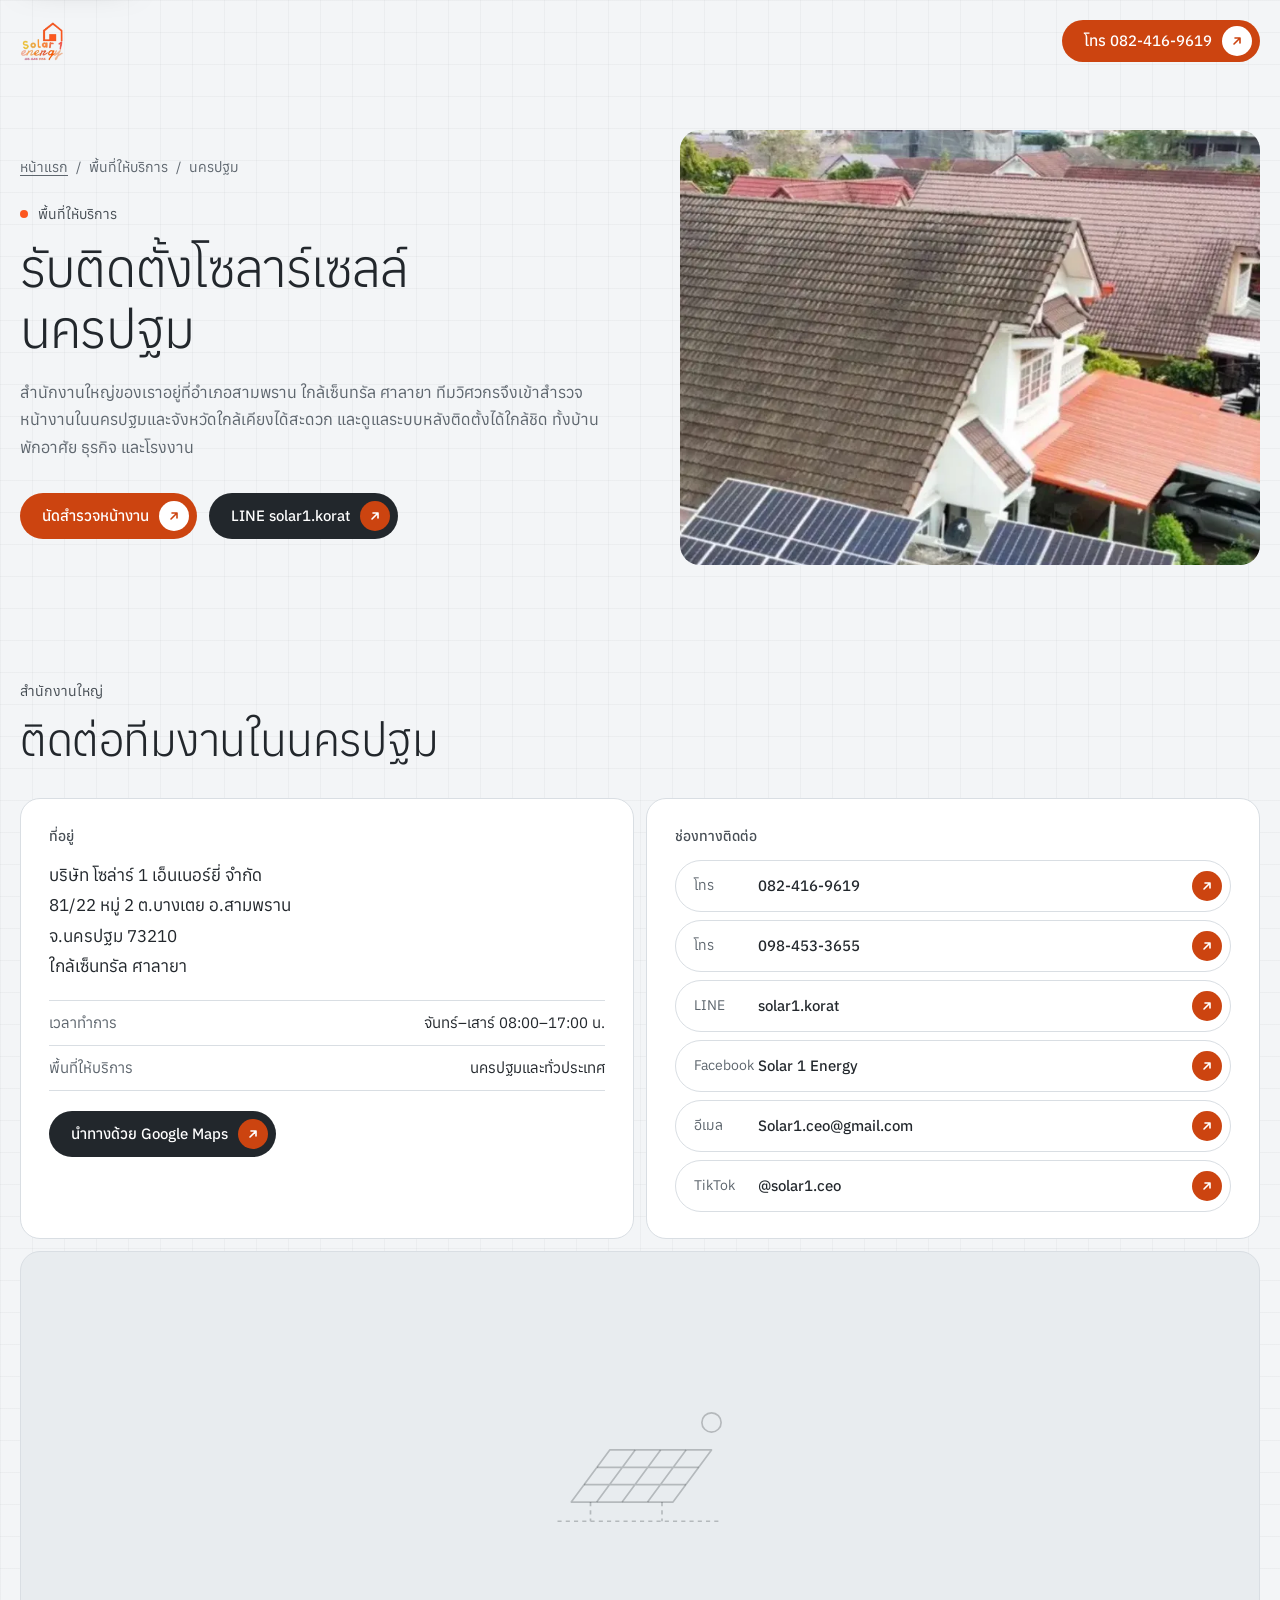
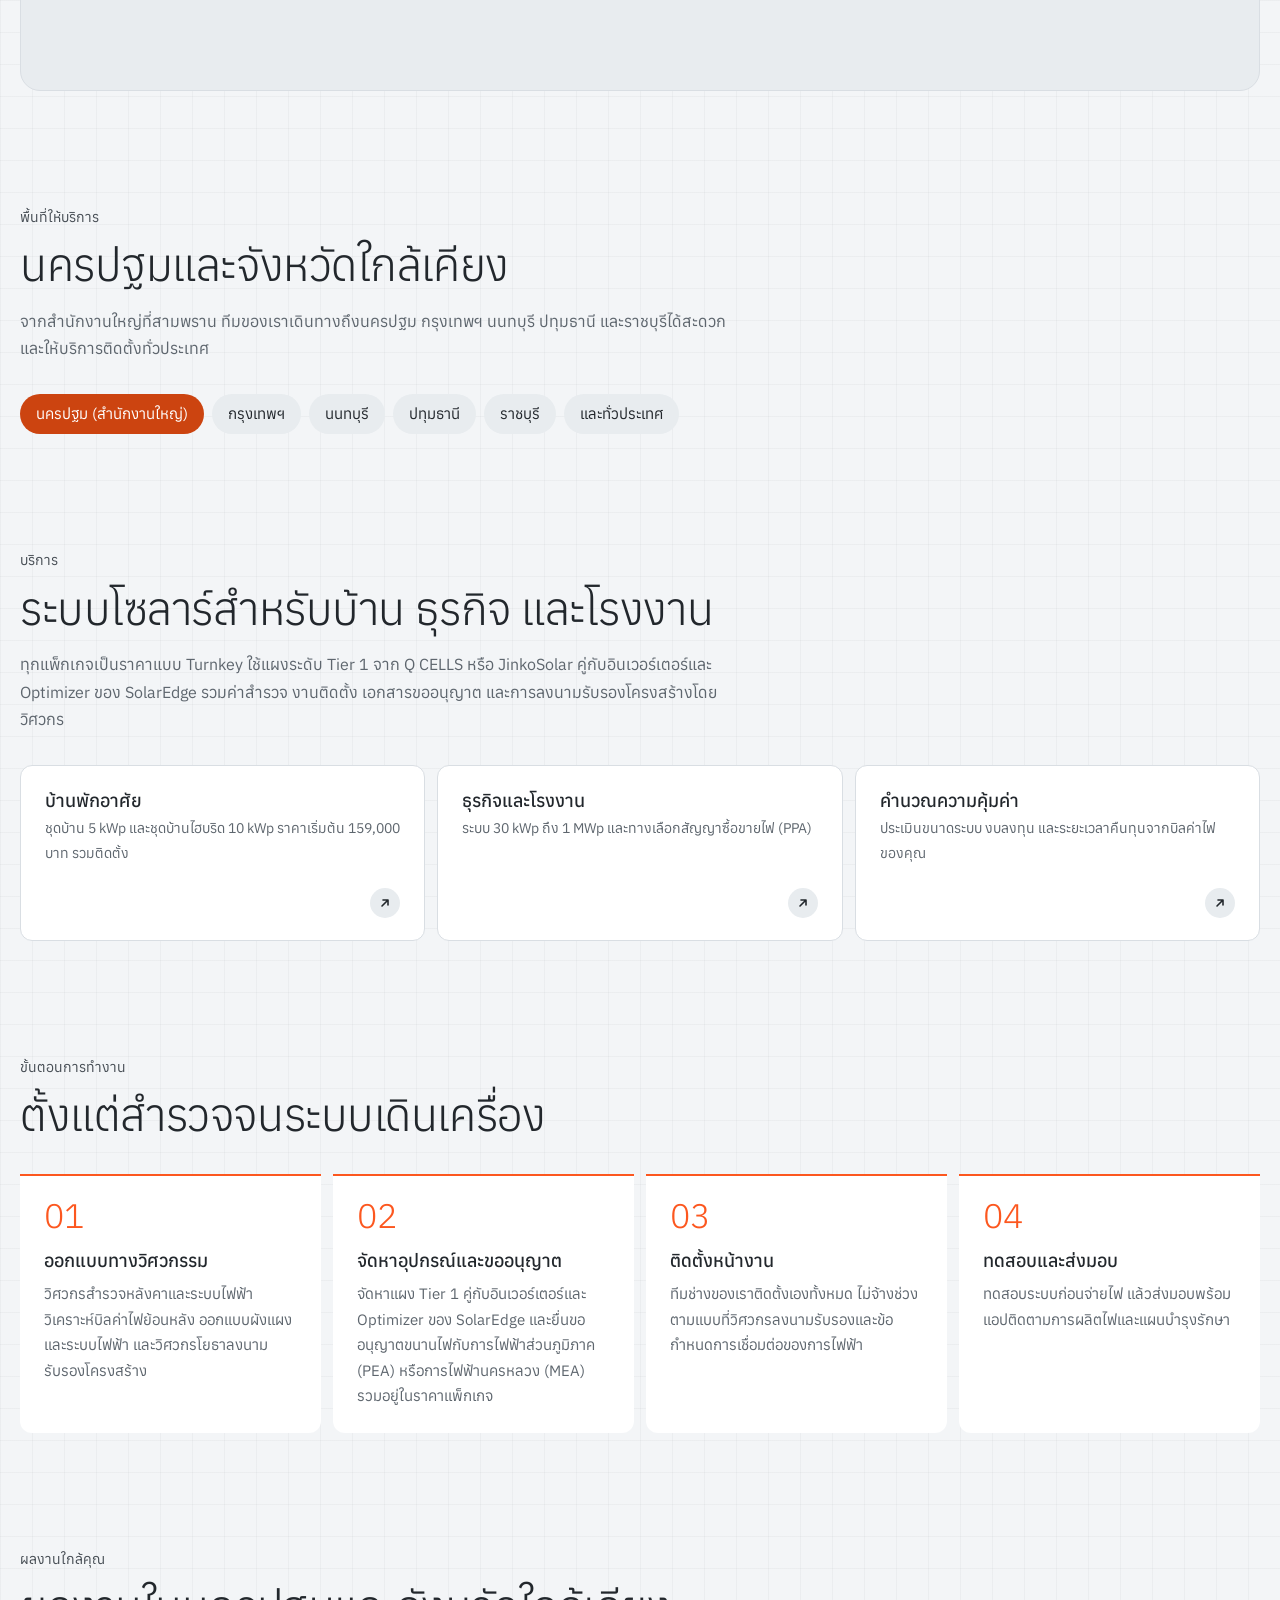
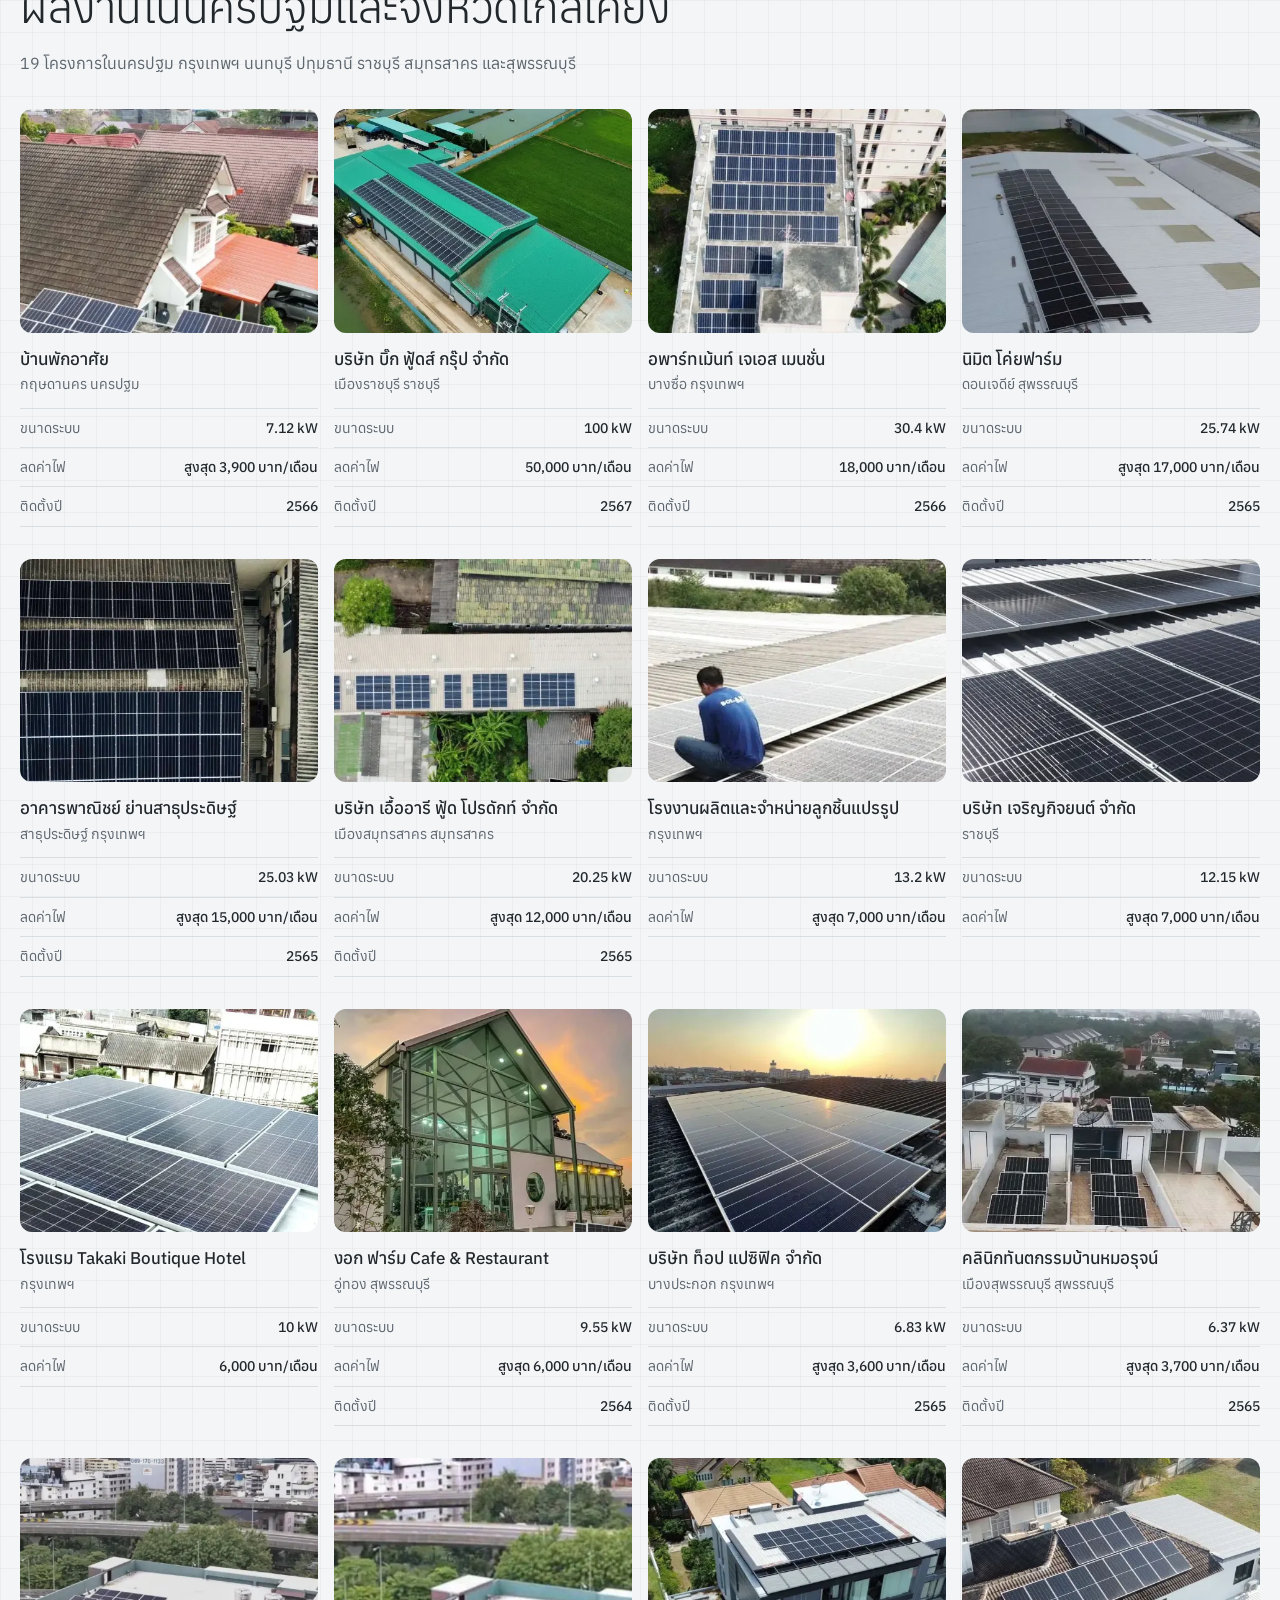
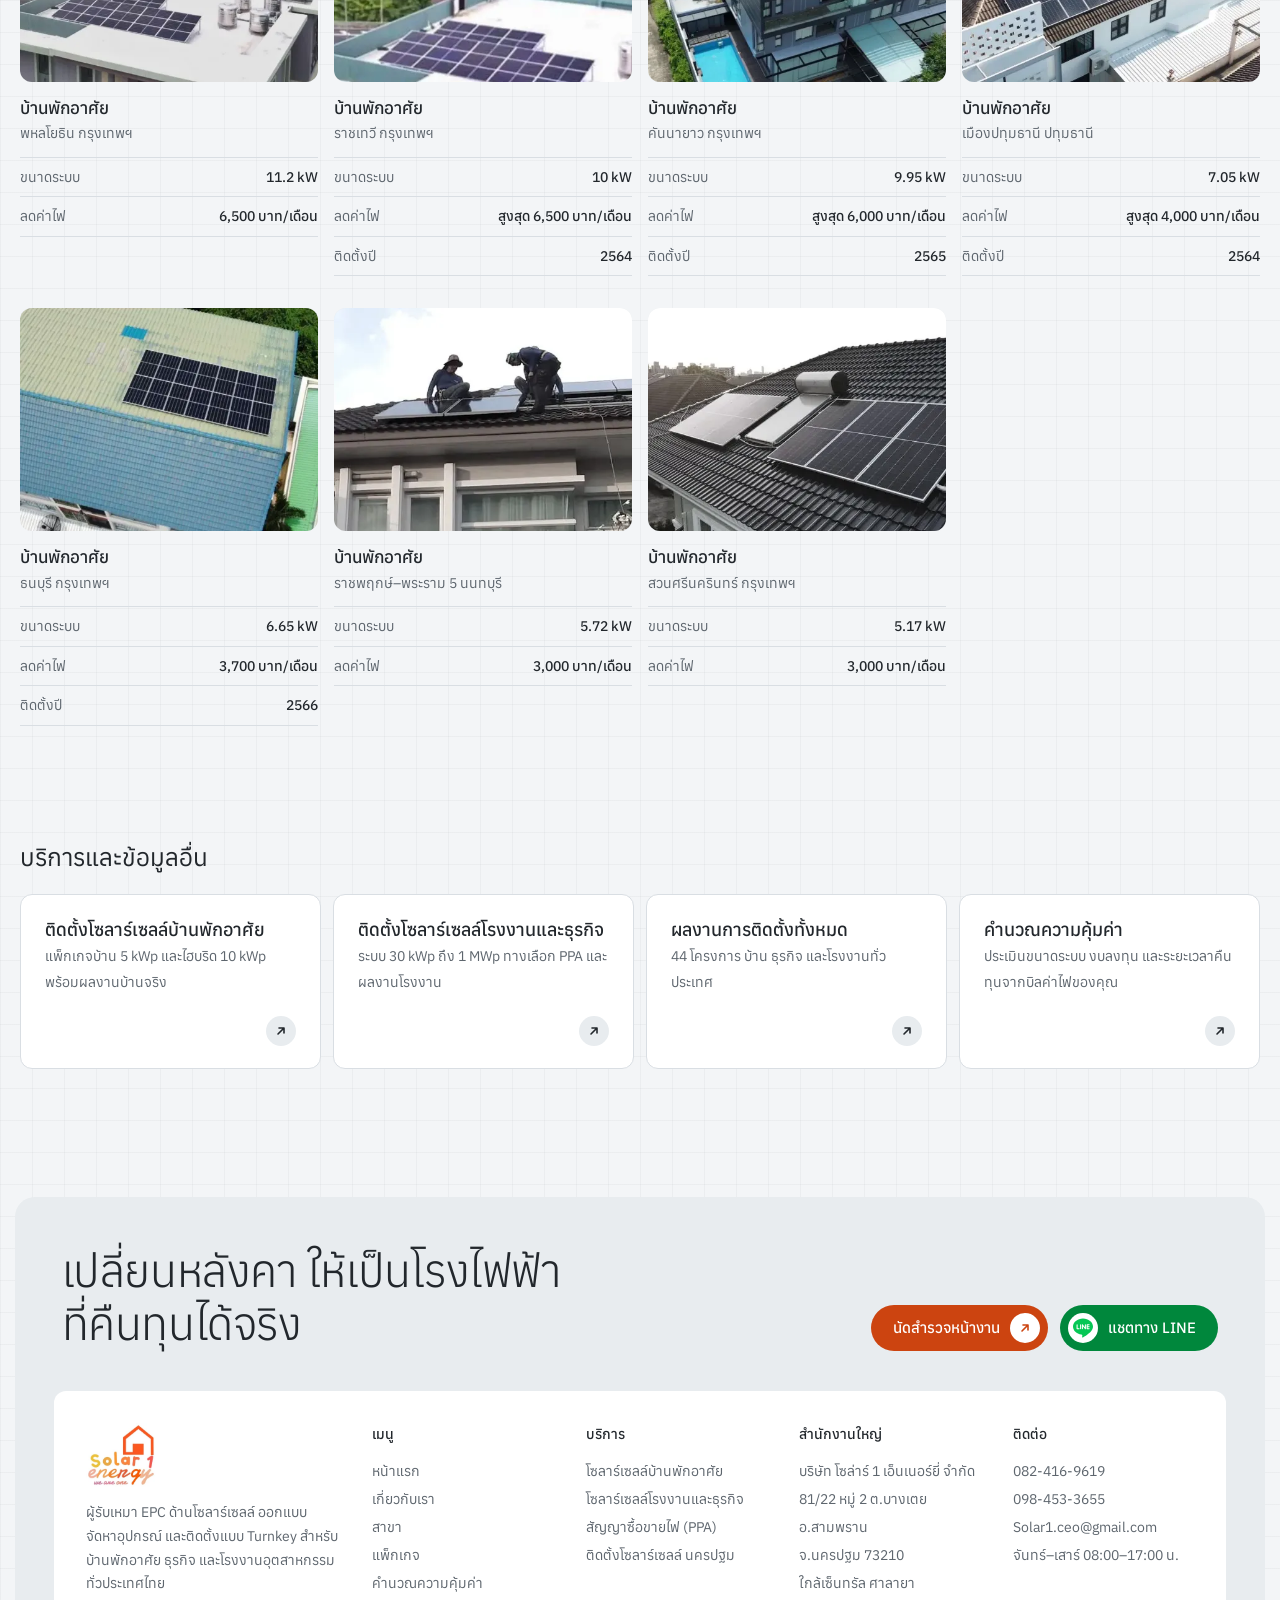
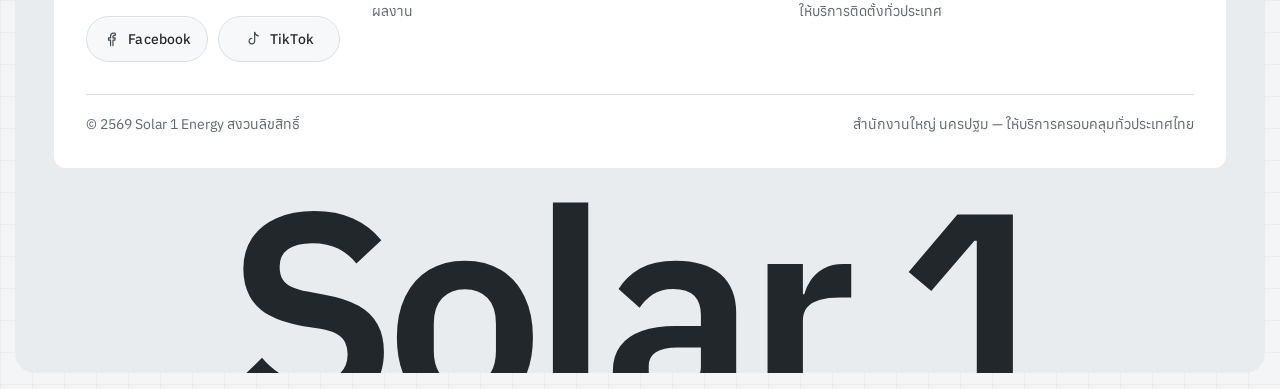
<file: locations/nakhon-pathom/index.html>
<!doctype html>
<html lang="th">
<head>
  <meta charset="utf-8">
  <meta name="viewport" content="width=device-width, initial-scale=1">
  <title>รับติดตั้งโซลาร์เซลล์ นครปฐม สำนักงานใหญ่สามพราน | Solar 1 Energy</title>
  <meta name="description" content="รับติดตั้งโซลาร์เซลล์ในนครปฐม บ้าน ธุรกิจ และโรงงาน โดย Solar 1 Energy สำนักงานใหญ่ 81/22 หมู่ 2 ต.บางเตย อ.สามพราน ใกล้เซ็นทรัล ศาลายา โทร 082-416-9619">
  <meta name="theme-color" content="#F3F5F7">
  <link rel="canonical" href="https://solar1-energy.vercel.app/locations/nakhon-pathom">
  <link rel="icon" href="/favicon.ico" sizes="48x48">
  <link rel="icon" href="/favicon.svg" type="image/svg+xml">
  <link rel="apple-touch-icon" href="/apple-touch-icon.png">
  <link rel="preload" href="/Font/Anuphan/Anuphan-VariableFont_wght.ttf" as="font" type="font/ttf" crossorigin>
  <meta property="og:type" content="website">
  <meta property="og:site_name" content="Solar 1 Energy">
  <meta property="og:locale" content="th_TH">
  <meta property="og:url" content="https://solar1-energy.vercel.app/locations/nakhon-pathom">
  <meta property="og:title" content="รับติดตั้งโซลาร์เซลล์ นครปฐม สำนักงานใหญ่สามพราน | Solar 1 Energy">
  <meta property="og:description" content="รับติดตั้งโซลาร์เซลล์ในนครปฐม บ้าน ธุรกิจ และโรงงาน โดย Solar 1 Energy สำนักงานใหญ่ 81/22 หมู่ 2 ต.บางเตย อ.สามพราน ใกล้เซ็นทรัล ศาลายา โทร 082-416-9619">
  <meta property="og:image" content="https://solar1-energy.vercel.app/Media/og-image.jpg">
  <meta property="og:image:width" content="1200">
  <meta property="og:image:height" content="630">
  <meta name="twitter:card" content="summary_large_image">
  <script type="application/ld+json">
  {
    "@context": "https://schema.org",
    "@type": "HomeAndConstructionBusiness",
    "@id": "https://solar1-energy.vercel.app/#business",
    "name": "Solar 1 Energy",
    "alternateName": ["Solar One Energy", "โซล่าร์ 1 เอ็นเนอร์ยี่"],
    "legalName": "บริษัท โซล่าร์ 1 เอ็นเนอร์ยี่ จำกัด",
    "description": "ผู้รับเหมา EPC ด้านโซลาร์เซลล์ ให้บริการแบบ Turnkey สำหรับบ้าน ธุรกิจ และโรงงาน ตั้งแต่สำรวจหน้างาน ออกแบบและรับรองโครงสร้างโดยวิศวกร ยื่นขออนุญาตขนานไฟ PEA/MEA จนถึงทดสอบและส่งมอบระบบ สำนักงานใหญ่ นครปฐม",
    "knowsAbout": ["EPC (Engineering, Procurement, Construction)", "Turnkey solar rooftop installation", "PEA and MEA grid-connection permits", "Hybrid solar and battery storage"],
    "url": "https://solar1-energy.vercel.app/",
    "logo": "https://solar1-energy.vercel.app/Media/logo-mark.png",
    "image": "https://solar1-energy.vercel.app/Media/hero-poster.jpg",
    "telephone": "+66-82-416-9619",
    "contactPoint": [
      { "@type": "ContactPoint", "contactType": "sales", "telephone": "+66-82-416-9619", "areaServed": "TH", "availableLanguage": ["th"] },
      { "@type": "ContactPoint", "contactType": "customer service", "telephone": "+66-98-453-3655", "areaServed": "TH", "availableLanguage": ["th"] }
    ],
    "email": "Solar1.ceo@gmail.com",
    "address": {
      "@type": "PostalAddress",
      "streetAddress": "81/22 หมู่ 2 ต.บางเตย",
      "addressLocality": "อ.สามพราน",
      "addressRegion": "นครปฐม",
      "postalCode": "73210",
      "addressCountry": "TH"
    },
    "geo": { "@type": "GeoCoordinates", "latitude": 13.7862099, "longitude": 100.2789985 },
    "hasMap": "https://maps.app.goo.gl/a4HXT5cZNxeLnpW88",
    "openingHoursSpecification": [{
      "@type": "OpeningHoursSpecification",
      "dayOfWeek": ["Monday", "Tuesday", "Wednesday", "Thursday", "Friday", "Saturday"],
      "opens": "08:00",
      "closes": "17:00"
    }],
    "areaServed": [
      { "@type": "AdministrativeArea", "name": "Nakhon Pathom" },
      { "@type": "AdministrativeArea", "name": "Bangkok" },
      { "@type": "AdministrativeArea", "name": "Nonthaburi" },
      { "@type": "AdministrativeArea", "name": "Pathum Thani" },
      { "@type": "AdministrativeArea", "name": "Ratchaburi" },
      { "@type": "City", "name": "Hua Hin" },
      { "@type": "AdministrativeArea", "name": "Krabi" },
      { "@type": "AdministrativeArea", "name": "Phuket" },
      { "@type": "City", "name": "Ko Samui" },
      { "@type": "AdministrativeArea", "name": "Nakhon Ratchasima" },
      { "@type": "City", "name": "Pattaya" }
    ],
    "sameAs": ["https://www.facebook.com/share/19szTP2P9t/", "https://www.tiktok.com/@solar1.ceo", "https://line.me/ti/p/~solar1.korat"]
  }
  </script>
  <script type="application/ld+json">
  {
    "@context": "https://schema.org",
    "@type": "BreadcrumbList",
    "itemListElement": [
      {
        "@type": "ListItem",
        "position": 1,
        "name": "หน้าแรก",
        "item": "https://solar1-energy.vercel.app/"
      },
      {
        "@type": "ListItem",
        "position": 2,
        "name": "พื้นที่ให้บริการ"
      },
      {
        "@type": "ListItem",
        "position": 3,
        "name": "นครปฐม",
        "item": "https://solar1-energy.vercel.app/locations/nakhon-pathom"
      }
    ]
  }
  </script>
  <script type="application/ld+json">
  {
    "@context": "https://schema.org",
    "@type": "Service",
    "name": "ติดตั้งโซลาร์เซลล์ นครปฐม",
    "description": "ออกแบบและติดตั้งระบบโซลาร์เซลล์สำหรับบ้าน ธุรกิจ และโรงงานในจังหวัดนครปฐม จากสำนักงานใหญ่ที่อำเภอสามพราน",
    "url": "https://solar1-energy.vercel.app/locations/nakhon-pathom",
    "serviceType": "ติดตั้งระบบโซลาร์เซลล์",
    "provider": {
      "@type": "HomeAndConstructionBusiness",
      "@id": "https://solar1-energy.vercel.app/#business",
      "name": "Solar 1 Energy",
      "url": "https://solar1-energy.vercel.app/"
    },
    "areaServed": {
      "@type": "AdministrativeArea",
      "name": "Nakhon Pathom"
    }
  }
  </script>
  <script>
    // Theme before first paint: stored choice, otherwise the OS preference.
    (function () {
      var root = document.documentElement, t = null;
      try { t = localStorage.getItem('theme'); } catch (e) {}
      if (t !== 'light' && t !== 'dark') t = matchMedia('(prefers-color-scheme: dark)').matches ? 'dark' : 'light';
      root.dataset.theme = t;
      root.classList.add('js');
    })();
  </script>
  <link rel="stylesheet" href="/styles.css">
  <link rel="stylesheet" href="/pages.css">
</head>
<body>
<svg width="0" height="0" style="position:absolute" aria-hidden="true">
  <symbol id="i-arrow" viewBox="0 0 12 12"><path d="M3 9 9 3M4 3h5v5" fill="none" stroke="currentColor" stroke-width="1.6" stroke-linecap="round" stroke-linejoin="round"/></symbol>
  <symbol id="i-pause" viewBox="0 0 14 14"><path d="M4.5 2.5v9M9.5 2.5v9" fill="none" stroke="currentColor" stroke-width="1.8" stroke-linecap="round"/></symbol>
  <symbol id="i-play" viewBox="0 0 14 14"><path d="M4 2.6v8.8a.5.5 0 0 0 .76.43l7-4.4a.5.5 0 0 0 0-.86l-7-4.4A.5.5 0 0 0 4 2.6z" fill="currentColor"/></symbol>
  <symbol id="i-menu" viewBox="0 0 18 18"><path d="M3 5.5h12M3 12.5h12" fill="none" stroke="currentColor" stroke-width="1.7" stroke-linecap="round"/></symbol>
  <symbol id="i-close" viewBox="0 0 18 18"><path d="M4.5 4.5l9 9M13.5 4.5l-9 9" fill="none" stroke="currentColor" stroke-width="1.7" stroke-linecap="round"/></symbol>
  <symbol id="i-chart" viewBox="0 0 18 18"><path d="M2.5 15.5h13M4.5 12.5l3.2-3.6 2.6 2.1 3.9-5" fill="none" stroke="currentColor" stroke-width="1.6" stroke-linecap="round" stroke-linejoin="round"/><circle cx="14.2" cy="6" r="1.3" fill="currentColor"/></symbol>
  <symbol id="i-sun" viewBox="0 0 18 18"><circle cx="9" cy="9" r="3.4" fill="none" stroke="currentColor" stroke-width="1.6"/><path d="M9 1.8v1.6M9 14.6v1.6M1.8 9h1.6M14.6 9h1.6M3.9 3.9l1.1 1.1M13 13l1.1 1.1M3.9 14.1 5 13M13 5l1.1-1.1" fill="none" stroke="currentColor" stroke-width="1.6" stroke-linecap="round"/></symbol>
  <symbol id="i-moon" viewBox="0 0 18 18"><path d="M14.8 11.2A6.3 6.3 0 0 1 6.8 3.2a6.3 6.3 0 1 0 8 8z" fill="none" stroke="currentColor" stroke-width="1.6" stroke-linejoin="round"/></symbol>
  <symbol id="i-bolt" viewBox="0 0 24 24"><g fill="none" stroke="currentColor" stroke-width="1.6" stroke-linecap="round" stroke-linejoin="round"><path d="M13.5 2.5 5.5 13.5h6l-1 8 8-11h-6l1-8z"/></g></symbol>
  <symbol id="i-square" viewBox="0 0 24 24"><g fill="none" stroke="currentColor" stroke-width="1.6" stroke-linecap="round" stroke-linejoin="round"><path d="M4 3.5v17h17z"/><path d="M8 12.5v4.5h4.5zM4 8h2M4 12h2M4 16h2"/></g></symbol>
  <symbol id="i-tower" viewBox="0 0 24 24"><g fill="none" stroke="currentColor" stroke-width="1.6" stroke-linecap="round" stroke-linejoin="round"><path d="M12 2.5 7.5 21.5M12 2.5l4.5 19M6 21.5h12M4.5 7.5h15M7 7.5 12 12l5-4.5M9 16.5l3-4.5 3 4.5M8.6 14.5h6.8"/></g></symbol>
  <symbol id="i-shield" viewBox="0 0 24 24"><g fill="none" stroke="currentColor" stroke-width="1.6" stroke-linecap="round" stroke-linejoin="round"><path d="M12 2.8 5 5.6v5.6c0 4.5 2.9 8.3 7 9.9 4.1-1.6 7-5.4 7-9.9V5.6z"/><path d="m8.8 12.2 2.3 2.3 4.3-4.6"/></g></symbol>
  <symbol id="i-medal" viewBox="0 0 24 24"><g fill="none" stroke="currentColor" stroke-width="1.6" stroke-linecap="round" stroke-linejoin="round"><circle cx="12" cy="9" r="5.5"/><path d="m8.6 13.4-1.6 8.1 5-2.7 5 2.7-1.6-8.1"/><path d="m10 9 1.4 1.4L14 7.8"/></g></symbol>
  <symbol id="i-monitor" viewBox="0 0 24 24"><g fill="none" stroke="currentColor" stroke-width="1.6" stroke-linecap="round" stroke-linejoin="round"><rect x="6" y="2.5" width="12" height="19" rx="2.2"/><path d="M9 15.5l2-2.6 2 1.5 2.2-3.2M10.5 18.5h3"/></g></symbol>
  <symbol id="i-check" viewBox="0 0 14 14"><path d="M3 7.4 5.9 10.2 11 4.2" fill="none" stroke="currentColor" stroke-width="1.8" stroke-linecap="round" stroke-linejoin="round"/></symbol>
  <symbol id="i-setsquare" viewBox="0 0 24 24"><g fill="none" stroke="currentColor" stroke-width="1.6" stroke-linecap="round" stroke-linejoin="round"><path d="M4 4v16h16z"/><path d="M8 11.5V16h4.5z"/><path d="M4 8h2M4 12h2M4 16h1.5"/></g></symbol>
  <symbol id="i-box" viewBox="0 0 24 24"><g fill="none" stroke="currentColor" stroke-width="1.6" stroke-linecap="round" stroke-linejoin="round"><path d="M12 3 20 7.3v9.4L12 21l-8-4.3V7.3z"/><path d="m4 7.3 8 4.3 8-4.3M12 11.6V21M8 5.2l8 4.3"/></g></symbol>
  <symbol id="i-helmet" viewBox="0 0 24 24"><g fill="none" stroke="currentColor" stroke-width="1.6" stroke-linecap="round" stroke-linejoin="round"><path d="M4.5 16a7.5 7.5 0 0 1 15 0"/><path d="M3 16h18v2.5H3z"/><path d="M10 9V5.5h4V9"/></g></symbol>
  <symbol id="i-key" viewBox="0 0 24 24"><g fill="none" stroke="currentColor" stroke-width="1.6" stroke-linecap="round" stroke-linejoin="round"><circle cx="8" cy="15.5" r="4"/><path d="m10.9 12.6 8.6-8.6M16.5 7l2.5 2.5M14.2 9.3l1.8 1.8"/></g></symbol>
  <symbol id="i-line" viewBox="0 0 24 24"><g fill="none" stroke="currentColor" stroke-width="1.6" stroke-linecap="round" stroke-linejoin="round"><path d="M12 4.2c-5 0-9 3.2-9 7.1 0 3.5 3.1 6.4 7.4 7l-.3 2.5 3.6-2.4c4.2-.5 7.3-3.5 7.3-7.1 0-3.9-4-7.1-9-7.1z"/><path d="M7.5 9.6v3.4h2M11.6 9.6V13M13.8 13V9.6l2.7 3.4V9.6"/></g></symbol>
  <symbol id="i-line-brand" viewBox="0 0 24 24"><path fill="currentColor" d="M19.365 9.863c.349 0 .63.285.63.631 0 .345-.281.63-.63.63H17.61v1.125h1.755c.349 0 .63.283.63.63 0 .344-.281.629-.63.629h-2.386c-.345 0-.627-.285-.627-.629V8.108c0-.345.282-.63.63-.63h2.386c.346 0 .627.285.627.63 0 .349-.281.63-.63.63H17.61v1.125h1.755zm-3.855 3.016c0 .27-.174.51-.432.596-.064.021-.133.031-.199.031-.211 0-.391-.09-.51-.25l-2.443-3.317v2.94c0 .344-.279.629-.631.629-.346 0-.626-.285-.626-.629V8.108c0-.27.173-.51.43-.595.06-.023.136-.033.194-.033.195 0 .375.104.495.254l2.462 3.33V8.108c0-.345.282-.63.63-.63.345 0 .63.285.63.63v4.771zm-5.741 0c0 .344-.282.629-.631.629-.345 0-.627-.285-.627-.629V8.108c0-.345.282-.63.63-.63.346 0 .628.285.628.63v4.771zm-2.466.629H4.917c-.345 0-.63-.285-.63-.629V8.108c0-.345.285-.63.63-.63.348 0 .63.285.63.63v4.141h1.756c.348 0 .629.283.629.63 0 .344-.282.629-.629.629M24 10.314C24 4.943 18.615.572 12 .572S0 4.943 0 10.314c0 4.811 4.27 8.842 10.035 9.608.391.082.923.258 1.058.59.12.301.079.766.038 1.08l-.164 1.02c-.045.301-.24 1.186 1.049.645 1.291-.539 6.916-4.078 9.436-6.975C23.176 14.393 24 12.458 24 10.314"/></symbol>
  <symbol id="i-facebook" viewBox="0 0 24 24"><g fill="none" stroke="currentColor" stroke-width="1.6" stroke-linecap="round" stroke-linejoin="round"><path d="M14.6 21v-7.4h2.6l.4-3.1h-3V8.6c0-.9.3-1.5 1.6-1.5h1.6V4.3a21 21 0 0 0-2.4-.1c-2.4 0-4 1.4-4 4.1v2.2H8.7v3.1h2.7V21"/></g></symbol>
  <symbol id="i-tiktok" viewBox="0 0 24 24"><g fill="none" stroke="currentColor" stroke-width="1.6" stroke-linecap="round" stroke-linejoin="round"><path d="M14.2 3.2v11.5a3.7 3.7 0 1 1-3.7-3.7"/><path d="M14.2 3.2c.4 2.6 2.2 4.4 5 4.6"/></g></symbol>
  <symbol id="i-instagram" viewBox="0 0 24 24"><g fill="none" stroke="currentColor" stroke-width="1.6" stroke-linecap="round" stroke-linejoin="round"><rect x="3.2" y="3.2" width="17.6" height="17.6" rx="5"/><circle cx="12" cy="12" r="4"/><circle cx="17.2" cy="6.8" r=".4"/></g></symbol>
  <symbol id="i-youtube" viewBox="0 0 24 24"><g fill="none" stroke="currentColor" stroke-width="1.6" stroke-linecap="round" stroke-linejoin="round"><rect x="2.6" y="5.6" width="18.8" height="12.8" rx="4"/><path d="m10.2 9.4 4.6 2.6-4.6 2.6z"/></g></symbol>
  <symbol id="i-pin" viewBox="0 0 24 24"><g fill="none" stroke="currentColor" stroke-width="1.6" stroke-linecap="round" stroke-linejoin="round"><path d="M12 21.2s-6.6-6.2-6.6-11.2a6.6 6.6 0 0 1 13.2 0c0 5-6.6 11.2-6.6 11.2z"/><circle cx="12" cy="10" r="2.4"/></g></symbol>
  <symbol id="i-chev" viewBox="0 0 14 14"><path d="M5 3l4 4-4 4" fill="none" stroke="currentColor" stroke-width="1.6" stroke-linecap="round" stroke-linejoin="round"/></symbol>
</svg>
<a class="skip-link" href="#content">ข้ามไปยังเนื้อหา</a>
<header class="wrap pg-top">
  <a class="pg-logo" href="/" aria-label="Solar 1 Energy หน้าแรก"><picture><source srcset="/Media/logo-mark.webp" type="image/webp"><img src="/Media/logo-mark.png" width="160" height="144" alt="Solar 1 Energy"></picture></a>
  <a class="btn btn--orange" href="tel:0824169619">โทร 082-416-9619 <span class="btn-ico"><svg viewBox="0 0 12 12" aria-hidden="true"><path d="M3 9 9 3M4 3h5v5" fill="none" stroke="currentColor" stroke-width="1.6" stroke-linecap="round" stroke-linejoin="round"/></svg></span></a>
</header>
<main id="content" class="wrap" tabindex="-1">

  <div class="pg-hero">
    <div>
      <nav class="crumbs" aria-label="เส้นทาง"><a href="/">หน้าแรก</a><span aria-hidden="true">/</span><span>พื้นที่ให้บริการ</span><span aria-hidden="true">/</span><span aria-current="page">นครปฐม</span></nav>
      <p class="kicker"><span class="dot"></span>พื้นที่ให้บริการ</p>
      <h1 class="pg-title">รับติดตั้งโซลาร์เซลล์<br>นครปฐม</h1>
      <p class="lede">สำนักงานใหญ่ของเราอยู่ที่อำเภอสามพราน ใกล้เซ็นทรัล ศาลายา ทีมวิศวกรจึงเข้าสำรวจหน้างานในนครปฐมและจังหวัดใกล้เคียงได้สะดวก และดูแลระบบหลังติดตั้งได้ใกล้ชิด ทั้งบ้านพักอาศัย ธุรกิจ และโรงงาน</p>
      <div class="pg-cta">
        <a class="btn btn--orange" href="tel:0824169619">นัดสำรวจหน้างาน <span class="btn-ico"><svg viewBox="0 0 12 12" aria-hidden="true"><path d="M3 9 9 3M4 3h5v5" fill="none" stroke="currentColor" stroke-width="1.6" stroke-linecap="round" stroke-linejoin="round"/></svg></span></a>
        <a class="btn btn--ink" href="https://line.me/ti/p/~solar1.korat" target="_blank" rel="noopener noreferrer">LINE solar1.korat <span class="btn-ico"><svg viewBox="0 0 12 12" aria-hidden="true"><path d="M3 9 9 3M4 3h5v5" fill="none" stroke="currentColor" stroke-width="1.6" stroke-linecap="round" stroke-linejoin="round"/></svg></span></a>
      </div>
    </div>
    <div class="pg-hero-media media-frame"><img class="frame-img" src="/Media/projects/home-krisda-nakhon-7kw-800.webp" srcset="/Media/projects/home-krisda-nakhon-7kw-480.webp 480w, /Media/projects/home-krisda-nakhon-7kw-800.webp 800w" sizes="(max-width: 1024px) calc(100vw - 32px), 620px" width="800" height="600" alt="ระบบโซลาร์ 7.12 kW ของบ้านพักอาศัย กฤษดานคร นครปฐม" fetchpriority="high" decoding="async"></div>
  </div>

  <section class="pg-section" aria-labelledby="hq-title">

    <div class="pg-head">
      <p class="kicker">สำนักงานใหญ่</p>
      <h2 class="h2"><span id="hq-title">ติดต่อทีมงานในนครปฐม</span></h2>
    </div>
    <div class="pg-hq">
      <div class="pg-hq-card">
        <h3>ที่อยู่</h3>
        <address>บริษัท โซล่าร์ 1 เอ็นเนอร์ยี่ จำกัด<br>81/22 หมู่ 2 ต.บางเตย อ.สามพราน<br>จ.นครปฐม 73210<br>ใกล้เซ็นทรัล ศาลายา</address>
        <dl>
          <div><dt>เวลาทำการ</dt><dd>จันทร์–เสาร์ 08:00–17:00 น.</dd></div>
          <div><dt>พื้นที่ให้บริการ</dt><dd>นครปฐมและทั่วประเทศ</dd></div>
        </dl>
        <a class="btn btn--ink pg-directions" href="https://maps.app.goo.gl/a4HXT5cZNxeLnpW88" target="_blank" rel="noopener noreferrer">นำทางด้วย Google Maps <span class="btn-ico"><svg viewBox="0 0 12 12" aria-hidden="true"><path d="M3 9 9 3M4 3h5v5" fill="none" stroke="currentColor" stroke-width="1.6" stroke-linecap="round" stroke-linejoin="round"/></svg></span></a>
      </div>
      <div class="pg-hq-card">
        <h3>ช่องทางติดต่อ</h3>
        <ul class="pg-contact">
          <li><a href="tel:0824169619"><span>โทร</span><strong>082-416-9619</strong><span class="btn-ico"><svg viewBox="0 0 12 12" aria-hidden="true"><path d="M3 9 9 3M4 3h5v5" fill="none" stroke="currentColor" stroke-width="1.6" stroke-linecap="round" stroke-linejoin="round"/></svg></span></a></li>
          <li><a href="tel:0984533655"><span>โทร</span><strong>098-453-3655</strong><span class="btn-ico"><svg viewBox="0 0 12 12" aria-hidden="true"><path d="M3 9 9 3M4 3h5v5" fill="none" stroke="currentColor" stroke-width="1.6" stroke-linecap="round" stroke-linejoin="round"/></svg></span></a></li>
          <li><a href="https://line.me/ti/p/~solar1.korat" target="_blank" rel="noopener noreferrer"><span>LINE</span><strong>solar1.korat</strong><span class="btn-ico"><svg viewBox="0 0 12 12" aria-hidden="true"><path d="M3 9 9 3M4 3h5v5" fill="none" stroke="currentColor" stroke-width="1.6" stroke-linecap="round" stroke-linejoin="round"/></svg></span></a></li>
          <li><a href="https://www.facebook.com/share/19szTP2P9t/" target="_blank" rel="noopener noreferrer"><span>Facebook</span><strong>Solar 1 Energy</strong><span class="btn-ico"><svg viewBox="0 0 12 12" aria-hidden="true"><path d="M3 9 9 3M4 3h5v5" fill="none" stroke="currentColor" stroke-width="1.6" stroke-linecap="round" stroke-linejoin="round"/></svg></span></a></li>
          <li><a href="mailto:Solar1.ceo@gmail.com"><span>อีเมล</span><strong>Solar1.ceo@gmail.com</strong><span class="btn-ico"><svg viewBox="0 0 12 12" aria-hidden="true"><path d="M3 9 9 3M4 3h5v5" fill="none" stroke="currentColor" stroke-width="1.6" stroke-linecap="round" stroke-linejoin="round"/></svg></span></a></li>
          <li><a href="https://www.tiktok.com/@solar1.ceo" target="_blank" rel="noopener noreferrer"><span>TikTok</span><strong>@solar1.ceo</strong><span class="btn-ico"><svg viewBox="0 0 12 12" aria-hidden="true"><path d="M3 9 9 3M4 3h5v5" fill="none" stroke="currentColor" stroke-width="1.6" stroke-linecap="round" stroke-linejoin="round"/></svg></span></a></li>
        </ul>
      </div>
    </div>
    <div class="pg-map media-frame">
      <iframe src="https://www.google.com/maps/embed?origin=mfe&amp;pb=!1m4!3m2!1m1!4s17011833708677579948!6i16!3m1!1sth!5m1!1sth" title="แผนที่ Google Maps ของสำนักงานใหญ่ Solar 1 Energy" loading="lazy" referrerpolicy="strict-origin-when-cross-origin" allowfullscreen></iframe>
    </div>
  </section>

  <section class="pg-section" aria-labelledby="area-title">

    <div class="pg-head">
      <p class="kicker">พื้นที่ให้บริการ</p>
      <h2 class="h2"><span id="area-title">นครปฐมและจังหวัดใกล้เคียง</span></h2>
      <p class="lede">จากสำนักงานใหญ่ที่สามพราน ทีมของเราเดินทางถึงนครปฐม กรุงเทพฯ นนทบุรี ปทุมธานี และราชบุรีได้สะดวก และให้บริการติดตั้งทั่วประเทศ</p>
    </div>
    <ul class="pg-chips"><li class="is-home">นครปฐม (สำนักงานใหญ่)</li><li>กรุงเทพฯ</li><li>นนทบุรี</li><li>ปทุมธานี</li><li>ราชบุรี</li><li>และทั่วประเทศ</li></ul>
  </section>

  <section class="pg-section" aria-labelledby="pk-title">

    <div class="pg-head">
      <p class="kicker">บริการ</p>
      <h2 class="h2"><span id="pk-title">ระบบโซลาร์สำหรับบ้าน ธุรกิจ และโรงงาน</span></h2>
      <p class="lede">ทุกแพ็กเกจเป็นราคาแบบ Turnkey ใช้แผงระดับ Tier 1 จาก Q CELLS หรือ JinkoSolar คู่กับอินเวอร์เตอร์และ Optimizer ของ SolarEdge รวมค่าสำรวจ งานติดตั้ง เอกสารขออนุญาต และการลงนามรับรองโครงสร้างโดยวิศวกร</p>
    </div>
    <ul class="pg-links">
      <li><a href="/residential"><div><strong>บ้านพักอาศัย</strong><br><span>ชุดบ้าน 5 kWp และชุดบ้านไฮบริด 10 kWp ราคาเริ่มต้น 159,000 บาท รวมติดตั้ง</span></div><span class="btn-ico"><svg viewBox="0 0 12 12" aria-hidden="true"><path d="M3 9 9 3M4 3h5v5" fill="none" stroke="currentColor" stroke-width="1.6" stroke-linecap="round" stroke-linejoin="round"/></svg></span></a></li>
      <li><a href="/commercial"><div><strong>ธุรกิจและโรงงาน</strong><br><span>ระบบ 30 kWp ถึง 1 MWp และทางเลือกสัญญาซื้อขายไฟ (PPA)</span></div><span class="btn-ico"><svg viewBox="0 0 12 12" aria-hidden="true"><path d="M3 9 9 3M4 3h5v5" fill="none" stroke="currentColor" stroke-width="1.6" stroke-linecap="round" stroke-linejoin="round"/></svg></span></a></li>
      <li><a href="/#calculator"><div><strong>คำนวณความคุ้มค่า</strong><br><span>ประเมินขนาดระบบ งบลงทุน และระยะเวลาคืนทุนจากบิลค่าไฟของคุณ</span></div><span class="btn-ico"><svg viewBox="0 0 12 12" aria-hidden="true"><path d="M3 9 9 3M4 3h5v5" fill="none" stroke="currentColor" stroke-width="1.6" stroke-linecap="round" stroke-linejoin="round"/></svg></span></a></li>
    </ul>
  </section>

  <section class="pg-section" aria-labelledby="step-title">

    <div class="pg-head">
      <p class="kicker">ขั้นตอนการทำงาน</p>
      <h2 class="h2"><span id="step-title">ตั้งแต่สำรวจจนระบบเดินเครื่อง</span></h2>
    </div>

    <ol class="pg-steps">
      <li><h3>ออกแบบทางวิศวกรรม</h3><p>วิศวกรสำรวจหลังคาและระบบไฟฟ้า วิเคราะห์บิลค่าไฟย้อนหลัง ออกแบบผังแผงและระบบไฟฟ้า และวิศวกรโยธาลงนามรับรองโครงสร้าง</p></li>
      <li><h3>จัดหาอุปกรณ์และขออนุญาต</h3><p>จัดหาแผง Tier 1 คู่กับอินเวอร์เตอร์และ Optimizer ของ SolarEdge และยื่นขออนุญาตขนานไฟกับการไฟฟ้าส่วนภูมิภาค (PEA) หรือการไฟฟ้านครหลวง (MEA) รวมอยู่ในราคาแพ็กเกจ</p></li>
      <li><h3>ติดตั้งหน้างาน</h3><p>ทีมช่างของเราติดตั้งเองทั้งหมด ไม่จ้างช่วง ตามแบบที่วิศวกรลงนามรับรองและข้อกำหนดการเชื่อมต่อของการไฟฟ้า</p></li>
      <li><h3>ทดสอบและส่งมอบ</h3><p>ทดสอบระบบก่อนจ่ายไฟ แล้วส่งมอบพร้อมแอปติดตามการผลิตไฟและแผนบำรุงรักษา</p></li>
    </ol>
  </section>

  <section class="pg-section" aria-labelledby="work-title">

    <div class="pg-head">
      <p class="kicker">ผลงานใกล้คุณ</p>
      <h2 class="h2"><span id="work-title">ผลงานในนครปฐมและจังหวัดใกล้เคียง</span></h2>
      <p class="lede">19 โครงการในนครปฐม กรุงเทพฯ นนทบุรี ปทุมธานี ราชบุรี สมุทรสาคร และสุพรรณบุรี</p>
    </div>

      <div class="pj-grid pj-grid--wide">
        <article class="pj">
          <div class="pj-media media-frame"><img class="frame-img" src="/Media/projects/home-krisda-nakhon-7kw-800.webp" srcset="/Media/projects/home-krisda-nakhon-7kw-480.webp 480w, /Media/projects/home-krisda-nakhon-7kw-800.webp 800w" sizes="(max-width: 639px) calc(100vw - 32px), (max-width: 1024px) calc(50vw - 40px), (max-width: 1100px) calc(33vw - 32px), 320px" width="800" height="600" alt="ระบบโซลาร์ 7.12 kW ของบ้านพักอาศัย กฤษดานคร นครปฐม" loading="lazy" decoding="async"></div>
          <h3 class="pj-name">บ้านพักอาศัย</h3>
          <p class="pj-loc">กฤษดานคร นครปฐม</p>
          <dl class="pj-specs">
            <div><dt>ขนาดระบบ</dt><dd>7.12 kW</dd></div>
            <div><dt>ลดค่าไฟ</dt><dd>สูงสุด 3,900 บาท/เดือน</dd></div>
            <div><dt>ติดตั้งปี</dt><dd>2566</dd></div>
          </dl>
        </article>
        <article class="pj">
          <div class="pj-media media-frame"><img class="frame-img" src="/Media/projects/big-food-group-100kw-800.webp" srcset="/Media/projects/big-food-group-100kw-480.webp 480w, /Media/projects/big-food-group-100kw-800.webp 800w" sizes="(max-width: 639px) calc(100vw - 32px), (max-width: 1024px) calc(50vw - 40px), (max-width: 1100px) calc(33vw - 32px), 320px" width="800" height="600" alt="ระบบโซลาร์ 100 kW ของบริษัท บิ๊ก ฟู้ดส์ กรุ๊ป จำกัด เมืองราชบุรี ราชบุรี" loading="lazy" decoding="async"></div>
          <h3 class="pj-name">บริษัท บิ๊ก ฟู้ดส์ กรุ๊ป จำกัด</h3>
          <p class="pj-loc">เมืองราชบุรี ราชบุรี</p>
          <dl class="pj-specs">
            <div><dt>ขนาดระบบ</dt><dd>100 kW</dd></div>
            <div><dt>ลดค่าไฟ</dt><dd>50,000 บาท/เดือน</dd></div>
            <div><dt>ติดตั้งปี</dt><dd>2567</dd></div>
          </dl>
        </article>
        <article class="pj">
          <div class="pj-media media-frame"><img class="frame-img" src="/Media/projects/js-mansion-30kw-800.webp" srcset="/Media/projects/js-mansion-30kw-480.webp 480w, /Media/projects/js-mansion-30kw-800.webp 800w" sizes="(max-width: 639px) calc(100vw - 32px), (max-width: 1024px) calc(50vw - 40px), (max-width: 1100px) calc(33vw - 32px), 320px" width="800" height="600" alt="ระบบโซลาร์ 30.4 kW ของอพาร์ทเม้นท์ เจเอส เมนชั่น บางซื่อ กรุงเทพฯ" loading="lazy" decoding="async"></div>
          <h3 class="pj-name">อพาร์ทเม้นท์ เจเอส เมนชั่น</h3>
          <p class="pj-loc">บางซื่อ กรุงเทพฯ</p>
          <dl class="pj-specs">
            <div><dt>ขนาดระบบ</dt><dd>30.4 kW</dd></div>
            <div><dt>ลดค่าไฟ</dt><dd>18,000 บาท/เดือน</dd></div>
            <div><dt>ติดตั้งปี</dt><dd>2566</dd></div>
          </dl>
        </article>
        <article class="pj">
          <div class="pj-media media-frame"><img class="frame-img" src="/Media/projects/nimit-koi-farm-25kw-800.webp" srcset="/Media/projects/nimit-koi-farm-25kw-480.webp 480w, /Media/projects/nimit-koi-farm-25kw-800.webp 800w" sizes="(max-width: 639px) calc(100vw - 32px), (max-width: 1024px) calc(50vw - 40px), (max-width: 1100px) calc(33vw - 32px), 320px" width="800" height="600" alt="ระบบโซลาร์ 25.74 kW ของนิมิต โค่ยฟาร์ม ดอนเจดีย์ สุพรรณบุรี" loading="lazy" decoding="async"></div>
          <h3 class="pj-name">นิมิต โค่ยฟาร์ม</h3>
          <p class="pj-loc">ดอนเจดีย์ สุพรรณบุรี</p>
          <dl class="pj-specs">
            <div><dt>ขนาดระบบ</dt><dd>25.74 kW</dd></div>
            <div><dt>ลดค่าไฟ</dt><dd>สูงสุด 17,000 บาท/เดือน</dd></div>
            <div><dt>ติดตั้งปี</dt><dd>2565</dd></div>
          </dl>
        </article>
        <article class="pj">
          <div class="pj-media media-frame"><img class="frame-img" src="/Media/projects/sathupradit-building-25kw-800.webp" srcset="/Media/projects/sathupradit-building-25kw-480.webp 480w, /Media/projects/sathupradit-building-25kw-800.webp 800w" sizes="(max-width: 639px) calc(100vw - 32px), (max-width: 1024px) calc(50vw - 40px), (max-width: 1100px) calc(33vw - 32px), 320px" width="800" height="600" alt="ระบบโซลาร์ 25.03 kW ของอาคารพาณิชย์ ย่านสาธุประดิษฐ์ สาธุประดิษฐ์ กรุงเทพฯ" loading="lazy" decoding="async"></div>
          <h3 class="pj-name">อาคารพาณิชย์ ย่านสาธุประดิษฐ์</h3>
          <p class="pj-loc">สาธุประดิษฐ์ กรุงเทพฯ</p>
          <dl class="pj-specs">
            <div><dt>ขนาดระบบ</dt><dd>25.03 kW</dd></div>
            <div><dt>ลดค่าไฟ</dt><dd>สูงสุด 15,000 บาท/เดือน</dd></div>
            <div><dt>ติดตั้งปี</dt><dd>2565</dd></div>
          </dl>
        </article>
        <article class="pj">
          <div class="pj-media media-frame"><img class="frame-img" src="/Media/projects/aur-aree-food-20kw-800.webp" srcset="/Media/projects/aur-aree-food-20kw-480.webp 480w, /Media/projects/aur-aree-food-20kw-800.webp 800w" sizes="(max-width: 639px) calc(100vw - 32px), (max-width: 1024px) calc(50vw - 40px), (max-width: 1100px) calc(33vw - 32px), 320px" width="800" height="600" alt="ระบบโซลาร์ 20.25 kW ของบริษัท เอื้ออารี ฟู้ด โปรดักท์ จำกัด เมืองสมุทรสาคร สมุทรสาคร" loading="lazy" decoding="async"></div>
          <h3 class="pj-name">บริษัท เอื้ออารี ฟู้ด โปรดักท์ จำกัด</h3>
          <p class="pj-loc">เมืองสมุทรสาคร สมุทรสาคร</p>
          <dl class="pj-specs">
            <div><dt>ขนาดระบบ</dt><dd>20.25 kW</dd></div>
            <div><dt>ลดค่าไฟ</dt><dd>สูงสุด 12,000 บาท/เดือน</dd></div>
            <div><dt>ติดตั้งปี</dt><dd>2565</dd></div>
          </dl>
        </article>
        <article class="pj">
          <div class="pj-media media-frame"><img class="frame-img" src="/Media/projects/meatball-factory-13kw-800.webp" srcset="/Media/projects/meatball-factory-13kw-480.webp 480w, /Media/projects/meatball-factory-13kw-800.webp 800w" sizes="(max-width: 639px) calc(100vw - 32px), (max-width: 1024px) calc(50vw - 40px), (max-width: 1100px) calc(33vw - 32px), 320px" width="800" height="600" alt="ระบบโซลาร์ 13.2 kW ของโรงงานผลิตและจำหน่ายลูกชิ้นแปรรูป กรุงเทพฯ" loading="lazy" decoding="async"></div>
          <h3 class="pj-name">โรงงานผลิตและจำหน่ายลูกชิ้นแปรรูป</h3>
          <p class="pj-loc">กรุงเทพฯ</p>
          <dl class="pj-specs">
            <div><dt>ขนาดระบบ</dt><dd>13.2 kW</dd></div>
            <div><dt>ลดค่าไฟ</dt><dd>สูงสุด 7,000 บาท/เดือน</dd></div>
          </dl>
        </article>
        <article class="pj">
          <div class="pj-media media-frame"><img class="frame-img" src="/Media/projects/charoenkit-yont-12kw-800.webp" srcset="/Media/projects/charoenkit-yont-12kw-480.webp 480w, /Media/projects/charoenkit-yont-12kw-800.webp 800w" sizes="(max-width: 639px) calc(100vw - 32px), (max-width: 1024px) calc(50vw - 40px), (max-width: 1100px) calc(33vw - 32px), 320px" width="800" height="600" alt="ระบบโซลาร์ 12.15 kW ของบริษัท เจริญกิจยนต์ จำกัด ราชบุรี" loading="lazy" decoding="async"></div>
          <h3 class="pj-name">บริษัท เจริญกิจยนต์ จำกัด</h3>
          <p class="pj-loc">ราชบุรี</p>
          <dl class="pj-specs">
            <div><dt>ขนาดระบบ</dt><dd>12.15 kW</dd></div>
            <div><dt>ลดค่าไฟ</dt><dd>สูงสุด 7,000 บาท/เดือน</dd></div>
          </dl>
        </article>
        <article class="pj">
          <div class="pj-media media-frame"><img class="frame-img" src="/Media/projects/takaki-boutique-hotel-10kw-800.webp" srcset="/Media/projects/takaki-boutique-hotel-10kw-480.webp 480w, /Media/projects/takaki-boutique-hotel-10kw-800.webp 800w" sizes="(max-width: 639px) calc(100vw - 32px), (max-width: 1024px) calc(50vw - 40px), (max-width: 1100px) calc(33vw - 32px), 320px" width="800" height="600" alt="ระบบโซลาร์ 10 kW ของโรงแรม Takaki Boutique Hotel กรุงเทพฯ" loading="lazy" decoding="async"></div>
          <h3 class="pj-name">โรงแรม Takaki Boutique Hotel</h3>
          <p class="pj-loc">กรุงเทพฯ</p>
          <dl class="pj-specs">
            <div><dt>ขนาดระบบ</dt><dd>10 kW</dd></div>
            <div><dt>ลดค่าไฟ</dt><dd>6,000 บาท/เดือน</dd></div>
          </dl>
        </article>
        <article class="pj">
          <div class="pj-media media-frame"><img class="frame-img" src="/Media/projects/ngok-farm-cafe-9kw-800.webp" srcset="/Media/projects/ngok-farm-cafe-9kw-480.webp 480w, /Media/projects/ngok-farm-cafe-9kw-800.webp 800w" sizes="(max-width: 639px) calc(100vw - 32px), (max-width: 1024px) calc(50vw - 40px), (max-width: 1100px) calc(33vw - 32px), 320px" width="800" height="600" alt="ระบบโซลาร์ 9.55 kW ของงอก ฟาร์ม Cafe &amp; Restaurant อู่ทอง สุพรรณบุรี" loading="lazy" decoding="async"></div>
          <h3 class="pj-name">งอก ฟาร์ม Cafe &amp; Restaurant</h3>
          <p class="pj-loc">อู่ทอง สุพรรณบุรี</p>
          <dl class="pj-specs">
            <div><dt>ขนาดระบบ</dt><dd>9.55 kW</dd></div>
            <div><dt>ลดค่าไฟ</dt><dd>สูงสุด 6,000 บาท/เดือน</dd></div>
            <div><dt>ติดตั้งปี</dt><dd>2564</dd></div>
          </dl>
        </article>
        <article class="pj">
          <div class="pj-media media-frame"><img class="frame-img" src="/Media/projects/top-pacific-6kw-800.webp" srcset="/Media/projects/top-pacific-6kw-480.webp 480w, /Media/projects/top-pacific-6kw-800.webp 800w" sizes="(max-width: 639px) calc(100vw - 32px), (max-width: 1024px) calc(50vw - 40px), (max-width: 1100px) calc(33vw - 32px), 320px" width="800" height="600" alt="ระบบโซลาร์ 6.83 kW ของบริษัท ท็อป แปซิฟิค จำกัด บางประกอก กรุงเทพฯ" loading="lazy" decoding="async"></div>
          <h3 class="pj-name">บริษัท ท็อป แปซิฟิค จำกัด</h3>
          <p class="pj-loc">บางประกอก กรุงเทพฯ</p>
          <dl class="pj-specs">
            <div><dt>ขนาดระบบ</dt><dd>6.83 kW</dd></div>
            <div><dt>ลดค่าไฟ</dt><dd>สูงสุด 3,600 บาท/เดือน</dd></div>
            <div><dt>ติดตั้งปี</dt><dd>2565</dd></div>
          </dl>
        </article>
        <article class="pj">
          <div class="pj-media media-frame"><img class="frame-img" src="/Media/projects/baan-mor-ruj-clinic-6kw-800.webp" srcset="/Media/projects/baan-mor-ruj-clinic-6kw-480.webp 480w, /Media/projects/baan-mor-ruj-clinic-6kw-800.webp 800w" sizes="(max-width: 639px) calc(100vw - 32px), (max-width: 1024px) calc(50vw - 40px), (max-width: 1100px) calc(33vw - 32px), 320px" width="800" height="600" alt="ระบบโซลาร์ 6.37 kW ของคลินิกทันตกรรมบ้านหมอรุจน์ เมืองสุพรรณบุรี สุพรรณบุรี" loading="lazy" decoding="async"></div>
          <h3 class="pj-name">คลินิกทันตกรรมบ้านหมอรุจน์</h3>
          <p class="pj-loc">เมืองสุพรรณบุรี สุพรรณบุรี</p>
          <dl class="pj-specs">
            <div><dt>ขนาดระบบ</dt><dd>6.37 kW</dd></div>
            <div><dt>ลดค่าไฟ</dt><dd>สูงสุด 3,700 บาท/เดือน</dd></div>
            <div><dt>ติดตั้งปี</dt><dd>2565</dd></div>
          </dl>
        </article>
        <article class="pj">
          <div class="pj-media media-frame"><img class="frame-img" src="/Media/projects/home-phahonyothin-11kw-800.webp" srcset="/Media/projects/home-phahonyothin-11kw-480.webp 480w, /Media/projects/home-phahonyothin-11kw-800.webp 800w" sizes="(max-width: 639px) calc(100vw - 32px), (max-width: 1024px) calc(50vw - 40px), (max-width: 1100px) calc(33vw - 32px), 320px" width="800" height="600" alt="ระบบโซลาร์ 11.2 kW ของบ้านพักอาศัย พหลโยธิน กรุงเทพฯ" loading="lazy" decoding="async"></div>
          <h3 class="pj-name">บ้านพักอาศัย</h3>
          <p class="pj-loc">พหลโยธิน กรุงเทพฯ</p>
          <dl class="pj-specs">
            <div><dt>ขนาดระบบ</dt><dd>11.2 kW</dd></div>
            <div><dt>ลดค่าไฟ</dt><dd>6,500 บาท/เดือน</dd></div>
          </dl>
        </article>
        <article class="pj">
          <div class="pj-media media-frame"><img class="frame-img" src="/Media/projects/home-ratchathewi-10kw-800.webp" srcset="/Media/projects/home-ratchathewi-10kw-480.webp 480w, /Media/projects/home-ratchathewi-10kw-800.webp 800w" sizes="(max-width: 639px) calc(100vw - 32px), (max-width: 1024px) calc(50vw - 40px), (max-width: 1100px) calc(33vw - 32px), 320px" width="800" height="600" alt="ระบบโซลาร์ 10 kW ของบ้านพักอาศัย ราชเทวี กรุงเทพฯ" loading="lazy" decoding="async"></div>
          <h3 class="pj-name">บ้านพักอาศัย</h3>
          <p class="pj-loc">ราชเทวี กรุงเทพฯ</p>
          <dl class="pj-specs">
            <div><dt>ขนาดระบบ</dt><dd>10 kW</dd></div>
            <div><dt>ลดค่าไฟ</dt><dd>สูงสุด 6,500 บาท/เดือน</dd></div>
            <div><dt>ติดตั้งปี</dt><dd>2564</dd></div>
          </dl>
        </article>
        <article class="pj">
          <div class="pj-media media-frame"><img class="frame-img" src="/Media/projects/home-khan-na-yao-10kw-800.webp" srcset="/Media/projects/home-khan-na-yao-10kw-480.webp 480w, /Media/projects/home-khan-na-yao-10kw-800.webp 800w" sizes="(max-width: 639px) calc(100vw - 32px), (max-width: 1024px) calc(50vw - 40px), (max-width: 1100px) calc(33vw - 32px), 320px" width="800" height="600" alt="ระบบโซลาร์ 9.95 kW ของบ้านพักอาศัย คันนายาว กรุงเทพฯ" loading="lazy" decoding="async"></div>
          <h3 class="pj-name">บ้านพักอาศัย</h3>
          <p class="pj-loc">คันนายาว กรุงเทพฯ</p>
          <dl class="pj-specs">
            <div><dt>ขนาดระบบ</dt><dd>9.95 kW</dd></div>
            <div><dt>ลดค่าไฟ</dt><dd>สูงสุด 6,000 บาท/เดือน</dd></div>
            <div><dt>ติดตั้งปี</dt><dd>2565</dd></div>
          </dl>
        </article>
        <article class="pj">
          <div class="pj-media media-frame"><img class="frame-img" src="/Media/projects/home-pathum-thani-7kw-800.webp" srcset="/Media/projects/home-pathum-thani-7kw-480.webp 480w, /Media/projects/home-pathum-thani-7kw-800.webp 800w" sizes="(max-width: 639px) calc(100vw - 32px), (max-width: 1024px) calc(50vw - 40px), (max-width: 1100px) calc(33vw - 32px), 320px" width="800" height="600" alt="ระบบโซลาร์ 7.05 kW ของบ้านพักอาศัย เมืองปทุมธานี ปทุมธานี" loading="lazy" decoding="async"></div>
          <h3 class="pj-name">บ้านพักอาศัย</h3>
          <p class="pj-loc">เมืองปทุมธานี ปทุมธานี</p>
          <dl class="pj-specs">
            <div><dt>ขนาดระบบ</dt><dd>7.05 kW</dd></div>
            <div><dt>ลดค่าไฟ</dt><dd>สูงสุด 4,000 บาท/เดือน</dd></div>
            <div><dt>ติดตั้งปี</dt><dd>2564</dd></div>
          </dl>
        </article>
        <article class="pj">
          <div class="pj-media media-frame"><img class="frame-img" src="/Media/projects/home-thonburi-6kw-800.webp" srcset="/Media/projects/home-thonburi-6kw-480.webp 480w, /Media/projects/home-thonburi-6kw-800.webp 800w" sizes="(max-width: 639px) calc(100vw - 32px), (max-width: 1024px) calc(50vw - 40px), (max-width: 1100px) calc(33vw - 32px), 320px" width="800" height="600" alt="ระบบโซลาร์ 6.65 kW ของบ้านพักอาศัย ธนบุรี กรุงเทพฯ" loading="lazy" decoding="async"></div>
          <h3 class="pj-name">บ้านพักอาศัย</h3>
          <p class="pj-loc">ธนบุรี กรุงเทพฯ</p>
          <dl class="pj-specs">
            <div><dt>ขนาดระบบ</dt><dd>6.65 kW</dd></div>
            <div><dt>ลดค่าไฟ</dt><dd>3,700 บาท/เดือน</dd></div>
            <div><dt>ติดตั้งปี</dt><dd>2566</dd></div>
          </dl>
        </article>
        <article class="pj">
          <div class="pj-media media-frame"><img class="frame-img" src="/Media/projects/home-ratchaphruek-rama5-5kw-800.webp" srcset="/Media/projects/home-ratchaphruek-rama5-5kw-480.webp 480w, /Media/projects/home-ratchaphruek-rama5-5kw-800.webp 800w" sizes="(max-width: 639px) calc(100vw - 32px), (max-width: 1024px) calc(50vw - 40px), (max-width: 1100px) calc(33vw - 32px), 320px" width="800" height="600" alt="ระบบโซลาร์ 5.72 kW ของบ้านพักอาศัย ราชพฤกษ์–พระราม 5 นนทบุรี" loading="lazy" decoding="async"></div>
          <h3 class="pj-name">บ้านพักอาศัย</h3>
          <p class="pj-loc">ราชพฤกษ์–พระราม 5 นนทบุรี</p>
          <dl class="pj-specs">
            <div><dt>ขนาดระบบ</dt><dd>5.72 kW</dd></div>
            <div><dt>ลดค่าไฟ</dt><dd>3,000 บาท/เดือน</dd></div>
          </dl>
        </article>
        <article class="pj">
          <div class="pj-media media-frame"><img class="frame-img" src="/Media/projects/home-suan-srinakarin-5kw-800.webp" srcset="/Media/projects/home-suan-srinakarin-5kw-480.webp 480w, /Media/projects/home-suan-srinakarin-5kw-800.webp 800w" sizes="(max-width: 639px) calc(100vw - 32px), (max-width: 1024px) calc(50vw - 40px), (max-width: 1100px) calc(33vw - 32px), 320px" width="800" height="600" alt="ระบบโซลาร์ 5.17 kW ของบ้านพักอาศัย สวนศรีนครินทร์ กรุงเทพฯ" loading="lazy" decoding="async"></div>
          <h3 class="pj-name">บ้านพักอาศัย</h3>
          <p class="pj-loc">สวนศรีนครินทร์ กรุงเทพฯ</p>
          <dl class="pj-specs">
            <div><dt>ขนาดระบบ</dt><dd>5.17 kW</dd></div>
            <div><dt>ลดค่าไฟ</dt><dd>3,000 บาท/เดือน</dd></div>
          </dl>
        </article>
      </div>
  </section>

  <section class="pg-section" aria-labelledby="related-title">
    <h2 class="pg-sub" id="related-title">บริการและข้อมูลอื่น</h2>
    <ul class="pg-links">
      <li><a href="/residential"><div><strong>ติดตั้งโซลาร์เซลล์บ้านพักอาศัย</strong><br><span>แพ็กเกจบ้าน 5 kWp และไฮบริด 10 kWp พร้อมผลงานบ้านจริง</span></div><span class="btn-ico"><svg viewBox="0 0 12 12" aria-hidden="true"><path d="M3 9 9 3M4 3h5v5" fill="none" stroke="currentColor" stroke-width="1.6" stroke-linecap="round" stroke-linejoin="round"/></svg></span></a></li>
      <li><a href="/commercial"><div><strong>ติดตั้งโซลาร์เซลล์โรงงานและธุรกิจ</strong><br><span>ระบบ 30 kWp ถึง 1 MWp ทางเลือก PPA และผลงานโรงงาน</span></div><span class="btn-ico"><svg viewBox="0 0 12 12" aria-hidden="true"><path d="M3 9 9 3M4 3h5v5" fill="none" stroke="currentColor" stroke-width="1.6" stroke-linecap="round" stroke-linejoin="round"/></svg></span></a></li>
      <li><a href="/projects"><div><strong>ผลงานการติดตั้งทั้งหมด</strong><br><span>44 โครงการ บ้าน ธุรกิจ และโรงงานทั่วประเทศ</span></div><span class="btn-ico"><svg viewBox="0 0 12 12" aria-hidden="true"><path d="M3 9 9 3M4 3h5v5" fill="none" stroke="currentColor" stroke-width="1.6" stroke-linecap="round" stroke-linejoin="round"/></svg></span></a></li>
      <li><a href="/#calculator"><div><strong>คำนวณความคุ้มค่า</strong><br><span>ประเมินขนาดระบบ งบลงทุน และระยะเวลาคืนทุนจากบิลค่าไฟของคุณ</span></div><span class="btn-ico"><svg viewBox="0 0 12 12" aria-hidden="true"><path d="M3 9 9 3M4 3h5v5" fill="none" stroke="currentColor" stroke-width="1.6" stroke-linecap="round" stroke-linejoin="round"/></svg></span></a></li>
    </ul>
  </section>
</main>

<footer class="foot-shell" id="contact">
  <div class="foot">
    <div class="foot-cta">
      <h2 class="h2"><span>เปลี่ยนหลังคา</span> <span>ให้เป็นโรงไฟฟ้า</span> <br><span>ที่คืนทุนได้จริง</span></h2>
      <div class="foot-cta-actions">
        <a class="btn btn--orange" href="tel:0824169619">นัดสำรวจหน้างาน <span class="btn-ico"><svg viewBox="0 0 12 12" aria-hidden="true"><path d="M3 9 9 3M4 3h5v5" fill="none" stroke="currentColor" stroke-width="1.6" stroke-linecap="round" stroke-linejoin="round"/></svg></span></a>
        <a class="btn btn--line" href="https://line.me/ti/p/~solar1.korat" target="_blank" rel="noopener noreferrer"><span class="btn-ico"><svg aria-hidden="true"><use href="#i-line-brand"/></svg></span>แชตทาง LINE</a>
      </div>
    </div>

    <div class="foot-card">
      <div class="foot-brand">
        <img src="/Media/logo-footer.webp" width="212" height="192" loading="lazy" decoding="async" alt="Solar 1 Energy">
        <p>ผู้รับเหมา EPC ด้านโซลาร์เซลล์ ออกแบบ จัดหาอุปกรณ์ และติดตั้งแบบ Turnkey สำหรับบ้านพักอาศัย ธุรกิจ และโรงงานอุตสาหกรรมทั่วประเทศไทย</p>
        <ul class="social" aria-label="ช่องทางโซเชียล"><li><a href="https://www.facebook.com/share/19szTP2P9t/" target="_blank" rel="noopener noreferrer"><svg aria-hidden="true"><use href="#i-facebook"/></svg><span>Facebook</span></a></li><li><a href="https://www.tiktok.com/@solar1.ceo" target="_blank" rel="noopener noreferrer"><svg aria-hidden="true"><use href="#i-tiktok"/></svg><span>TikTok</span></a></li></ul>
      </div>
      <div class="foot-col">
        <h3>เมนู</h3>
        <ul><li><a href="/">หน้าแรก</a></li><li><a href="/#impact">เกี่ยวกับเรา</a></li><li><a href="/#branches">สาขา</a></li><li><a href="/#packages">แพ็กเกจ</a></li><li><a href="/#calculator">คำนวณความคุ้มค่า</a></li><li><a href="/projects">ผลงาน</a></li></ul>
      </div>
      <div class="foot-col">
        <h3>บริการ</h3>
        <ul><li><a href="/residential">โซลาร์เซลล์บ้านพักอาศัย</a></li><li><a href="/commercial">โซลาร์เซลล์โรงงานและธุรกิจ</a></li><li><a href="/commercial#ppa">สัญญาซื้อขายไฟ (PPA)</a></li><li><a href="/locations/nakhon-pathom">ติดตั้งโซลาร์เซลล์ นครปฐม</a></li></ul>
      </div>
      <div class="foot-col">
        <h3>สำนักงานใหญ่</h3>
        <ul><li>บริษัท โซล่าร์ 1 เอ็นเนอร์ยี่ จำกัด</li><li>81/22 หมู่ 2 ต.บางเตย อ.สามพราน</li><li>จ.นครปฐม 73210</li><li>ใกล้เซ็นทรัล ศาลายา</li><li>ให้บริการติดตั้งทั่วประเทศ</li></ul>
      </div>
      <div class="foot-col">
        <h3>ติดต่อ</h3>
        <ul><li><a href="tel:0824169619">082-416-9619</a></li><li><a href="tel:0984533655">098-453-3655</a></li><li><a href="mailto:Solar1.ceo@gmail.com">Solar1.ceo@gmail.com</a></li><li>จันทร์–เสาร์ 08:00–17:00 น.</li></ul>
      </div>
      <div class="foot-legal"><span>© 2569 Solar 1 Energy สงวนลิขสิทธิ์</span><span>สำนักงานใหญ่ นครปฐม — ให้บริการครอบคลุมทั่วประเทศไทย</span></div>
    </div>

    <div class="wordmark" aria-hidden="true">Solar 1</div>
  </div>
</footer>
</body>
</html>
</file>
<file: styles.css>
@font-face {
  font-family: "Anuphan";
  src: url("Font/Anuphan/Anuphan-VariableFont_wght.ttf") format("truetype");
  font-weight: 100 700;
  font-display: swap;
}

:root {
  /* accent: brand orange, used sparingly */
  --orange: #FC571F;
  --orange-deep: #E0461A;
  --orange-tint: #FFE9DF;
  /* button fills: deep enough for white label text (AA 4.5:1) */
  --cta: #CC4410;             /* 4.8:1 with white */
  --cta-deep: #B33A0D;        /* 6:1 with white, hover */
  --accent-text: #B33A0D;     /* orange for small units on light surfaces (5:1 on --surface) */
  /* LINE chat button: brand green for the logo, a deeper green behind white text */
  --line-brand: #06C755;
  --line-fill: #00873C;       /* 4.6:1 with white */
  --line-fill-deep: #00732F;  /* 6:1 with white, hover */

  /* graphite ink */
  --ink: #22272C;
  --ink-deep: #15191D;
  --ink-soft: #454C53;
  --muted: #5E666E;          /* 4.9:1 on --surface, 6:1 on white */
  --shade: 16 20 24;         /* rgb channels for overlays and shadows */

  /* cool drafting paper */
  --paper: #F3F5F7;
  --paper-rgb: 243 245 247;
  --grid: rgb(34 39 44 / .035);
  --surface: #E8ECEF;
  --line: #D9DEE3;
  --line-strong: #C3CAD1;
  --white: #FFFFFF;           /* literal white: text on photos/orange, chips over imagery */
  --hero-bg: #1E2328;

  /* theme-dependent roles */
  --card: #FFFFFF;            /* cards and raised controls */
  --card-rgb: 255 255 255;
  --on-ink: #FFFFFF;          /* text on --ink fills (segmented thumb, ink button) */
  --hover: rgb(16 20 24 / .06);
  --orange-rgb: 252 87 31;
  /* frosted glass (EPC flow): translucent card colour over the lit stage */
  --glass: rgb(var(--card-rgb) / .62);
  --glass-strong: rgb(var(--card-rgb) / .84);
  --glass-line: rgb(255 255 255 / .8);
  --glass-shadow: inset 0 1px 0 rgb(255 255 255 / .7), 0 18px 40px -28px rgb(var(--shade) / .4);
  --sweep: rgb(255 255 255 / .5);
  --graphite: #22272C;        /* fixed dark text on always-white chips */
  --frame-art: url("data:image/svg+xml,%3Csvg xmlns='http://www.w3.org/2000/svg' viewBox='0 0 160 110' fill='none' stroke='%2322272C' stroke-opacity='.26' stroke-width='1.2' stroke-linejoin='round'%3E%3Cpath d='M30 78 58 40h74l-28 38z'/%3E%3Cpath d='M48.5 78 76.5 40M67 78 95 40M85.5 78 113.5 40M39.3 65.3h74M48.7 52.7h74'/%3E%3Cpath d='M44 78v14M96 78v14M20 92h120' stroke-dasharray='3 3'/%3E%3Ccircle cx='132' cy='20' r='7'/%3E%3C/svg%3E");
  color-scheme: light;

  --r-panel: 20px;
  --r-card: 12px;
  --r-pill: 999px;

  --container: 1320px;
  --gutter: clamp(16px, 2.4vw, 20px);
  --section-gap: clamp(80px, 10vw, 140px);

  --ease: cubic-bezier(.16, 1, .3, 1);
}

/* Dark: deep obsidian base, charcoal panels, off-white ink; orange stays the accent.
   Set on <html data-theme> by the inline script in index.html (stored choice,
   otherwise the OS preference). */
:root[data-theme="dark"] {
  --ink: #F2F4F6;
  --ink-deep: #FFFFFF;
  --ink-soft: #C3C8CF;
  --muted: #8C939C;          /* 5:1 on --card, 5.9:1 on --paper */
  --shade: 0 0 0;

  --paper: #0D0F12;
  --paper-rgb: 13 15 18;
  --grid: rgb(255 255 255 / .028);
  --surface: #1A1D24;
  --line: #2A2E39;
  --line-strong: #3A3F4C;
  --hero-bg: #0D0F12;
  --orange-tint: rgb(252 87 31 / .16);
  --accent-text: #FC571F;     /* 5:1 on the dark --surface */

  --card: #1E222B;
  --card-rgb: 30 34 43;
  --on-ink: #0D0F12;
  --hover: rgb(255 255 255 / .06);
  --glass-line: rgb(255 255 255 / .09);
  --glass-shadow: inset 0 1px 0 rgb(255 255 255 / .06), 0 18px 40px -28px rgb(0 0 0 / .8);
  --sweep: rgb(255 255 255 / .07);
  --frame-art: url("data:image/svg+xml,%3Csvg xmlns='http://www.w3.org/2000/svg' viewBox='0 0 160 110' fill='none' stroke='%23F2F4F6' stroke-opacity='.22' stroke-width='1.2' stroke-linejoin='round'%3E%3Cpath d='M30 78 58 40h74l-28 38z'/%3E%3Cpath d='M48.5 78 76.5 40M67 78 95 40M85.5 78 113.5 40M39.3 65.3h74M48.7 52.7h74'/%3E%3Cpath d='M44 78v14M96 78v14M20 92h120' stroke-dasharray='3 3'/%3E%3Ccircle cx='132' cy='20' r='7'/%3E%3C/svg%3E");
  color-scheme: dark;
}

* { box-sizing: border-box; margin: 0; padding: 0; }

html { scroll-behavior: smooth; }

body {
  font-family: "Anuphan", "Noto Sans Thai", "Leelawadee UI", "Thonburi", sans-serif;
  font-weight: 400;
  font-size: 16px;
  line-height: 1.6;
  color: var(--ink);
  background-color: var(--paper);
  /* faint 32px drafting grid */
  background-image:
    linear-gradient(var(--grid) 1px, transparent 1px),
    linear-gradient(90deg, var(--grid) 1px, transparent 1px);
  background-size: 32px 32px;
  -webkit-font-smoothing: antialiased;
  font-synthesis: none;
}

img, video { display: block; max-width: 100%; }
a { color: inherit; text-decoration: none; }
button, input { font: inherit; color: inherit; }
button { cursor: pointer; border: 0; background: none; }
a, button, input, label { -webkit-tap-highlight-color: transparent; }

:focus-visible { outline: 2px solid var(--orange); outline-offset: 3px; border-radius: 6px; }

.wrap { max-width: var(--container); margin: 0 auto; padding: 0 var(--gutter); }

/* keyboard users: first tab stop jumps past the nav to the page content */
.skip-link {
  position: fixed; top: 12px; left: 12px; z-index: 100;
  padding: 10px 18px;
  border-radius: var(--r-pill);
  background: var(--card); color: var(--ink);
  font-size: 15px; font-weight: 500;
  box-shadow: 0 12px 32px -18px rgb(var(--shade) / .5);
  transform: translateY(-160%);
}
.skip-link:focus-visible { transform: none; }
#content:focus { outline: none; }

/* ---------- shared pieces ---------- */

.kicker {
  font-size: 14px;
  color: var(--ink-soft);
  font-weight: 400;
}

.h2 {
  font-size: clamp(30px, 2.4vw + 14px, 46px);
  font-weight: 300;
  line-height: 1.2;
  letter-spacing: -0.01em;
}

.h3 {
  font-size: clamp(22px, 1.2vw + 14px, 30px);
  font-weight: 400;
  line-height: 1.3;
}

.lede { color: var(--muted); font-size: 16px; line-height: 1.7; }

.btn {
  display: inline-flex;
  align-items: center;
  gap: 10px;
  height: 46px;
  padding: 0 8px 0 22px;
  border-radius: var(--r-pill);
  font-size: 15px;
  font-weight: 500;
  white-space: nowrap;
  transition: background-color .25s, color .25s, transform .25s var(--ease);
}
.btn--plain { padding: 0 22px; }
.btn-ico {
  width: 30px; height: 30px;
  border-radius: 50%;
  display: grid; place-items: center;
  flex: none;
}
.btn-ico svg { width: 12px; height: 12px; }

.btn--orange { background: var(--cta); color: var(--white); }
.btn--orange .btn-ico { background: var(--white); color: var(--cta); }
.btn--orange:hover { background: var(--cta-deep); }

/* sits over photography in both themes, so its colours are fixed */
.btn--white { background: var(--white); color: var(--graphite); }
.btn--white:hover { background: #FFE9DF; }

.btn--ink { background: var(--ink); color: var(--on-ink); }
.btn--ink .btn-ico { background: var(--cta); color: var(--white); }
.btn--ink:hover { background: var(--ink-deep); }

/* LINE chat: the logo leads, so the round slot sits on the left */
.btn--line { padding: 0 22px 0 8px; background: var(--line-fill); color: var(--white); }
.btn--line .btn-ico { background: var(--white); color: var(--line-brand); }
.btn--line .btn-ico svg { width: 20px; height: 20px; }
.btn--line:hover { background: var(--line-fill-deep); }
.btn.btn--line:hover .btn-ico svg { transform: none; }  /* the logo stays upright */

.dot { width: 8px; height: 8px; border-radius: 50%; background: var(--orange); flex: none; }

/* ---------- hero ---------- */

.hero-shell { padding: clamp(8px, 1.2vw, 16px) clamp(8px, 1.2vw, 16px) 0; }

.hero {
  position: relative;
  height: max(720px, calc(100vh - 16px));
  max-height: 900px;
  border-radius: var(--r-panel);
  overflow: hidden;
  color: var(--white);
  background: var(--hero-bg);
}

.hero-video {
  position: absolute; inset: 0;
  width: 100%; height: 100%;
  object-fit: cover;
}

.hero::after {
  content: "";
  position: absolute; inset: 0;
  background:
    linear-gradient(180deg, rgb(var(--shade) / .55) 0%, rgb(var(--shade) / 0) 22%),
    linear-gradient(0deg, rgb(var(--shade) / .78) 0%, rgb(var(--shade) / .35) 34%, rgb(var(--shade) / 0) 60%);
  pointer-events: none;
}

.nav {
  position: absolute; z-index: 3;
  top: 22px; left: 28px; right: 28px;
  display: grid;
  grid-template-columns: 1fr auto 1fr;
  column-gap: 12px;   /* keeps the link pill off the logo and the actions on narrow desktops */
  align-items: center;
}

/* transparent mark straight on the header: white type over the hero, ink once the bar is stuck */
.logo-chip {
  justify-self: start;
  display: inline-flex; align-items: center; gap: 10px;
  padding: 4px;
  margin: -4px;
  border-radius: 12px;
  color: var(--white);
}
.logo-chip img { display: block; height: 48px; width: auto; object-fit: contain; filter: drop-shadow(0 1px 6px rgb(0 0 0 / .35)); }
.logo-chip span { font-size: 15px; font-weight: 500; line-height: 1.2; text-shadow: 0 1px 10px rgb(0 0 0 / .35); }

.nav-links {
  position: relative;
  display: flex; gap: 2px;
  padding: 5px;
  border-radius: var(--r-pill);
  background: rgba(255,255,255,.14);
  border: 1px solid rgba(255,255,255,.18);
  backdrop-filter: blur(14px);
  -webkit-backdrop-filter: blur(14px);
}
.nav-links a {
  position: relative; z-index: 1;
  padding: 7px 16px;
  border-radius: var(--r-pill);
  font-size: 14px;
  color: rgba(255,255,255,.88);
  transition: background-color .2s, color .2s;
}
.nav-links a:hover { background: rgba(255,255,255,.14); color: var(--white); }
.nav-links a[aria-current="page"],
.nav-links a[aria-current="page"]:hover { background: transparent; color: var(--graphite); }
/* narrow desktops: seven links only fit once "home" goes (the logo links home) */
@media (max-width: 1300px) {
  .nav-links a[href="#top"] { display: none; }
  .nav-links > a { padding: 7px 12px; }
}
@media (max-width: 1100px) {
  .nav-links > a { padding: 7px 9px; }
}

.nav-actions { justify-self: end; display: flex; align-items: center; gap: 8px; }
.nav-drawer-foot { display: none; }
.nav-actions .btn { height: 44px; }

/* theme switch: knob slides over the active icon (sun = light, moon = dark) */
.theme-toggle {
  position: relative;
  flex: none;
  display: inline-flex; align-items: center; justify-content: space-between;
  width: 76px; height: 44px;
  padding: 0 13px;
  border-radius: var(--r-pill);
  color: rgb(255 255 255 / .75);
  background: rgb(255 255 255 / .14);
  border: 1px solid rgb(255 255 255 / .22);
  backdrop-filter: blur(12px);
  -webkit-backdrop-filter: blur(12px);
  transition: background-color .25s, border-color .25s;
}
.theme-toggle:hover { background: rgb(255 255 255 / .22); }
.theme-toggle svg { position: relative; z-index: 1; width: 16px; height: 16px; transition: color .3s; }
.theme-knob {
  position: absolute; top: 5px; left: 5px;
  width: 32px; height: 32px;
  border-radius: 50%;
  background: var(--white);
  transition: transform .4s var(--ease), background-color .25s;
}
.theme-toggle[aria-checked="true"] .theme-knob { transform: translateX(32px); }
.theme-toggle[aria-checked="false"] .i-sun,
.theme-toggle[aria-checked="true"] .i-moon { color: var(--graphite); }
/* on the light/dark sticky bar the switch takes the ink colours, like the segmented controls */
.nav.is-stuck .theme-toggle { color: var(--muted); background: var(--surface); border-color: transparent; }
.nav.is-stuck .theme-toggle .theme-knob { background: var(--ink); }
.nav.is-stuck .theme-toggle[aria-checked="false"] .i-sun,
.nav.is-stuck .theme-toggle[aria-checked="true"] .i-moon { color: var(--on-ink); }

.hero-card {
  position: absolute; z-index: 2;
  right: 30%; top: 38%;
  width: 240px;
  padding: 14px;
  border-radius: var(--r-card);
  background: rgba(255,255,255,.16);
  border: 1px solid rgba(255,255,255,.22);
  backdrop-filter: blur(16px);
  -webkit-backdrop-filter: blur(16px);
}
.hero-card-ico {
  width: 32px; height: 32px;
  border-radius: 50%;
  display: grid; place-items: center;
  background: var(--white);
  color: var(--graphite);
  margin-bottom: 10px;
}
.hero-card-ico svg { width: 16px; height: 16px; }
.hero-card strong { display: block; font-size: 14px; font-weight: 500; }
.hero-card p { font-size: 14px; line-height: 1.6; color: rgba(255,255,255,.82); margin-top: 4px; }

.hero-bottom {
  position: absolute; z-index: 2;
  left: clamp(20px, 3.4vw, 44px); right: clamp(20px, 3.4vw, 44px); bottom: clamp(20px, 3.4vw, 44px);
  display: grid;
  grid-template-columns: 1fr 440px;
  gap: 48px;
  align-items: end;
}

.tag {
  display: inline-flex; align-items: center; gap: 8px;
  padding: 6px 14px 6px 10px;
  border-radius: var(--r-pill);
  font-size: 14px;
  background: rgba(255,255,255,.14);
  border: 1px solid rgba(255,255,255,.2);
  backdrop-filter: blur(12px);
  -webkit-backdrop-filter: blur(12px);
  margin-bottom: 22px;
}

.hero h1 {
  font-size: clamp(40px, 4.5vw + 16px, 76px);
  font-weight: 300;
  line-height: 1.12;
  letter-spacing: -0.015em;
}
.hero h1 .line { display: block; }
.hero h1 .line[hidden] { display: none; }

.hero-copy p {
  font-size: 15px;
  line-height: 1.75;
  color: rgba(255,255,255,.86);
  margin-bottom: 24px;
}
.hero-actions { display: flex; gap: 10px; }

/* hero entrance lives in the motion section at the end of this file */

/* ---------- media frames ----------
   Photo/video frames show a line drawing of a panel array on the surface tone
   until their media arrives (main.js: initFrame). Final images dropped at a
   frame's data-img path cover the drawing; missing files leave it in place. */

.media-frame {
  background-color: var(--surface);
  background-image: var(--frame-art);
  background-repeat: no-repeat;
  background-position: center;
  background-size: min(46%, 220px) auto;
}
.frame-img {
  position: absolute; inset: 0;
  width: 100%; height: 100%;
  object-fit: cover;
}
.media-frame video { transition: opacity .5s ease; }
.media-frame.is-loading video { opacity: 0; }
/* skeleton sweep while the clip is still loading */
.media-frame.is-loading::after {
  content: "";
  position: absolute; inset: 0;
  background: linear-gradient(100deg, transparent 30%, var(--sweep) 50%, transparent 70%) -150% 0 / 200% 100% no-repeat;
  animation: frame-sweep 1.6s ease-in-out infinite;
  pointer-events: none;
}
@keyframes frame-sweep { to { background-position: 250% 0; } }

/* ---------- impact ---------- */

.impact { padding: clamp(72px, 9vw, 128px) 0 0; }

.impact-head { text-align: center; max-width: 620px; margin: 0 auto 56px; }
.impact-head .h2 { margin: 10px 0 16px; }

.impact-panel {
  position: relative;
  height: 600px;
  border-radius: var(--r-panel);
  overflow: hidden;
  background: var(--surface);
}
.impact-panel video {
  position: absolute; inset: 0;
  width: 100%; height: 100%;
  object-fit: cover;
}
.impact-panel::before {
  content: "";
  position: absolute; inset: 0; z-index: 1;
  background: linear-gradient(180deg, var(--paper) 0%, rgb(var(--paper-rgb) / .6) 18%, rgb(var(--paper-rgb) / 0) 45%);
}

.stats {
  position: absolute; z-index: 2;
  left: 24px; right: 24px; bottom: 24px;
  display: grid;
  grid-template-columns: repeat(4, 1fr);
  gap: 16px;
  align-items: end;
}
.stat {
  background: var(--card);
  border-radius: var(--r-card);
  padding: 20px 22px;
  display: flex; flex-direction: column; justify-content: space-between;
}
.stat:nth-child(1) { height: 170px; }
.stat:nth-child(2) { height: 210px; }
.stat:nth-child(3) { height: 290px; }
.stat:nth-child(4) { height: 245px; }
.stat-num {
  font-size: clamp(40px, 3vw + 20px, 60px);
  font-weight: 300;
  line-height: 1;
  letter-spacing: -0.02em;
}
.stat-num small { font-size: 26px; color: var(--orange); margin-left: 4px; font-weight: 400; }
.stat-label { font-size: 14px; color: var(--ink-soft); }

/* branch network: the HQ is the one filled card, the branches are quiet outlines.
   Nothing here is a link, so there are no hover states. */
.branches {
  margin-top: clamp(40px, 5vw, 64px);
  display: grid;
  grid-template-columns: minmax(0, 1fr) minmax(0, 2.2fr);
  gap: clamp(24px, 3vw, 48px);
  align-items: start;
}
.branches-title { font-size: clamp(22px, 1vw + 16px, 28px); font-weight: 400; line-height: 1.3; }
.branches-title span { display: inline-block; }
.branches-head p { margin-top: 12px; max-width: 360px; font-size: 15px; line-height: 1.7; color: var(--ink-soft); }
.branch-list {
  list-style: none;
  display: grid;
  grid-template-columns: repeat(4, minmax(0, 1fr));
  gap: 10px;
}
.branch {
  display: grid;
  grid-template-columns: auto minmax(0, 1fr);
  column-gap: 10px;
  padding: 16px 18px;
  border: 1px solid var(--line);
  border-radius: var(--r-card);
  background: var(--card);
}
.branch svg { grid-row: span 2; width: 22px; height: 22px; margin-top: 2px; color: var(--muted); }
.branch strong { font-size: 18px; font-weight: 500; line-height: 1.4; }
.branch span { font-size: 14px; line-height: 1.5; color: var(--muted); }
.branch--hq {
  grid-row: span 2;
  grid-template-columns: minmax(0, 1fr);
  grid-template-rows: 1fr auto auto;
  padding: 20px;
  border-color: var(--ink);
  background: var(--ink);
  color: var(--on-ink);
}
.branch--hq svg { grid-row: auto; width: 28px; height: 28px; margin: 0 0 24px; color: var(--orange); }
.branch--hq strong { font-size: 26px; font-weight: 400; }
.branch--hq span { color: var(--on-ink); opacity: .8; }

/* ---------- packages ---------- */

.packages { padding: var(--section-gap) 0 0; }

.split {
  display: grid;
  grid-template-columns: 1fr 2fr;
  gap: 48px;
}
.split-left { position: sticky; top: 40px; align-self: start; }
.split-left .h2 { margin-top: 10px; }

.pk-head {
  display: grid;
  grid-template-columns: 1fr auto;
  gap: 32px;
  align-items: end;
  margin-bottom: 28px;
}
.pk-head .h3 { margin: 10px 0 12px; }
.pk-head .lede { max-width: 520px; font-size: 15px; }

.seg {
  position: relative;
  display: inline-flex;
  padding: 4px;
  border-radius: var(--r-pill);
  background: var(--surface);
}
.seg button {
  position: relative; z-index: 1;
  height: 38px;
  padding: 0 18px;
  border-radius: var(--r-pill);
  font-size: 14px;
  color: var(--ink-soft);
  white-space: nowrap;
  transition: background-color .2s, color .2s;
}
.seg button[aria-pressed="true"] { color: var(--on-ink); }

.pk-grid {
  display: grid;
  grid-template-columns: repeat(3, 1fr);
  gap: 16px;
}
.pk {
  display: flex; flex-direction: column;
}
.pk-media {
  position: relative;
  aspect-ratio: 4 / 3;
  border-radius: var(--r-card);
  overflow: hidden;
  background: var(--surface);
  margin-bottom: 16px;
}
.pk-media video { position: relative; z-index: 1; width: 100%; height: 100%; object-fit: cover; }
/* a supplied photo replaces the clip (main.js removes it); hover zooms the photo */
.pk-media .frame-img { transition: transform .9s var(--ease); }
.pk:hover .pk-media .frame-img { transform: scale(1.04); }
.pk-badge {
  position: absolute; z-index: 2; top: 10px; left: 10px;
  background: var(--card);
  border-radius: var(--r-pill);
  font-size: 14px;
  padding: 3px 10px;
}
.pk h4 { font-size: 18px; font-weight: 500; line-height: 1.4; }
.pk-specs { margin-bottom: 0; }
.pk-fit { font-size: 14px; color: var(--muted); margin: 4px 0 14px; min-height: 42px; line-height: 1.6; }
.pk-specs {
  display: grid;
  grid-template-columns: 1fr 1fr;
  border-top: 1px solid var(--line);
}
.pk-specs div { padding: 10px 0; border-bottom: 1px solid var(--line); }
.pk-specs div:nth-child(odd) { padding-right: 10px; }
.pk-specs dt { font-size: 14px; color: var(--muted); }
.pk-specs dd { font-size: 14px; font-weight: 500; white-space: nowrap; }
.pk-price {
  display: flex; flex-direction: column;
  margin-top: auto;
  padding-top: 14px;
}
.pk-price span { font-size: 14px; color: var(--muted); }
.pk-price strong { font-size: 24px; font-weight: 400; letter-spacing: -0.01em; }
.pk-more {
  margin-top: 12px;
  font-size: 14px;
  display: inline-flex; align-items: center; gap: 6px;
  color: var(--ink);
  border-bottom: 1px solid var(--ink);
  align-self: flex-start;
  line-height: 1.5;
}
.pk-more:hover { color: var(--orange); border-color: var(--orange); }

.pk-note {
  margin-top: 22px;
  font-size: 14px;
  color: var(--muted);
}

.benefits { margin-top: 56px; }
.benefits > p { font-size: 15px; margin-bottom: 14px; color: var(--ink-soft); }
.benefit {
  border: 1px solid var(--line);
  border-radius: var(--r-card);
  margin-bottom: 10px;
  transition: background-color .25s, border-color .25s;
}
.benefit button {
  width: 100%;
  display: grid;
  grid-template-columns: 1fr 24px;
  gap: 12px;
  align-items: center;
  padding: 16px 20px;
  text-align: left;
}
.benefit-t { font-size: clamp(17px, .8vw + 12px, 22px); font-weight: 400; }
.benefit svg { width: 14px; height: 14px; justify-self: end; transition: transform .25s; }
.benefit-body {
  display: grid;
  grid-template-rows: 0fr;
  transition: grid-template-rows .3s ease;
}
.benefit-body > div { overflow: hidden; }
.benefit-body p { padding: 0 20px 18px 64px; color: var(--ink-soft); font-size: 15px; max-width: 680px; }
.benefit.is-open { background: var(--card); border-color: var(--line); }
.benefit.is-open .benefit-body { grid-template-rows: 1fr; }
.benefit.is-open svg { transform: rotate(90deg); }

/* ---------- calculator ---------- */

.calc { padding: var(--section-gap) 0 0; }

.calc-panel {
  background: var(--surface);
  border-radius: var(--r-panel);
  padding: clamp(20px, 4vw, 56px);
}
.calc-top {
  display: grid;
  grid-template-columns: 1fr 1fr;
  gap: 48px;
  align-items: end;
  margin-bottom: 40px;
}
.calc-top .h2 { margin-top: 10px; }
.calc-top .lede { font-size: 15px; max-width: 480px; justify-self: end; }

.calc-body {
  display: grid;
  grid-template-columns: 440px 1fr;
  gap: 16px;
}

.calc-inputs {
  background: var(--card);
  border-radius: var(--r-card);
  padding: 28px;
  display: flex; flex-direction: column; gap: 30px;
}
.calc-inputs .seg { align-self: flex-start; }

.field label, .field .field-label { display: block; font-size: 14px; color: var(--ink-soft); margin-bottom: 6px; }
.field-row { display: flex; align-items: baseline; justify-content: space-between; gap: 12px; margin-bottom: 12px; }
.field-val { font-size: 32px; font-weight: 300; line-height: 1.1; letter-spacing: -0.01em; }
.field-val small { font-size: 14px; color: var(--muted); margin-left: 4px; letter-spacing: 0; }
.field-hint { font-size: 14px; color: var(--muted); margin-top: 8px; }

/* The input is a 32px-tall touch target; the visible track is drawn 4px high inside it. */
input[type="range"] {
  -webkit-appearance: none; appearance: none;
  width: 100%; height: 32px;
  background: transparent;
  outline: none;
  cursor: pointer;
  touch-action: pan-y;        /* horizontal drags move the slider, vertical ones still scroll */
  --thumb: 22px;
}
input[type="range"]::-webkit-slider-runnable-track {
  height: 4px;
  border-radius: 4px;
  background: linear-gradient(to right, var(--orange) var(--fill, 50%), var(--line) var(--fill, 50%));
}
input[type="range"]::-moz-range-track { height: 4px; border-radius: 4px; background: var(--line); }
input[type="range"]::-moz-range-progress { height: 4px; border-radius: 4px; background: var(--orange); }
input[type="range"]::-webkit-slider-thumb {
  -webkit-appearance: none; appearance: none;
  width: var(--thumb); height: var(--thumb);
  margin-top: calc((4px - var(--thumb)) / 2);
  border-radius: 50%;
  background: var(--card);
  border: 2px solid var(--orange);
  box-shadow: 0 1px 3px rgb(var(--shade) / .18);
  cursor: grab;
}
input[type="range"]::-moz-range-thumb {
  width: calc(var(--thumb) - 4px); height: calc(var(--thumb) - 4px);
  border-radius: 50%;
  background: var(--card);
  border: 2px solid var(--orange);
  cursor: grab;
}
input[type="range"]:focus-visible::-webkit-slider-thumb { outline: 2px solid var(--orange); outline-offset: 3px; }

.tariff {
  display: flex; align-items: center; gap: 8px;
  height: 46px;
  padding: 0 16px;
  border: 1px solid var(--line);
  border-radius: 10px;
}
.tariff input {
  border: 0; outline: 0; width: 80px;
  font-size: 18px;
  background: transparent;
}
.tariff span { font-size: 14px; color: var(--muted); }
.tariff:focus-within { border-color: var(--orange); }

.calc-out {
  display: grid;
  grid-template-columns: 1fr 1fr;
  grid-template-rows: auto auto 1fr;
  gap: 16px;
}
.out-card {
  background: var(--card);
  border-radius: var(--r-card);
  padding: 22px 24px;
}
.out-hero {
  grid-column: 1 / -1;
  display: grid;
  grid-template-columns: auto 1fr;
  gap: 40px;
  align-items: end;
  padding: 28px;
}
.out-hero .out-label { font-size: 14px; color: var(--ink-soft); }
.payback {
  font-size: clamp(72px, 6vw + 32px, 112px);
  font-weight: 300;
  line-height: .95;
  letter-spacing: -0.03em;
  margin-top: 8px;
}
.payback small { font-size: 28px; color: var(--orange); margin-left: 8px; letter-spacing: 0; font-weight: 400; }

.chart { height: 140px; display: flex; flex-direction: column; }
.bars {
  flex: 1;
  display: grid;
  grid-template-columns: repeat(25, 1fr);
  gap: 3px;
  align-items: center;
  position: relative;
}
.bars::after {
  content: "";
  position: absolute; left: 0; right: 0;
  top: var(--zero, 50%);
  border-top: 1px dashed var(--line-strong);
}
.bar { height: 100%; position: relative; }
.bar i {
  position: absolute; left: 0; right: 0;
  border-radius: 2px;
  background: var(--line-strong);
  transition: top .35s ease, height .35s ease, background-color .35s;
}
.bar.pos i { background: var(--orange); }
.chart-axis {
  display: flex; justify-content: space-between;
  font-size: 14px; color: var(--muted);
  margin-top: 6px;
}
.chart-cap { font-size: 14px; color: var(--muted); margin-bottom: 8px; }

.out-label { font-size: 14px; color: var(--muted); }
.out-val { font-size: 30px; font-weight: 300; line-height: 1.25; margin-top: 6px; letter-spacing: -0.01em; }
.out-val small { font-size: 14px; color: var(--muted); margin-left: 4px; letter-spacing: 0; }

.out-cta {
  grid-column: 1 / -1;
  display: flex; align-items: center; justify-content: space-between; gap: 24px;
  background: var(--card);
  border-radius: var(--r-card);
  padding: 18px 18px 18px 24px;
}
.out-cta p { font-size: 14px; color: var(--muted); max-width: 520px; line-height: 1.6; }

/* ---------- projects ---------- */

.projects { padding: var(--section-gap) 0 0; }

.split-left .lede { margin-top: 18px; font-size: 15px; max-width: 340px; }

.award {
  margin-top: 28px;
  max-width: 340px;
  display: grid;
  grid-template-columns: 84px 1fr;
  gap: 16px;
  align-items: center;
  padding: 14px;
  border: 1px solid var(--line);
  border-radius: var(--r-card);
}
.award img { width: 84px; height: auto; border-radius: 8px; }
.award strong { display: block; font-size: 15px; font-weight: 500; line-height: 1.4; }
.award span { display: block; margin-top: 4px; font-size: 14px; line-height: 1.6; color: var(--muted); }

.pj-feature {
  background: var(--surface);
  border-radius: var(--r-panel);
  padding: clamp(12px, 1.4vw, 16px);
  display: grid;
  grid-template-columns: 1.35fr 1fr;
  gap: clamp(16px, 2.4vw, 32px);
}
.pj-feature[hidden] { display: none; }
/* the photo fills the card height beside the text */
.pj-feature-media {
  position: relative;
  min-height: 280px;
  border-radius: var(--r-card);
  overflow: hidden;
}
.pj-feature-body {
  display: flex; flex-direction: column; justify-content: space-between;
  gap: 20px;
  padding: 12px 12px 12px 0;
}
.pj-feature-body h3 { margin-top: 8px; font-size: clamp(20px, .8vw + 14px, 26px); font-weight: 400; line-height: 1.35; }
.pj-loc { margin-top: 6px; font-size: 14px; line-height: 1.6; color: var(--muted); }
.pj-feature-stats {
  display: grid;
  gap: 14px;
  padding-top: 16px;
  border-top: 1px solid var(--line-strong);
}
.pj-feature-stats strong {
  display: block;
  font-size: clamp(34px, 1.6vw + 18px, 44px);
  font-weight: 300;
  line-height: 1.1;
  letter-spacing: -0.02em;
  font-variant-numeric: tabular-nums;
  white-space: nowrap;
}
.pj-feature-stats small { margin-left: 4px; font-size: 24px; font-weight: 400; letter-spacing: 0; color: var(--accent-text); }
.pj-feature-stats span { display: block; margin-top: 6px; font-size: 14px; line-height: 1.5; color: var(--muted); }

/* labels a 3D render (a project not yet handed over) so it isn't read as a site photo */
.pj-chip {
  position: absolute; z-index: 1;
  top: 12px; left: 12px;
  padding: 5px 12px;
  border-radius: var(--r-pill);
  font-size: 14px; line-height: 1.4;
  color: var(--ink);
  background: var(--glass-strong);
  border: 1px solid var(--glass-line);
  box-shadow: var(--glass-shadow);
  backdrop-filter: blur(12px) saturate(1.3);
  -webkit-backdrop-filter: blur(12px) saturate(1.3);
}

.pj-bar {
  display: flex; flex-wrap: wrap; align-items: center; justify-content: space-between;
  gap: 12px 16px;
  margin: 32px 0 20px;
}
.pj-count { font-size: 14px; color: var(--muted); }

.pj-grid {
  scroll-margin-top: 96px;   /* clear the sticky nav when "show less" scrolls back */
  display: grid;
  grid-template-columns: repeat(3, 1fr);
  gap: 32px 16px;
}
.pj { display: flex; flex-direction: column; }
.pj-media {
  position: relative;
  aspect-ratio: 4 / 3;
  border-radius: var(--r-card);
  overflow: hidden;
  margin-bottom: 14px;
}
.pj-name { font-size: 17px; font-weight: 500; line-height: 1.45; }
.pj .pj-loc { margin-top: 2px; }
.pj-specs { margin-top: 12px; border-top: 1px solid var(--line); }
.pj-specs div {
  display: flex; align-items: baseline; justify-content: space-between;
  gap: 12px;
  padding: 8px 0;
  border-bottom: 1px solid var(--line);
}
.pj-specs dt { font-size: 14px; color: var(--muted); white-space: nowrap; }
.pj-specs dd { font-size: 14px; font-weight: 500; text-align: right; font-variant-numeric: tabular-nums; }

.pj-more {
  width: 100%;
  min-height: 48px;
  margin-top: 32px;
  border: 1px solid var(--line-strong);
  border-radius: var(--r-pill);
  font-size: 15px;
  color: var(--ink);
}

.logo-wall { margin-top: 56px; }
.logo-wall-title { margin-bottom: 14px; font-size: 14px; font-weight: 400; color: var(--ink-soft); }
.logos {
  list-style: none;
  display: grid;
  grid-template-columns: repeat(auto-fill, minmax(132px, 1fr));
  gap: 10px;
}
/* logos keep their own colours, so every tile is white in both themes */
.logos li {
  display: flex; align-items: center; justify-content: center;
  height: 88px;
  padding: 14px 18px;
  background: var(--white);
  border: 1px solid var(--line);
  border-radius: var(--r-card);
}
.logos img { display: block; width: auto; height: auto; max-width: 100%; max-height: 100%; object-fit: contain; }
.logos--brands li { height: 76px; padding: 14px 16px; }
.logo-note { margin-top: 12px; max-width: 640px; font-size: 14px; line-height: 1.6; color: var(--muted); }

/* ---------- EPC workflow ---------- */
/* Four phases, E → P → C → D, as frosted-glass cards on a lit drafting stage.
   Without JS all four phase panels show in order. main.js adds .is-interactive and
   turns the cards into tabs: one panel at a time, the bar fills to the chosen phase. */

.process { padding: var(--section-gap) 0 0; }
.process-head {
  display: grid;
  grid-template-columns: 1fr 1fr;
  gap: 24px 48px;
  align-items: end;
}
.process-head .h2 { margin-top: 10px; }
.process-head .lede { max-width: 560px; }

/* the stage: drafting grid under two soft sun glows, so the glass has light to catch */
.flow {
  position: relative;
  margin-top: 48px;
  padding: clamp(12px, 2vw, 24px);
  border: 1px solid var(--line);
  border-radius: calc(var(--r-panel) + 8px);
  background:
    radial-gradient(55% 70% at 8% 0%, rgb(var(--orange-rgb) / .2), transparent 70%),
    radial-gradient(45% 60% at 100% 100%, rgb(var(--orange-rgb) / .12), transparent 70%),
    linear-gradient(var(--grid) 1px, transparent 1px) 0 0 / 32px 32px,
    linear-gradient(90deg, var(--grid) 1px, transparent 1px) 0 0 / 32px 32px,
    var(--surface);
  scroll-margin-top: 96px;
  isolation: isolate;
}

.flow-rail {
  list-style: none;
  display: grid;
  grid-template-columns: repeat(4, 1fr);
  gap: 12px;
}
.flow-rail li { display: flex; }
.flow-tab {
  flex: 1;
  display: grid;
  grid-template-columns: auto 1fr;
  grid-template-areas: "badge letter" "en en" "name name" "sum sum";
  align-content: start;
  gap: 2px 12px;
  min-height: 44px;
  padding: 18px 18px 20px;
  text-align: left;
  border: 1px solid var(--glass-line);
  border-radius: var(--r-panel);
  background: var(--glass);
  box-shadow: var(--glass-shadow);
  -webkit-backdrop-filter: blur(14px) saturate(140%);
  backdrop-filter: blur(14px) saturate(140%);
  transition: transform .4s var(--ease), box-shadow .4s var(--ease), border-color .3s, background-color .3s;
}
.flow-badge {
  grid-area: badge;
  width: 44px; height: 44px;
  border-radius: var(--r-card);
  display: grid; place-items: center;
  color: var(--accent-text);
  background: var(--orange-tint);
  transition: background .35s, color .35s, box-shadow .4s var(--ease), transform .4s var(--ease);
}
.flow-badge svg { width: 22px; height: 22px; }
/* E / P / C / D: large orange letters, the section's accent */
.flow-letter {
  grid-area: letter;
  justify-self: end;
  font-size: 46px; font-weight: 300; line-height: .9;
  background: linear-gradient(180deg, var(--orange) 10%, rgb(var(--orange-rgb) / .22) 100%);
  -webkit-background-clip: text;
  background-clip: text;
  color: transparent;
  transition: transform .4s var(--ease);
}
.flow-en { grid-area: en; margin-top: 16px; font-size: 14px; color: var(--muted); }
.flow-name { grid-area: name; font-size: 17px; font-weight: 500; line-height: 1.4; color: var(--ink); }
.flow-name-short { display: none; }
.flow-sum { grid-area: sum; margin-top: 6px; font-size: 14px; line-height: 1.6; color: var(--muted); }

/* the chosen phase: lifted, orange edge and glow, badge filled */
.flow:not(.is-interactive) .flow-badge,
.flow-tab[aria-selected="true"] .flow-badge {
  color: var(--white);
  background: linear-gradient(135deg, var(--orange), var(--cta-deep));
  box-shadow: 0 8px 18px -8px rgb(var(--orange-rgb) / .7);
}
.flow-tab[aria-selected="true"] {
  transform: translate3d(0, -3px, 0);
  border-color: rgb(var(--orange-rgb) / .55);
  background: var(--glass-strong);
  box-shadow: var(--glass-shadow), 0 0 0 1px rgb(var(--orange-rgb) / .3), 0 24px 48px -28px rgb(var(--orange-rgb) / .75);
}
.flow-tab.is-done .flow-badge { color: var(--cta); }
.is-interactive .flow-tab { cursor: pointer; }
@media (hover: hover) {
  .flow-tab:hover:not([aria-selected="true"]) {
    transform: translate3d(0, -3px, 0) scale(1.015);
    border-color: rgb(var(--orange-rgb) / .3);
    box-shadow: var(--glass-shadow), 0 20px 40px -28px rgb(var(--orange-rgb) / .6);
  }
  .flow-tab:hover .flow-badge { transform: rotate(-6deg); }
  .flow-tab:hover .flow-letter { transform: translate3d(0, -2px, 0); }
}
.is-interactive .flow-tab:active { transform: scale(.98); transition-duration: .12s; }
.flow-tab:focus-visible { outline-offset: 4px; }

/* progress: fills to the end of the chosen phase */
.flow-line {
  position: relative;
  margin: 14px 4px 0;
  height: 4px;
  border-radius: var(--r-pill);
  background: var(--line);
  overflow: hidden;
}
.flow-line i {
  position: absolute; inset: 0;
  border-radius: inherit;
  background: linear-gradient(90deg, var(--orange), var(--cta));
  transform-origin: left center;
  transform: scaleX(var(--p, 1));
  transition: transform .6s var(--ease);
}

.flow-panels { margin-top: 14px; }
.flow-panel {
  display: grid;
  grid-template-columns: 1.3fr 1fr;
  gap: 24px 48px;
  padding: clamp(24px, 3vw, 40px);
  border: 1px solid var(--glass-line);
  border-radius: var(--r-panel);
  background: var(--glass-strong);
  box-shadow: var(--glass-shadow);
  -webkit-backdrop-filter: blur(18px) saturate(140%);
  backdrop-filter: blur(18px) saturate(140%);
}
.flow-panel + .flow-panel { margin-top: 12px; }
.flow-panel[hidden] { display: none; }
.flow-count { font-size: 14px; font-weight: 500; color: var(--accent-text); }
.flow-title { margin-top: 8px; font-size: clamp(22px, 1.2vw + 14px, 30px); font-weight: 400; line-height: 1.3; }
.flow-title:focus { outline: none; }
.flow-desc { margin-top: 12px; max-width: 560px; font-size: 16px; line-height: 1.75; color: var(--ink-soft); }

/* the two grid authorities, named in full */
.flow-auth { list-style: none; margin-top: 20px; display: grid; grid-template-columns: 1fr 1fr; gap: 10px; max-width: 560px; }
.flow-auth li {
  display: grid; gap: 2px;
  padding: 14px 16px;
  border: 1px solid rgb(var(--orange-rgb) / .22);
  border-radius: var(--r-card);
  background: linear-gradient(135deg, rgb(var(--orange-rgb) / .1), rgb(var(--orange-rgb) / .02));
}
.flow-auth strong { font-size: 20px; font-weight: 600; line-height: 1.3; color: var(--accent-text); }
.flow-auth span { font-size: 15px; line-height: 1.5; }
.flow-auth small { font-size: 14px; line-height: 1.5; color: var(--muted); }

.flow-get { align-self: start; padding-left: 32px; border-left: 1px solid var(--line); }
.flow-get h4 { font-size: 14px; font-weight: 500; color: var(--ink-soft); }
.flow-get ul { list-style: none; margin-top: 12px; display: grid; gap: 12px; }
.flow-get li { display: grid; grid-template-columns: 22px 1fr; gap: 10px; font-size: 15px; line-height: 1.6; }
.flow-get svg { width: 22px; height: 22px; margin-top: 1px; padding: 4px; border-radius: 50%; background: var(--orange-tint); color: var(--accent-text); }

.flow-nav {
  grid-column: 1 / -1;
  display: flex; align-items: center; justify-content: space-between; gap: 12px;
  padding-top: 20px;
  border-top: 1px solid var(--line);
}
.flow:not(.is-interactive) .flow-nav { display: none; }
.flow-prev {
  display: inline-flex; align-items: center; gap: 8px;
  min-height: 44px; padding: 0 16px 0 10px;
  border-radius: var(--r-pill);
  font-size: 15px; color: var(--ink-soft);
  transition: background-color .2s, color .2s;
}
.flow-prev:hover { background: var(--hover); color: var(--ink); }
.flow-prev svg { width: 14px; height: 14px; transform: rotate(180deg); }

/* One-shot moments (main.js, playOnce): the bar draws in after the cards arrive; a
   chosen phase's badge pops and its panel settles in, checklist items following. */
@keyframes rail-draw { from { transform: scaleX(0); } }
@keyframes flow-in { from { opacity: 0; transform: translate3d(0, 12px, 0) scale(.985); } }
@keyframes badge-pop {
  from { transform: scale(.82); box-shadow: 0 0 0 0 rgb(var(--orange-rgb) / .55); }
  60% { box-shadow: 0 0 0 12px rgb(var(--orange-rgb) / 0); }
}
.flow-line.rail-draw i { animation: rail-draw 1.1s var(--ease) .35s backwards; }
.flow-badge.badge-pop { animation: badge-pop .6s var(--ease); }
.flow-panel.flow-in { animation: flow-in .5s var(--ease) backwards; }
.flow-panel.flow-in .flow-get li,
.flow-panel.flow-in .flow-auth li { animation: rise-in .5s var(--ease) backwards; animation-delay: calc(120ms + var(--i, 0) * 70ms); }
.flow-get li:nth-child(2), .flow-auth li:nth-child(2) { --i: 1; }
.flow-get li:nth-child(3) { --i: 2; }
.flow-get li:nth-child(4) { --i: 3; }

/* ---------- engineering standards ---------- */

.standards { padding: var(--section-gap) 0 0; }
.std-list {
  list-style: none;
  display: grid;
  grid-template-columns: 1fr 1fr;
  column-gap: 40px;
  border-top: 1px solid var(--line-strong);
}
.std {
  display: grid;
  grid-template-columns: 48px 1fr;
  gap: 18px;
  padding: 24px 0;
  border-bottom: 1px solid var(--line);
}
.std-ico {
  width: 48px; height: 48px;
  display: grid; place-items: center;
  border-radius: var(--r-card);
  background: var(--orange-tint);
  color: var(--accent-text);
}
.std-ico svg { width: 24px; height: 24px; }
.std h3 { font-size: 18px; font-weight: 500; line-height: 1.4; text-wrap: balance; }
.std p { margin-top: 6px; font-size: 15px; line-height: 1.7; color: var(--muted); }
.std-tag {
  display: inline-flex;
  margin-top: 12px;
  padding: 3px 12px;
  border: 1px solid var(--line-strong);
  border-radius: var(--r-pill);
  font-size: 14px;
  color: var(--ink-soft);
}

@media (max-width: 1024px) {
  .process-head { grid-template-columns: 1fr; gap: 16px; }
  .flow-panel { grid-template-columns: 1fr; }
  .flow-get { padding: 20px 0 0; border-left: 0; border-top: 1px solid var(--line); }
  .flow-sum { display: none; }
  .flow-letter { font-size: 40px; }
}
/* phones and small tablets: four compact cards, badge over a short name, letter in the corner */
@media (max-width: 767px) {
  .flow { margin-top: 36px; }
  .flow-rail { gap: 8px; }
  .flow-tab {
    position: relative;
    grid-template-columns: 1fr;
    grid-template-areas: "badge" "name";
    justify-items: center;
    gap: 10px;
    padding: 16px 6px 12px;
    text-align: center;
    border-radius: var(--r-card);
  }
  .flow-letter { position: absolute; top: 6px; right: 8px; font-size: 18px; font-weight: 500; }
  .flow-en, .flow-name-full { display: none; }
  .flow-name-short { display: inline; }
  .flow-name { font-size: 15px; }
  .flow-badge { width: 40px; height: 40px; }
}
@media (max-width: 639px) {
  .flow { padding: 8px; border-radius: var(--r-panel); }
  .flow-panel { padding: 22px 20px; }
  .flow-auth { grid-template-columns: 1fr; }
  .flow-nav .btn { padding-left: 18px; }
  .std-list { grid-template-columns: 1fr; }
  .std { padding: 20px 0; }
}

/* ---------- footer ---------- */

.foot-shell { padding: var(--section-gap) clamp(8px, 1.2vw, 16px) clamp(8px, 1.2vw, 16px); }
.foot {
  position: relative;
  background: var(--surface);
  border-radius: var(--r-panel);
  overflow: hidden;
  padding: clamp(20px, 3vw, 40px) clamp(16px, 3vw, 40px) 0;
}
.foot-cta {
  display: flex; align-items: end; justify-content: space-between;
  gap: 40px;
  padding: 8px 8px 40px;
}
.foot-cta .h2 { max-width: 640px; }
/* Thai has no spaces inside phrases: wrap only between them */
.foot-cta .h2 span { display: inline-block; }
.foot-cta-actions { display: flex; flex-wrap: wrap; gap: 12px; }
.foot-cta-actions .btn[hidden] { display: none; }

/* social channels: equal-width frosted pills, two to a row, 46px tall (one per row
   only where the column is too narrow for two, e.g. desktops near 1100px).
   The fill is the page tone, translucent, so the pills read as set into the card
   (lighter on the light theme, darker on the dark one). LINE lives in the CTA. */
.social {
  list-style: none;
  display: grid;
  grid-template-columns: repeat(auto-fit, minmax(116px, 1fr));
  gap: 10px;
  max-width: 300px;
  margin-top: 20px;
}
.social a {
  display: flex; align-items: center; justify-content: center; gap: 8px;
  min-height: 46px; padding: 0 14px;
  border: 1px solid var(--line);
  border-radius: var(--r-pill);
  background: rgb(var(--paper-rgb) / .72);
  box-shadow: var(--glass-shadow);
  backdrop-filter: blur(14px) saturate(1.3);
  -webkit-backdrop-filter: blur(14px) saturate(1.3);
  font-size: 14px; font-weight: 500; letter-spacing: .01em; color: var(--ink);
  white-space: nowrap;
  transition: border-color .25s, color .25s, background-color .25s, transform .3s var(--ease);
}
.social svg { width: 18px; height: 18px; flex: none; color: var(--ink-soft); transition: color .25s; }
.social a:hover { border-color: rgb(var(--orange-rgb) / .55); color: var(--accent-text); }
.social a:hover svg { color: var(--accent-text); }
.social a:active { transform: scale(.97); }
@media (hover: hover) { .social a:hover { transform: translateY(-1px); } }

/* HQ map: directions button beside the embedded Google Maps listing */
.foot-map {
  grid-column: 1 / -1;
  display: grid;
  grid-template-columns: minmax(220px, 1fr) 2.4fr;
  gap: 24px;
  padding-top: 24px;
  border-top: 1px solid var(--line);
}
.foot-map-info { display: flex; flex-direction: column; justify-content: space-between; align-items: flex-start; gap: 20px; }
.foot-map-info h3 { display: flex; align-items: center; gap: 8px; font-size: 14px; font-weight: 500; }
.foot-map-info h3 svg { width: 18px; height: 18px; color: var(--accent-text); }
.foot-map-info p { margin-top: 8px; max-width: 300px; font-size: 15px; line-height: 1.7; color: var(--ink-soft); }
.foot-map-frame { position: relative; height: 280px; border-radius: var(--r-card); overflow: hidden; }
.foot-map-frame iframe { position: absolute; inset: 0; width: 100%; height: 100%; border: 0; }

.foot-card {
  position: relative; z-index: 2;
  background: var(--card);
  border-radius: var(--r-card);
  padding: clamp(20px, 2.5vw, 32px);
  display: grid;
  grid-template-columns: 1.4fr repeat(4, 1fr);
  gap: 32px;
}
.foot-brand img { height: 64px; width: auto; margin-bottom: 14px; border-radius: 10px; }
/* the logo artwork has a baked-in white background, so it keeps a white chip in dark mode */
[data-theme="dark"] .foot-brand img { background: var(--white); padding: 4px; }
.foot-brand p { font-size: 14px; color: var(--muted); line-height: 1.7; max-width: 280px; }
.foot-col h3 { font-size: 14px; font-weight: 500; margin-bottom: 12px; }
.foot-col li { list-style: none; font-size: 14px; color: var(--muted); line-height: 2; overflow-wrap: anywhere; }
.foot-col a:hover { color: var(--orange); }
.foot-legal {
  grid-column: 1 / -1;
  display: flex; justify-content: space-between;
  font-size: 14px; color: var(--muted);
  border-top: 1px solid var(--line);
  padding-top: 18px;
}

.wordmark {
  font-size: clamp(64px, 22vw, 300px);
  font-weight: 600;
  line-height: .78;
  letter-spacing: -0.045em;
  text-align: center;
  white-space: nowrap;
  margin-top: -.13em;
  margin-bottom: -.15em;
  user-select: none;
  position: relative; z-index: 1;
  padding-top: .23em;
}


.wordmark .ch {
  display: inline-block;
  padding: .12em 0 .06em;
  margin: -.12em 0 -.06em;
  background: linear-gradient(180deg, var(--orange) 8%, #FFB08F 58%, rgba(252,87,31,.08) 100%);
  -webkit-background-clip: text;
  background-clip: text;
  color: transparent;
}

/* =========================================================
   Motion
   Full movement by default; for prefers-reduced-motion the
   same moments become plain fades (no travel, no scaling).
   ========================================================= */

/* ---------- video pause control ---------- */

.video-toggle {
  position: absolute; z-index: 3;
  top: 92px; right: 28px;
  width: 40px; height: 40px;
  border-radius: 50%;
  display: grid; place-items: center;
  color: var(--white);
  background: rgba(255,255,255,.14);
  border: 1px solid rgba(255,255,255,.22);
  backdrop-filter: blur(12px);
  -webkit-backdrop-filter: blur(12px);
  transition: background-color .25s, transform .25s var(--ease);
}
.video-toggle:hover { background: rgba(255,255,255,.26); }
.video-toggle:active { transform: scale(.92); }
.video-toggle svg { width: 14px; height: 14px; }
.video-toggle .i-play { display: none; }
.video-toggle[aria-pressed="true"] .i-play { display: block; }
.video-toggle[aria-pressed="true"] .i-pause { display: none; }

/* mobile menu button: only shown below 1024px */
.menu-btn {
  display: none;
  width: 44px; height: 44px;
  border-radius: 50%;
  place-items: center;
  color: var(--white);
  background: rgb(255 255 255 / .14);
  border: 1px solid rgb(255 255 255 / .22);
  backdrop-filter: blur(12px);
  -webkit-backdrop-filter: blur(12px);
}
.menu-btn svg { width: 18px; height: 18px; }
.menu-btn .i-close, .menu-btn[aria-expanded="true"] .i-menu { display: none; }
.menu-btn[aria-expanded="true"] .i-close { display: block; }
.nav.is-stuck .menu-btn { color: var(--ink); background: var(--surface); border-color: transparent; }

/* same control on the impact footage, inked for the light panel */
.video-toggle--panel {
  top: 20px; right: 20px;
  color: var(--ink);
  background: rgb(var(--card-rgb) / .78);
  border-color: rgb(var(--shade) / .08);
}
.video-toggle--panel:hover { background: var(--card); }

/* ---------- hero load sequence ---------- */

.hero h1 .line {
  overflow: hidden;
  padding: .14em 0 .08em;
  margin: -.14em 0 -.08em;
}
.hero h1 .line > span { display: block; }

/* ---------- entrance and scroll motion ----------
   Purely additive: nothing is ever hidden by a resting style. Elements render in
   their final, visible state; motion is a one-shot CSS animation whose keyframes
   start from the offset and end at the element's own style (no fill-forwards).
   If JS, IntersectionObserver or animations don't run, everything simply shows. */

@keyframes rise-in { from { opacity: 0; transform: translate3d(0, 24px, 0); } }
@keyframes drop-in { from { opacity: 0; transform: translate3d(0, -10px, 0); } }
@keyframes line-up { from { transform: translate3d(0, 108%, 0); } }
@keyframes video-in { from { opacity: 0; transform: scale(1.06); } }
@keyframes aperture { from { clip-path: inset(4% 3% 0 3% round 24px); } to { clip-path: inset(0 0 0 0 round 20px); } }
@keyframes settle { from { transform: scale(1.06); } }
@keyframes letter-up { from { transform: translate3d(0, 60%, 0); } }
@keyframes fade-in { from { opacity: 0; } }

/* hero: plays on first paint, no JS needed (backwards fill only covers each delay) */
.hero-video { animation: video-in 1.8s var(--ease) backwards; }
.hero [data-in] { animation: rise-in .8s var(--ease) var(--d, 0ms) backwards; }
.hero .nav[data-in] { animation-name: drop-in; }
.hero h1 .line > span { animation: line-up .9s var(--ease) var(--d, 0ms) backwards; }

/* scroll reveal: main.js adds .reveal-in just before a block enters the viewport */
.reveal-in { animation: rise-in .8s var(--ease) var(--d, 0ms) backwards; }
.impact-panel.reveal-in { animation: aperture 1.1s var(--ease) backwards; }
.impact-panel.reveal-in video { animation: settle 1.4s var(--ease) backwards; }
.wordmark.reveal-in { animation: none; }
.wordmark.reveal-in .ch { animation: letter-up 1s var(--ease) var(--d, 0ms) backwards; }

@media print {
  *, *::before, *::after { animation: none !important; }
}

/* ---------- sliding indicators (segmented control, nav) ---------- */

.seg-thumb, .nav-thumb {
  position: absolute;
  top: 4px; bottom: 4px; left: 0;
  border-radius: var(--r-pill);
  pointer-events: none;
  transition: transform .5s var(--ease), width .5s var(--ease);
}
.seg-thumb { background: var(--ink); }
.nav-thumb { top: 5px; bottom: 5px; background: var(--white); }

/* ---------- sticky nav after the hero ---------- */

.nav.is-stuck {
  position: fixed;
  top: 12px; left: 44px; right: 44px;
  z-index: 50;
  padding: 6px;
  border-radius: 18px;
  background: rgb(var(--card-rgb) / .86);
  border: 1px solid rgb(var(--shade) / .06);
  box-shadow: 0 12px 32px -18px rgb(var(--shade) / .35);
  backdrop-filter: blur(18px) saturate(1.4);
  -webkit-backdrop-filter: blur(18px) saturate(1.4);
  animation: nav-drop .5s var(--ease);
}
.nav.is-stuck .logo-chip { color: var(--ink); }
.nav.is-stuck .logo-chip span { text-shadow: none; }
.nav.is-stuck .logo-chip img { filter: none; }
.nav.is-stuck .logo-chip img { height: 40px; }
.nav.is-stuck .nav-links { background: var(--surface); border-color: transparent; }
.nav.is-stuck .nav-links a { color: var(--ink-soft); }
.nav.is-stuck .nav-links a:hover { background: var(--hover); color: var(--ink); }
.nav.is-stuck .nav-links a[aria-current="page"] { color: var(--on-ink); }
.nav.is-stuck .nav-thumb { background: var(--ink); }
@keyframes nav-drop { from { transform: translate3d(0, -130%, 0); } to { transform: none; } }

/* ---------- micro-interactions ---------- */

.btn:active { transform: scale(.97); }
.btn-ico { transition: transform .4s var(--ease); }
.btn-ico svg { transition: transform .45s var(--ease); }
.btn:hover .btn-ico { transform: scale(1.08); }
.btn:hover .btn-ico svg { transform: rotate(45deg); }

.logo-chip { transition: transform .35s var(--ease); }
.logo-chip:hover { transform: translateY(-1px); }

.seg button:not([aria-pressed="true"]):hover { color: var(--ink); }
.seg button:active { transform: scale(.97); }

.pk-media video { transition: transform 1.2s var(--ease); }
.pk:hover .pk-media video { transform: scale(1.06); }
.pk-badge { transition: background-color .3s, color .3s; }
.pk:hover .pk-badge { background: var(--cta); color: var(--white); }
.pk-more {
  border-bottom: 0;
  background: linear-gradient(currentColor, currentColor) 0 100% / 100% 1px no-repeat;
  transition: color .25s, background-size .45s var(--ease);
}
.pk-more svg { transition: transform .4s var(--ease); }
.pk-more:hover { background-size: 0 1px; background-position: 100% 100%; }
.pk-more:hover svg { transform: rotate(45deg); }

.benefit:not(.is-open):hover { background: var(--surface); border-color: var(--surface); }
.benefit:not(.is-open):hover svg { transform: translateX(3px); }
.benefit button:active .benefit-t { opacity: .7; }

.pj-more { transition: background-color .25s, border-color .25s; }
.pj-more:hover { background: var(--surface); border-color: var(--surface); }

.out-val, .payback { font-variant-numeric: tabular-nums; }

input[type="range"]::-webkit-slider-thumb { transition: transform .25s var(--ease), box-shadow .25s; }
input[type="range"]:hover::-webkit-slider-thumb { transform: scale(1.12); box-shadow: 0 0 0 6px rgba(252,87,31,.12); }
input[type="range"]:active::-webkit-slider-thumb { transform: scale(1.2); box-shadow: 0 0 0 9px rgba(252,87,31,.16); cursor: grabbing; }

.tariff { transition: border-color .25s, box-shadow .25s; }
.tariff:focus-within { box-shadow: 0 0 0 4px rgba(252,87,31,.1); }

.foot-col a { transition: color .2s; }

.bar i { transition: top .5s var(--ease), height .5s var(--ease), background-color .4s; }

/* ---------- reduced motion: fades only ---------- */

@media (prefers-reduced-motion: reduce) {
  html { scroll-behavior: auto; }

  /* motion becomes a short fade; nothing is held hidden */
  .hero-video, .hero [data-in], .hero .nav[data-in], .hero h1 .line > span,
  .reveal-in, .impact-panel.reveal-in, .wordmark.reveal-in .ch,
  .flow-panel.flow-in, .flow-line.rail-draw i,
  .flow-panel.flow-in .flow-get li, .flow-panel.flow-in .flow-auth li { animation-name: fade-in; }
  .flow-badge.badge-pop { animation: none; }
  .impact-panel.reveal-in video { animation: none; }
  .nav.is-stuck { animation: nav-fade .4s ease; }
  .pk:hover .pk-media video, .pk:hover .pk-media .frame-img { transform: none; }
  .seg-thumb, .nav-thumb, .theme-knob,
  .nav-links,
  .bar i, .benefit-body, .benefit svg { transition-duration: .01s; }
  .btn:active, .seg button:active, .video-toggle:active, .social a:active, .social a:hover { transform: none; }
  .btn:hover .btn-ico, .btn:hover .btn-ico svg, .pk-more:hover svg,
  .logo-chip:hover, .benefit:not(.is-open):hover svg { transform: none; }
}
@keyframes nav-fade { from { opacity: .35; } }


/* =========================================================
   Responsive
   Three tiers, desktop-first:
     desktop  > 1024px   full multi-column layout (above)
     tablet   640–1024px top nav bar, two-column grids
     phone    < 640px    menu drawer, single-column stacks
   Type and spacing are fluid via clamp() throughout.
   ========================================================= */

/* ---------- ≤1100px: narrow desktops ---------- */
@media (max-width: 1100px) {
  .hero-card { display: none; }
  .hero-bottom { grid-template-columns: 1fr; gap: 24px; }
  .hero-copy { max-width: 560px; }

  .split { grid-template-columns: 1fr; gap: 28px; }
  .split-left { position: static; }
  .split-left .h2 br { display: none; }
  .split-left .lede { max-width: 560px; }

  .pk-head { grid-template-columns: 1fr; gap: 20px; }

  .calc-top { grid-template-columns: 1fr; gap: 16px; }
  .calc-top .lede { justify-self: start; }
  .calc-body { grid-template-columns: 1fr; }

  .stats { left: 16px; right: 16px; bottom: 16px; gap: 10px; }
  .stat { padding: 18px; }

  .foot-card { grid-template-columns: repeat(4, 1fr); }
  .foot-brand { grid-column: 1 / -1; }
}

/* ---------- ≤1024px: tablets and iPads ---------- */
@media (max-width: 1024px) {
  /* streamlined top bar: logo mark, compact links, theme switch (+ CTA from 900px) */
  .nav {
    top: 16px; left: 16px; right: 16px;
    grid-template-columns: auto 1fr auto;
    gap: 12px;
  }
  .nav.is-stuck { top: 8px; left: 12px; right: 12px; }
  .nav-links { justify-self: center; }
  .nav-links > a { padding: 8px 12px; font-size: 14px; }
  .nav-links a[href="#top"] { display: none; }   /* the logo already links home */
  .logo-chip span { display: none; }
  .logo-chip img, .nav.is-stuck .logo-chip img { height: 40px; }
  .video-toggle { top: 84px; right: 16px; }

  /* hero is a column: content sits in flow under the bar */
  .hero {
    height: auto;
    min-height: clamp(600px, calc(100svh - 16px), 900px);
    max-height: none;
    display: flex; flex-direction: column; justify-content: flex-end;
    padding: 120px clamp(20px, 3.4vw, 44px) clamp(24px, 3.4vw, 44px);
  }
  .hero-bottom { position: relative; left: auto; right: auto; bottom: auto; }
  .tag { margin-bottom: 16px; }

  /* impact: footage on top, stats as a 2×2 grid */
  .impact-head { margin-bottom: 40px; }
  .impact-panel { height: auto; padding-top: clamp(220px, 34vw, 320px); }
  .stats {
    position: relative; z-index: 2;
    left: auto; right: auto; bottom: auto;
    grid-template-columns: 1fr 1fr;
    padding: 12px;
    gap: 10px;
  }
  .stat:nth-child(n) { height: auto; min-height: 150px; gap: 16px; }

  /* branches: copy above, HQ across the top, branches three to a row */
  .branches { grid-template-columns: 1fr; gap: 20px; }
  .branches-head p { max-width: 560px; }
  .branch-list { grid-template-columns: repeat(3, minmax(0, 1fr)); }
  .branch--hq { grid-column: 1 / -1; grid-row: auto; grid-template-columns: auto minmax(0, 1fr); grid-template-rows: none; column-gap: 12px; }
  .branch--hq svg { grid-row: span 2; margin: 2px 0 0; }

  /* packages: two columns; an odd last card spans both with photo beside text */
  .pk-grid { grid-template-columns: 1fr 1fr; gap: 36px 16px; }
  .pk-fit { min-height: 0; }
  .pk:nth-child(odd):last-child {
    grid-column: 1 / -1;
    display: grid;
    grid-template-columns: 1fr 1fr;
    grid-template-rows: repeat(5, auto) 1fr;
    column-gap: 20px;
  }
  .pk:nth-child(odd):last-child > * { grid-column: 2; }
  .pk:nth-child(odd):last-child .pk-media { grid-column: 1; grid-row: 1 / -1; margin-bottom: 0; align-self: start; }
  .pk:nth-child(odd):last-child .pk-more { align-self: start; }

  /* calculator: inputs side by side, results as a 2-column grid */
  .calc-inputs {
    display: grid;
    grid-template-columns: 1fr 1fr;
    gap: 28px 32px;
    align-items: start;
  }
  .calc-inputs .seg { grid-column: 1 / -1; justify-self: start; }

  /* projects: two columns of cards */
  .pj-grid { grid-template-columns: 1fr 1fr; }
}

/* ---------- <900px: portrait tablets: the bar keeps the links on one line, without the CTA ---------- */
@media (max-width: 899px) {
  .nav-actions > .btn { display: none; }
}

/* ---------- ≤767px: small tablets, phones in landscape ---------- */
@media (max-width: 767px) {

  .out-cta { flex-direction: column; align-items: flex-start; }

  /* projects: the featured card stacks, photo first */
  .pj-feature { grid-template-columns: 1fr; gap: 8px; }
  .pj-feature-media { min-height: 0; aspect-ratio: 16 / 10; }
  .pj-feature-body { padding: 8px 8px 12px; }

  .foot-cta { flex-direction: column; align-items: flex-start; gap: 20px; padding: 4px 4px 28px; }
  .foot-card { grid-template-columns: 1fr 1fr; gap: 28px 20px; }
  .foot-map { grid-template-columns: 1fr; gap: 16px; }
  .foot-map-frame { height: 260px; }
}

/* ---------- <640px: phones ---------- */
@media (max-width: 639px) {
  /* bar: logo + menu button; links, theme switch and CTA live in the drawer */
  .nav { grid-template-columns: 1fr auto; gap: 8px; }
  .menu-btn { display: grid; }
  .nav-actions > .theme-toggle { display: none; }
  .logo-chip { gap: 8px; }
  .logo-chip span { display: inline; font-size: 14px; }
  .logo-chip img, .nav.is-stuck .logo-chip img { height: 36px; }

  .branch-list { grid-template-columns: repeat(2, minmax(0, 1fr)); gap: 8px; }
  .branch { padding: 14px; column-gap: 8px; }
  .branch svg { width: 20px; height: 20px; }
  .branch--hq { padding: 16px; }
  .branch--hq strong { font-size: 22px; }

  .nav-links {
    position: absolute;
    top: calc(100% + 8px); left: 0; right: 0;
    display: flex;
    flex-direction: column;
    gap: 2px;
    padding: 8px;
    border-radius: 16px;
    background: var(--card);
    border: 1px solid var(--line);
    box-shadow: 0 18px 40px -20px rgb(var(--shade) / .45);
    backdrop-filter: none;
    -webkit-backdrop-filter: none;
    /* closed: invisible and unfocusable; opens with a short fade + drop */
    visibility: hidden;
    opacity: 0;
    transform: translate3d(0, -8px, 0) scale(.98);
    transform-origin: top right;
    transition: opacity .2s ease, transform .3s var(--ease), visibility 0s linear .3s;
  }
  .nav.is-open .nav-links {
    visibility: visible;
    opacity: 1;
    transform: none;
    transition: opacity .2s ease, transform .3s var(--ease), visibility 0s;
  }
  .nav-thumb { display: none; }

  .nav .nav-links > a,
  .nav.is-stuck .nav-links > a {
    display: flex; align-items: center;
    min-height: 46px;
    padding: 0 14px;
    border-radius: 10px;
    font-size: 16px;
    color: var(--ink-soft);
  }
  .nav .nav-links > a[href="#top"] { display: flex; }
  .nav .nav-links > a:hover,
  .nav.is-stuck .nav-links > a:hover { background: var(--paper); color: var(--ink); }
  .nav .nav-links > a[aria-current="page"],
  .nav.is-stuck .nav-links > a[aria-current="page"] { background: var(--surface); color: var(--ink); }
  .nav.is-stuck .nav-links { background: var(--card); border-color: var(--line); }

  .nav-drawer-foot {
    display: grid; gap: 10px;
    margin-top: 6px;
    padding: 12px 6px 6px;
    border-top: 1px solid var(--line);
  }
  .drawer-row {
    display: flex; align-items: center; justify-content: space-between;
    min-height: 46px;
    padding: 0 8px;
    font-size: 16px;
    color: var(--ink-soft);
  }
  .nav-links .theme-toggle { color: var(--muted); background: var(--surface); border-color: transparent; backdrop-filter: none; -webkit-backdrop-filter: none; }
  .nav-links .theme-toggle .theme-knob { background: var(--ink); }
  .nav-links .theme-toggle[aria-checked="false"] .i-sun,
  .nav-links .theme-toggle[aria-checked="true"] .i-moon { color: var(--on-ink); }
  .drawer-cta { height: 48px; justify-content: space-between; }

  /* hero */
  .hero { min-height: max(600px, calc(100svh - 8px)); max-height: none; padding: 104px 16px 20px; }
  .hero-copy p { font-size: 15px; }
  .hero-actions { flex-wrap: wrap; }
  .hero-actions .btn { flex: 1 1 auto; justify-content: center; }

  /* segmented controls span the width; labels may wrap to two lines */
  .seg { display: flex; width: 100%; }
  .seg button {
    flex: 1 1 0;
    min-height: 44px; height: auto;
    padding: 6px 10px;
    white-space: normal; line-height: 1.3; text-align: center;
  }

  /* impact stats: one column, each a compact row */
  .impact-head { margin-bottom: 32px; }
  .impact-panel { padding-top: 200px; }
  .stats { grid-template-columns: 1fr; gap: 8px; padding: 8px; }
  .stat:nth-child(n) {
    flex-direction: row; align-items: center; gap: 16px;
    min-height: 0;
    padding: 14px 16px;
  }
  .stat-num { flex: none; min-width: 4.2ch; font-size: 40px; }
  .stat-label { font-size: 14px; line-height: 1.5; }

  /* packages: one column */
  .pk-grid { grid-template-columns: 1fr; gap: 40px; }
  .pk:nth-child(odd):last-child { display: flex; grid-column: auto; }
  .pk:nth-child(odd):last-child .pk-media { margin-bottom: 16px; }
  .pk-media { aspect-ratio: 16 / 9; }
  .pk-specs dd { white-space: normal; }

  .benefit button { grid-template-columns: 1fr 20px; padding: 14px 16px; }
  .benefit-body p { padding: 0 16px 16px; }

  /* calculator: stacked */
  .calc-inputs { display: flex; flex-direction: column; padding: 20px; gap: 26px; }
  .field-val { font-size: 28px; }
  input[type="range"] { --thumb: 28px; height: 40px; }
  .calc-out { grid-template-columns: 1fr; gap: 12px; }
  .out-hero { grid-template-columns: 1fr; gap: 20px; padding: 20px; }
  .out-card { padding: 18px 20px; }
  .out-cta { padding: 18px 20px; }
  .out-cta .btn { white-space: normal; height: auto; min-height: 46px; padding-top: 8px; padding-bottom: 8px; }

  /* projects: one column, wider photos */
  .award { max-width: none; }
  .pj-bar { margin-top: 24px; }
  .pj-count { width: 100%; }
  .pj-grid { grid-template-columns: 1fr; gap: 36px; }
  .pj-media { aspect-ratio: 16 / 10; }
  .logo-wall { margin-top: 44px; }
  .logos { grid-template-columns: repeat(auto-fill, minmax(100px, 1fr)); gap: 8px; }
  .logos li { height: 72px; padding: 12px 16px; }
  .logos--brands li { height: 64px; }

  .foot-legal { flex-direction: column; gap: 6px; }
}

@media (prefers-reduced-motion: reduce) {
  .media-frame.is-loading::after { animation: none; }
  .flow-line i, .flow-tab, .flow-badge, .flow-letter, .flow-prev { transition-duration: .01s; }
  .flow-tab[aria-selected="true"], .flow-tab:hover:not([aria-selected="true"]), .is-interactive .flow-tab:active,
  .flow-tab:hover .flow-badge, .flow-tab:hover .flow-letter { transform: none; }
  .nav-links, .nav.is-open .nav-links { transform: none; transition-duration: .01s; }
  .social a { transform: none; }
}
</file>
<file: pages.css>
/* Service and location pages (/residential, /commercial, /projects, /locations/*).
   Loaded after styles.css: reuses its tokens, type, buttons, package and portfolio
   cards (.pk, .pj, .pj-feature), logo walls and footer. Generated by .claude/gen-pages.js.
   No scripts and no entrance motion: everything renders in its final state. */

/* ---------- top bar ---------- */
.pg-top {
  display: flex; align-items: center; justify-content: space-between; gap: 16px;
  padding-top: 20px; padding-bottom: 20px;
}
.pg-logo img { height: 40px; width: auto; }
.pg-top .btn { height: 42px; }

/* ---------- hero ---------- */
.pg-hero {
  display: grid;
  grid-template-columns: 1.05fr 1fr;
  gap: clamp(28px, 4vw, 56px);
  align-items: center;
  padding-top: clamp(20px, 4vw, 48px);
}
.crumbs { display: flex; flex-wrap: wrap; gap: 8px; font-size: 14px; color: var(--muted); }
.crumbs a { text-decoration: underline; text-underline-offset: 3px; }
.crumbs a:hover { color: var(--ink); }
.pg-hero .kicker { margin-top: 24px; display: flex; align-items: center; gap: 10px; }
.pg-title {
  margin-top: 12px;
  font-size: clamp(34px, 2.8vw + 16px, 56px);
  font-weight: 300;
  line-height: 1.18;
  letter-spacing: -0.015em;
}
.pg-hero .lede { margin-top: 20px; max-width: 580px; }
.pg-cta { margin-top: 32px; display: flex; flex-wrap: wrap; gap: 12px; }
.pg-hero-media {
  position: relative;
  aspect-ratio: 4 / 3;
  border-radius: var(--r-panel);
  overflow: hidden;
}

/* ---------- figures ---------- */
.pg-stats {
  margin-top: clamp(40px, 5vw, 64px);
  display: grid;
  grid-template-columns: repeat(auto-fit, minmax(210px, 1fr));
  gap: 12px;
}
.pg-stat {
  background: var(--card);
  border: 1px solid var(--line);
  border-radius: var(--r-card);
  padding: 20px 22px;
  display: flex; flex-direction: column; justify-content: space-between; gap: 18px;
}
.pg-stat strong {
  font-size: clamp(36px, 1.8vw + 22px, 52px);
  font-weight: 300;
  line-height: 1;
  letter-spacing: -0.02em;
  font-variant-numeric: tabular-nums;
}
.pg-stat small { margin-left: 4px; font-size: 22px; font-weight: 400; letter-spacing: 0; color: var(--accent-text); }
.pg-stat span { font-size: 14px; line-height: 1.6; color: var(--ink-soft); }

/* ---------- sections ---------- */
.pg-section { margin-top: clamp(72px, 9vw, 128px); scroll-margin-top: 24px; }
.pg-head { max-width: 720px; margin-bottom: 32px; }
.pg-head .h2 { margin-top: 10px; }
.pg-head .lede { margin-top: 16px; }
.pg-sub { margin: 48px 0 20px; font-size: clamp(20px, .8vw + 14px, 26px); font-weight: 400; line-height: 1.35; }
.pg-sub small { margin-left: 8px; font-size: 14px; color: var(--muted); }

/* package cards use an h3 here (an h4 on the homepage); same look */
.pk .pk-name { font-size: 18px; font-weight: 500; line-height: 1.4; }

/* packages: four cards across on wide screens */
.pk-grid--4 { grid-template-columns: repeat(4, 1fr); }
/* the spare cell beside two packages points to the calculator */
.pg-pk-cta {
  display: flex; flex-direction: column; justify-content: space-between; gap: 20px;
  padding: 24px;
  border-radius: var(--r-card);
  background: var(--surface);
}
.pg-pk-cta h3 { font-size: 20px; font-weight: 400; line-height: 1.4; }
.pg-pk-cta p { margin-top: 10px; font-size: 15px; line-height: 1.7; color: var(--muted); }
.pg-pk-cta .btn { align-self: flex-start; }

/* portfolio: four across on the full-width pages */
.pj-grid--wide { grid-template-columns: repeat(4, 1fr); }

/* cards with a title and a paragraph (benefits, return on investment) */
.pg-cards {
  list-style: none;
  display: grid;
  grid-template-columns: repeat(3, 1fr);
  gap: 12px;
}
.pg-card {
  padding: 22px 24px;
  border: 1px solid var(--line);
  border-radius: var(--r-card);
  background: var(--card);
}
.pg-card h3 { font-size: clamp(18px, .5vw + 14px, 21px); font-weight: 400; line-height: 1.4; }
.pg-card p { margin-top: 10px; font-size: 15px; line-height: 1.7; color: var(--muted); }

/* how we work: orange numerals */
.pg-steps {
  list-style: none;
  counter-reset: step;
  display: grid;
  grid-template-columns: repeat(4, 1fr);
  gap: 12px;
}
.pg-steps li {
  counter-increment: step;
  padding: 22px 24px 24px;
  border-top: 2px solid var(--orange);
  background: var(--card);
  border-radius: 0 0 var(--r-card) var(--r-card);
}
.pg-steps li::before {
  content: counter(step, decimal-leading-zero);
  display: block;
  font-size: 34px; font-weight: 300; line-height: 1;
  color: var(--orange);
  font-variant-numeric: tabular-nums;
}
.pg-steps h3 { margin-top: 16px; font-size: 18px; font-weight: 500; line-height: 1.4; }
.pg-steps p { margin-top: 8px; font-size: 15px; line-height: 1.7; color: var(--muted); }

.pg-note { margin-top: 20px; max-width: 760px; font-size: 14px; line-height: 1.7; color: var(--muted); }
.pg-note a, .pg-inline a { color: var(--accent-text); text-decoration: underline; text-underline-offset: 3px; }

/* in-page jump links (projects) */
.pg-jump { display: flex; flex-wrap: wrap; gap: 8px; margin-top: 28px; }
.pg-jump a {
  display: inline-flex; align-items: center; gap: 8px;
  min-height: 40px; padding: 0 16px;
  border: 1px solid var(--line-strong);
  border-radius: var(--r-pill);
  font-size: 14px;
  transition: background-color .2s, border-color .2s;
}
.pg-jump a:hover { background: var(--surface); border-color: var(--surface); }
.pg-jump small { color: var(--muted); font-size: 14px; }

/* headquarters and contact (location page) */
.pg-hq {
  display: grid;
  grid-template-columns: 1fr 1fr;
  gap: 12px;
}
.pg-hq-card {
  padding: 26px 28px;
  border: 1px solid var(--line);
  border-radius: var(--r-panel);
  background: var(--card);
}
.pg-hq-card h3 { font-size: 14px; font-weight: 500; color: var(--ink-soft); }
.pg-hq-card address { margin-top: 12px; font-style: normal; font-size: 17px; line-height: 1.8; }
.pg-hq-card dl { margin-top: 18px; border-top: 1px solid var(--line); }
.pg-hq-card dl div { display: flex; justify-content: space-between; gap: 16px; padding: 10px 0; border-bottom: 1px solid var(--line); font-size: 15px; }
.pg-hq-card dt { color: var(--muted); white-space: nowrap; }
.pg-hq-card dd { text-align: right; }
.pg-contact { list-style: none; margin-top: 12px; display: grid; gap: 8px; }
.pg-contact a {
  display: flex; align-items: center; justify-content: space-between; gap: 12px;
  min-height: 52px; padding: 0 8px 0 18px;
  border: 1px solid var(--line);
  border-radius: var(--r-pill);
  font-size: 15px;
  transition: background-color .2s, border-color .2s;
}
.pg-contact a:hover { background: var(--surface); border-color: var(--surface); }
.pg-contact span:first-child { flex: none; width: 52px; color: var(--muted); font-size: 14px; }
.pg-contact strong { font-weight: 500; margin-right: auto; overflow-wrap: anywhere; }
.pg-contact .btn-ico { background: var(--cta); color: var(--white); }

.pg-directions { margin-top: 20px; }
/* Google Maps listing of the HQ, under the address and contact cards */
.pg-map {
  position: relative;
  margin-top: 12px;
  height: clamp(300px, 36vw, 440px);
  border: 1px solid var(--line);
  border-radius: var(--r-panel);
  overflow: hidden;
}
.pg-map iframe { position: absolute; inset: 0; width: 100%; height: 100%; border: 0; }

.pg-chips { list-style: none; display: flex; flex-wrap: wrap; gap: 8px; }
.pg-chips li {
  padding: 8px 16px;
  border-radius: var(--r-pill);
  background: var(--surface);
  font-size: 15px;
}
.pg-chips li.is-home { background: var(--cta); color: var(--white); }

/* related pages */
.pg-links {
  list-style: none;
  display: grid;
  grid-template-columns: repeat(auto-fit, minmax(240px, 1fr));
  gap: 12px;
}
.pg-links a {
  display: flex; flex-direction: column; justify-content: space-between; gap: 22px;
  height: 100%;
  padding: 22px 24px;
  border: 1px solid var(--line);
  border-radius: var(--r-card);
  background: var(--card);
  transition: border-color .25s;
}
.pg-links a:hover { border-color: var(--orange); }
.pg-links strong { font-size: 18px; font-weight: 500; line-height: 1.4; }
.pg-links span { font-size: 14px; line-height: 1.6; color: var(--muted); }
.pg-links .btn-ico { background: var(--surface); color: var(--ink); align-self: flex-end; }

/* ---------- 404 (404.html) ----------
   One frosted-glass card on the lit drafting stage used by the EPC flow. Only the
   decorative "404" numerals move; the message and buttons render in place. */
.nf {
  min-height: 100vh;
  min-height: 100svh;
  display: grid;
  place-items: center;
  padding: 32px var(--gutter);
  background:
    radial-gradient(55% 45% at 12% 0%, rgb(var(--orange-rgb) / .24), transparent 70%),
    radial-gradient(45% 45% at 100% 100%, rgb(var(--orange-rgb) / .14), transparent 70%);
}
.nf-stage { width: min(100%, 640px); display: grid; justify-items: center; gap: 28px; text-align: center; }
.nf-logo { display: block; border-radius: var(--r-card); transition: transform .35s var(--ease); }
.nf-logo:hover { transform: translateY(-2px); }
.nf-logo img { display: block; height: 56px; width: auto; }
.nf-card {
  width: 100%;
  padding: clamp(32px, 5vw, 56px) clamp(22px, 5vw, 56px);
  border: 1px solid var(--glass-line);
  border-radius: calc(var(--r-panel) + 8px);
  background: var(--glass);
  box-shadow: var(--glass-shadow), 0 40px 80px -48px rgb(var(--orange-rgb) / .55);
  -webkit-backdrop-filter: blur(18px) saturate(140%);
  backdrop-filter: blur(18px) saturate(140%);
}
.nf-code {
  font-size: clamp(96px, 18vw, 168px);
  font-weight: 300;
  line-height: .9;
  letter-spacing: -0.04em;
  font-variant-numeric: tabular-nums;
  background: linear-gradient(180deg, var(--orange) 10%, rgb(var(--orange-rgb) / .2) 100%);
  -webkit-background-clip: text;
  background-clip: text;
  color: transparent;
  animation: rise-in .9s var(--ease) .1s backwards;
}
.nf-title { margin-top: 16px; font-size: clamp(26px, 1.6vw + 18px, 36px); font-weight: 400; line-height: 1.3; text-wrap: balance; }
.nf-text { margin: 14px auto 0; max-width: 460px; font-size: 16px; line-height: 1.75; color: var(--muted); }
.nf-actions { margin-top: 28px; display: flex; flex-wrap: wrap; justify-content: center; gap: 12px; }
.nf-ghost { border: 1px solid var(--line-strong); color: var(--ink); transition: background-color .2s, border-color .2s; }
.nf-ghost:hover { background: var(--hover); border-color: var(--ink-soft); }
.nf-links {
  margin-top: 28px;
  padding-top: 20px;
  border-top: 1px solid var(--line);
  display: flex; flex-wrap: wrap; justify-content: center; gap: 4px 8px;
}
.nf-links a {
  display: inline-flex; align-items: center;
  min-height: 44px; padding: 0 14px;
  border-radius: var(--r-pill);
  font-size: 14px;
  color: var(--ink-soft);
  transition: background-color .2s, color .2s;
}
.nf-links a:hover { background: var(--hover); color: var(--ink); }
.nf-foot { font-size: 14px; color: var(--muted); }
@media (max-width: 639px) {
  .nf-actions .btn { width: 100%; justify-content: center; }
  .nf-actions .btn--orange { justify-content: space-between; }
}
@media (prefers-reduced-motion: reduce) {
  .nf-code { animation-name: fade-in; }
  .nf-logo, .nf-logo:hover { transition: none; transform: none; }
}

/* ---------- responsive ---------- */
@media (max-width: 1100px) {
  .pk-grid--4 { grid-template-columns: 1fr 1fr; gap: 36px 16px; }
  .pj-grid--wide { grid-template-columns: repeat(3, 1fr); }
  .pg-steps { grid-template-columns: 1fr 1fr; }
}
@media (max-width: 1024px) {
  .pg-hero { grid-template-columns: 1fr; }
  .pj-grid--wide { grid-template-columns: 1fr 1fr; }
  .pg-cards { grid-template-columns: 1fr; }
  .pg-hq { grid-template-columns: 1fr; }
}
@media (max-width: 639px) {
  .pg-logo img { height: 34px; }
  .pg-top .btn { padding: 0 6px 0 16px; }
  .pg-cta .btn { width: 100%; justify-content: space-between; }
  .pk-grid--4 { grid-template-columns: 1fr; gap: 40px; }
  .pj-grid--wide { grid-template-columns: 1fr; gap: 36px; }
  .pg-steps { grid-template-columns: 1fr; }
  .pg-stats { grid-template-columns: 1fr 1fr; }
  .pg-stat { padding: 16px 18px; }
  .pg-hq-card { padding: 22px 20px; }
  .pg-hq-card dl div { flex-direction: column; gap: 2px; }
  .pg-hq-card dd { text-align: left; }
}
</file>
